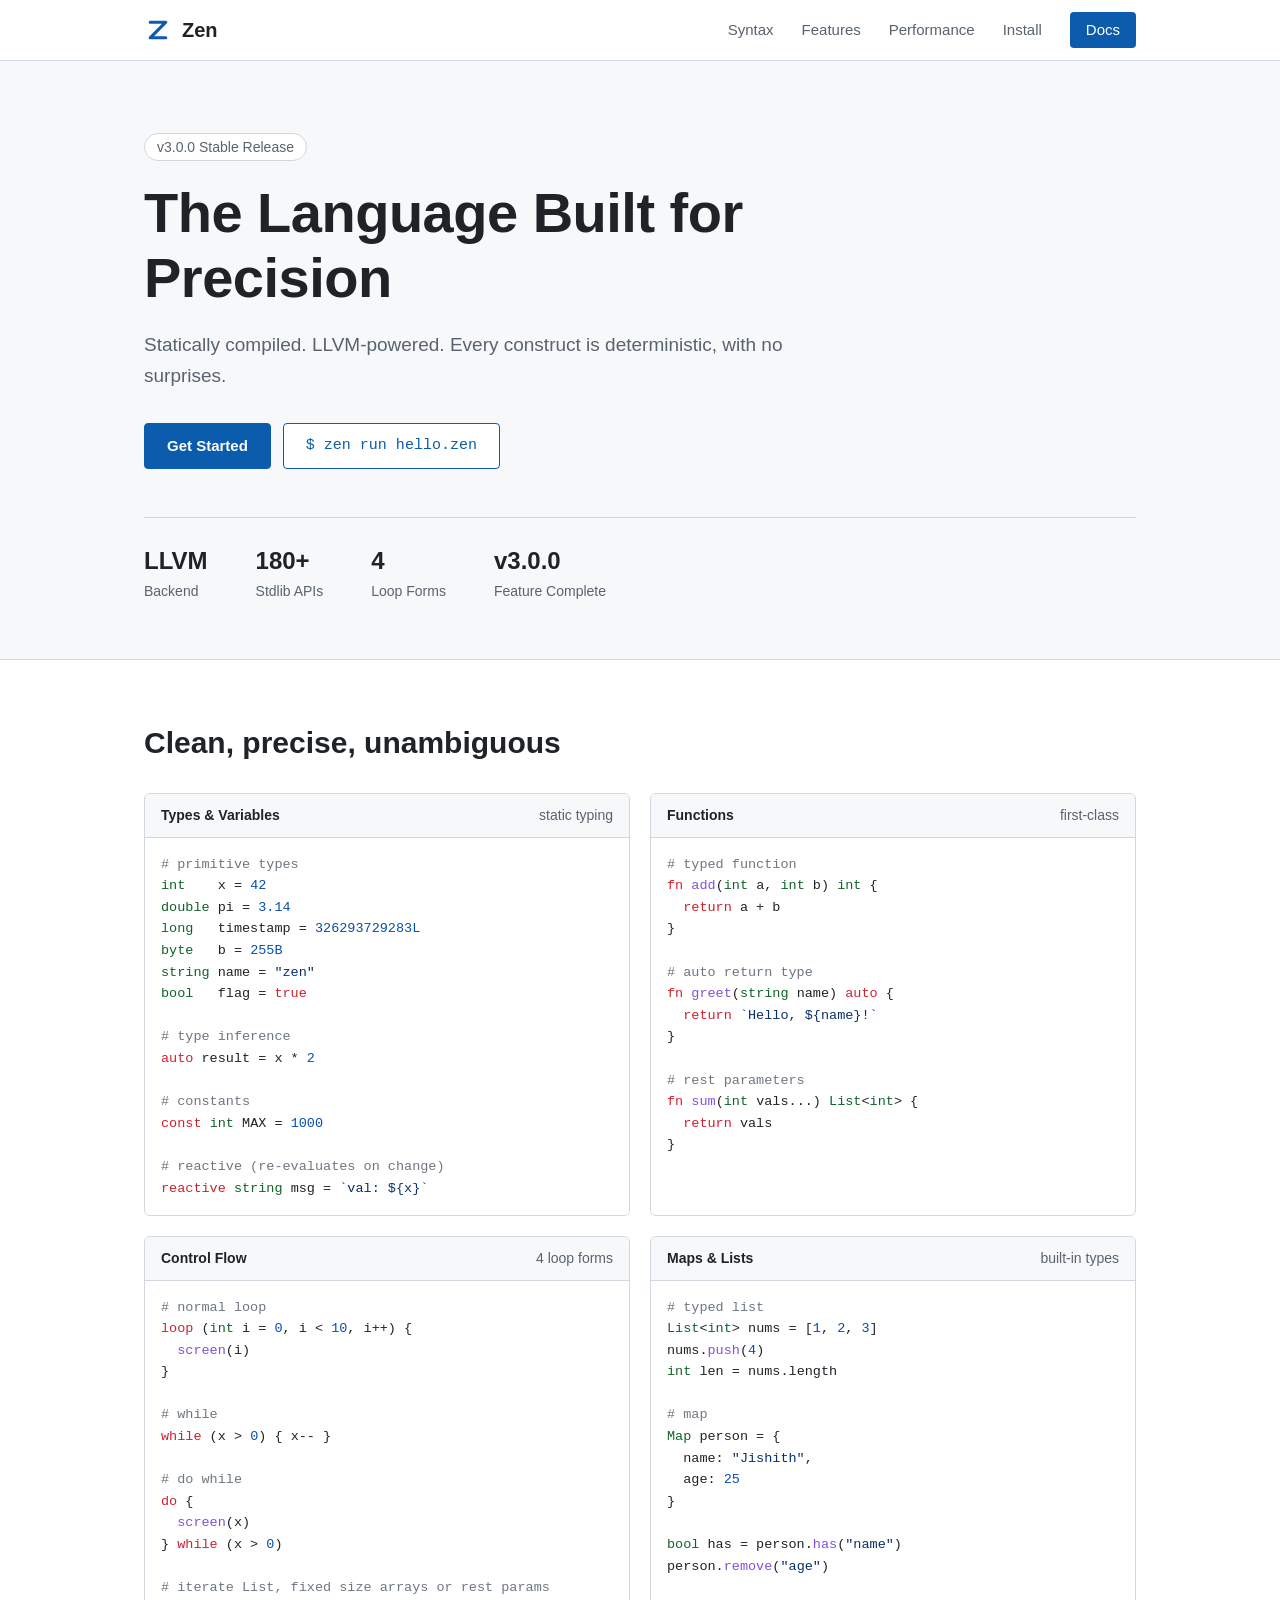
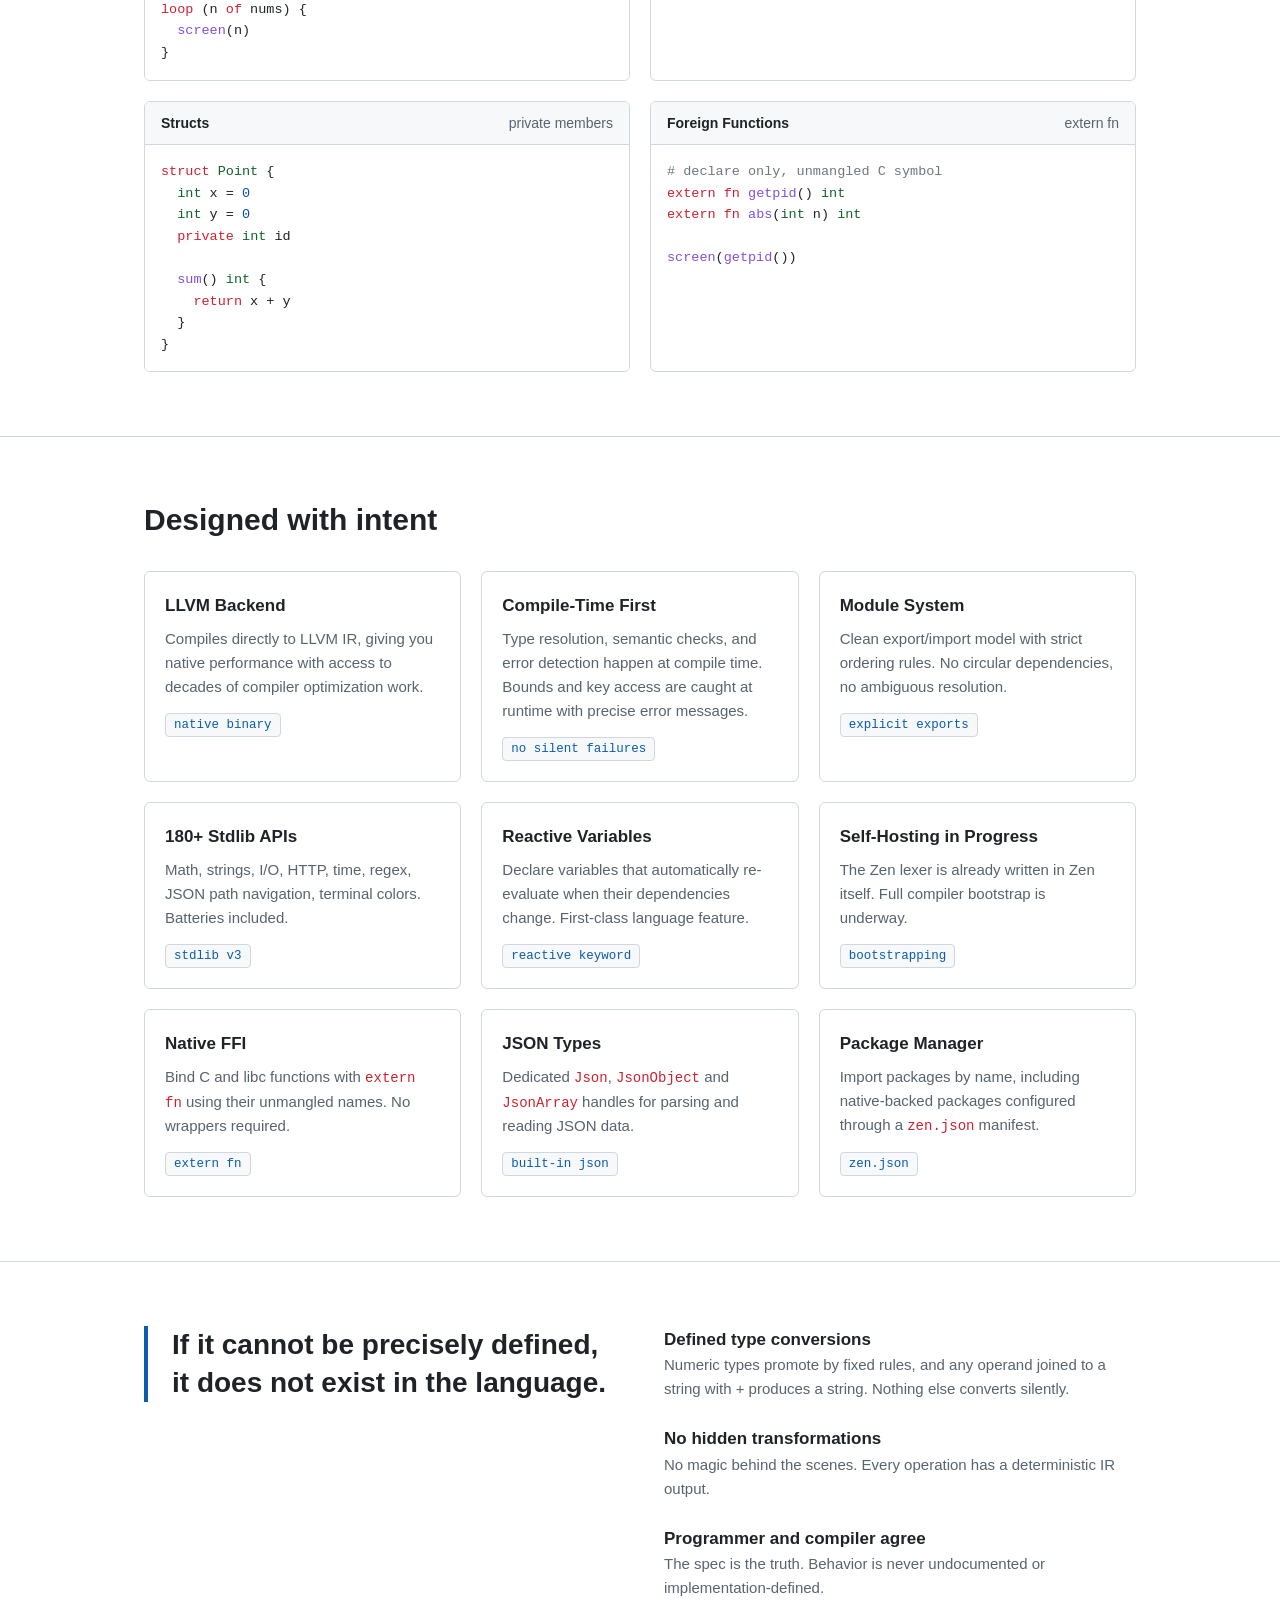
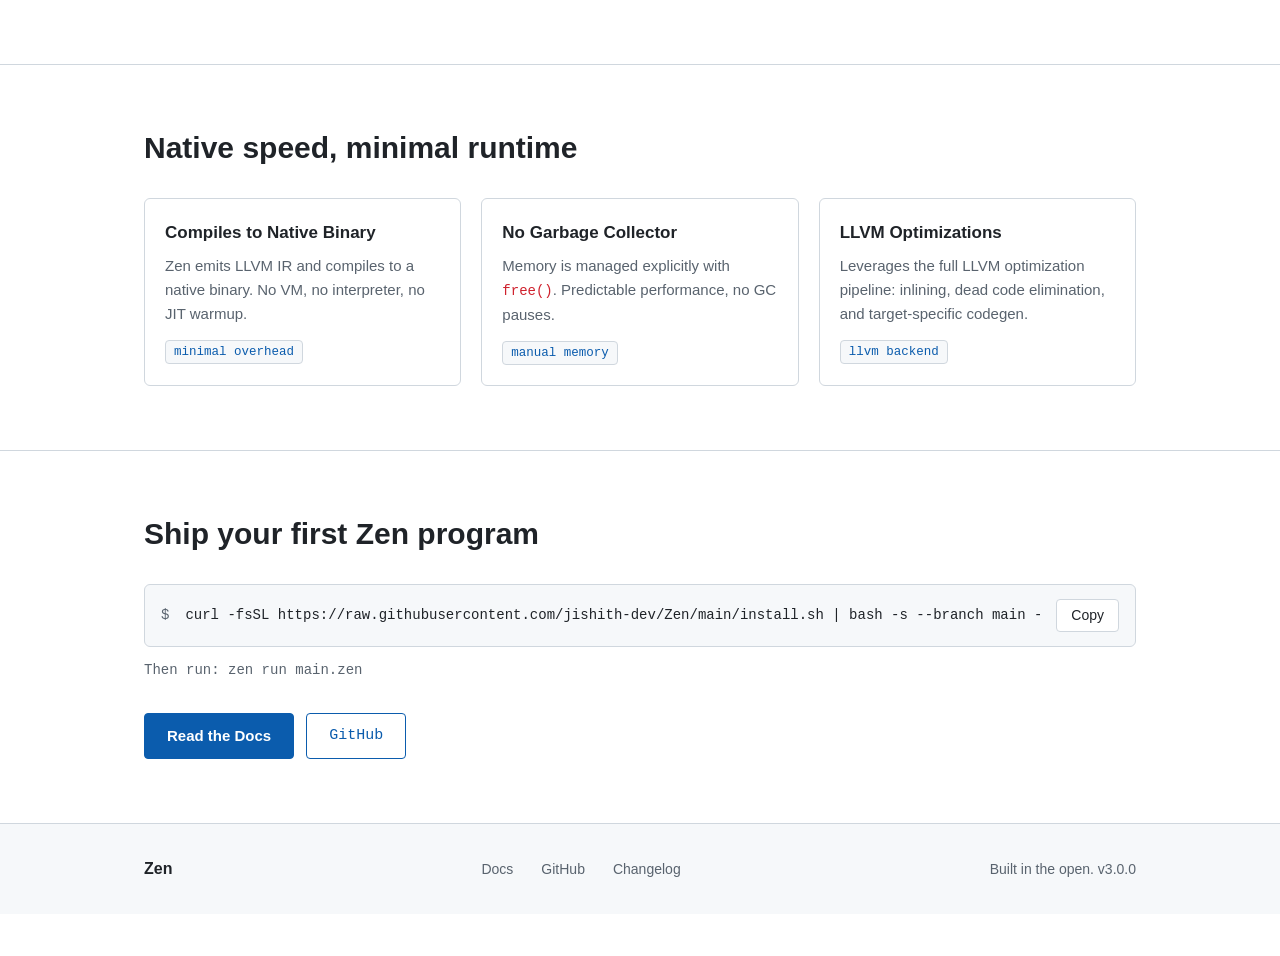
<file: index.html>
<!DOCTYPE html>
<html lang="en">
<head>
<meta charset="UTF-8">
<meta name="viewport" content="width=device-width, initial-scale=1">
<title>Zen Programming Language</title>
<meta name="description" content="Zen is a fast LLVM-based compiled programming language featuring modern syntax, native performance, modules, enums, structs, FFI, a built-in HTTP server, and an integrated package manager.">
<meta name="author" content="Jishith">
<meta name="theme-color" content="#0b4f8a">
<style>
*{margin:0;padding:0;box-sizing:border-box}
:root{
  --bg:#fff;
  --surface:#f6f8fa;
  --border:#d0d7de;
  --text:#1f2328;
  --muted:#59636e;
  --accent:#0b5cad;
  --accent-dark:#084680;
  --kw:#cf222e;
  --fn:#8250df;
  --str:#0a3069;
  --num:#0550ae;
  --ty:#116329;
  --cm:#6e7781;
  --sans:-apple-system,BlinkMacSystemFont,"Segoe UI",Roboto,"Helvetica Neue",Arial,sans-serif;
  --mono:ui-monospace,SFMono-Regular,Menlo,Consolas,"Liberation Mono",monospace;
}
html{scroll-behavior:smooth;scroll-padding-top:72px}
body{background:var(--bg);color:var(--text);font-family:var(--sans);font-size:16px;line-height:1.6}
a{color:var(--accent)}
.wrap{max-width:1040px;margin:0 auto;padding:0 24px}
header{position:sticky;top:0;z-index:10;background:var(--bg);border-bottom:1px solid var(--border)}
.bar{display:flex;align-items:center;justify-content:space-between;height:60px}
.logo{display:flex;align-items:center;gap:10px;font-size:20px;font-weight:700;color:var(--text);text-decoration:none}
.logo svg{display:block}
nav{display:flex;gap:28px;align-items:center}
nav a{color:var(--muted);text-decoration:none;font-size:15px}
nav a:hover{color:var(--accent)}
nav a.docs{color:#fff;background:var(--accent);padding:6px 16px;border-radius:4px}
nav a.docs:hover{background:var(--accent-dark);color:#fff}
.hero{background:var(--surface);border-bottom:1px solid var(--border);padding:72px 0 56px}
.version{display:inline-block;font-size:14px;color:var(--muted);border:1px solid var(--border);background:var(--bg);padding:2px 12px;border-radius:999px;margin-bottom:20px}
h1{font-size:clamp(36px,6vw,56px);line-height:1.15;font-weight:700;letter-spacing:-0.5px;max-width:14em}
.lead{font-size:19px;color:var(--muted);max-width:34em;margin-top:20px}
.actions{display:flex;gap:12px;flex-wrap:wrap;margin-top:32px}
.btn{display:inline-block;padding:10px 22px;border-radius:4px;font-size:15px;font-weight:600;text-decoration:none;border:1px solid var(--accent);background:var(--accent);color:#fff}
.btn:hover{background:var(--accent-dark);border-color:var(--accent-dark)}
.btn.alt{background:var(--bg);color:var(--accent);font-family:var(--mono);font-weight:500}
.btn.alt:hover{background:var(--surface)}
.stats{display:flex;flex-wrap:wrap;gap:16px 48px;margin-top:48px;padding-top:24px;border-top:1px solid var(--border)}
.stats dt{font-size:24px;font-weight:700}
.stats dd{font-size:14px;color:var(--muted)}
section{padding:64px 0;border-bottom:1px solid var(--border)}
section:last-of-type{border-bottom:0}
h2{font-size:30px;line-height:1.25;font-weight:700;margin-bottom:32px}
.grid2{display:grid;grid-template-columns:repeat(2,1fr);gap:20px}
.grid3{display:grid;grid-template-columns:repeat(3,1fr);gap:20px}
.code{border:1px solid var(--border);border-radius:6px;overflow:hidden;min-width:0}
.code-head{display:flex;justify-content:space-between;align-items:center;gap:12px;padding:10px 16px;background:var(--surface);border-bottom:1px solid var(--border);font-size:14px}
.code-head b{font-weight:600}
.code-head span{color:var(--muted)}
pre{padding:16px;overflow-x:auto;font-family:var(--mono);font-size:13.5px;line-height:1.6;background:var(--bg)}
.k{color:var(--kw)}.f{color:var(--fn)}.s{color:var(--str)}.n{color:var(--num)}.t{color:var(--ty)}.c{color:var(--cm)}
.card{border:1px solid var(--border);border-radius:6px;padding:20px}
.card h3{font-size:17px;font-weight:600;margin-bottom:8px}
.card p{font-size:15px;color:var(--muted)}
.card code{font-family:var(--mono);font-size:14px;color:var(--kw)}
.tag{display:inline-block;margin-top:14px;font-family:var(--mono);font-size:12.5px;color:var(--accent);background:var(--surface);border:1px solid var(--border);padding:1px 8px;border-radius:4px}
.philosophy{display:grid;grid-template-columns:1fr 1fr;gap:48px;align-items:start}
.quote{font-size:28px;line-height:1.35;font-weight:600;border-left:4px solid var(--accent);padding-left:24px}
.points div+div{margin-top:24px}
.points h3{font-size:17px;font-weight:600}
.points p{font-size:15px;color:var(--muted)}
.install{display:flex;align-items:center;gap:16px;background:var(--surface);border:1px solid var(--border);border-radius:6px;padding:14px 16px;font-family:var(--mono);font-size:14px}
.install .p{color:var(--muted)}
.install .cmd{flex:1;overflow-x:auto;white-space:nowrap}
.install button{font:inherit;font-family:var(--sans);font-size:14px;padding:4px 14px;border:1px solid var(--border);border-radius:4px;background:var(--bg);color:var(--text);cursor:pointer}
.install button:hover{border-color:var(--accent);color:var(--accent)}
.note{margin-top:12px;font-size:14px;color:var(--muted);font-family:var(--mono)}
footer{background:var(--surface);border-top:1px solid var(--border);padding:32px 0;font-size:14px;color:var(--muted)}
footer .wrap{display:flex;flex-wrap:wrap;justify-content:space-between;align-items:center;gap:16px}
footer b{color:var(--text);font-size:16px}
footer nav a{font-size:14px}
a:focus-visible,button:focus-visible{outline:2px solid var(--accent);outline-offset:2px}
@media(max-width:820px){
  .grid2,.grid3,.philosophy{grid-template-columns:1fr}
  .philosophy{gap:32px}
  nav{gap:16px}
  nav a.hide{display:none}
  .hero{padding:48px 0 40px}
}
</style>
</head>
<body>
<header>
  <div class="wrap bar">
    <a href="#" class="logo">
      <svg viewBox="0 0 36 36" width="28" height="28" xmlns="http://www.w3.org/2000/svg" aria-hidden="true"><polyline points="8,8 28,8 8,28 28,28" fill="none" stroke="#0b5cad" stroke-width="4" stroke-linecap="round" stroke-linejoin="round"/></svg>
      Zen
    </a>
    <nav>
      <a href="#code-section" class="hide">Syntax</a>
      <a href="#features" class="hide">Features</a>
      <a href="#benchmark" class="hide">Performance</a>
      <a href="#install" class="hide">Install</a>
      <a href="./site/index.html" class="docs">Docs</a>
    </nav>
  </div>
</header>

<main>
<div class="hero">
  <div class="wrap">
    <span class="version">v3.0.0 Stable Release</span>
    <h1>The Language Built for Precision</h1>
    <p class="lead">Statically compiled. LLVM-powered. Every construct is deterministic, with no surprises.</p>
    <div class="actions">
      <a href="#install" class="btn">Get Started</a>
      <a href="#code-section" class="btn alt">$ zen run hello.zen</a>
    </div>
    <dl class="stats">
      <div><dt>LLVM</dt><dd>Backend</dd></div>
      <div><dt>180+</dt><dd>Stdlib APIs</dd></div>
      <div><dt>4</dt><dd>Loop Forms</dd></div>
      <div><dt>v3.0.0</dt><dd>Feature Complete</dd></div>
    </dl>
  </div>
</div>

<section id="code-section">
  <div class="wrap">
    <h2>Clean, precise, unambiguous</h2>
    <div class="grid2">
      <div class="code">
        <div class="code-head"><b>Types &amp; Variables</b><span>static typing</span></div>
<pre><code><span class="c"># primitive types</span>
<span class="t">int</span>    x = <span class="n">42</span>
<span class="t">double</span> pi = <span class="n">3.14</span>
<span class="t">long</span>   timestamp = <span class="n">326293729283L</span>
<span class="t">byte</span>   b = <span class="n">255B</span>
<span class="t">string</span> name = <span class="s">"zen"</span>
<span class="t">bool</span>   flag = <span class="k">true</span>

<span class="c"># type inference</span>
<span class="k">auto</span> result = x * <span class="n">2</span>

<span class="c"># constants</span>
<span class="k">const</span> <span class="t">int</span> MAX = <span class="n">1000</span>

<span class="c"># reactive (re-evaluates on change)</span>
<span class="k">reactive</span> <span class="t">string</span> msg = <span class="s">`val: ${x}`</span></code></pre>
      </div>
      <div class="code">
        <div class="code-head"><b>Functions</b><span>first-class</span></div>
<pre><code><span class="c"># typed function</span>
<span class="k">fn</span> <span class="f">add</span>(<span class="t">int</span> a, <span class="t">int</span> b) <span class="t">int</span> {
  <span class="k">return</span> a + b
}

<span class="c"># auto return type</span>
<span class="k">fn</span> <span class="f">greet</span>(<span class="t">string</span> name) <span class="k">auto</span> {
  <span class="k">return</span> <span class="s">`Hello, ${name}!`</span>
}

<span class="c"># rest parameters</span>
<span class="k">fn</span> <span class="f">sum</span>(<span class="t">int</span> vals...) <span class="t">List</span>&lt;<span class="t">int</span>&gt; {
  <span class="k">return</span> vals
}</code></pre>
      </div>
      <div class="code">
        <div class="code-head"><b>Control Flow</b><span>4 loop forms</span></div>
<pre><code><span class="c"># normal loop</span>
<span class="k">loop</span> (<span class="t">int</span> i = <span class="n">0</span>, i &lt; <span class="n">10</span>, i++) {
  <span class="f">screen</span>(i)
}

<span class="c"># while</span>
<span class="k">while</span> (x &gt; <span class="n">0</span>) { x-- }

<span class="c"># do while</span>
<span class="k">do</span> {
  <span class="f">screen</span>(x)
} <span class="k">while</span> (x &gt; <span class="n">0</span>)

<span class="c"># iterate List, fixed size arrays or rest params</span>
<span class="k">loop</span> (n <span class="k">of</span> nums) {
  <span class="f">screen</span>(n)
}</code></pre>
      </div>
      <div class="code">
        <div class="code-head"><b>Maps &amp; Lists</b><span>built-in types</span></div>
<pre><code><span class="c"># typed list</span>
<span class="t">List</span>&lt;<span class="t">int</span>&gt; nums = [<span class="n">1</span>, <span class="n">2</span>, <span class="n">3</span>]
nums.<span class="f">push</span>(<span class="n">4</span>)
<span class="t">int</span> len = nums.length

<span class="c"># map</span>
<span class="t">Map</span> person = {
  name: <span class="s">"Jishith"</span>,
  age: <span class="n">25</span>
}

<span class="t">bool</span> has = person.<span class="f">has</span>(<span class="s">"name"</span>)
person.<span class="f">remove</span>(<span class="s">"age"</span>)</code></pre>
      </div>
      <div class="code">
        <div class="code-head"><b>Structs</b><span>private members</span></div>
<pre><code><span class="k">struct</span> <span class="t">Point</span> {
  <span class="t">int</span> x = <span class="n">0</span>
  <span class="t">int</span> y = <span class="n">0</span>
  <span class="k">private</span> <span class="t">int</span> id

  <span class="f">sum</span>() <span class="t">int</span> {
    <span class="k">return</span> x + y
  }
}</code></pre>
      </div>
      <div class="code">
        <div class="code-head"><b>Foreign Functions</b><span>extern fn</span></div>
<pre><code><span class="c"># declare only, unmangled C symbol</span>
<span class="k">extern</span> <span class="k">fn</span> <span class="f">getpid</span>() <span class="t">int</span>
<span class="k">extern</span> <span class="k">fn</span> <span class="f">abs</span>(<span class="t">int</span> n) <span class="t">int</span>

<span class="f">screen</span>(<span class="f">getpid</span>())</code></pre>
      </div>
    </div>
  </div>
</section>

<section id="features">
  <div class="wrap">
    <h2>Designed with intent</h2>
    <div class="grid3">
      <div class="card">
        <h3>LLVM Backend</h3>
        <p>Compiles directly to LLVM IR, giving you native performance with access to decades of compiler optimization work.</p>
        <span class="tag">native binary</span>
      </div>
      <div class="card">
        <h3>Compile-Time First</h3>
        <p>Type resolution, semantic checks, and error detection happen at compile time. Bounds and key access are caught at runtime with precise error messages.</p>
        <span class="tag">no silent failures</span>
      </div>
      <div class="card">
        <h3>Module System</h3>
        <p>Clean export/import model with strict ordering rules. No circular dependencies, no ambiguous resolution.</p>
        <span class="tag">explicit exports</span>
      </div>
      <div class="card">
        <h3>180+ Stdlib APIs</h3>
        <p>Math, strings, I/O, HTTP, time, regex, JSON path navigation, terminal colors. Batteries included.</p>
        <span class="tag">stdlib v3</span>
      </div>
      <div class="card">
        <h3>Reactive Variables</h3>
        <p>Declare variables that automatically re-evaluate when their dependencies change. First-class language feature.</p>
        <span class="tag">reactive keyword</span>
      </div>
      <div class="card">
        <h3>Self-Hosting in Progress</h3>
        <p>The Zen lexer is already written in Zen itself. Full compiler bootstrap is underway.</p>
        <span class="tag">bootstrapping</span>
      </div>
      <div class="card">
        <h3>Native FFI</h3>
        <p>Bind C and libc functions with <code>extern fn</code> using their unmangled names. No wrappers required.</p>
        <span class="tag">extern fn</span>
      </div>
      <div class="card">
        <h3>JSON Types</h3>
        <p>Dedicated <code>Json</code>, <code>JsonObject</code> and <code>JsonArray</code> handles for parsing and reading JSON data.</p>
        <span class="tag">built-in json</span>
      </div>
      <div class="card">
        <h3>Package Manager</h3>
        <p>Import packages by name, including native-backed packages configured through a <code>zen.json</code> manifest.</p>
        <span class="tag">zen.json</span>
      </div>
    </div>
  </div>
</section>

<section id="philosophy">
  <div class="wrap philosophy">
    <div class="quote">If it cannot be precisely defined, it does not exist in the language.</div>
    <div class="points">
      <div>
        <h3>Defined type conversions</h3>
        <p>Numeric types promote by fixed rules, and any operand joined to a string with + produces a string. Nothing else converts silently.</p>
      </div>
      <div>
        <h3>No hidden transformations</h3>
        <p>No magic behind the scenes. Every operation has a deterministic IR output.</p>
      </div>
      <div>
        <h3>Programmer and compiler agree</h3>
        <p>The spec is the truth. Behavior is never undocumented or implementation-defined.</p>
      </div>
    </div>
  </div>
</section>

<section id="benchmark">
  <div class="wrap">
    <h2>Native speed, minimal runtime</h2>
    <div class="grid3">
      <div class="card">
        <h3>Compiles to Native Binary</h3>
        <p>Zen emits LLVM IR and compiles to a native binary. No VM, no interpreter, no JIT warmup.</p>
        <span class="tag">minimal overhead</span>
      </div>
      <div class="card">
        <h3>No Garbage Collector</h3>
        <p>Memory is managed explicitly with <code>free()</code>. Predictable performance, no GC pauses.</p>
        <span class="tag">manual memory</span>
      </div>
      <div class="card">
        <h3>LLVM Optimizations</h3>
        <p>Leverages the full LLVM optimization pipeline: inlining, dead code elimination, and target-specific codegen.</p>
        <span class="tag">llvm backend</span>
      </div>
    </div>
  </div>
</section>

<section id="install">
  <div class="wrap">
    <h2>Ship your first Zen program</h2>
    <div class="install">
      <span class="p">$</span>
      <span class="cmd" id="install-cmd">curl -fsSL https://raw.githubusercontent.com/jishith-dev/Zen/main/install.sh | bash -s --branch main -y</span>
      <button type="button" id="copy-btn">Copy</button>
    </div>
    <p class="note">Then run: zen run main.zen</p>
    <div class="actions">
      <a href="./site/index.html" class="btn">Read the Docs</a>
      <a href="https://github.com/Jishith-dev/Zen" class="btn alt">GitHub</a>
    </div>
  </div>
</section>
</main>

<footer>
  <div class="wrap">
    <b>Zen</b>
    <nav>
      <a href="./site/index.html">Docs</a>
      <a href="https://github.com/Jishith-dev/Zen">GitHub</a>
      <a href="./site/changelog/index.html">Changelog</a>
    </nav>
    <span>Built in the open. v3.0.0</span>
  </div>
</footer>

<script>
document.getElementById('copy-btn').addEventListener('click',function(){
  var btn=this;
  var text=document.getElementById('install-cmd').textContent;
  navigator.clipboard.writeText(text).then(function(){
    btn.textContent='Copied';
    setTimeout(function(){btn.textContent='Copy'},2000);
  });
});
</script>
</body>
</html>
</file>
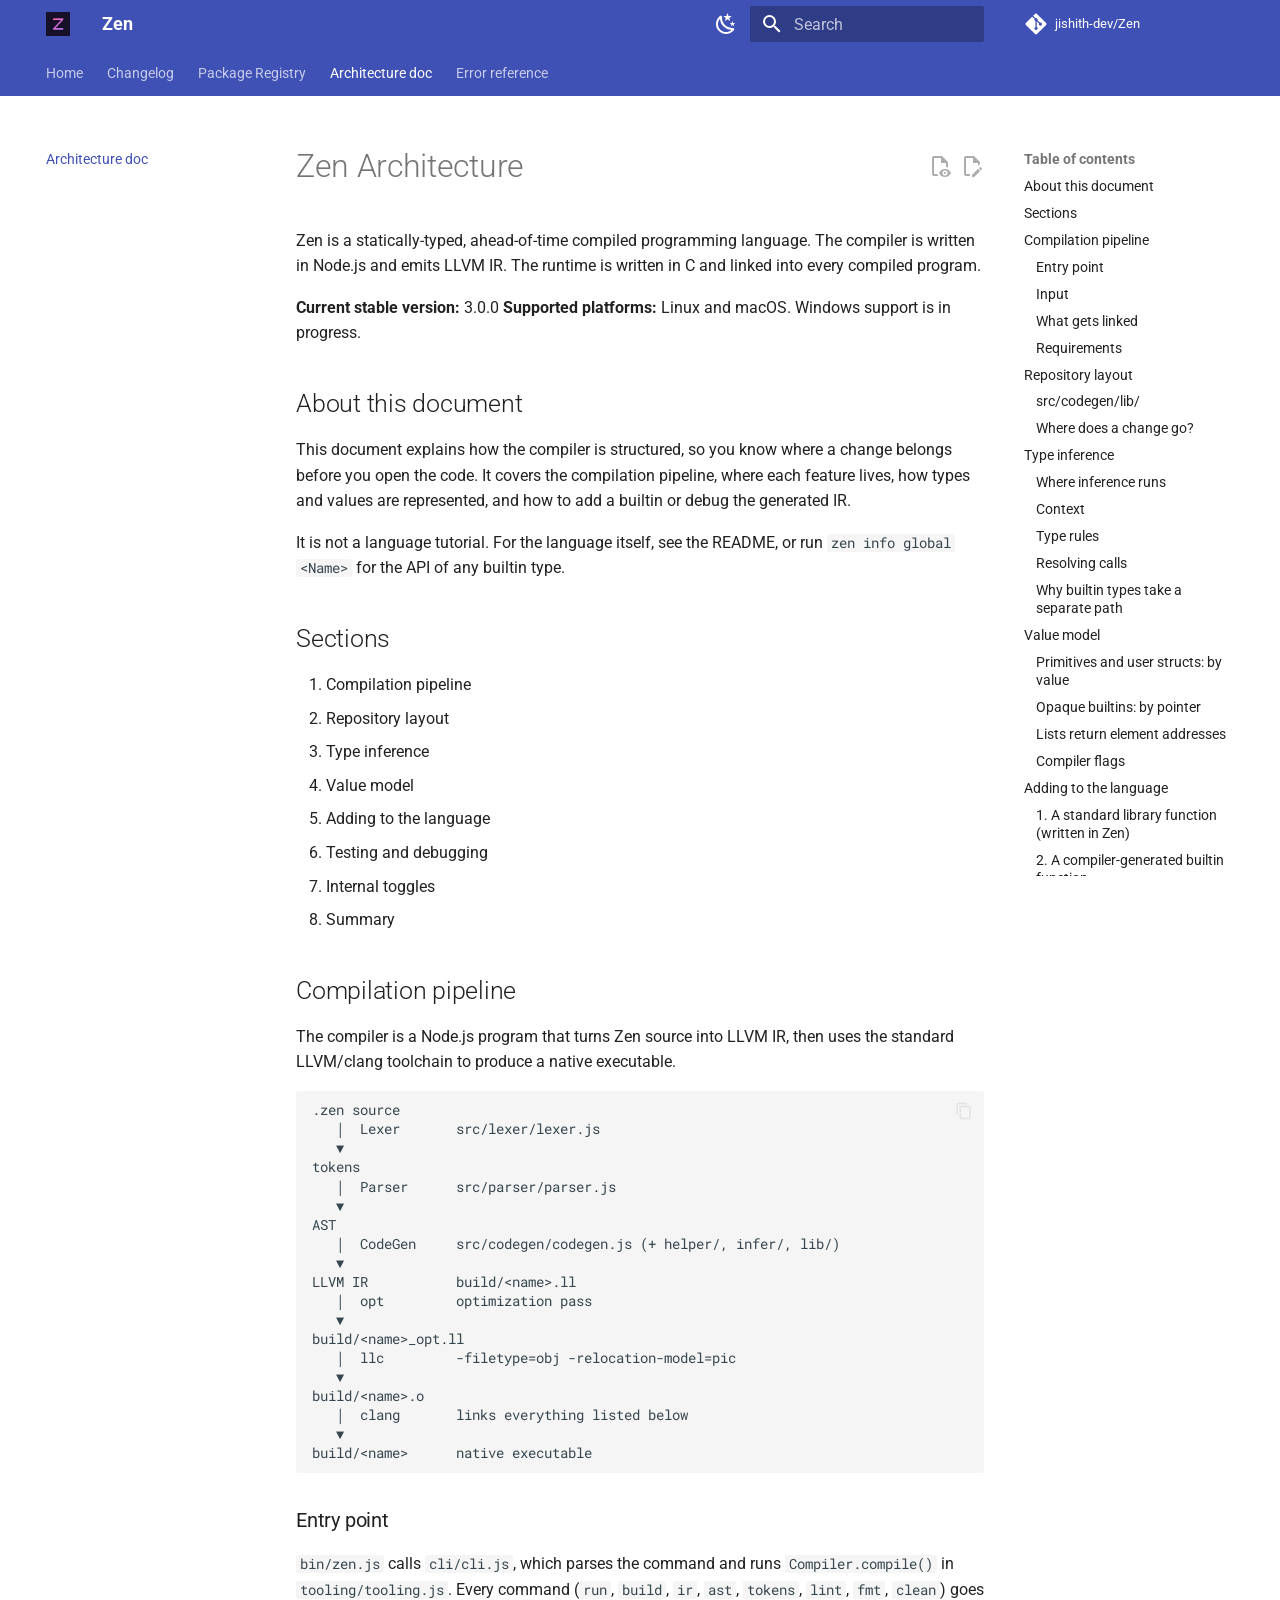
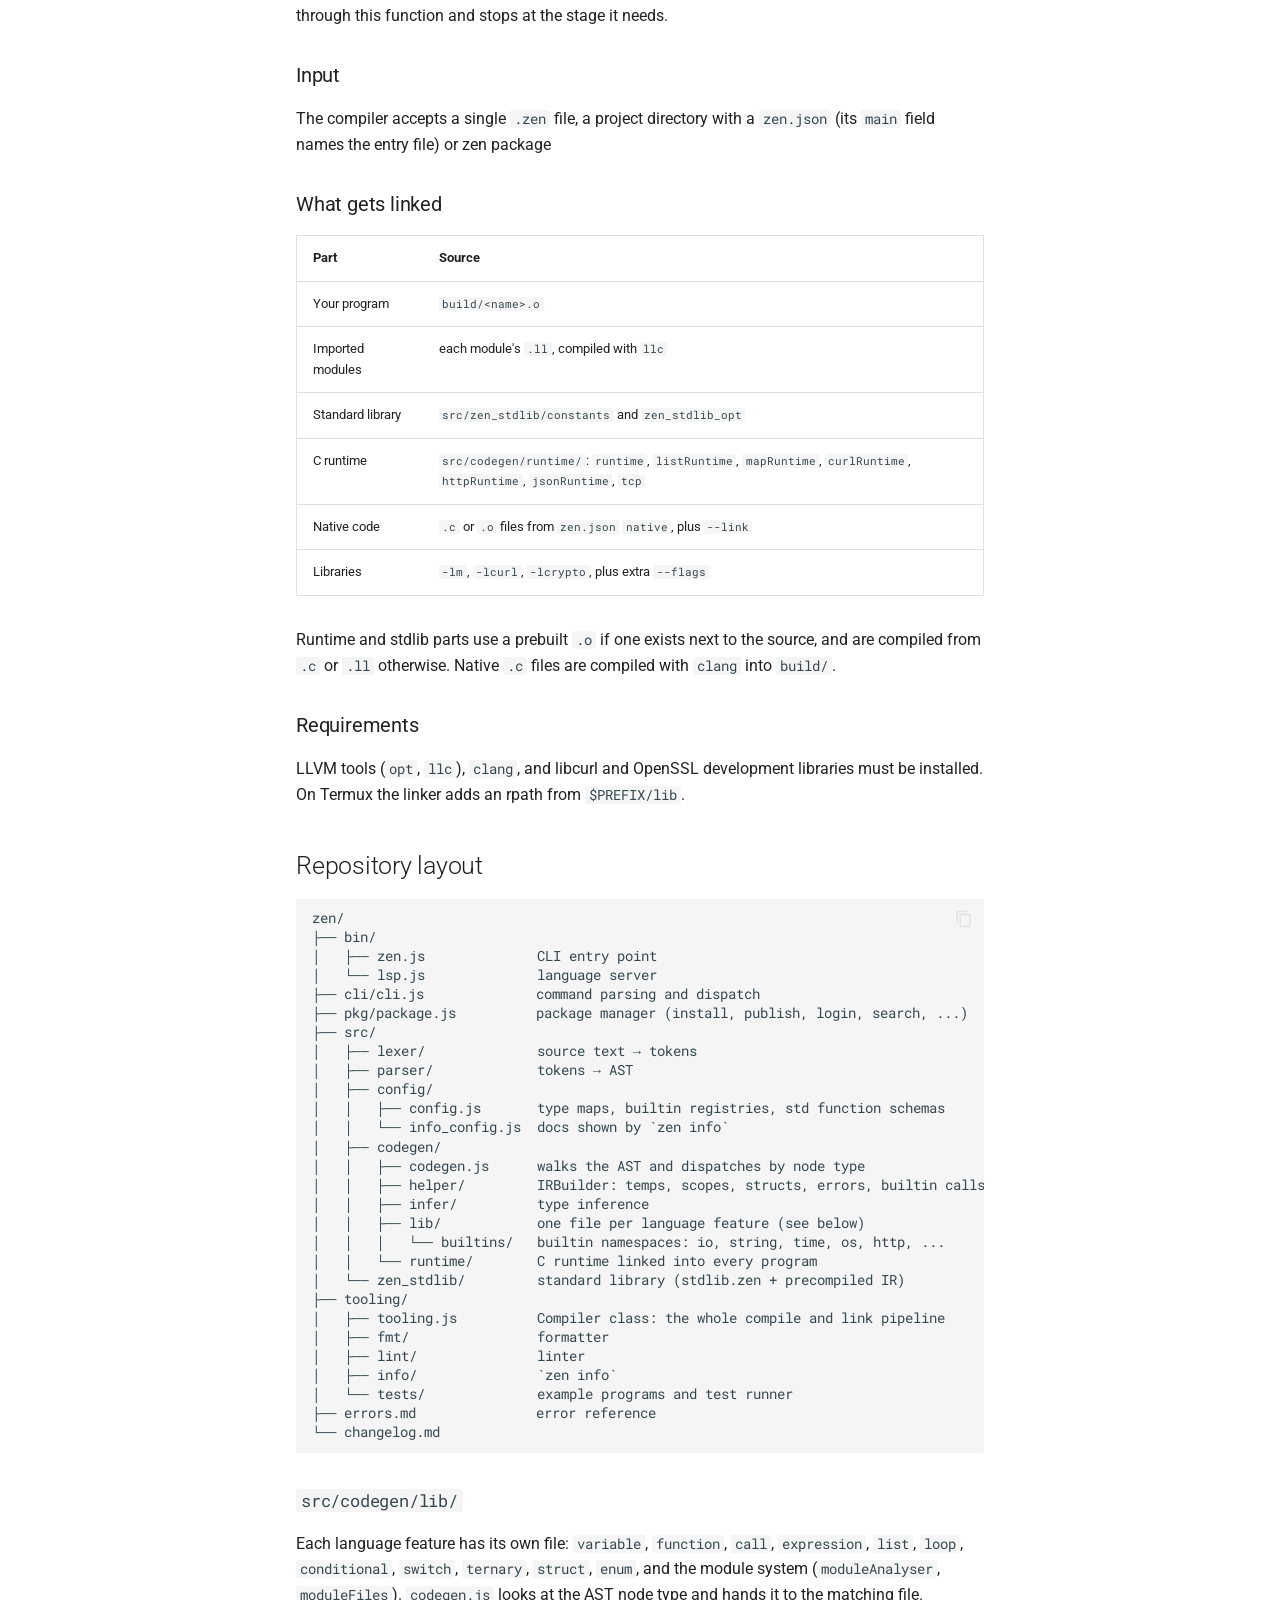
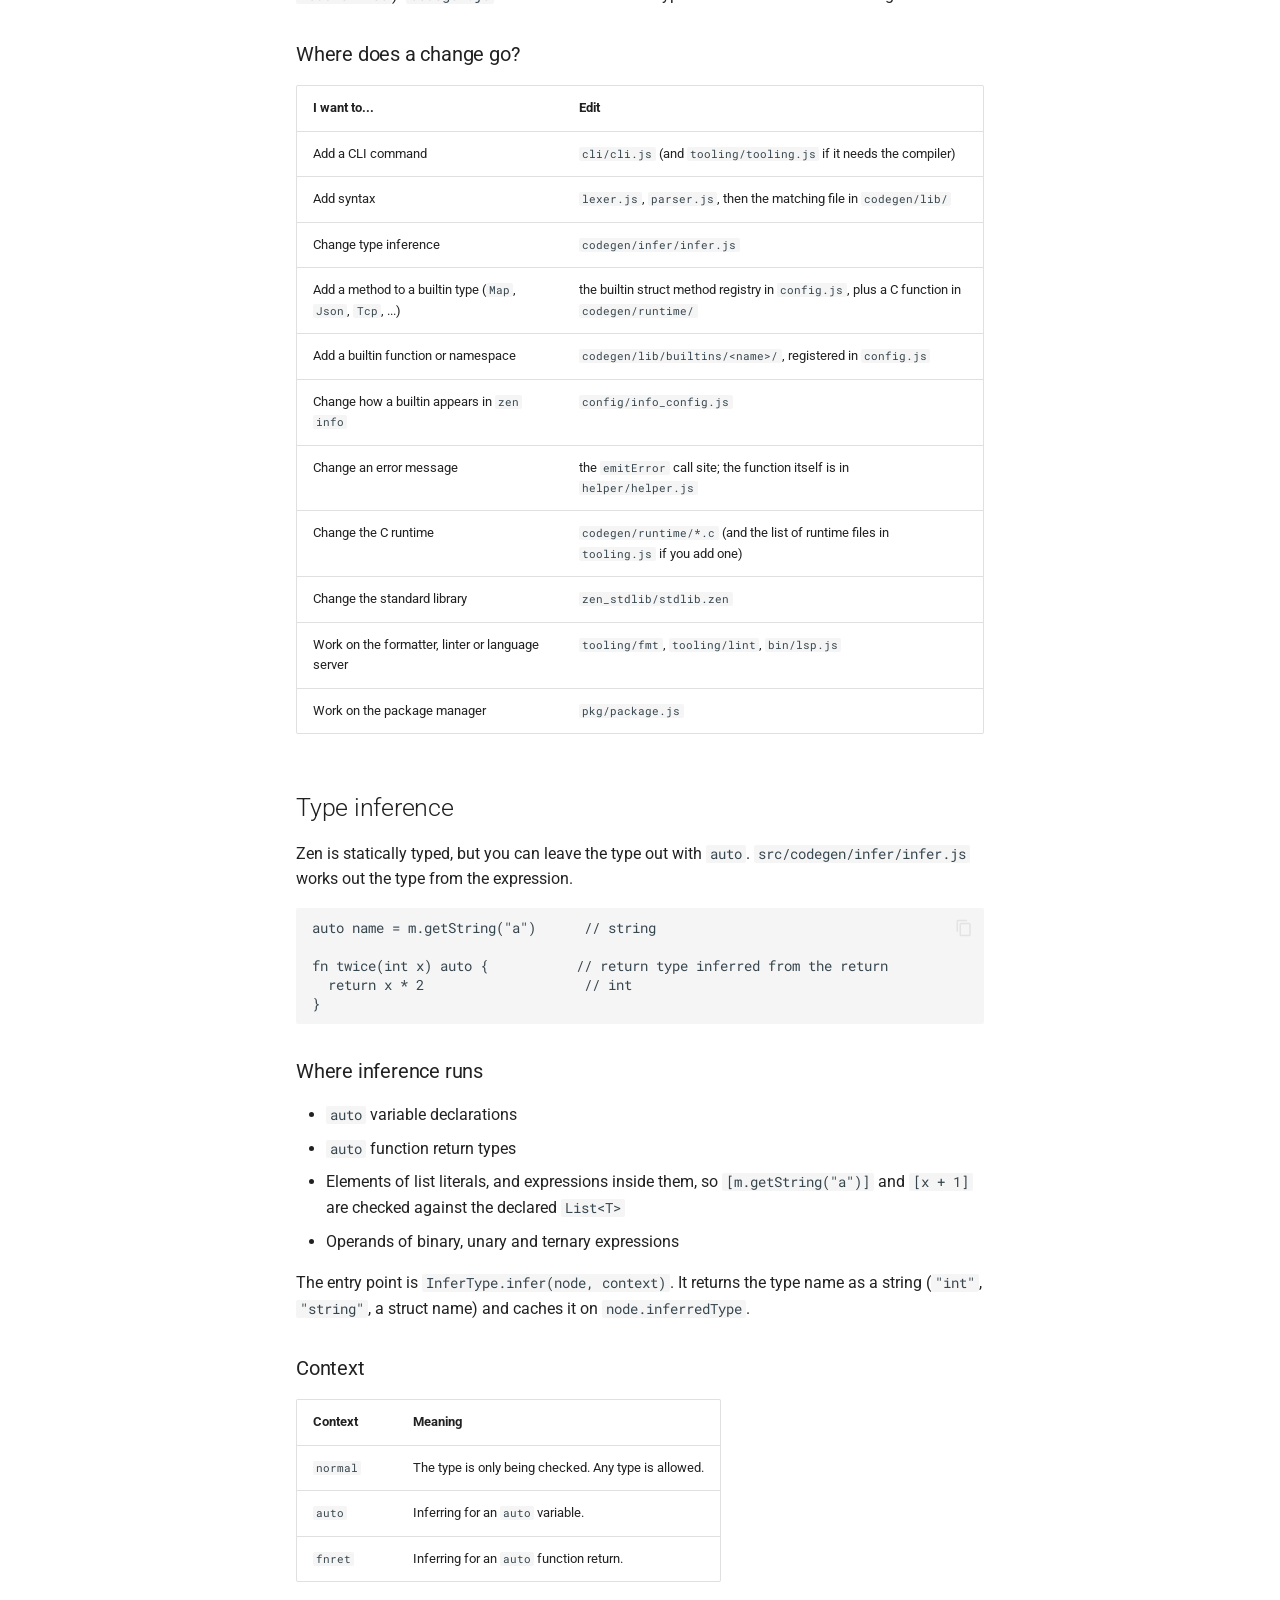
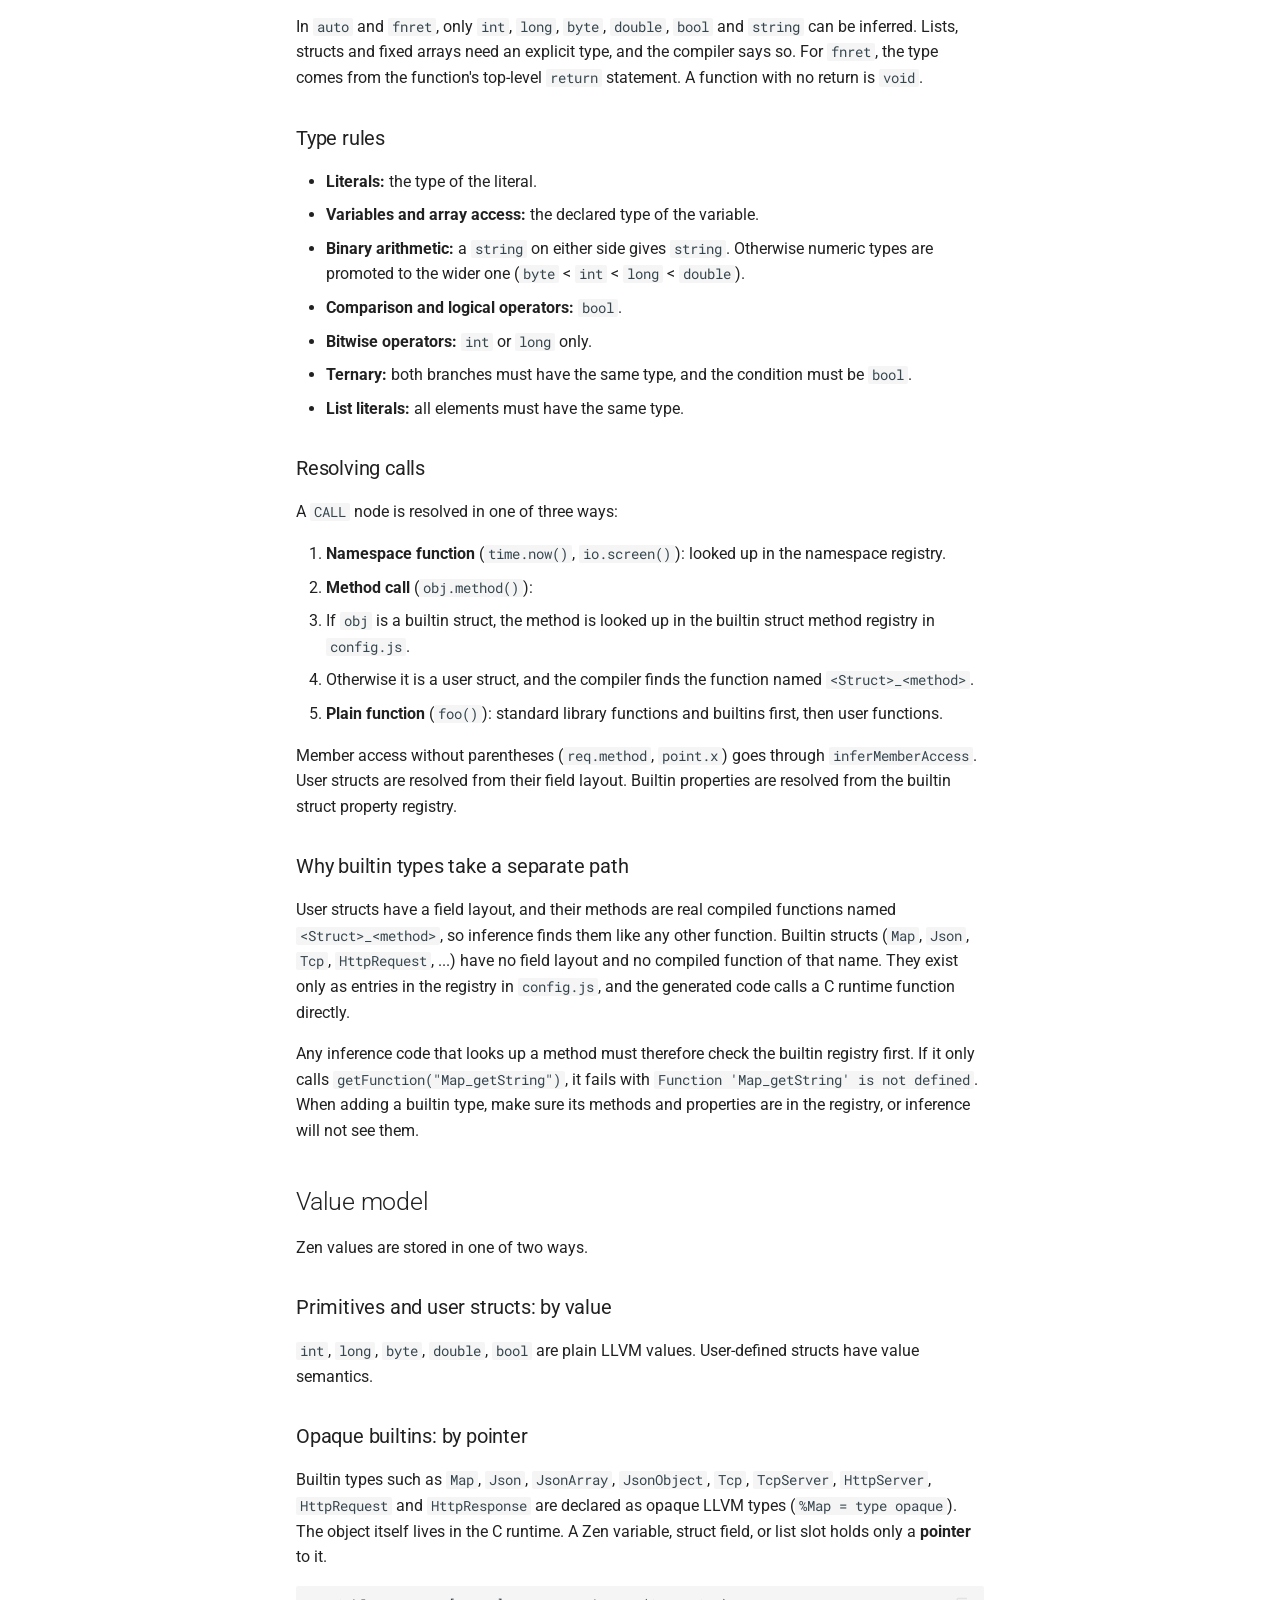
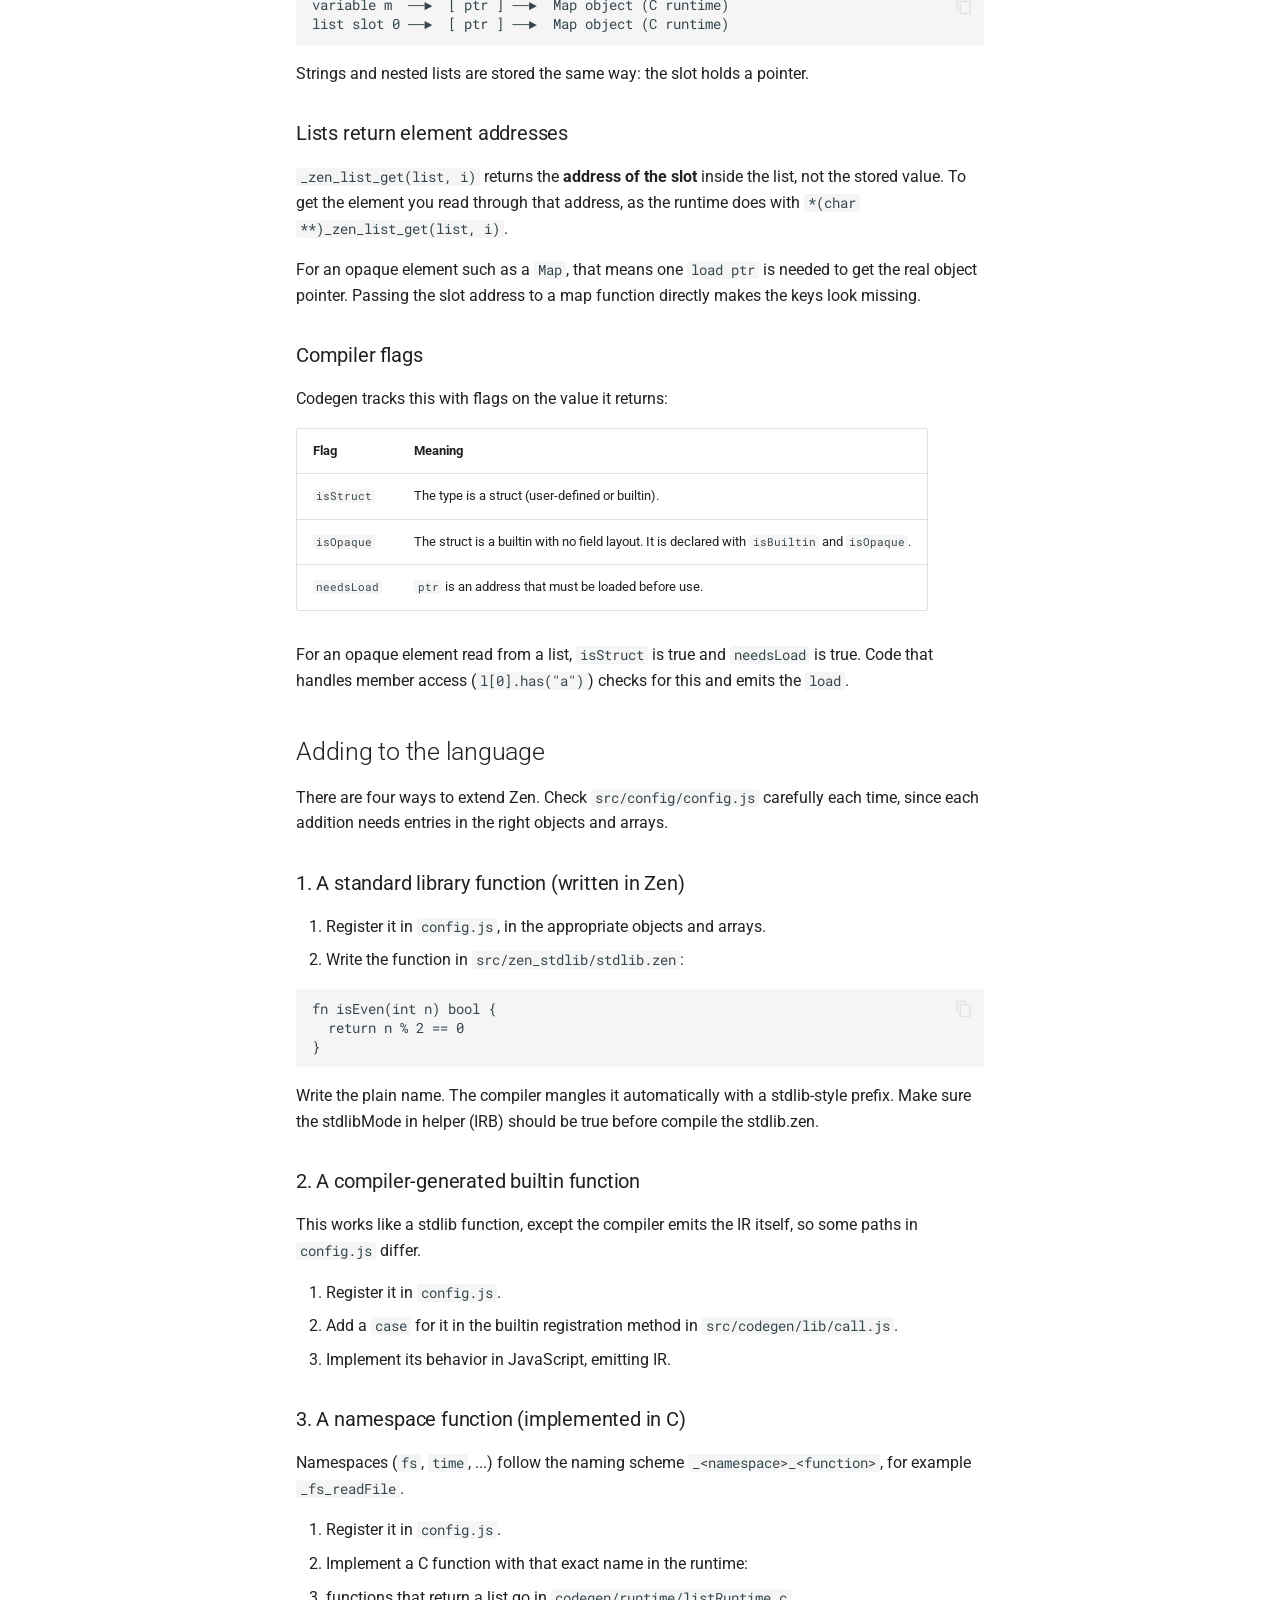
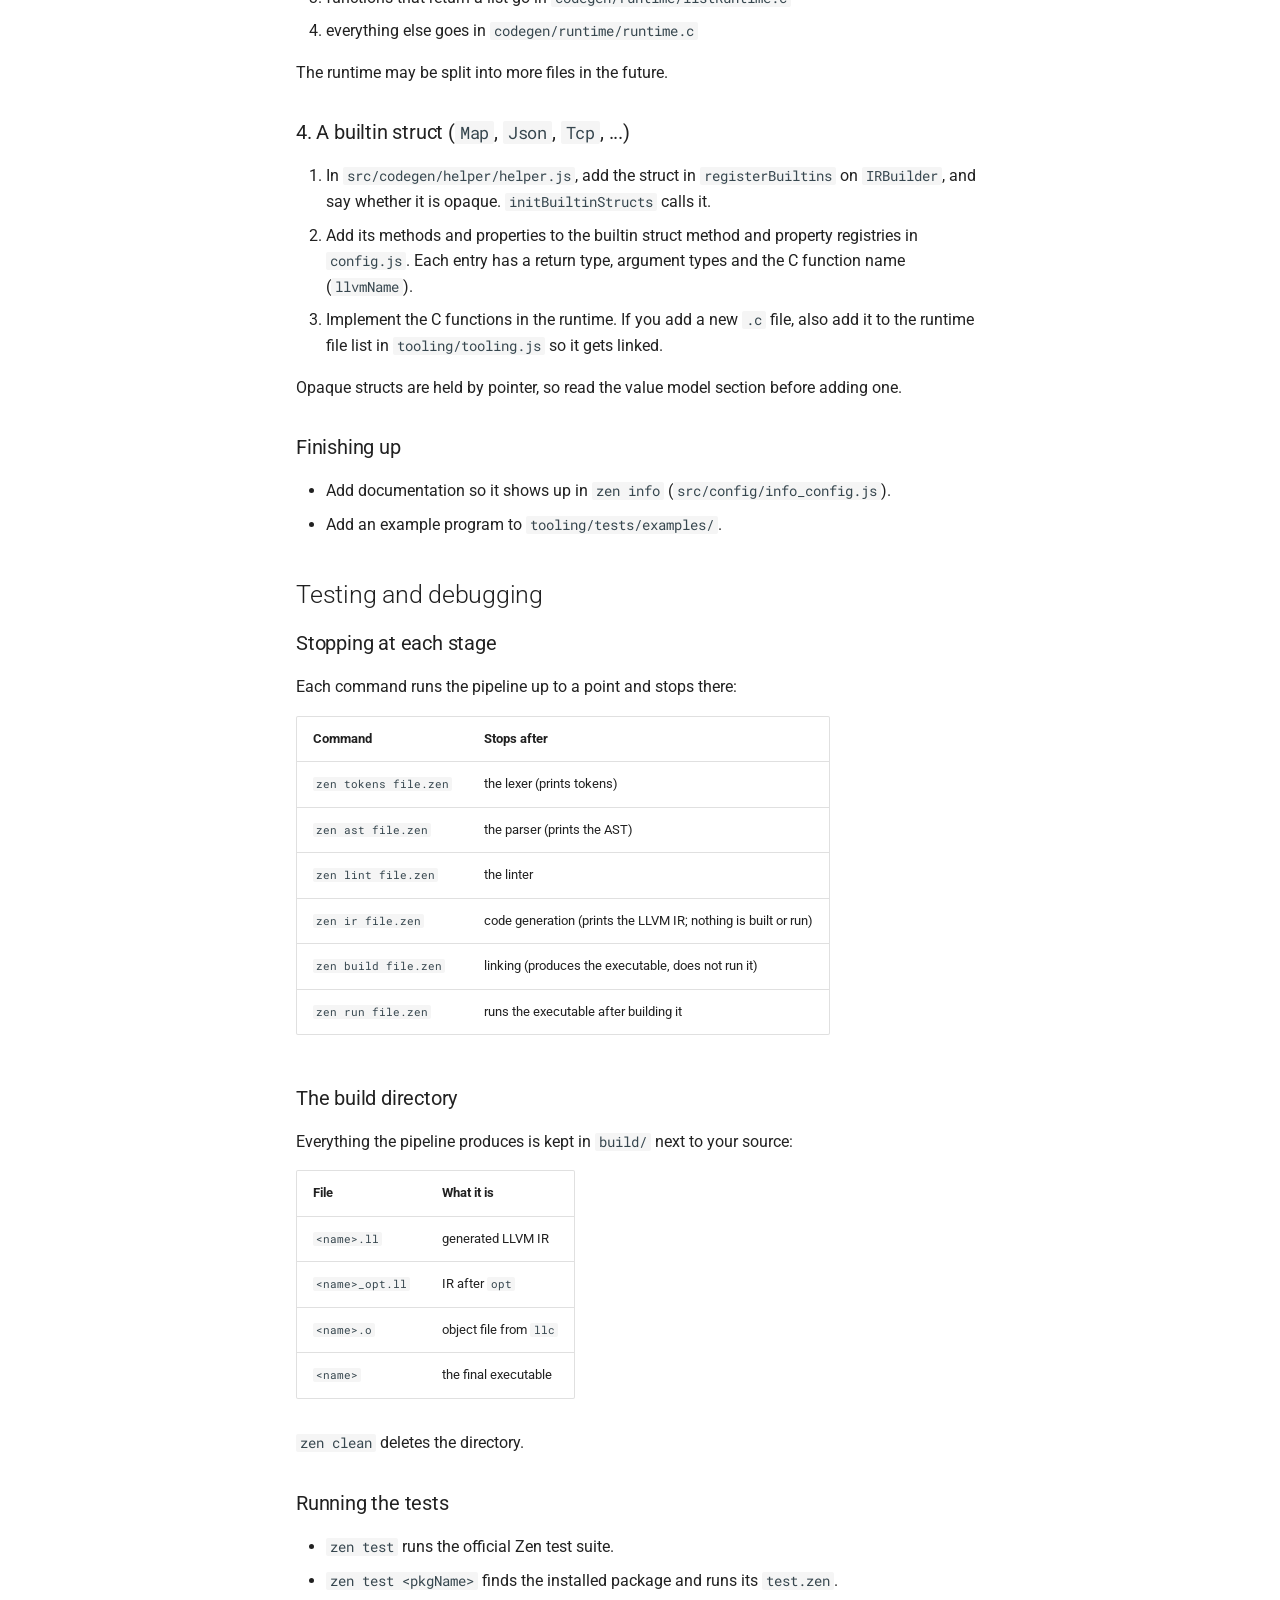
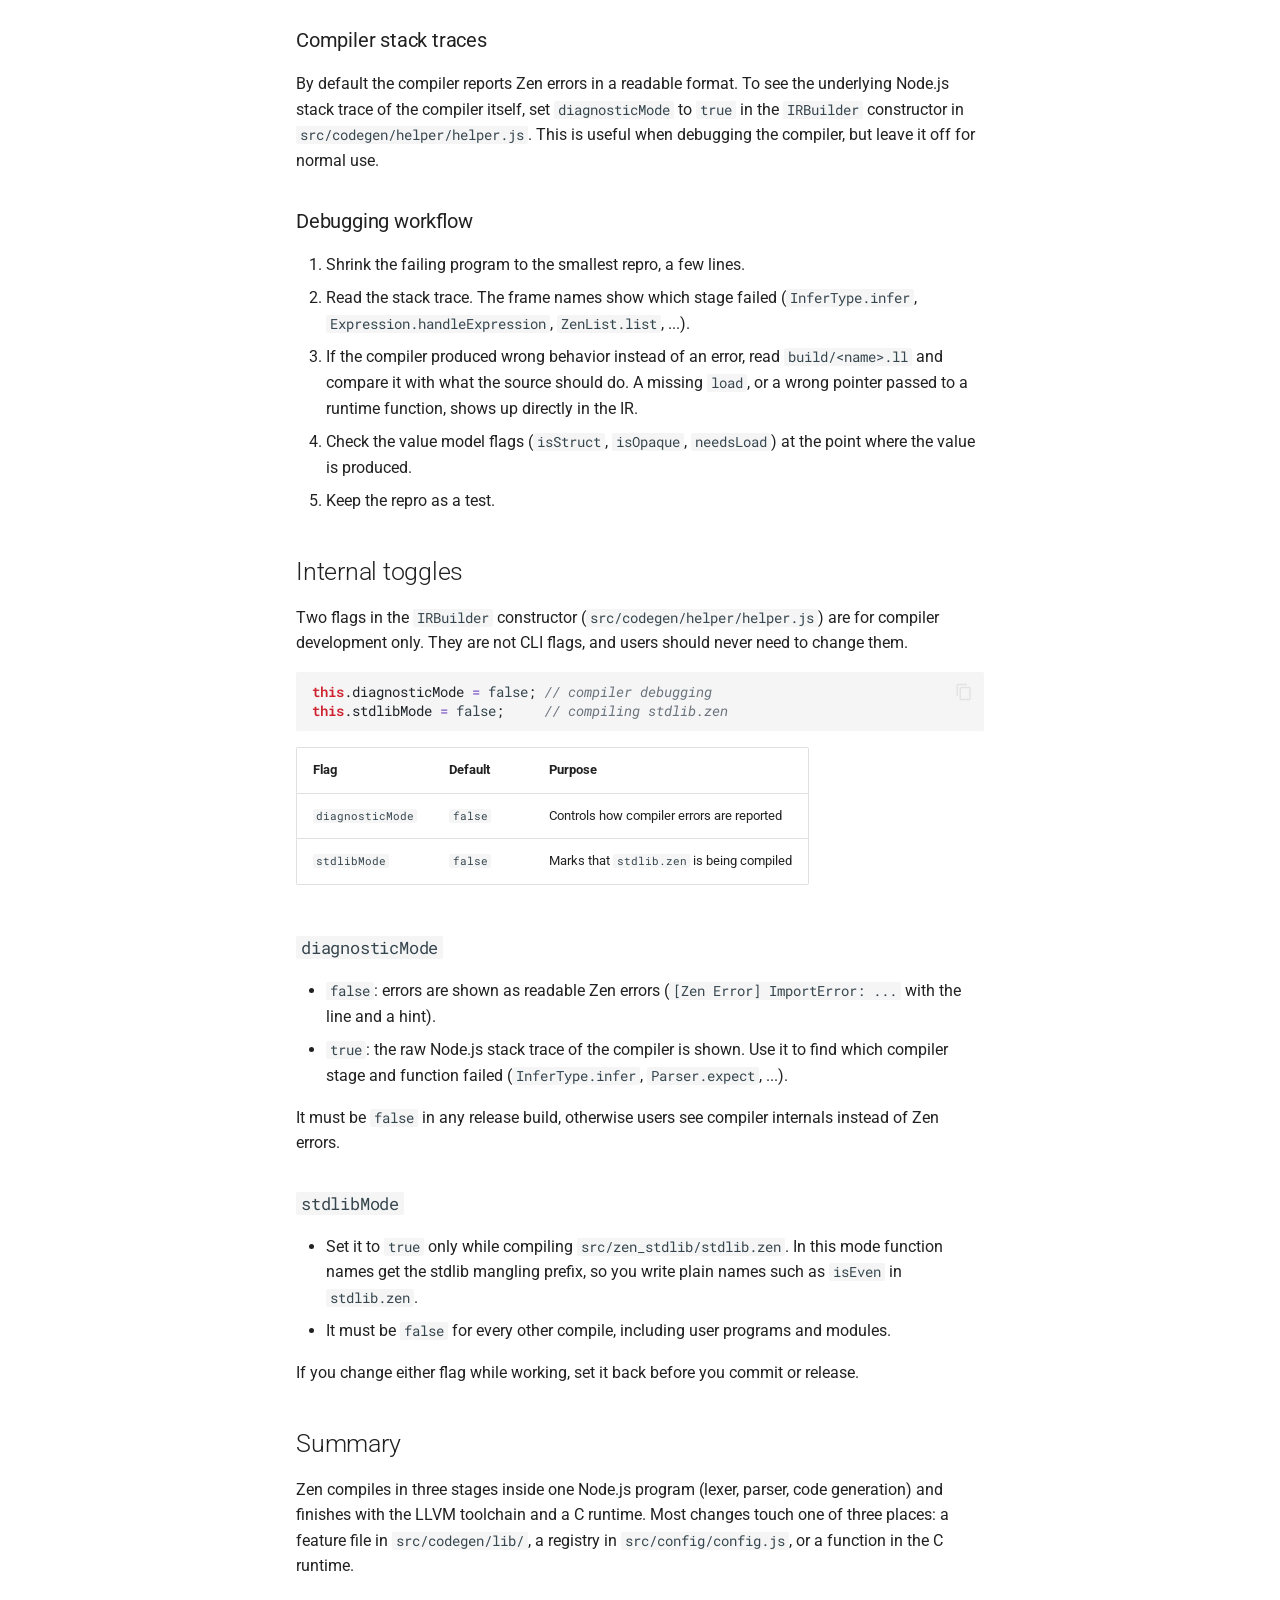
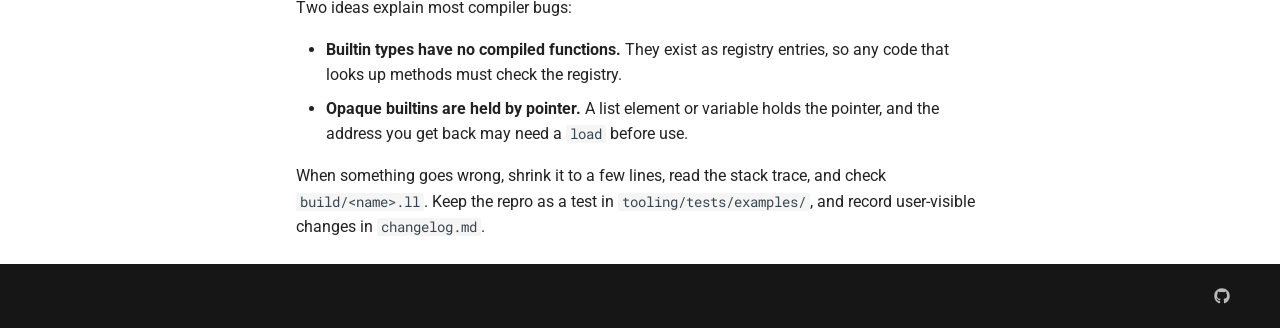
<file: site/architecture/index.html>
<!doctype html>
<html lang="en" class="no-js">
  <head>
    
      <meta charset="utf-8">
      <meta name="viewport" content="width=device-width,initial-scale=1">
      
        <meta name="description" content="ZEN programming language documentation">
      
      
        <meta name="author" content="Jishith">
      
      
        <link rel="canonical" href="https://jishith-dev.github.io/zen-doc/architecture/">
      
      
        <link rel="prev" href="../zen_package_manager/">
      
      
        <link rel="next" href="../errors/">
      
      
        
      
      
      <link rel="icon" href="../assets/zen-logo.png">
      <meta name="generator" content="mkdocs-1.6.1, mkdocs-material-9.7.7">
    
    
      
        <title>Architecture doc - Zen</title>
      
    
    
      <link rel="stylesheet" href="../assets/stylesheets/main.ec1eaa64.min.css">
      
        
        <link rel="stylesheet" href="../assets/stylesheets/palette.ab4e12ef.min.css">
      
      


    
    
      
    
    
      
        
        
        <link rel="preconnect" href="https://fonts.gstatic.com" crossorigin>
        <link rel="stylesheet" href="https://fonts.googleapis.com/css?family=Roboto:300,300i,400,400i,700,700i%7CRoboto+Mono:400,400i,700,700i&display=fallback">
        <style>:root{--md-text-font:"Roboto";--md-code-font:"Roboto Mono"}</style>
      
    
    
      <link rel="stylesheet" href="../styles/extra.css">
    
    <script>__md_scope=new URL("..",location),__md_hash=e=>[...e].reduce(((e,_)=>(e<<5)-e+_.charCodeAt(0)),0),__md_get=(e,_=localStorage,t=__md_scope)=>JSON.parse(_.getItem(t.pathname+"."+e)),__md_set=(e,_,t=localStorage,a=__md_scope)=>{try{t.setItem(a.pathname+"."+e,JSON.stringify(_))}catch(e){}}</script>
    
      

    
    
  </head>
  
  
    
    
      
    
    
    
    
    <body dir="ltr" data-md-color-scheme="default" data-md-color-primary="indigo" data-md-color-accent="indigo">
  
    
    <input class="md-toggle" data-md-toggle="drawer" type="checkbox" id="__drawer" autocomplete="off">
    <input class="md-toggle" data-md-toggle="search" type="checkbox" id="__search" autocomplete="off">
    <label class="md-overlay" for="__drawer"></label>
    <div data-md-component="skip">
      
        
        <a href="#zen-architecture" class="md-skip">
          Skip to content
        </a>
      
    </div>
    <div data-md-component="announce">
      
    </div>
    
    
      

<header class="md-header" data-md-component="header">
  <nav class="md-header__inner md-grid" aria-label="Header">
    <a href=".." title="Zen" class="md-header__button md-logo" aria-label="Zen" data-md-component="logo">
      
  <img src="../assets/zen-logo.png" alt="logo">

    </a>
    <label class="md-header__button md-icon" for="__drawer">
      
      <svg xmlns="http://www.w3.org/2000/svg" viewBox="0 0 24 24"><path d="M3 6h18v2H3zm0 5h18v2H3zm0 5h18v2H3z"/></svg>
    </label>
    <div class="md-header__title" data-md-component="header-title">
      <div class="md-header__ellipsis">
        <div class="md-header__topic">
          <span class="md-ellipsis">
            Zen
          </span>
        </div>
        <div class="md-header__topic" data-md-component="header-topic">
          <span class="md-ellipsis">
            
              Architecture doc
            
          </span>
        </div>
      </div>
    </div>
    
      
        <form class="md-header__option" data-md-component="palette">
  
    
    
    
    <input class="md-option" data-md-color-media="" data-md-color-scheme="default" data-md-color-primary="indigo" data-md-color-accent="indigo"  aria-label="Dark mode"  type="radio" name="__palette" id="__palette_0">
    
      <label class="md-header__button md-icon" title="Dark mode" for="__palette_1" hidden>
        <svg xmlns="http://www.w3.org/2000/svg" viewBox="0 0 24 24"><path d="m17.75 4.09-2.53 1.94.91 3.06-2.63-1.81-2.63 1.81.91-3.06-2.53-1.94L12.44 4l1.06-3 1.06 3zm3.5 6.91-1.64 1.25.59 1.98-1.7-1.17-1.7 1.17.59-1.98L15.75 11l2.06-.05L18.5 9l.69 1.95zm-2.28 4.95c.83-.08 1.72 1.1 1.19 1.85-.32.45-.66.87-1.08 1.27C15.17 23 8.84 23 4.94 19.07c-3.91-3.9-3.91-10.24 0-14.14.4-.4.82-.76 1.27-1.08.75-.53 1.93.36 1.85 1.19-.27 2.86.69 5.83 2.89 8.02a9.96 9.96 0 0 0 8.02 2.89m-1.64 2.02a12.08 12.08 0 0 1-7.8-3.47c-2.17-2.19-3.33-5-3.49-7.82-2.81 3.14-2.7 7.96.31 10.98 3.02 3.01 7.84 3.12 10.98.31"/></svg>
      </label>
    
  
    
    
    
    <input class="md-option" data-md-color-media="" data-md-color-scheme="slate" data-md-color-primary="indigo" data-md-color-accent="indigo"  aria-label="Light mode"  type="radio" name="__palette" id="__palette_1">
    
      <label class="md-header__button md-icon" title="Light mode" for="__palette_0" hidden>
        <svg xmlns="http://www.w3.org/2000/svg" viewBox="0 0 24 24"><path d="M12 7a5 5 0 0 1 5 5 5 5 0 0 1-5 5 5 5 0 0 1-5-5 5 5 0 0 1 5-5m0 2a3 3 0 0 0-3 3 3 3 0 0 0 3 3 3 3 0 0 0 3-3 3 3 0 0 0-3-3m0-7 2.39 3.42C13.65 5.15 12.84 5 12 5s-1.65.15-2.39.42zM3.34 7l4.16-.35A7.2 7.2 0 0 0 5.94 8.5c-.44.74-.69 1.5-.83 2.29zm.02 10 1.76-3.77a7.131 7.131 0 0 0 2.38 4.14zM20.65 7l-1.77 3.79a7.02 7.02 0 0 0-2.38-4.15zm-.01 10-4.14.36c.59-.51 1.12-1.14 1.54-1.86.42-.73.69-1.5.83-2.29zM12 22l-2.41-3.44c.74.27 1.55.44 2.41.44.82 0 1.63-.17 2.37-.44z"/></svg>
      </label>
    
  
</form>
      
    
    
      <script>var palette=__md_get("__palette");if(palette&&palette.color){if("(prefers-color-scheme)"===palette.color.media){var media=matchMedia("(prefers-color-scheme: light)"),input=document.querySelector(media.matches?"[data-md-color-media='(prefers-color-scheme: light)']":"[data-md-color-media='(prefers-color-scheme: dark)']");palette.color.media=input.getAttribute("data-md-color-media"),palette.color.scheme=input.getAttribute("data-md-color-scheme"),palette.color.primary=input.getAttribute("data-md-color-primary"),palette.color.accent=input.getAttribute("data-md-color-accent")}for(var[key,value]of Object.entries(palette.color))document.body.setAttribute("data-md-color-"+key,value)}</script>
    
    
    
      
      
        <label class="md-header__button md-icon" for="__search">
          
          <svg xmlns="http://www.w3.org/2000/svg" viewBox="0 0 24 24"><path d="M9.5 3A6.5 6.5 0 0 1 16 9.5c0 1.61-.59 3.09-1.56 4.23l.27.27h.79l5 5-1.5 1.5-5-5v-.79l-.27-.27A6.52 6.52 0 0 1 9.5 16 6.5 6.5 0 0 1 3 9.5 6.5 6.5 0 0 1 9.5 3m0 2C7 5 5 7 5 9.5S7 14 9.5 14 14 12 14 9.5 12 5 9.5 5"/></svg>
        </label>
        <div class="md-search" data-md-component="search" role="dialog">
  <label class="md-search__overlay" for="__search"></label>
  <div class="md-search__inner" role="search">
    <form class="md-search__form" name="search">
      <input type="text" class="md-search__input" name="query" aria-label="Search" placeholder="Search" autocapitalize="off" autocorrect="off" autocomplete="off" spellcheck="false" data-md-component="search-query" required>
      <label class="md-search__icon md-icon" for="__search">
        
        <svg xmlns="http://www.w3.org/2000/svg" viewBox="0 0 24 24"><path d="M9.5 3A6.5 6.5 0 0 1 16 9.5c0 1.61-.59 3.09-1.56 4.23l.27.27h.79l5 5-1.5 1.5-5-5v-.79l-.27-.27A6.52 6.52 0 0 1 9.5 16 6.5 6.5 0 0 1 3 9.5 6.5 6.5 0 0 1 9.5 3m0 2C7 5 5 7 5 9.5S7 14 9.5 14 14 12 14 9.5 12 5 9.5 5"/></svg>
        
        <svg xmlns="http://www.w3.org/2000/svg" viewBox="0 0 24 24"><path d="M20 11v2H8l5.5 5.5-1.42 1.42L4.16 12l7.92-7.92L13.5 5.5 8 11z"/></svg>
      </label>
      <nav class="md-search__options" aria-label="Search">
        
          <a href="javascript:void(0)" class="md-search__icon md-icon" title="Share" aria-label="Share" data-clipboard data-clipboard-text="" data-md-component="search-share" tabindex="-1">
            
            <svg xmlns="http://www.w3.org/2000/svg" viewBox="0 0 24 24"><path d="M18 16.08c-.76 0-1.44.3-1.96.77L8.91 12.7c.05-.23.09-.46.09-.7s-.04-.47-.09-.7l7.05-4.11c.54.5 1.25.81 2.04.81a3 3 0 0 0 3-3 3 3 0 0 0-3-3 3 3 0 0 0-3 3c0 .24.04.47.09.7L8.04 9.81C7.5 9.31 6.79 9 6 9a3 3 0 0 0-3 3 3 3 0 0 0 3 3c.79 0 1.5-.31 2.04-.81l7.12 4.15c-.05.21-.08.43-.08.66 0 1.61 1.31 2.91 2.92 2.91s2.92-1.3 2.92-2.91A2.92 2.92 0 0 0 18 16.08"/></svg>
          </a>
        
        <button type="reset" class="md-search__icon md-icon" title="Clear" aria-label="Clear" tabindex="-1">
          
          <svg xmlns="http://www.w3.org/2000/svg" viewBox="0 0 24 24"><path d="M19 6.41 17.59 5 12 10.59 6.41 5 5 6.41 10.59 12 5 17.59 6.41 19 12 13.41 17.59 19 19 17.59 13.41 12z"/></svg>
        </button>
      </nav>
      
        <div class="md-search__suggest" data-md-component="search-suggest"></div>
      
    </form>
    <div class="md-search__output">
      <div class="md-search__scrollwrap" tabindex="0" data-md-scrollfix>
        <div class="md-search-result" data-md-component="search-result">
          <div class="md-search-result__meta">
            Initializing search
          </div>
          <ol class="md-search-result__list" role="presentation"></ol>
        </div>
      </div>
    </div>
  </div>
</div>
      
    
    
      <div class="md-header__source">
        <a href="https://github.com/jishith-dev/Zen" title="Go to repository" class="md-source" data-md-component="source">
  <div class="md-source__icon md-icon">
    
    <svg xmlns="http://www.w3.org/2000/svg" viewBox="0 0 448 512"><!--! Font Awesome Free 7.1.0 by @fontawesome - https://fontawesome.com License - https://fontawesome.com/license/free (Icons: CC BY 4.0, Fonts: SIL OFL 1.1, Code: MIT License) Copyright 2025 Fonticons, Inc.--><path d="M439.6 236.1 244 40.5c-5.4-5.5-12.8-8.5-20.4-8.5s-15 3-20.4 8.4L162.5 81l51.5 51.5c27.1-9.1 52.7 16.8 43.4 43.7l49.7 49.7c34.2-11.8 61.2 31 35.5 56.7-26.5 26.5-70.2-2.9-56-37.3L240.3 199v121.9c25.3 12.5 22.3 41.8 9.1 55-6.4 6.4-15.2 10.1-24.3 10.1s-17.8-3.6-24.3-10.1c-17.6-17.6-11.1-46.9 11.2-56v-123c-20.8-8.5-24.6-30.7-18.6-45L142.6 101 8.5 235.1C3 240.6 0 247.9 0 255.5s3 15 8.5 20.4l195.6 195.7c5.4 5.4 12.7 8.4 20.4 8.4s15-3 20.4-8.4l194.7-194.7c5.4-5.4 8.4-12.8 8.4-20.4s-3-15-8.4-20.4"/></svg>
  </div>
  <div class="md-source__repository">
    jishith-dev/Zen
  </div>
</a>
      </div>
    
  </nav>
  
</header>
    
    <div class="md-container" data-md-component="container">
      
      
        
          
            
<nav class="md-tabs" aria-label="Tabs" data-md-component="tabs">
  <div class="md-grid">
    <ul class="md-tabs__list">
      
        
  
  
  
  
    <li class="md-tabs__item">
      <a href=".." class="md-tabs__link">
        
  
  
    
  
  Home

      </a>
    </li>
  

      
        
  
  
  
  
    <li class="md-tabs__item">
      <a href="../changelog/" class="md-tabs__link">
        
  
  
    
  
  Changelog

      </a>
    </li>
  

      
        
  
  
  
  
    <li class="md-tabs__item">
      <a href="../zen_package_manager/" class="md-tabs__link">
        
  
  
    
  
  Package Registry

      </a>
    </li>
  

      
        
  
  
  
    
  
  
    <li class="md-tabs__item md-tabs__item--active">
      <a href="./" class="md-tabs__link">
        
  
  
    
  
  Architecture doc

      </a>
    </li>
  

      
        
  
  
  
  
    <li class="md-tabs__item">
      <a href="../errors/" class="md-tabs__link">
        
  
  
    
  
  Error reference

      </a>
    </li>
  

      
    </ul>
  </div>
</nav>
          
        
      
      <main class="md-main" data-md-component="main">
        <div class="md-main__inner md-grid">
          
            
              
              <div class="md-sidebar md-sidebar--primary" data-md-component="sidebar" data-md-type="navigation" >
                <div class="md-sidebar__scrollwrap">
                  <div class="md-sidebar__inner">
                    


  


<nav class="md-nav md-nav--primary md-nav--lifted" aria-label="Navigation" data-md-level="0">
  <label class="md-nav__title" for="__drawer">
    <a href=".." title="Zen" class="md-nav__button md-logo" aria-label="Zen" data-md-component="logo">
      
  <img src="../assets/zen-logo.png" alt="logo">

    </a>
    Zen
  </label>
  
    <div class="md-nav__source">
      <a href="https://github.com/jishith-dev/Zen" title="Go to repository" class="md-source" data-md-component="source">
  <div class="md-source__icon md-icon">
    
    <svg xmlns="http://www.w3.org/2000/svg" viewBox="0 0 448 512"><!--! Font Awesome Free 7.1.0 by @fontawesome - https://fontawesome.com License - https://fontawesome.com/license/free (Icons: CC BY 4.0, Fonts: SIL OFL 1.1, Code: MIT License) Copyright 2025 Fonticons, Inc.--><path d="M439.6 236.1 244 40.5c-5.4-5.5-12.8-8.5-20.4-8.5s-15 3-20.4 8.4L162.5 81l51.5 51.5c27.1-9.1 52.7 16.8 43.4 43.7l49.7 49.7c34.2-11.8 61.2 31 35.5 56.7-26.5 26.5-70.2-2.9-56-37.3L240.3 199v121.9c25.3 12.5 22.3 41.8 9.1 55-6.4 6.4-15.2 10.1-24.3 10.1s-17.8-3.6-24.3-10.1c-17.6-17.6-11.1-46.9 11.2-56v-123c-20.8-8.5-24.6-30.7-18.6-45L142.6 101 8.5 235.1C3 240.6 0 247.9 0 255.5s3 15 8.5 20.4l195.6 195.7c5.4 5.4 12.7 8.4 20.4 8.4s15-3 20.4-8.4l194.7-194.7c5.4-5.4 8.4-12.8 8.4-20.4s-3-15-8.4-20.4"/></svg>
  </div>
  <div class="md-source__repository">
    jishith-dev/Zen
  </div>
</a>
    </div>
  
  <ul class="md-nav__list" data-md-scrollfix>
    
      
      
  
  
  
  
    <li class="md-nav__item">
      <a href=".." class="md-nav__link">
        
  
  
  <span class="md-ellipsis">
    
  
    Home
  

    
  </span>
  
  

      </a>
    </li>
  

    
      
      
  
  
  
  
    <li class="md-nav__item">
      <a href="../changelog/" class="md-nav__link">
        
  
  
  <span class="md-ellipsis">
    
  
    Changelog
  

    
  </span>
  
  

      </a>
    </li>
  

    
      
      
  
  
  
  
    <li class="md-nav__item">
      <a href="../zen_package_manager/" class="md-nav__link">
        
  
  
  <span class="md-ellipsis">
    
  
    Package Registry
  

    
  </span>
  
  

      </a>
    </li>
  

    
      
      
  
  
    
  
  
  
    <li class="md-nav__item md-nav__item--active">
      
      <input class="md-nav__toggle md-toggle" type="checkbox" id="__toc">
      
      
        
      
      
        <label class="md-nav__link md-nav__link--active" for="__toc">
          
  
  
  <span class="md-ellipsis">
    
  
    Architecture doc
  

    
  </span>
  
  

          <span class="md-nav__icon md-icon"></span>
        </label>
      
      <a href="./" class="md-nav__link md-nav__link--active">
        
  
  
  <span class="md-ellipsis">
    
  
    Architecture doc
  

    
  </span>
  
  

      </a>
      
        

<nav class="md-nav md-nav--secondary" aria-label="Table of contents">
  
  
  
    
  
  
    <label class="md-nav__title" for="__toc">
      <span class="md-nav__icon md-icon"></span>
      Table of contents
    </label>
    <ul class="md-nav__list" data-md-component="toc" data-md-scrollfix>
      
        <li class="md-nav__item">
  <a href="#about-this-document" class="md-nav__link">
    <span class="md-ellipsis">
      
        About this document
      
    </span>
  </a>
  
</li>
      
        <li class="md-nav__item">
  <a href="#sections" class="md-nav__link">
    <span class="md-ellipsis">
      
        Sections
      
    </span>
  </a>
  
</li>
      
        <li class="md-nav__item">
  <a href="#compilation-pipeline" class="md-nav__link">
    <span class="md-ellipsis">
      
        Compilation pipeline
      
    </span>
  </a>
  
    <nav class="md-nav" aria-label="Compilation pipeline">
      <ul class="md-nav__list">
        
          <li class="md-nav__item">
  <a href="#entry-point" class="md-nav__link">
    <span class="md-ellipsis">
      
        Entry point
      
    </span>
  </a>
  
</li>
        
          <li class="md-nav__item">
  <a href="#input" class="md-nav__link">
    <span class="md-ellipsis">
      
        Input
      
    </span>
  </a>
  
</li>
        
          <li class="md-nav__item">
  <a href="#what-gets-linked" class="md-nav__link">
    <span class="md-ellipsis">
      
        What gets linked
      
    </span>
  </a>
  
</li>
        
          <li class="md-nav__item">
  <a href="#requirements" class="md-nav__link">
    <span class="md-ellipsis">
      
        Requirements
      
    </span>
  </a>
  
</li>
        
      </ul>
    </nav>
  
</li>
      
        <li class="md-nav__item">
  <a href="#repository-layout" class="md-nav__link">
    <span class="md-ellipsis">
      
        Repository layout
      
    </span>
  </a>
  
    <nav class="md-nav" aria-label="Repository layout">
      <ul class="md-nav__list">
        
          <li class="md-nav__item">
  <a href="#srccodegenlib" class="md-nav__link">
    <span class="md-ellipsis">
      
        src/codegen/lib/
      
    </span>
  </a>
  
</li>
        
          <li class="md-nav__item">
  <a href="#where-does-a-change-go" class="md-nav__link">
    <span class="md-ellipsis">
      
        Where does a change go?
      
    </span>
  </a>
  
</li>
        
      </ul>
    </nav>
  
</li>
      
        <li class="md-nav__item">
  <a href="#type-inference" class="md-nav__link">
    <span class="md-ellipsis">
      
        Type inference
      
    </span>
  </a>
  
    <nav class="md-nav" aria-label="Type inference">
      <ul class="md-nav__list">
        
          <li class="md-nav__item">
  <a href="#where-inference-runs" class="md-nav__link">
    <span class="md-ellipsis">
      
        Where inference runs
      
    </span>
  </a>
  
</li>
        
          <li class="md-nav__item">
  <a href="#context" class="md-nav__link">
    <span class="md-ellipsis">
      
        Context
      
    </span>
  </a>
  
</li>
        
          <li class="md-nav__item">
  <a href="#type-rules" class="md-nav__link">
    <span class="md-ellipsis">
      
        Type rules
      
    </span>
  </a>
  
</li>
        
          <li class="md-nav__item">
  <a href="#resolving-calls" class="md-nav__link">
    <span class="md-ellipsis">
      
        Resolving calls
      
    </span>
  </a>
  
</li>
        
          <li class="md-nav__item">
  <a href="#why-builtin-types-take-a-separate-path" class="md-nav__link">
    <span class="md-ellipsis">
      
        Why builtin types take a separate path
      
    </span>
  </a>
  
</li>
        
      </ul>
    </nav>
  
</li>
      
        <li class="md-nav__item">
  <a href="#value-model" class="md-nav__link">
    <span class="md-ellipsis">
      
        Value model
      
    </span>
  </a>
  
    <nav class="md-nav" aria-label="Value model">
      <ul class="md-nav__list">
        
          <li class="md-nav__item">
  <a href="#primitives-and-user-structs-by-value" class="md-nav__link">
    <span class="md-ellipsis">
      
        Primitives and user structs: by value
      
    </span>
  </a>
  
</li>
        
          <li class="md-nav__item">
  <a href="#opaque-builtins-by-pointer" class="md-nav__link">
    <span class="md-ellipsis">
      
        Opaque builtins: by pointer
      
    </span>
  </a>
  
</li>
        
          <li class="md-nav__item">
  <a href="#lists-return-element-addresses" class="md-nav__link">
    <span class="md-ellipsis">
      
        Lists return element addresses
      
    </span>
  </a>
  
</li>
        
          <li class="md-nav__item">
  <a href="#compiler-flags" class="md-nav__link">
    <span class="md-ellipsis">
      
        Compiler flags
      
    </span>
  </a>
  
</li>
        
      </ul>
    </nav>
  
</li>
      
        <li class="md-nav__item">
  <a href="#adding-to-the-language" class="md-nav__link">
    <span class="md-ellipsis">
      
        Adding to the language
      
    </span>
  </a>
  
    <nav class="md-nav" aria-label="Adding to the language">
      <ul class="md-nav__list">
        
          <li class="md-nav__item">
  <a href="#1-a-standard-library-function-written-in-zen" class="md-nav__link">
    <span class="md-ellipsis">
      
        1. A standard library function (written in Zen)
      
    </span>
  </a>
  
</li>
        
          <li class="md-nav__item">
  <a href="#2-a-compiler-generated-builtin-function" class="md-nav__link">
    <span class="md-ellipsis">
      
        2. A compiler-generated builtin function
      
    </span>
  </a>
  
</li>
        
          <li class="md-nav__item">
  <a href="#3-a-namespace-function-implemented-in-c" class="md-nav__link">
    <span class="md-ellipsis">
      
        3. A namespace function (implemented in C)
      
    </span>
  </a>
  
</li>
        
          <li class="md-nav__item">
  <a href="#4-a-builtin-struct-map-json-tcp" class="md-nav__link">
    <span class="md-ellipsis">
      
        4. A builtin struct (Map, Json, Tcp, ...)
      
    </span>
  </a>
  
</li>
        
          <li class="md-nav__item">
  <a href="#finishing-up" class="md-nav__link">
    <span class="md-ellipsis">
      
        Finishing up
      
    </span>
  </a>
  
</li>
        
      </ul>
    </nav>
  
</li>
      
        <li class="md-nav__item">
  <a href="#testing-and-debugging" class="md-nav__link">
    <span class="md-ellipsis">
      
        Testing and debugging
      
    </span>
  </a>
  
    <nav class="md-nav" aria-label="Testing and debugging">
      <ul class="md-nav__list">
        
          <li class="md-nav__item">
  <a href="#stopping-at-each-stage" class="md-nav__link">
    <span class="md-ellipsis">
      
        Stopping at each stage
      
    </span>
  </a>
  
</li>
        
          <li class="md-nav__item">
  <a href="#the-build-directory" class="md-nav__link">
    <span class="md-ellipsis">
      
        The build directory
      
    </span>
  </a>
  
</li>
        
          <li class="md-nav__item">
  <a href="#running-the-tests" class="md-nav__link">
    <span class="md-ellipsis">
      
        Running the tests
      
    </span>
  </a>
  
</li>
        
          <li class="md-nav__item">
  <a href="#compiler-stack-traces" class="md-nav__link">
    <span class="md-ellipsis">
      
        Compiler stack traces
      
    </span>
  </a>
  
</li>
        
          <li class="md-nav__item">
  <a href="#debugging-workflow" class="md-nav__link">
    <span class="md-ellipsis">
      
        Debugging workflow
      
    </span>
  </a>
  
</li>
        
      </ul>
    </nav>
  
</li>
      
        <li class="md-nav__item">
  <a href="#internal-toggles" class="md-nav__link">
    <span class="md-ellipsis">
      
        Internal toggles
      
    </span>
  </a>
  
    <nav class="md-nav" aria-label="Internal toggles">
      <ul class="md-nav__list">
        
          <li class="md-nav__item">
  <a href="#diagnosticmode" class="md-nav__link">
    <span class="md-ellipsis">
      
        diagnosticMode
      
    </span>
  </a>
  
</li>
        
          <li class="md-nav__item">
  <a href="#stdlibmode" class="md-nav__link">
    <span class="md-ellipsis">
      
        stdlibMode
      
    </span>
  </a>
  
</li>
        
      </ul>
    </nav>
  
</li>
      
        <li class="md-nav__item">
  <a href="#summary" class="md-nav__link">
    <span class="md-ellipsis">
      
        Summary
      
    </span>
  </a>
  
</li>
      
    </ul>
  
</nav>
      
    </li>
  

    
      
      
  
  
  
  
    <li class="md-nav__item">
      <a href="../errors/" class="md-nav__link">
        
  
  
  <span class="md-ellipsis">
    
  
    Error reference
  

    
  </span>
  
  

      </a>
    </li>
  

    
  </ul>
</nav>
                  </div>
                </div>
              </div>
            
            
              
              <div class="md-sidebar md-sidebar--secondary" data-md-component="sidebar" data-md-type="toc" >
                <div class="md-sidebar__scrollwrap">
                  <div class="md-sidebar__inner">
                    

<nav class="md-nav md-nav--secondary" aria-label="Table of contents">
  
  
  
    
  
  
    <label class="md-nav__title" for="__toc">
      <span class="md-nav__icon md-icon"></span>
      Table of contents
    </label>
    <ul class="md-nav__list" data-md-component="toc" data-md-scrollfix>
      
        <li class="md-nav__item">
  <a href="#about-this-document" class="md-nav__link">
    <span class="md-ellipsis">
      
        About this document
      
    </span>
  </a>
  
</li>
      
        <li class="md-nav__item">
  <a href="#sections" class="md-nav__link">
    <span class="md-ellipsis">
      
        Sections
      
    </span>
  </a>
  
</li>
      
        <li class="md-nav__item">
  <a href="#compilation-pipeline" class="md-nav__link">
    <span class="md-ellipsis">
      
        Compilation pipeline
      
    </span>
  </a>
  
    <nav class="md-nav" aria-label="Compilation pipeline">
      <ul class="md-nav__list">
        
          <li class="md-nav__item">
  <a href="#entry-point" class="md-nav__link">
    <span class="md-ellipsis">
      
        Entry point
      
    </span>
  </a>
  
</li>
        
          <li class="md-nav__item">
  <a href="#input" class="md-nav__link">
    <span class="md-ellipsis">
      
        Input
      
    </span>
  </a>
  
</li>
        
          <li class="md-nav__item">
  <a href="#what-gets-linked" class="md-nav__link">
    <span class="md-ellipsis">
      
        What gets linked
      
    </span>
  </a>
  
</li>
        
          <li class="md-nav__item">
  <a href="#requirements" class="md-nav__link">
    <span class="md-ellipsis">
      
        Requirements
      
    </span>
  </a>
  
</li>
        
      </ul>
    </nav>
  
</li>
      
        <li class="md-nav__item">
  <a href="#repository-layout" class="md-nav__link">
    <span class="md-ellipsis">
      
        Repository layout
      
    </span>
  </a>
  
    <nav class="md-nav" aria-label="Repository layout">
      <ul class="md-nav__list">
        
          <li class="md-nav__item">
  <a href="#srccodegenlib" class="md-nav__link">
    <span class="md-ellipsis">
      
        src/codegen/lib/
      
    </span>
  </a>
  
</li>
        
          <li class="md-nav__item">
  <a href="#where-does-a-change-go" class="md-nav__link">
    <span class="md-ellipsis">
      
        Where does a change go?
      
    </span>
  </a>
  
</li>
        
      </ul>
    </nav>
  
</li>
      
        <li class="md-nav__item">
  <a href="#type-inference" class="md-nav__link">
    <span class="md-ellipsis">
      
        Type inference
      
    </span>
  </a>
  
    <nav class="md-nav" aria-label="Type inference">
      <ul class="md-nav__list">
        
          <li class="md-nav__item">
  <a href="#where-inference-runs" class="md-nav__link">
    <span class="md-ellipsis">
      
        Where inference runs
      
    </span>
  </a>
  
</li>
        
          <li class="md-nav__item">
  <a href="#context" class="md-nav__link">
    <span class="md-ellipsis">
      
        Context
      
    </span>
  </a>
  
</li>
        
          <li class="md-nav__item">
  <a href="#type-rules" class="md-nav__link">
    <span class="md-ellipsis">
      
        Type rules
      
    </span>
  </a>
  
</li>
        
          <li class="md-nav__item">
  <a href="#resolving-calls" class="md-nav__link">
    <span class="md-ellipsis">
      
        Resolving calls
      
    </span>
  </a>
  
</li>
        
          <li class="md-nav__item">
  <a href="#why-builtin-types-take-a-separate-path" class="md-nav__link">
    <span class="md-ellipsis">
      
        Why builtin types take a separate path
      
    </span>
  </a>
  
</li>
        
      </ul>
    </nav>
  
</li>
      
        <li class="md-nav__item">
  <a href="#value-model" class="md-nav__link">
    <span class="md-ellipsis">
      
        Value model
      
    </span>
  </a>
  
    <nav class="md-nav" aria-label="Value model">
      <ul class="md-nav__list">
        
          <li class="md-nav__item">
  <a href="#primitives-and-user-structs-by-value" class="md-nav__link">
    <span class="md-ellipsis">
      
        Primitives and user structs: by value
      
    </span>
  </a>
  
</li>
        
          <li class="md-nav__item">
  <a href="#opaque-builtins-by-pointer" class="md-nav__link">
    <span class="md-ellipsis">
      
        Opaque builtins: by pointer
      
    </span>
  </a>
  
</li>
        
          <li class="md-nav__item">
  <a href="#lists-return-element-addresses" class="md-nav__link">
    <span class="md-ellipsis">
      
        Lists return element addresses
      
    </span>
  </a>
  
</li>
        
          <li class="md-nav__item">
  <a href="#compiler-flags" class="md-nav__link">
    <span class="md-ellipsis">
      
        Compiler flags
      
    </span>
  </a>
  
</li>
        
      </ul>
    </nav>
  
</li>
      
        <li class="md-nav__item">
  <a href="#adding-to-the-language" class="md-nav__link">
    <span class="md-ellipsis">
      
        Adding to the language
      
    </span>
  </a>
  
    <nav class="md-nav" aria-label="Adding to the language">
      <ul class="md-nav__list">
        
          <li class="md-nav__item">
  <a href="#1-a-standard-library-function-written-in-zen" class="md-nav__link">
    <span class="md-ellipsis">
      
        1. A standard library function (written in Zen)
      
    </span>
  </a>
  
</li>
        
          <li class="md-nav__item">
  <a href="#2-a-compiler-generated-builtin-function" class="md-nav__link">
    <span class="md-ellipsis">
      
        2. A compiler-generated builtin function
      
    </span>
  </a>
  
</li>
        
          <li class="md-nav__item">
  <a href="#3-a-namespace-function-implemented-in-c" class="md-nav__link">
    <span class="md-ellipsis">
      
        3. A namespace function (implemented in C)
      
    </span>
  </a>
  
</li>
        
          <li class="md-nav__item">
  <a href="#4-a-builtin-struct-map-json-tcp" class="md-nav__link">
    <span class="md-ellipsis">
      
        4. A builtin struct (Map, Json, Tcp, ...)
      
    </span>
  </a>
  
</li>
        
          <li class="md-nav__item">
  <a href="#finishing-up" class="md-nav__link">
    <span class="md-ellipsis">
      
        Finishing up
      
    </span>
  </a>
  
</li>
        
      </ul>
    </nav>
  
</li>
      
        <li class="md-nav__item">
  <a href="#testing-and-debugging" class="md-nav__link">
    <span class="md-ellipsis">
      
        Testing and debugging
      
    </span>
  </a>
  
    <nav class="md-nav" aria-label="Testing and debugging">
      <ul class="md-nav__list">
        
          <li class="md-nav__item">
  <a href="#stopping-at-each-stage" class="md-nav__link">
    <span class="md-ellipsis">
      
        Stopping at each stage
      
    </span>
  </a>
  
</li>
        
          <li class="md-nav__item">
  <a href="#the-build-directory" class="md-nav__link">
    <span class="md-ellipsis">
      
        The build directory
      
    </span>
  </a>
  
</li>
        
          <li class="md-nav__item">
  <a href="#running-the-tests" class="md-nav__link">
    <span class="md-ellipsis">
      
        Running the tests
      
    </span>
  </a>
  
</li>
        
          <li class="md-nav__item">
  <a href="#compiler-stack-traces" class="md-nav__link">
    <span class="md-ellipsis">
      
        Compiler stack traces
      
    </span>
  </a>
  
</li>
        
          <li class="md-nav__item">
  <a href="#debugging-workflow" class="md-nav__link">
    <span class="md-ellipsis">
      
        Debugging workflow
      
    </span>
  </a>
  
</li>
        
      </ul>
    </nav>
  
</li>
      
        <li class="md-nav__item">
  <a href="#internal-toggles" class="md-nav__link">
    <span class="md-ellipsis">
      
        Internal toggles
      
    </span>
  </a>
  
    <nav class="md-nav" aria-label="Internal toggles">
      <ul class="md-nav__list">
        
          <li class="md-nav__item">
  <a href="#diagnosticmode" class="md-nav__link">
    <span class="md-ellipsis">
      
        diagnosticMode
      
    </span>
  </a>
  
</li>
        
          <li class="md-nav__item">
  <a href="#stdlibmode" class="md-nav__link">
    <span class="md-ellipsis">
      
        stdlibMode
      
    </span>
  </a>
  
</li>
        
      </ul>
    </nav>
  
</li>
      
        <li class="md-nav__item">
  <a href="#summary" class="md-nav__link">
    <span class="md-ellipsis">
      
        Summary
      
    </span>
  </a>
  
</li>
      
    </ul>
  
</nav>
                  </div>
                </div>
              </div>
            
          
          
            <div class="md-content" data-md-component="content">
              
              <article class="md-content__inner md-typeset">
                
                  


  
    <a href="https://github.com/jishith-dev/Zen/edit/master/docs/architecture.md" title="Edit this page" class="md-content__button md-icon" rel="edit">
      
      <svg xmlns="http://www.w3.org/2000/svg" viewBox="0 0 24 24"><path d="M10 20H6V4h7v5h5v3.1l2-2V8l-6-6H6c-1.1 0-2 .9-2 2v16c0 1.1.9 2 2 2h4zm10.2-7c.1 0 .3.1.4.2l1.3 1.3c.2.2.2.6 0 .8l-1 1-2.1-2.1 1-1c.1-.1.2-.2.4-.2m0 3.9L14.1 23H12v-2.1l6.1-6.1z"/></svg>
    </a>
  
  
    
      
    
    <a href="https://github.com/jishith-dev/Zen/raw/master/docs/architecture.md" title="View source of this page" class="md-content__button md-icon">
      
      <svg xmlns="http://www.w3.org/2000/svg" viewBox="0 0 24 24"><path d="M17 18c.56 0 1 .44 1 1s-.44 1-1 1-1-.44-1-1 .44-1 1-1m0-3c-2.73 0-5.06 1.66-6 4 .94 2.34 3.27 4 6 4s5.06-1.66 6-4c-.94-2.34-3.27-4-6-4m0 6.5a2.5 2.5 0 0 1-2.5-2.5 2.5 2.5 0 0 1 2.5-2.5 2.5 2.5 0 0 1 2.5 2.5 2.5 2.5 0 0 1-2.5 2.5M9.27 20H6V4h7v5h5v4.07c.7.08 1.36.25 2 .49V8l-6-6H6a2 2 0 0 0-2 2v16a2 2 0 0 0 2 2h4.5a8.2 8.2 0 0 1-1.23-2"/></svg>
    </a>
  


<h1 id="zen-architecture">Zen Architecture<a class="headerlink" href="#zen-architecture" title="Permanent link">&para;</a></h1>
<p>Zen is a statically-typed, ahead-of-time compiled programming language. The compiler is written in Node.js and emits LLVM IR. The runtime is written in C and linked into every compiled program.</p>
<p><strong>Current stable version:</strong> 3.0.0
<strong>Supported platforms:</strong> Linux and macOS. Windows support is in progress.</p>
<h2 id="about-this-document">About this document<a class="headerlink" href="#about-this-document" title="Permanent link">&para;</a></h2>
<p>This document explains how the compiler is structured, so you know where a change belongs before you open the code. It covers the compilation pipeline, where each feature lives, how types and values are represented, and how to add a builtin or debug the generated IR.</p>
<p>It is not a language tutorial. For the language itself, see the README, or run <code>zen info global &lt;Name&gt;</code> for the API of any builtin type.</p>
<h2 id="sections">Sections<a class="headerlink" href="#sections" title="Permanent link">&para;</a></h2>
<ol>
<li>Compilation pipeline</li>
<li>Repository layout</li>
<li>Type inference</li>
<li>Value model</li>
<li>Adding to the language</li>
<li>Testing and debugging</li>
<li>Internal toggles</li>
<li>Summary</li>
</ol>
<h2 id="compilation-pipeline">Compilation pipeline<a class="headerlink" href="#compilation-pipeline" title="Permanent link">&para;</a></h2>
<p>The compiler is a Node.js program that turns Zen source into LLVM IR, then uses the standard LLVM/clang toolchain to produce a native executable.</p>
<div class="language-text highlight"><pre><span></span><code>.zen source
   │  Lexer       src/lexer/lexer.js
   ▼
tokens
   │  Parser      src/parser/parser.js
   ▼
AST
   │  CodeGen     src/codegen/codegen.js (+ helper/, infer/, lib/)
   ▼
LLVM IR           build/&lt;name&gt;.ll
   │  opt         optimization pass
   ▼
build/&lt;name&gt;_opt.ll
   │  llc         -filetype=obj -relocation-model=pic
   ▼
build/&lt;name&gt;.o
   │  clang       links everything listed below
   ▼
build/&lt;name&gt;      native executable
</code></pre></div>
<h3 id="entry-point">Entry point<a class="headerlink" href="#entry-point" title="Permanent link">&para;</a></h3>
<p><code>bin/zen.js</code> calls <code>cli/cli.js</code>, which parses the command and runs <code>Compiler.compile()</code> in <code>tooling/tooling.js</code>. Every command (<code>run</code>, <code>build</code>, <code>ir</code>, <code>ast</code>, <code>tokens</code>, <code>lint</code>, <code>fmt</code>, <code>clean</code>) goes through this function and stops at the stage it needs.</p>
<h3 id="input">Input<a class="headerlink" href="#input" title="Permanent link">&para;</a></h3>
<p>The compiler accepts a single <code>.zen</code> file, a project directory with a <code>zen.json</code> (its <code>main</code> field names the entry file) or zen package</p>
<h3 id="what-gets-linked">What gets linked<a class="headerlink" href="#what-gets-linked" title="Permanent link">&para;</a></h3>
<table>
<thead>
<tr>
<th>Part</th>
<th>Source</th>
</tr>
</thead>
<tbody>
<tr>
<td>Your program</td>
<td><code>build/&lt;name&gt;.o</code></td>
</tr>
<tr>
<td>Imported modules</td>
<td>each module's <code>.ll</code>, compiled with <code>llc</code></td>
</tr>
<tr>
<td>Standard library</td>
<td><code>src/zen_stdlib/constants</code> and <code>zen_stdlib_opt</code></td>
</tr>
<tr>
<td>C runtime</td>
<td><code>src/codegen/runtime/</code>: <code>runtime</code>, <code>listRuntime</code>, <code>mapRuntime</code>, <code>curlRuntime</code>, <code>httpRuntime</code>, <code>jsonRuntime</code>, <code>tcp</code></td>
</tr>
<tr>
<td>Native code</td>
<td><code>.c</code> or <code>.o</code> files from <code>zen.json</code> <code>native</code>, plus <code>--link</code></td>
</tr>
<tr>
<td>Libraries</td>
<td><code>-lm</code>, <code>-lcurl</code>, <code>-lcrypto</code>, plus extra <code>--flags</code></td>
</tr>
</tbody>
</table>
<p>Runtime and stdlib parts use a prebuilt <code>.o</code> if one exists next to the source, and are compiled from <code>.c</code> or <code>.ll</code> otherwise. Native <code>.c</code> files are compiled with <code>clang</code> into <code>build/</code>.</p>
<h3 id="requirements">Requirements<a class="headerlink" href="#requirements" title="Permanent link">&para;</a></h3>
<p>LLVM tools (<code>opt</code>, <code>llc</code>), <code>clang</code>, and libcurl and OpenSSL development libraries must be installed. On Termux the linker adds an rpath from <code>$PREFIX/lib</code>.</p>
<h2 id="repository-layout">Repository layout<a class="headerlink" href="#repository-layout" title="Permanent link">&para;</a></h2>
<div class="language-text highlight"><pre><span></span><code>zen/
├── bin/
│   ├── zen.js              CLI entry point
│   └── lsp.js              language server
├── cli/cli.js              command parsing and dispatch
├── pkg/package.js          package manager (install, publish, login, search, ...)
├── src/
│   ├── lexer/              source text → tokens
│   ├── parser/             tokens → AST
│   ├── config/
│   │   ├── config.js       type maps, builtin registries, std function schemas
│   │   └── info_config.js  docs shown by `zen info`
│   ├── codegen/
│   │   ├── codegen.js      walks the AST and dispatches by node type
│   │   ├── helper/         IRBuilder: temps, scopes, structs, errors, builtin calls
│   │   ├── infer/          type inference
│   │   ├── lib/            one file per language feature (see below)
│   │   │   └── builtins/   builtin namespaces: io, string, time, os, http, ...
│   │   └── runtime/        C runtime linked into every program
│   └── zen_stdlib/         standard library (stdlib.zen + precompiled IR)
├── tooling/
│   ├── tooling.js          Compiler class: the whole compile and link pipeline
│   ├── fmt/                formatter
│   ├── lint/               linter
│   ├── info/               `zen info`
│   └── tests/              example programs and test runner
├── errors.md               error reference
└── changelog.md
</code></pre></div>
<h3 id="srccodegenlib"><code>src/codegen/lib/</code><a class="headerlink" href="#srccodegenlib" title="Permanent link">&para;</a></h3>
<p>Each language feature has its own file: <code>variable</code>, <code>function</code>, <code>call</code>, <code>expression</code>, <code>list</code>, <code>loop</code>, <code>conditional</code>, <code>switch</code>, <code>ternary</code>, <code>struct</code>, <code>enum</code>, and the module system (<code>moduleAnalyser</code>, <code>moduleFiles</code>). <code>codegen.js</code> looks at the AST node type and hands it to the matching file.</p>
<h3 id="where-does-a-change-go">Where does a change go?<a class="headerlink" href="#where-does-a-change-go" title="Permanent link">&para;</a></h3>
<table>
<thead>
<tr>
<th>I want to...</th>
<th>Edit</th>
</tr>
</thead>
<tbody>
<tr>
<td>Add a CLI command</td>
<td><code>cli/cli.js</code> (and <code>tooling/tooling.js</code> if it needs the compiler)</td>
</tr>
<tr>
<td>Add syntax</td>
<td><code>lexer.js</code>, <code>parser.js</code>, then the matching file in <code>codegen/lib/</code></td>
</tr>
<tr>
<td>Change type inference</td>
<td><code>codegen/infer/infer.js</code></td>
</tr>
<tr>
<td>Add a method to a builtin type (<code>Map</code>, <code>Json</code>, <code>Tcp</code>, ...)</td>
<td>the builtin struct method registry in <code>config.js</code>, plus a C function in <code>codegen/runtime/</code></td>
</tr>
<tr>
<td>Add a builtin function or namespace</td>
<td><code>codegen/lib/builtins/&lt;name&gt;/</code>, registered in <code>config.js</code></td>
</tr>
<tr>
<td>Change how a builtin appears in <code>zen info</code></td>
<td><code>config/info_config.js</code></td>
</tr>
<tr>
<td>Change an error message</td>
<td>the <code>emitError</code> call site; the function itself is in <code>helper/helper.js</code></td>
</tr>
<tr>
<td>Change the C runtime</td>
<td><code>codegen/runtime/*.c</code> (and the list of runtime files in <code>tooling.js</code> if you add one)</td>
</tr>
<tr>
<td>Change the standard library</td>
<td><code>zen_stdlib/stdlib.zen</code></td>
</tr>
<tr>
<td>Work on the formatter, linter or language server</td>
<td><code>tooling/fmt</code>, <code>tooling/lint</code>, <code>bin/lsp.js</code></td>
</tr>
<tr>
<td>Work on the package manager</td>
<td><code>pkg/package.js</code></td>
</tr>
</tbody>
</table>
<h2 id="type-inference">Type inference<a class="headerlink" href="#type-inference" title="Permanent link">&para;</a></h2>
<p>Zen is statically typed, but you can leave the type out with <code>auto</code>. <code>src/codegen/infer/infer.js</code> works out the type from the expression.</p>
<div class="language-text highlight"><pre><span></span><code>auto name = m.getString("a")      // string

fn twice(int x) auto {           // return type inferred from the return
  return x * 2                    // int
}
</code></pre></div>
<h3 id="where-inference-runs">Where inference runs<a class="headerlink" href="#where-inference-runs" title="Permanent link">&para;</a></h3>
<ul>
<li><code>auto</code> variable declarations</li>
<li><code>auto</code> function return types</li>
<li>Elements of list literals, and expressions inside them, so <code>[m.getString("a")]</code> and <code>[x + 1]</code> are checked against the declared <code>List&lt;T&gt;</code></li>
<li>Operands of binary, unary and ternary expressions</li>
</ul>
<p>The entry point is <code>InferType.infer(node, context)</code>. It returns the type name as a string (<code>"int"</code>, <code>"string"</code>, a struct name) and caches it on <code>node.inferredType</code>.</p>
<h3 id="context">Context<a class="headerlink" href="#context" title="Permanent link">&para;</a></h3>
<table>
<thead>
<tr>
<th>Context</th>
<th>Meaning</th>
</tr>
</thead>
<tbody>
<tr>
<td><code>normal</code></td>
<td>The type is only being checked. Any type is allowed.</td>
</tr>
<tr>
<td><code>auto</code></td>
<td>Inferring for an <code>auto</code> variable.</td>
</tr>
<tr>
<td><code>fnret</code></td>
<td>Inferring for an <code>auto</code> function return.</td>
</tr>
</tbody>
</table>
<p>In <code>auto</code> and <code>fnret</code>, only <code>int</code>, <code>long</code>, <code>byte</code>, <code>double</code>, <code>bool</code> and <code>string</code> can be inferred. Lists, structs and fixed arrays need an explicit type, and the compiler says so. For <code>fnret</code>, the type comes from the function's top-level <code>return</code> statement. A function with no return is <code>void</code>.</p>
<h3 id="type-rules">Type rules<a class="headerlink" href="#type-rules" title="Permanent link">&para;</a></h3>
<ul>
<li><strong>Literals:</strong> the type of the literal.</li>
<li><strong>Variables and array access:</strong> the declared type of the variable.</li>
<li><strong>Binary arithmetic:</strong> a <code>string</code> on either side gives <code>string</code>. Otherwise numeric types are promoted to the wider one (<code>byte</code> &lt; <code>int</code> &lt; <code>long</code> &lt; <code>double</code>).</li>
<li><strong>Comparison and logical operators:</strong> <code>bool</code>.</li>
<li><strong>Bitwise operators:</strong> <code>int</code> or <code>long</code> only.</li>
<li><strong>Ternary:</strong> both branches must have the same type, and the condition must be <code>bool</code>.</li>
<li><strong>List literals:</strong> all elements must have the same type.</li>
</ul>
<h3 id="resolving-calls">Resolving calls<a class="headerlink" href="#resolving-calls" title="Permanent link">&para;</a></h3>
<p>A <code>CALL</code> node is resolved in one of three ways:</p>
<ol>
<li><strong>Namespace function</strong> (<code>time.now()</code>, <code>io.screen()</code>): looked up in the namespace registry.</li>
<li><strong>Method call</strong> (<code>obj.method()</code>):</li>
<li>If <code>obj</code> is a builtin struct, the method is looked up in the builtin struct method registry in <code>config.js</code>.</li>
<li>Otherwise it is a user struct, and the compiler finds the function named <code>&lt;Struct&gt;_&lt;method&gt;</code>.</li>
<li><strong>Plain function</strong> (<code>foo()</code>): standard library functions and builtins first, then user functions.</li>
</ol>
<p>Member access without parentheses (<code>req.method</code>, <code>point.x</code>) goes through <code>inferMemberAccess</code>. User structs are resolved from their field layout. Builtin properties are resolved from the builtin struct property registry.</p>
<h3 id="why-builtin-types-take-a-separate-path">Why builtin types take a separate path<a class="headerlink" href="#why-builtin-types-take-a-separate-path" title="Permanent link">&para;</a></h3>
<p>User structs have a field layout, and their methods are real compiled functions named <code>&lt;Struct&gt;_&lt;method&gt;</code>, so inference finds them like any other function. Builtin structs (<code>Map</code>, <code>Json</code>, <code>Tcp</code>, <code>HttpRequest</code>, ...) have no field layout and no compiled function of that name. They exist only as entries in the registry in <code>config.js</code>, and the generated code calls a C runtime function directly.</p>
<p>Any inference code that looks up a method must therefore check the builtin registry first. If it only calls <code>getFunction("Map_getString")</code>, it fails with <code>Function 'Map_getString' is not defined</code>. When adding a builtin type, make sure its methods and properties are in the registry, or inference will not see them.</p>
<h2 id="value-model">Value model<a class="headerlink" href="#value-model" title="Permanent link">&para;</a></h2>
<p>Zen values are stored in one of two ways.</p>
<h3 id="primitives-and-user-structs-by-value">Primitives and user structs: by value<a class="headerlink" href="#primitives-and-user-structs-by-value" title="Permanent link">&para;</a></h3>
<p><code>int</code>, <code>long</code>, <code>byte</code>, <code>double</code>, <code>bool</code> are plain LLVM values. User-defined structs have value semantics.</p>
<h3 id="opaque-builtins-by-pointer">Opaque builtins: by pointer<a class="headerlink" href="#opaque-builtins-by-pointer" title="Permanent link">&para;</a></h3>
<p>Builtin types such as <code>Map</code>, <code>Json</code>, <code>JsonArray</code>, <code>JsonObject</code>, <code>Tcp</code>, <code>TcpServer</code>, <code>HttpServer</code>, <code>HttpRequest</code> and <code>HttpResponse</code> are declared as opaque LLVM types (<code>%Map = type opaque</code>). The object itself lives in the C runtime. A Zen variable, struct field, or list slot holds only a <strong>pointer</strong> to it.</p>
<div class="language-text highlight"><pre><span></span><code>variable m  ──►  [ ptr ] ──►  Map object (C runtime)
list slot 0 ──►  [ ptr ] ──►  Map object (C runtime)
</code></pre></div>
<p>Strings and nested lists are stored the same way: the slot holds a pointer.</p>
<h3 id="lists-return-element-addresses">Lists return element addresses<a class="headerlink" href="#lists-return-element-addresses" title="Permanent link">&para;</a></h3>
<p><code>_zen_list_get(list, i)</code> returns the <strong>address of the slot</strong> inside the list, not the stored value. To get the element you read through that address, as the runtime does with <code>*(char **)_zen_list_get(list, i)</code>.</p>
<p>For an opaque element such as a <code>Map</code>, that means one <code>load ptr</code> is needed to get the real object pointer. Passing the slot address to a map function directly makes the keys look missing.</p>
<h3 id="compiler-flags">Compiler flags<a class="headerlink" href="#compiler-flags" title="Permanent link">&para;</a></h3>
<p>Codegen tracks this with flags on the value it returns:</p>
<table>
<thead>
<tr>
<th>Flag</th>
<th>Meaning</th>
</tr>
</thead>
<tbody>
<tr>
<td><code>isStruct</code></td>
<td>The type is a struct (user-defined or builtin).</td>
</tr>
<tr>
<td><code>isOpaque</code></td>
<td>The struct is a builtin with no field layout. It is declared with <code>isBuiltin</code> and <code>isOpaque</code>.</td>
</tr>
<tr>
<td><code>needsLoad</code></td>
<td><code>ptr</code> is an address that must be loaded before use.</td>
</tr>
</tbody>
</table>
<p>For an opaque element read from a list, <code>isStruct</code> is true and <code>needsLoad</code> is true. Code that handles member access (<code>l[0].has("a")</code>) checks for this and emits the <code>load</code>.</p>
<h2 id="adding-to-the-language">Adding to the language<a class="headerlink" href="#adding-to-the-language" title="Permanent link">&para;</a></h2>
<p>There are four ways to extend Zen. Check <code>src/config/config.js</code> carefully each time, since each addition needs entries in the right objects and arrays.</p>
<h3 id="1-a-standard-library-function-written-in-zen">1. A standard library function (written in Zen)<a class="headerlink" href="#1-a-standard-library-function-written-in-zen" title="Permanent link">&para;</a></h3>
<ol>
<li>Register it in <code>config.js</code>, in the appropriate objects and arrays.</li>
<li>Write the function in <code>src/zen_stdlib/stdlib.zen</code>:</li>
</ol>
<div class="language-text highlight"><pre><span></span><code>fn isEven(int n) bool {
  return n % 2 == 0
}
</code></pre></div>
<p>Write the plain name. The compiler mangles it automatically with a stdlib-style prefix.
Make sure the stdlibMode in helper (IRB) should be true before compile the stdlib.zen.</p>
<h3 id="2-a-compiler-generated-builtin-function">2. A compiler-generated builtin function<a class="headerlink" href="#2-a-compiler-generated-builtin-function" title="Permanent link">&para;</a></h3>
<p>This works like a stdlib function, except the compiler emits the IR itself, so some paths in <code>config.js</code> differ.</p>
<ol>
<li>Register it in <code>config.js</code>.</li>
<li>Add a <code>case</code> for it in the builtin registration method in <code>src/codegen/lib/call.js</code>.</li>
<li>Implement its behavior in JavaScript, emitting IR.</li>
</ol>
<h3 id="3-a-namespace-function-implemented-in-c">3. A namespace function (implemented in C)<a class="headerlink" href="#3-a-namespace-function-implemented-in-c" title="Permanent link">&para;</a></h3>
<p>Namespaces (<code>fs</code>, <code>time</code>, ...) follow the naming scheme <code>_&lt;namespace&gt;_&lt;function&gt;</code>, for example <code>_fs_readFile</code>.</p>
<ol>
<li>Register it in <code>config.js</code>.</li>
<li>Implement a C function with that exact name in the runtime:</li>
<li>functions that return a list go in <code>codegen/runtime/listRuntime.c</code></li>
<li>everything else goes in <code>codegen/runtime/runtime.c</code></li>
</ol>
<p>The runtime may be split into more files in the future.</p>
<h3 id="4-a-builtin-struct-map-json-tcp">4. A builtin struct (<code>Map</code>, <code>Json</code>, <code>Tcp</code>, ...)<a class="headerlink" href="#4-a-builtin-struct-map-json-tcp" title="Permanent link">&para;</a></h3>
<ol>
<li>In <code>src/codegen/helper/helper.js</code>, add the struct in <code>registerBuiltins</code> on <code>IRBuilder</code>, and say whether it is opaque. <code>initBuiltinStructs</code> calls it.</li>
<li>Add its methods and properties to the builtin struct method and property registries in <code>config.js</code>. Each entry has a return type, argument types and the C function name (<code>llvmName</code>).</li>
<li>Implement the C functions in the runtime. If you add a new <code>.c</code> file, also add it to the runtime file list in <code>tooling/tooling.js</code> so it gets linked.</li>
</ol>
<p>Opaque structs are held by pointer, so read the value model section before adding one.</p>
<h3 id="finishing-up">Finishing up<a class="headerlink" href="#finishing-up" title="Permanent link">&para;</a></h3>
<ul>
<li>Add documentation so it shows up in <code>zen info</code> (<code>src/config/info_config.js</code>).</li>
<li>Add an example program to <code>tooling/tests/examples/</code>.</li>
</ul>
<h2 id="testing-and-debugging">Testing and debugging<a class="headerlink" href="#testing-and-debugging" title="Permanent link">&para;</a></h2>
<h3 id="stopping-at-each-stage">Stopping at each stage<a class="headerlink" href="#stopping-at-each-stage" title="Permanent link">&para;</a></h3>
<p>Each command runs the pipeline up to a point and stops there:</p>
<table>
<thead>
<tr>
<th>Command</th>
<th>Stops after</th>
</tr>
</thead>
<tbody>
<tr>
<td><code>zen tokens file.zen</code></td>
<td>the lexer (prints tokens)</td>
</tr>
<tr>
<td><code>zen ast file.zen</code></td>
<td>the parser (prints the AST)</td>
</tr>
<tr>
<td><code>zen lint file.zen</code></td>
<td>the linter</td>
</tr>
<tr>
<td><code>zen ir file.zen</code></td>
<td>code generation (prints the LLVM IR; nothing is built or run)</td>
</tr>
<tr>
<td><code>zen build file.zen</code></td>
<td>linking (produces the executable, does not run it)</td>
</tr>
<tr>
<td><code>zen run file.zen</code></td>
<td>runs the executable after building it</td>
</tr>
</tbody>
</table>
<h3 id="the-build-directory">The build directory<a class="headerlink" href="#the-build-directory" title="Permanent link">&para;</a></h3>
<p>Everything the pipeline produces is kept in <code>build/</code> next to your source:</p>
<table>
<thead>
<tr>
<th>File</th>
<th>What it is</th>
</tr>
</thead>
<tbody>
<tr>
<td><code>&lt;name&gt;.ll</code></td>
<td>generated LLVM IR</td>
</tr>
<tr>
<td><code>&lt;name&gt;_opt.ll</code></td>
<td>IR after <code>opt</code></td>
</tr>
<tr>
<td><code>&lt;name&gt;.o</code></td>
<td>object file from <code>llc</code></td>
</tr>
<tr>
<td><code>&lt;name&gt;</code></td>
<td>the final executable</td>
</tr>
</tbody>
</table>
<p><code>zen clean</code> deletes the directory.</p>
<h3 id="running-the-tests">Running the tests<a class="headerlink" href="#running-the-tests" title="Permanent link">&para;</a></h3>
<ul>
<li><code>zen test</code> runs the official Zen test suite.</li>
<li><code>zen test &lt;pkgName&gt;</code> finds the installed package and runs its <code>test.zen</code>.</li>
</ul>
<h3 id="compiler-stack-traces">Compiler stack traces<a class="headerlink" href="#compiler-stack-traces" title="Permanent link">&para;</a></h3>
<p>By default the compiler reports Zen errors in a readable format. To see the underlying Node.js stack trace of the compiler itself, set <code>diagnosticMode</code> to <code>true</code> in the <code>IRBuilder</code> constructor in <code>src/codegen/helper/helper.js</code>. This is useful when debugging the compiler, but leave it off for normal use.</p>
<h3 id="debugging-workflow">Debugging workflow<a class="headerlink" href="#debugging-workflow" title="Permanent link">&para;</a></h3>
<ol>
<li>Shrink the failing program to the smallest repro, a few lines.</li>
<li>Read the stack trace. The frame names show which stage failed (<code>InferType.infer</code>, <code>Expression.handleExpression</code>, <code>ZenList.list</code>, ...).</li>
<li>If the compiler produced wrong behavior instead of an error, read <code>build/&lt;name&gt;.ll</code> and compare it with what the source should do. A missing <code>load</code>, or a wrong pointer passed to a runtime function, shows up directly in the IR.</li>
<li>Check the value model flags (<code>isStruct</code>, <code>isOpaque</code>, <code>needsLoad</code>) at the point where the value is produced.</li>
<li>Keep the repro as a test.</li>
</ol>
<h2 id="internal-toggles">Internal toggles<a class="headerlink" href="#internal-toggles" title="Permanent link">&para;</a></h2>
<p>Two flags in the <code>IRBuilder</code> constructor (<code>src/codegen/helper/helper.js</code>) are for compiler development only. They are not CLI flags, and users should never need to change them.</p>
<div class="language-js highlight"><pre><span></span><code><span class="k">this</span><span class="p">.</span><span class="nx">diagnosticMode</span><span class="w"> </span><span class="o">=</span><span class="w"> </span><span class="kc">false</span><span class="p">;</span><span class="w"> </span><span class="c1">// compiler debugging</span>
<span class="k">this</span><span class="p">.</span><span class="nx">stdlibMode</span><span class="w"> </span><span class="o">=</span><span class="w"> </span><span class="kc">false</span><span class="p">;</span><span class="w">     </span><span class="c1">// compiling stdlib.zen</span>
</code></pre></div>
<table>
<thead>
<tr>
<th>Flag</th>
<th>Default</th>
<th>Purpose</th>
</tr>
</thead>
<tbody>
<tr>
<td><code>diagnosticMode</code></td>
<td><code>false</code></td>
<td>Controls how compiler errors are reported</td>
</tr>
<tr>
<td><code>stdlibMode</code></td>
<td><code>false</code></td>
<td>Marks that <code>stdlib.zen</code> is being compiled</td>
</tr>
</tbody>
</table>
<h3 id="diagnosticmode"><code>diagnosticMode</code><a class="headerlink" href="#diagnosticmode" title="Permanent link">&para;</a></h3>
<ul>
<li><code>false</code>: errors are shown as readable Zen errors (<code>[Zen Error] ImportError: ...</code> with the line and a hint).</li>
<li><code>true</code>: the raw Node.js stack trace of the compiler is shown. Use it to find which compiler stage and function failed (<code>InferType.infer</code>, <code>Parser.expect</code>, ...).</li>
</ul>
<p>It must be <code>false</code> in any release build, otherwise users see compiler internals instead of Zen errors.</p>
<h3 id="stdlibmode"><code>stdlibMode</code><a class="headerlink" href="#stdlibmode" title="Permanent link">&para;</a></h3>
<ul>
<li>Set it to <code>true</code> only while compiling <code>src/zen_stdlib/stdlib.zen</code>. In this mode function names get the stdlib mangling prefix, so you write plain names such as <code>isEven</code> in <code>stdlib.zen</code>.</li>
<li>It must be <code>false</code> for every other compile, including user programs and modules.</li>
</ul>
<p>If you change either flag while working, set it back before you commit or release.</p>
<h2 id="summary">Summary<a class="headerlink" href="#summary" title="Permanent link">&para;</a></h2>
<p>Zen compiles in three stages inside one Node.js program (lexer, parser, code generation) and finishes with the LLVM toolchain and a C runtime. Most changes touch one of three places: a feature file in <code>src/codegen/lib/</code>, a registry in <code>src/config/config.js</code>, or a function in the C runtime.</p>
<p>Two ideas explain most compiler bugs:</p>
<ul>
<li><strong>Builtin types have no compiled functions.</strong> They exist as registry entries, so any code that looks up methods must check the registry.</li>
<li><strong>Opaque builtins are held by pointer.</strong> A list element or variable holds the pointer, and the address you get back may need a <code>load</code> before use.</li>
</ul>
<p>When something goes wrong, shrink it to a few lines, read the stack trace, and check <code>build/&lt;name&gt;.ll</code>. Keep the repro as a test in <code>tooling/tests/examples/</code>, and record user-visible changes in <code>changelog.md</code>.</p>












                
              </article>
            </div>
          
          
<script>var target=document.getElementById(location.hash.slice(1));target&&target.name&&(target.checked=target.name.startsWith("__tabbed_"))</script>
        </div>
        
          <button type="button" class="md-top md-icon" data-md-component="top" hidden>
  
  <svg xmlns="http://www.w3.org/2000/svg" viewBox="0 0 24 24"><path d="M13 20h-2V8l-5.5 5.5-1.42-1.42L12 4.16l7.92 7.92-1.42 1.42L13 8z"/></svg>
  Back to top
</button>
        
      </main>
      
        <footer class="md-footer">
  
  <div class="md-footer-meta md-typeset">
    <div class="md-footer-meta__inner md-grid">
      <div class="md-copyright">
  
  
</div>
      
        
<div class="md-social">
  
    
    
    
    
      
      
    
    <a href="https://github.com/jishith-dev/Zen" target="_blank" rel="noopener" title="github.com" class="md-social__link">
      <svg xmlns="http://www.w3.org/2000/svg" viewBox="0 0 512 512"><!--! Font Awesome Free 7.1.0 by @fontawesome - https://fontawesome.com License - https://fontawesome.com/license/free (Icons: CC BY 4.0, Fonts: SIL OFL 1.1, Code: MIT License) Copyright 2025 Fonticons, Inc.--><path d="M173.9 397.4c0 2-2.3 3.6-5.2 3.6-3.3.3-5.6-1.3-5.6-3.6 0-2 2.3-3.6 5.2-3.6 3-.3 5.6 1.3 5.6 3.6m-31.1-4.5c-.7 2 1.3 4.3 4.3 4.9 2.6 1 5.6 0 6.2-2s-1.3-4.3-4.3-5.2c-2.6-.7-5.5.3-6.2 2.3m44.2-1.7c-2.9.7-4.9 2.6-4.6 4.9.3 2 2.9 3.3 5.9 2.6 2.9-.7 4.9-2.6 4.6-4.6-.3-1.9-3-3.2-5.9-2.9M252.8 8C114.1 8 8 113.3 8 252c0 110.9 69.8 205.8 169.5 239.2 12.8 2.3 17.3-5.6 17.3-12.1 0-6.2-.3-40.4-.3-61.4 0 0-70 15-84.7-29.8 0 0-11.4-29.1-27.8-36.6 0 0-22.9-15.7 1.6-15.4 0 0 24.9 2 38.6 25.8 21.9 38.6 58.6 27.5 72.9 20.9 2.3-16 8.8-27.1 16-33.7-55.9-6.2-112.3-14.3-112.3-110.5 0-27.5 7.6-41.3 23.6-58.9-2.6-6.5-11.1-33.3 2.6-67.9 20.9-6.5 69 27 69 27 20-5.6 41.5-8.5 62.8-8.5s42.8 2.9 62.8 8.5c0 0 48.1-33.6 69-27 13.7 34.7 5.2 61.4 2.6 67.9 16 17.7 25.8 31.5 25.8 58.9 0 96.5-58.9 104.2-114.8 110.5 9.2 7.9 17 22.9 17 46.4 0 33.7-.3 75.4-.3 83.6 0 6.5 4.6 14.4 17.3 12.1C436.2 457.8 504 362.9 504 252 504 113.3 391.5 8 252.8 8M105.2 352.9c-1.3 1-1 3.3.7 5.2 1.6 1.6 3.9 2.3 5.2 1 1.3-1 1-3.3-.7-5.2-1.6-1.6-3.9-2.3-5.2-1m-10.8-8.1c-.7 1.3.3 2.9 2.3 3.9 1.6 1 3.6.7 4.3-.7.7-1.3-.3-2.9-2.3-3.9-2-.6-3.6-.3-4.3.7m32.4 35.6c-1.6 1.3-1 4.3 1.3 6.2 2.3 2.3 5.2 2.6 6.5 1 1.3-1.3.7-4.3-1.3-6.2-2.2-2.3-5.2-2.6-6.5-1m-11.4-14.7c-1.6 1-1.6 3.6 0 5.9s4.3 3.3 5.6 2.3c1.6-1.3 1.6-3.9 0-6.2-1.4-2.3-4-3.3-5.6-2"/></svg>
    </a>
  
</div>
      
    </div>
  </div>
</footer>
      
    </div>
    <div class="md-dialog" data-md-component="dialog">
      <div class="md-dialog__inner md-typeset"></div>
    </div>
    
    
    
      
      
      <script id="__config" type="application/json">{"annotate": null, "base": "..", "features": ["content.code.copy", "content.code.annotate", "navigation.top", "navigation.tabs", "navigation.instant", "navigation.tracking", "search.suggest", "search.highlight", "search.share", "content.action.edit", "content.action.view"], "search": "../assets/javascripts/workers/search.2c215733.min.js", "tags": null, "translations": {"clipboard.copied": "Copied to clipboard", "clipboard.copy": "Copy to clipboard", "search.result.more.one": "1 more on this page", "search.result.more.other": "# more on this page", "search.result.none": "No matching documents", "search.result.one": "1 matching document", "search.result.other": "# matching documents", "search.result.placeholder": "Type to start searching", "search.result.term.missing": "Missing", "select.version": "Select version"}, "version": null}</script>
    
    
      <script src="../assets/javascripts/bundle.d7400e89.min.js"></script>
      
    
  </body>
</html>
</file>
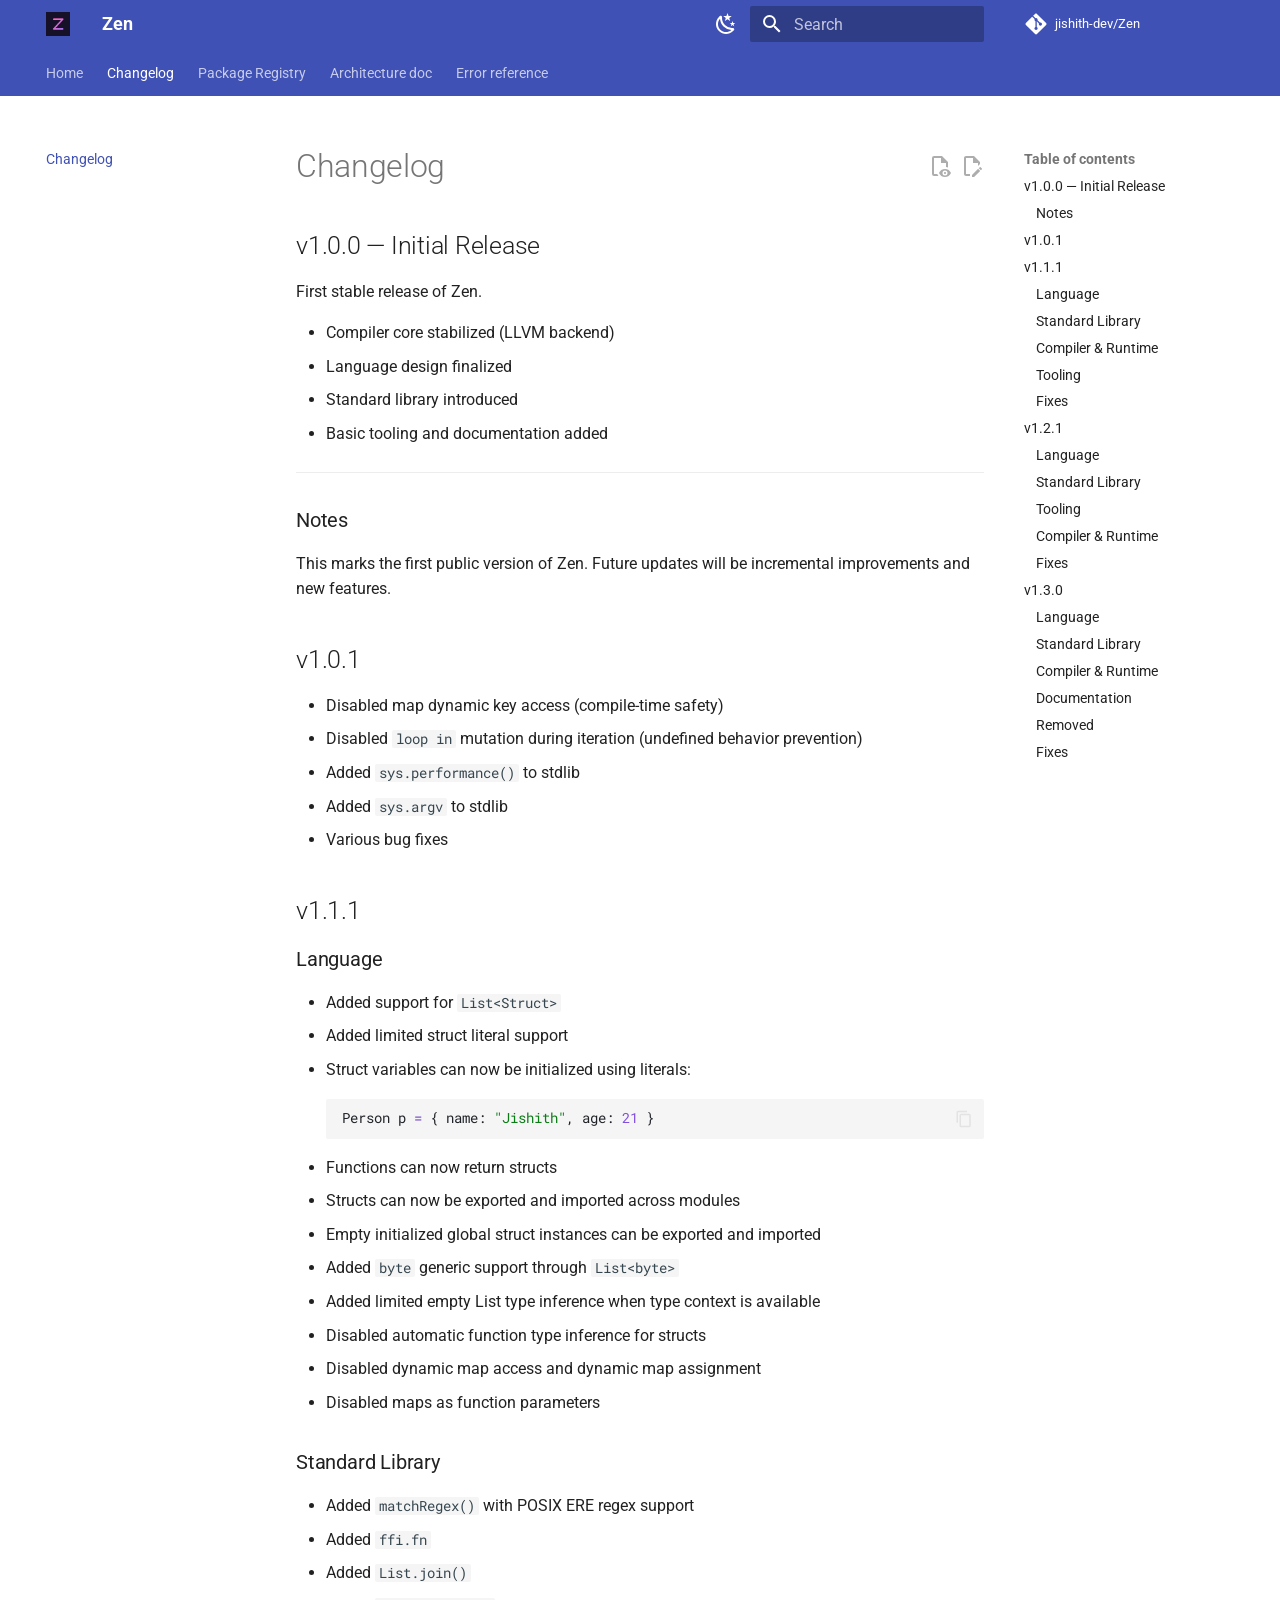
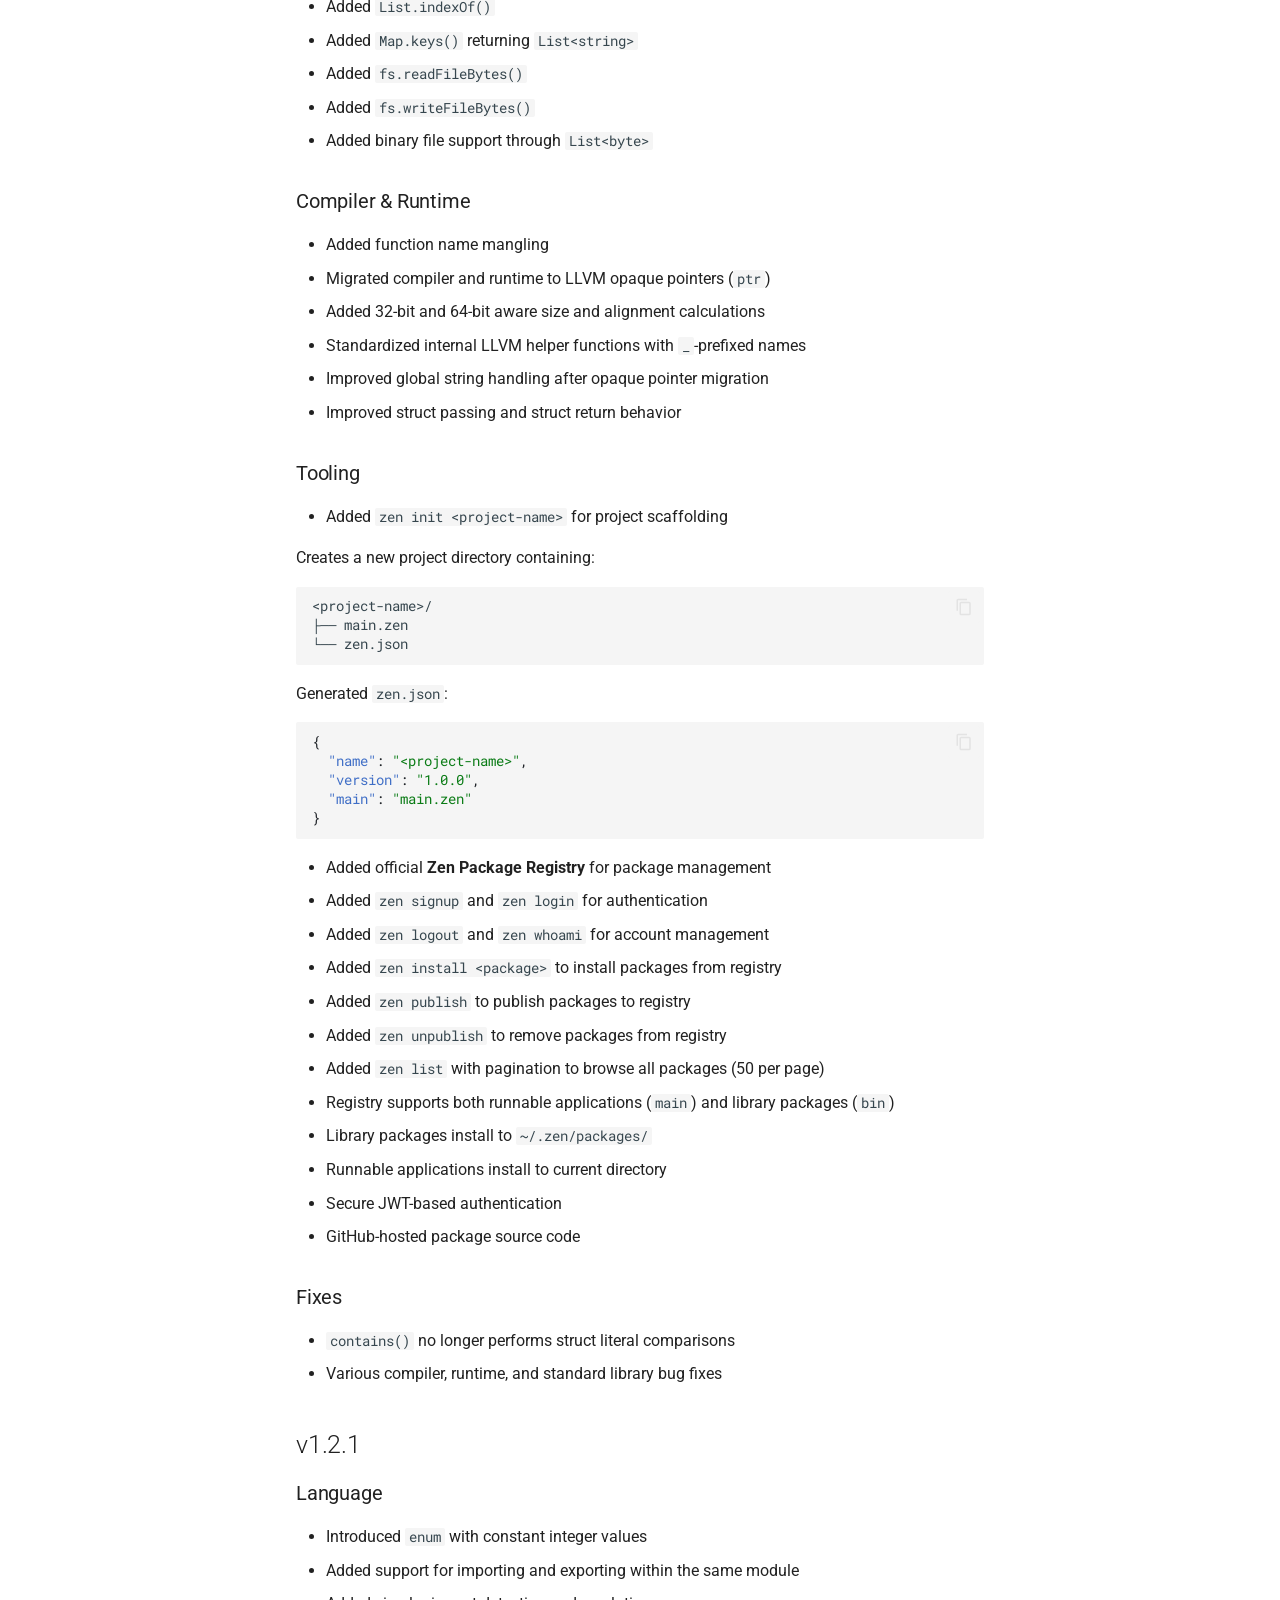
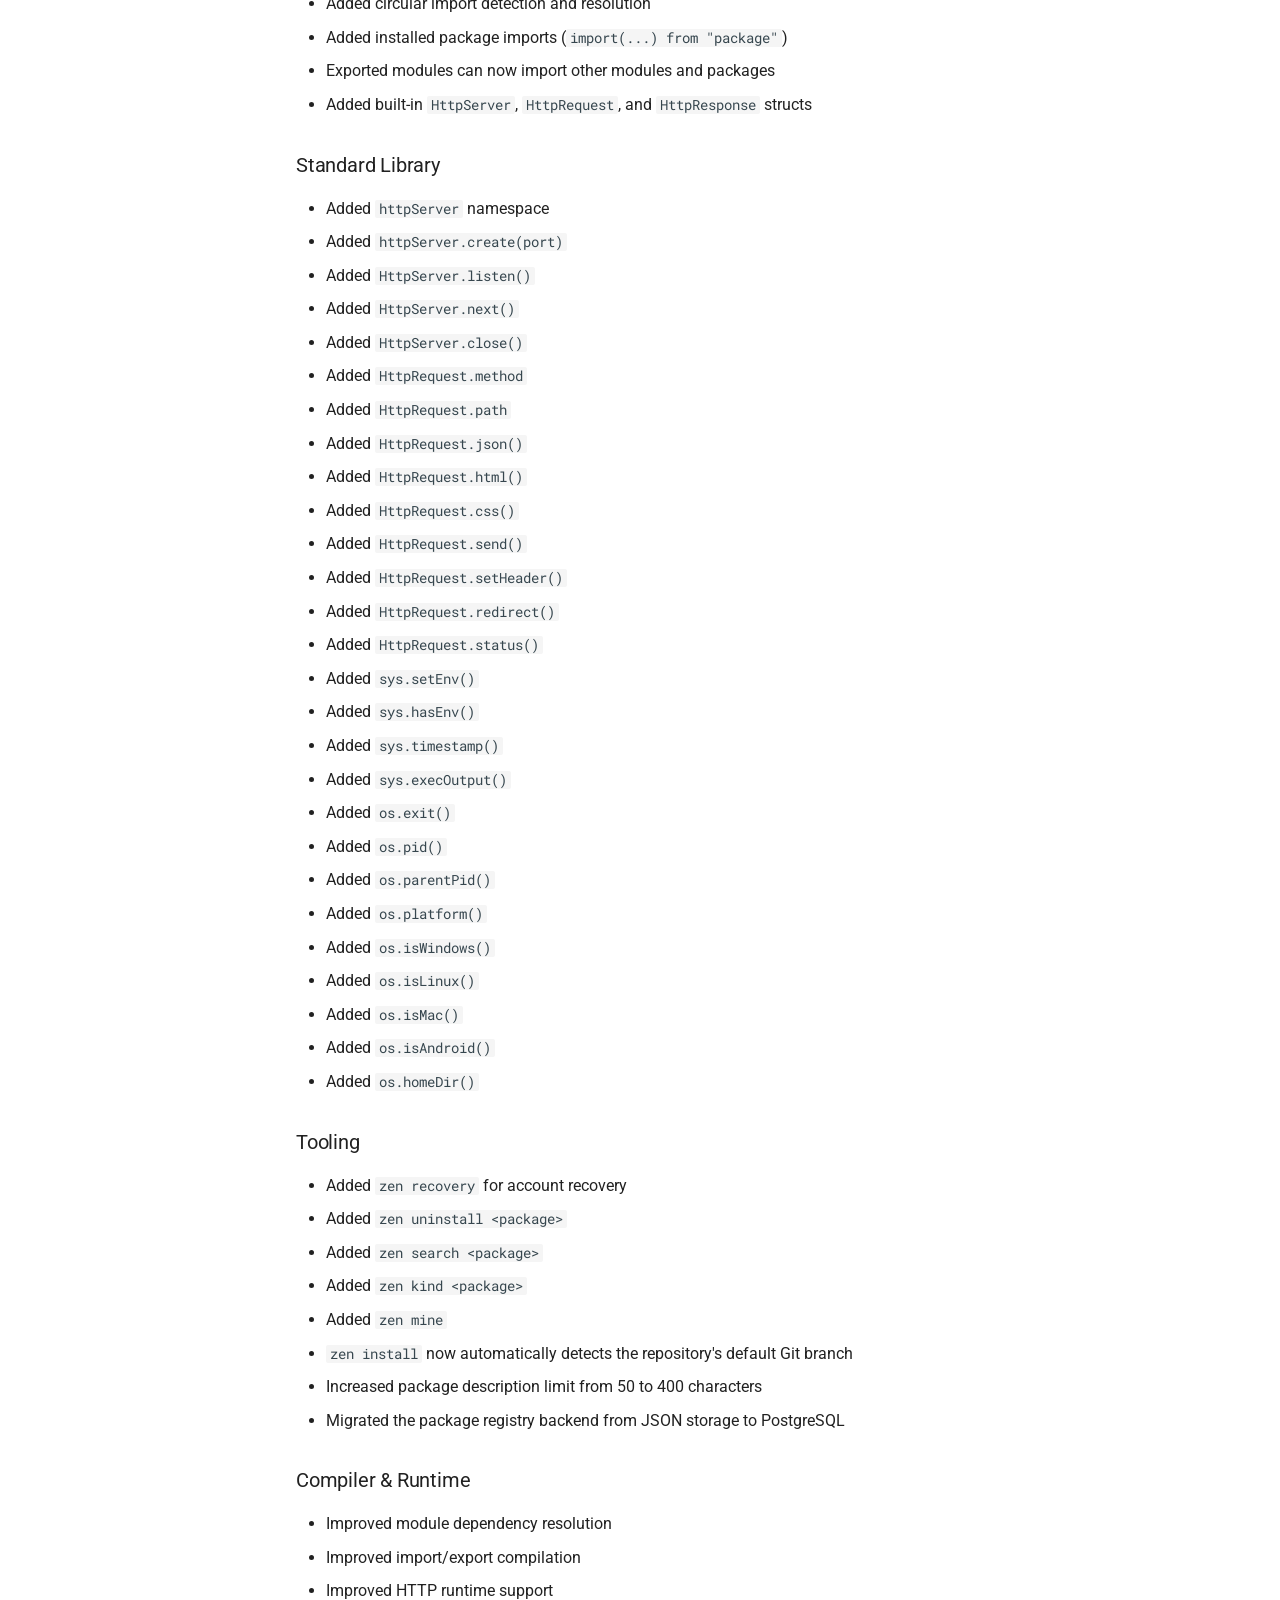
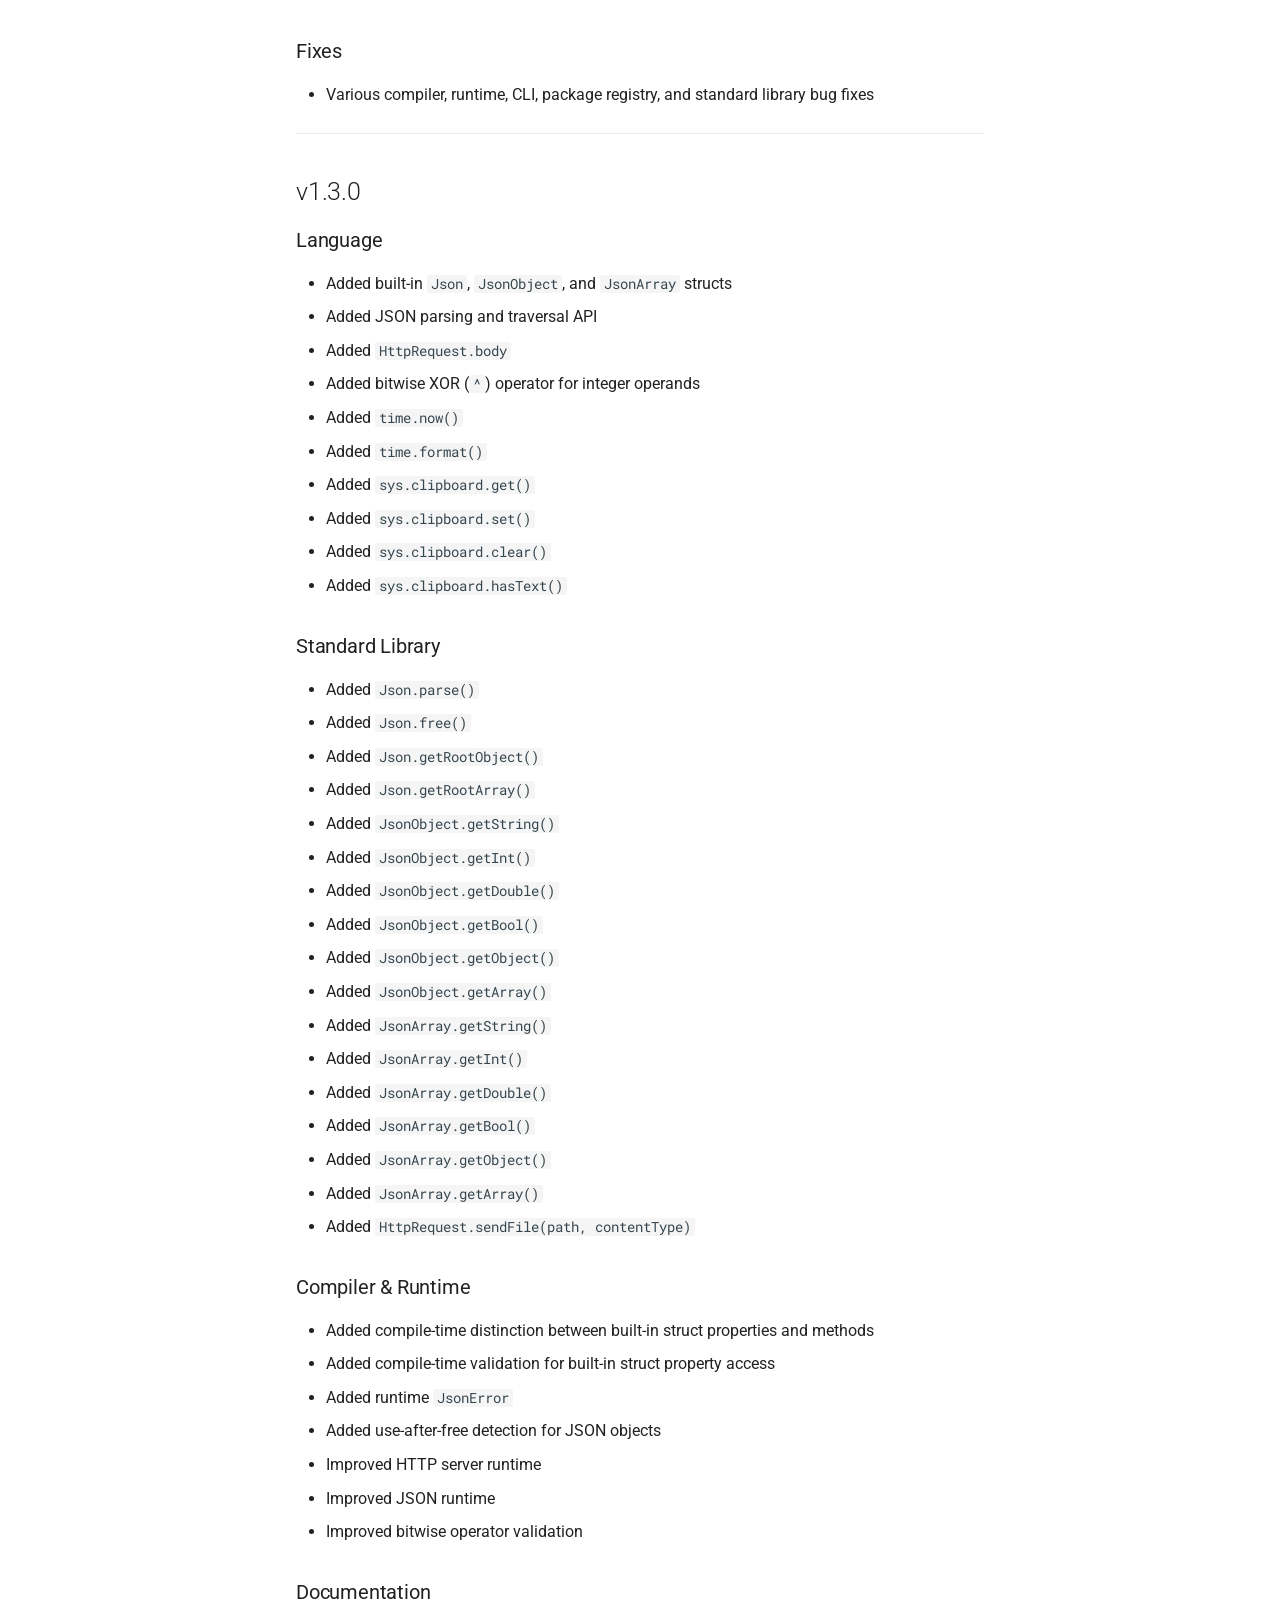
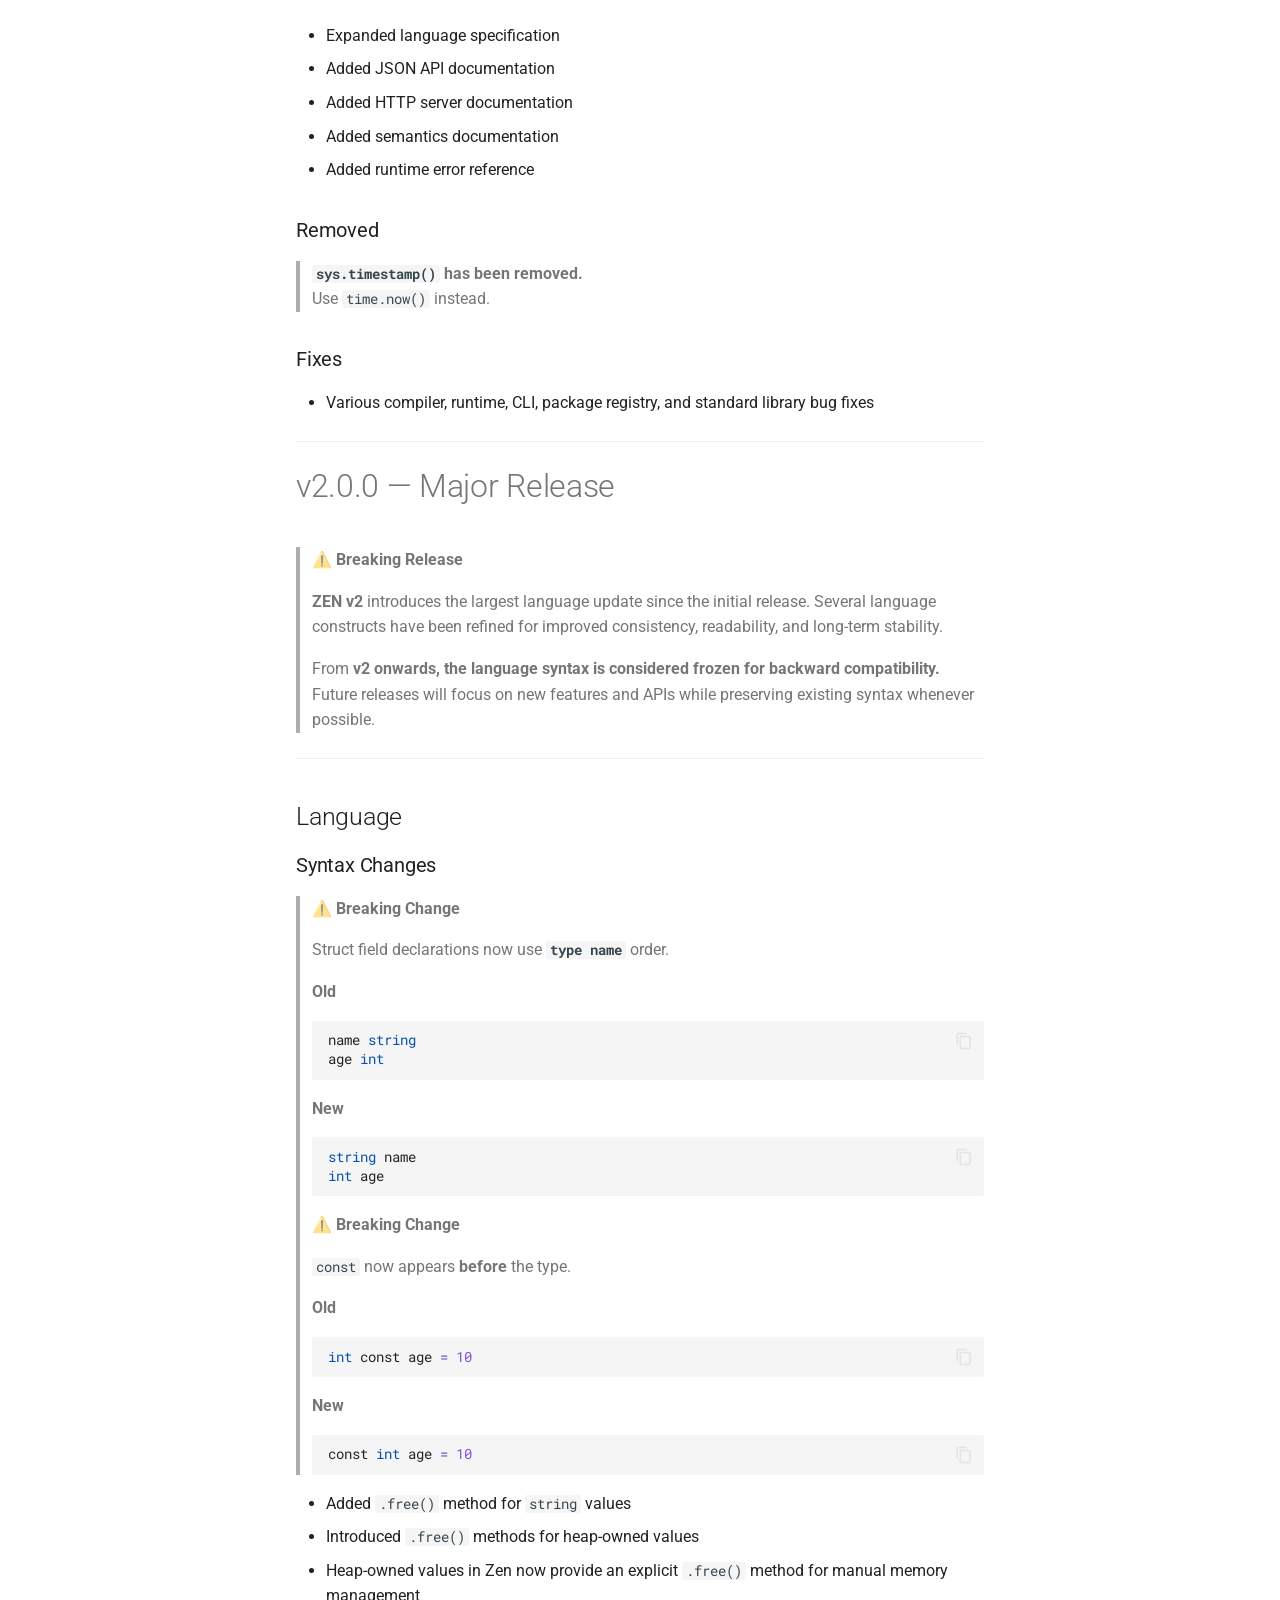
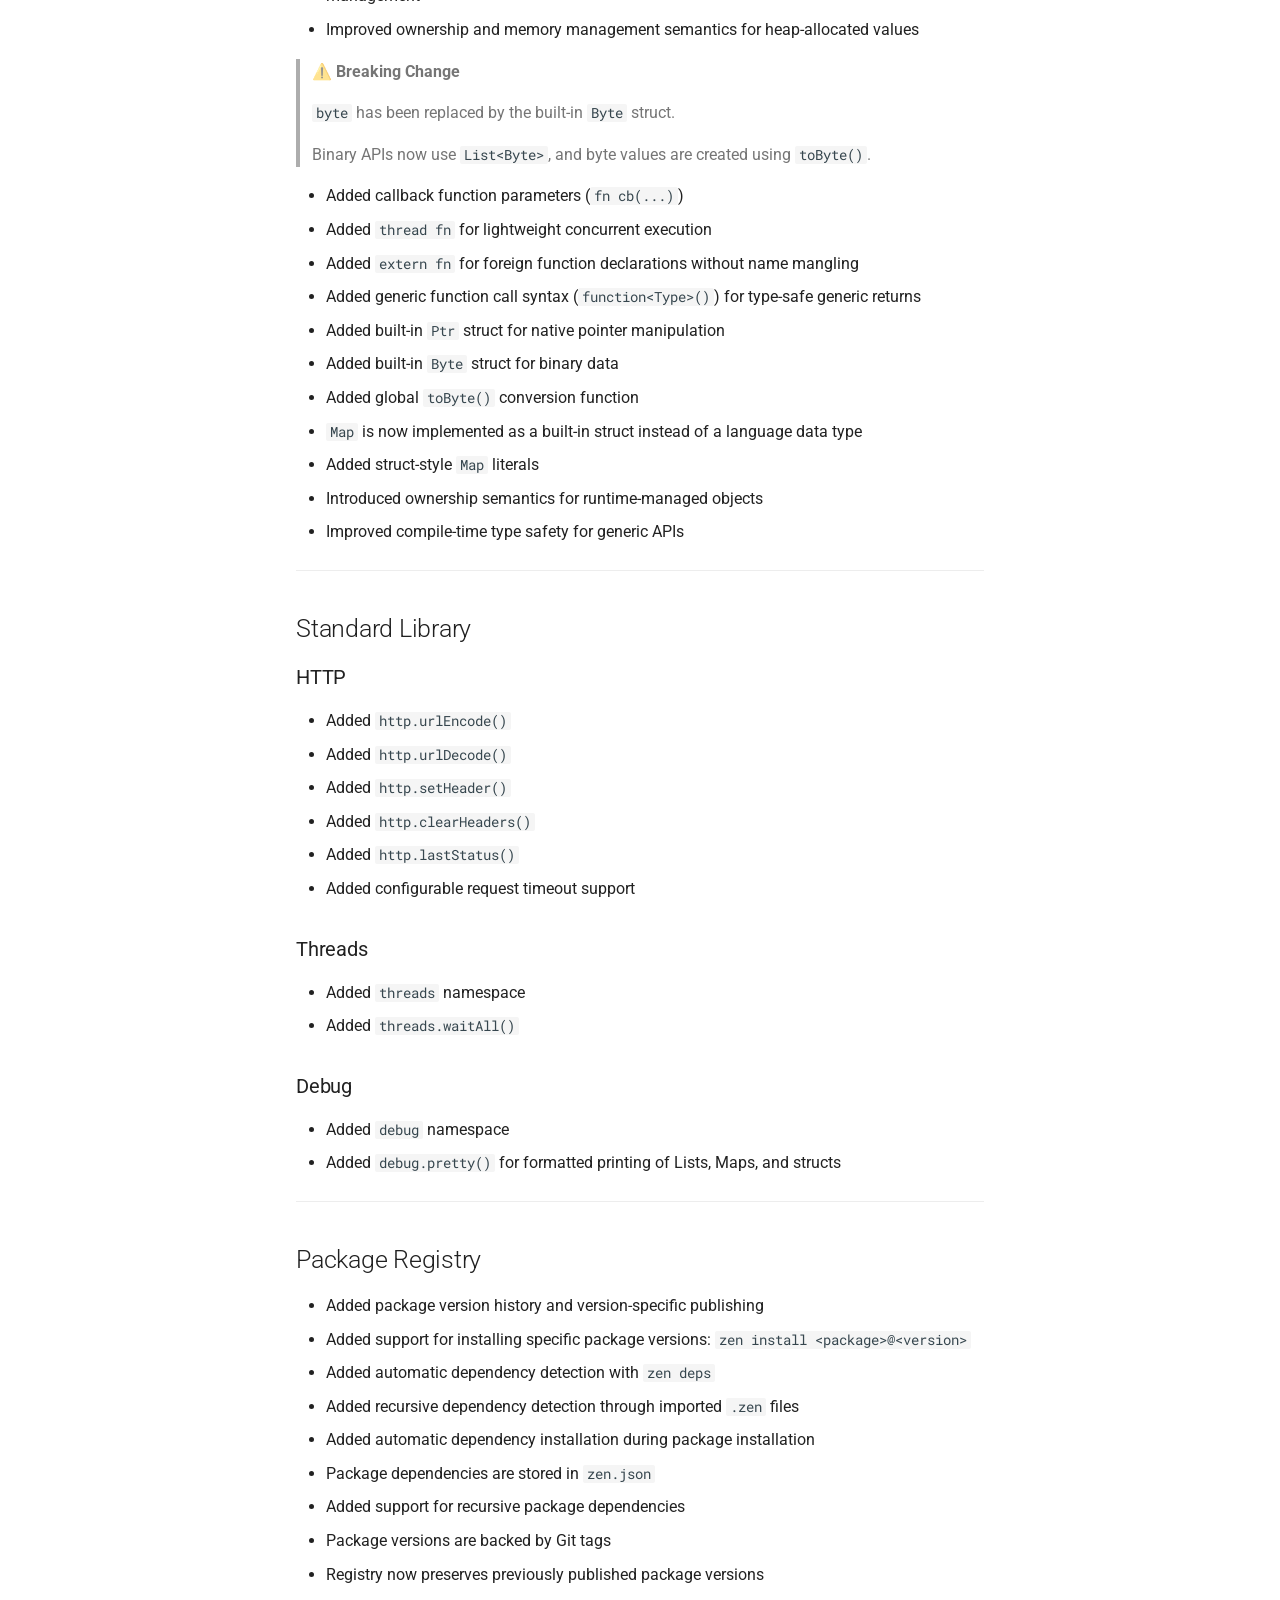
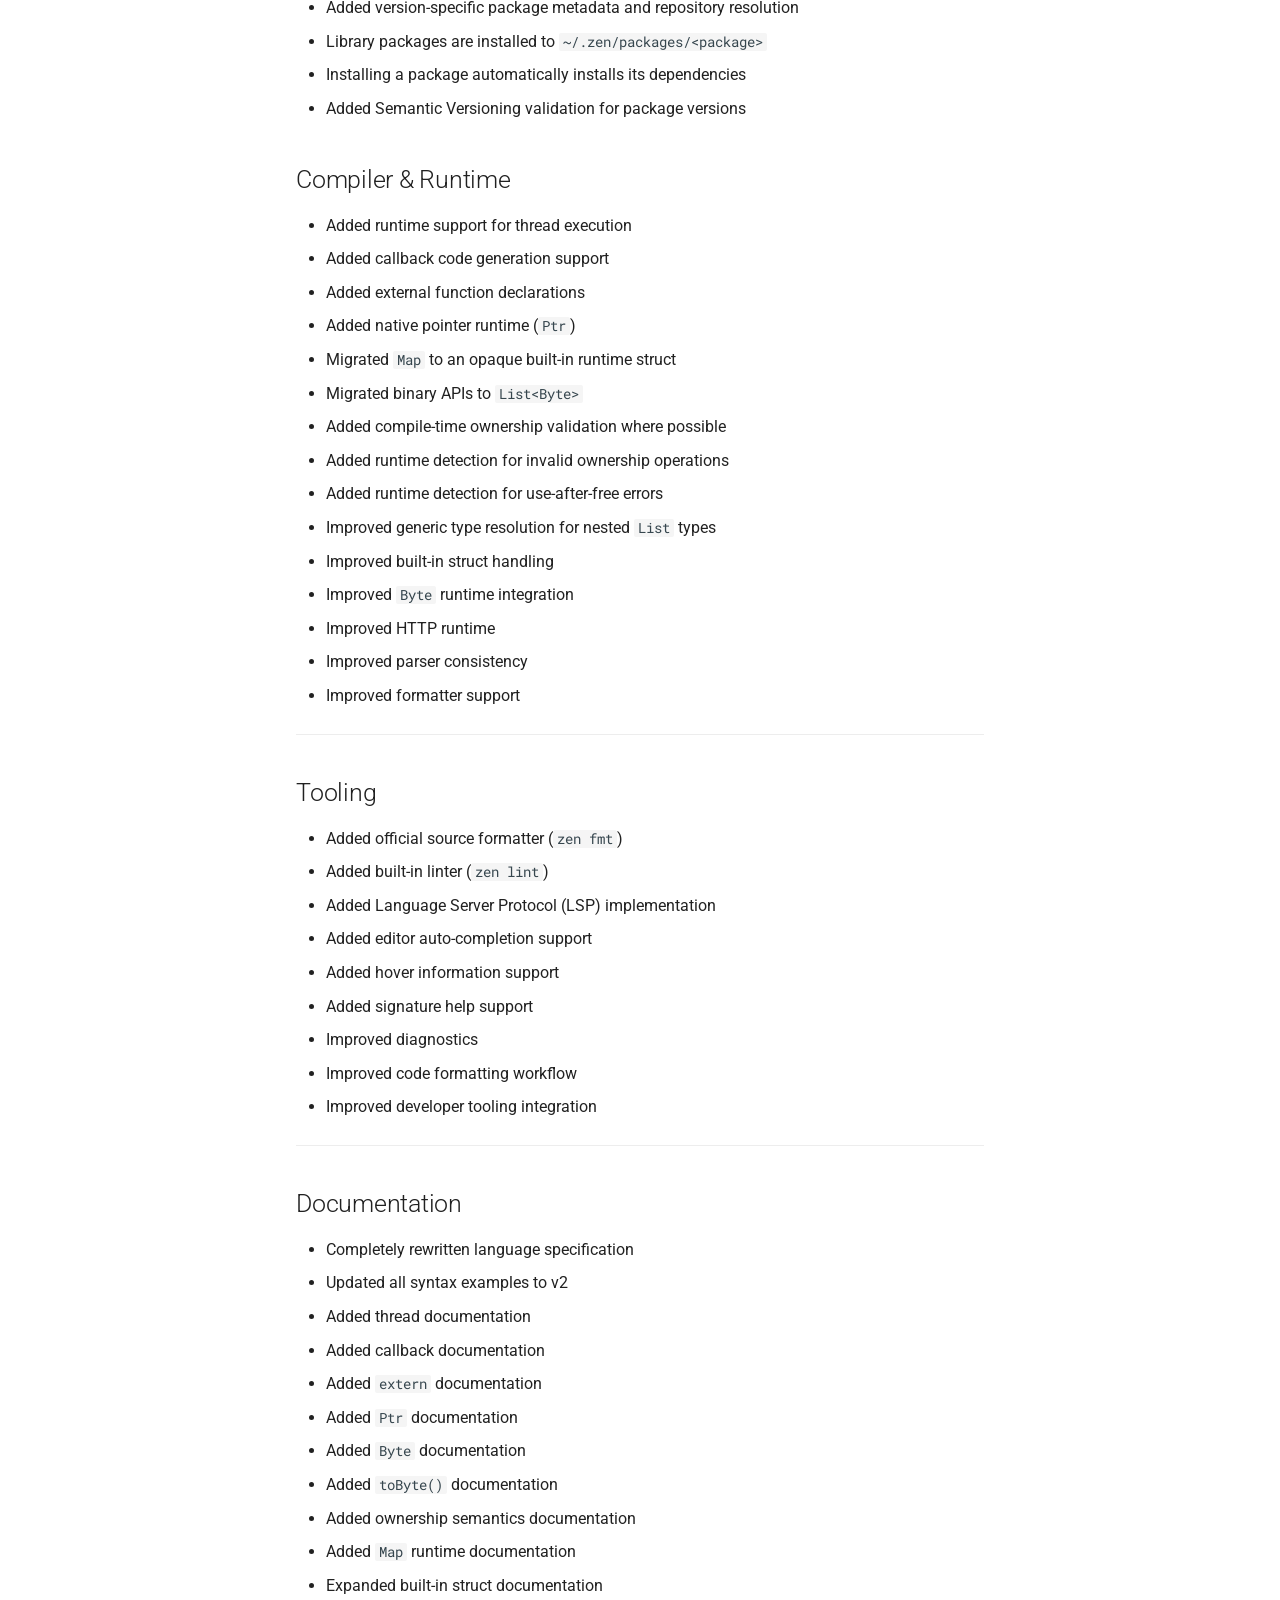
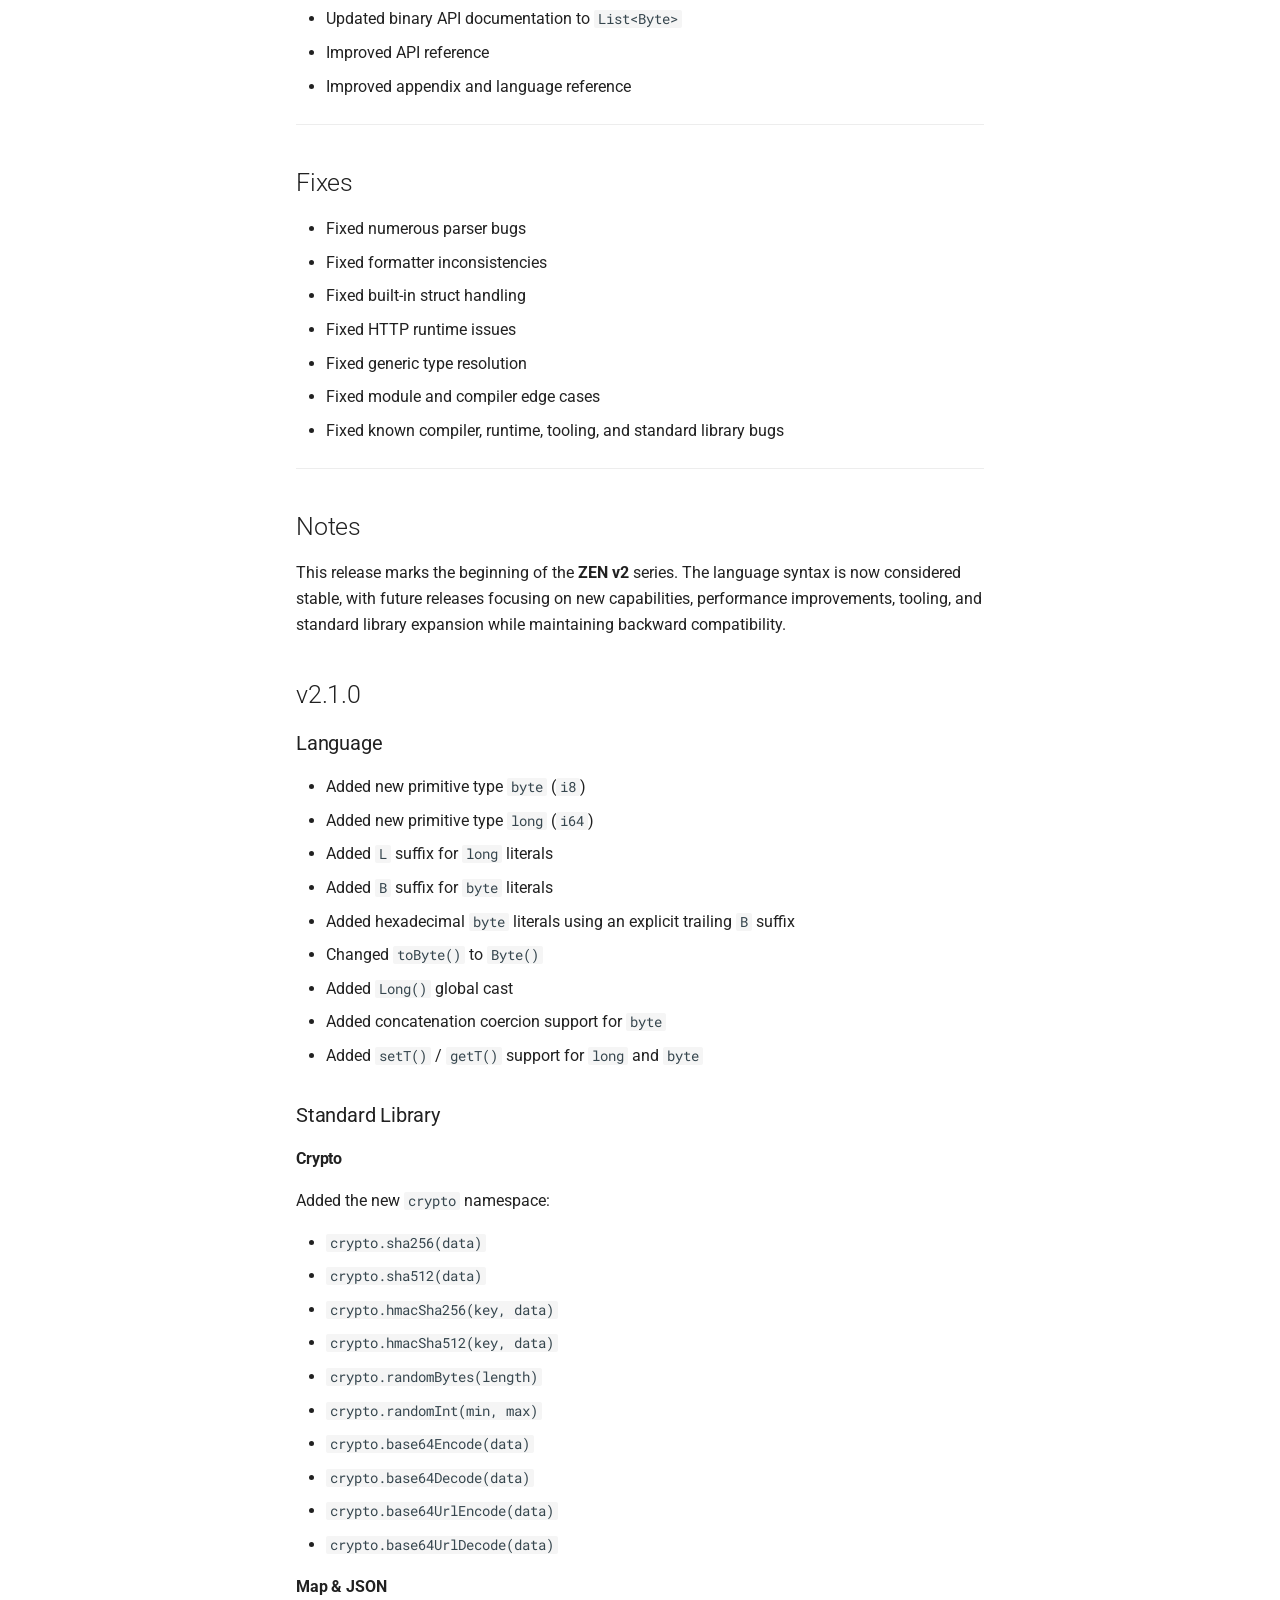
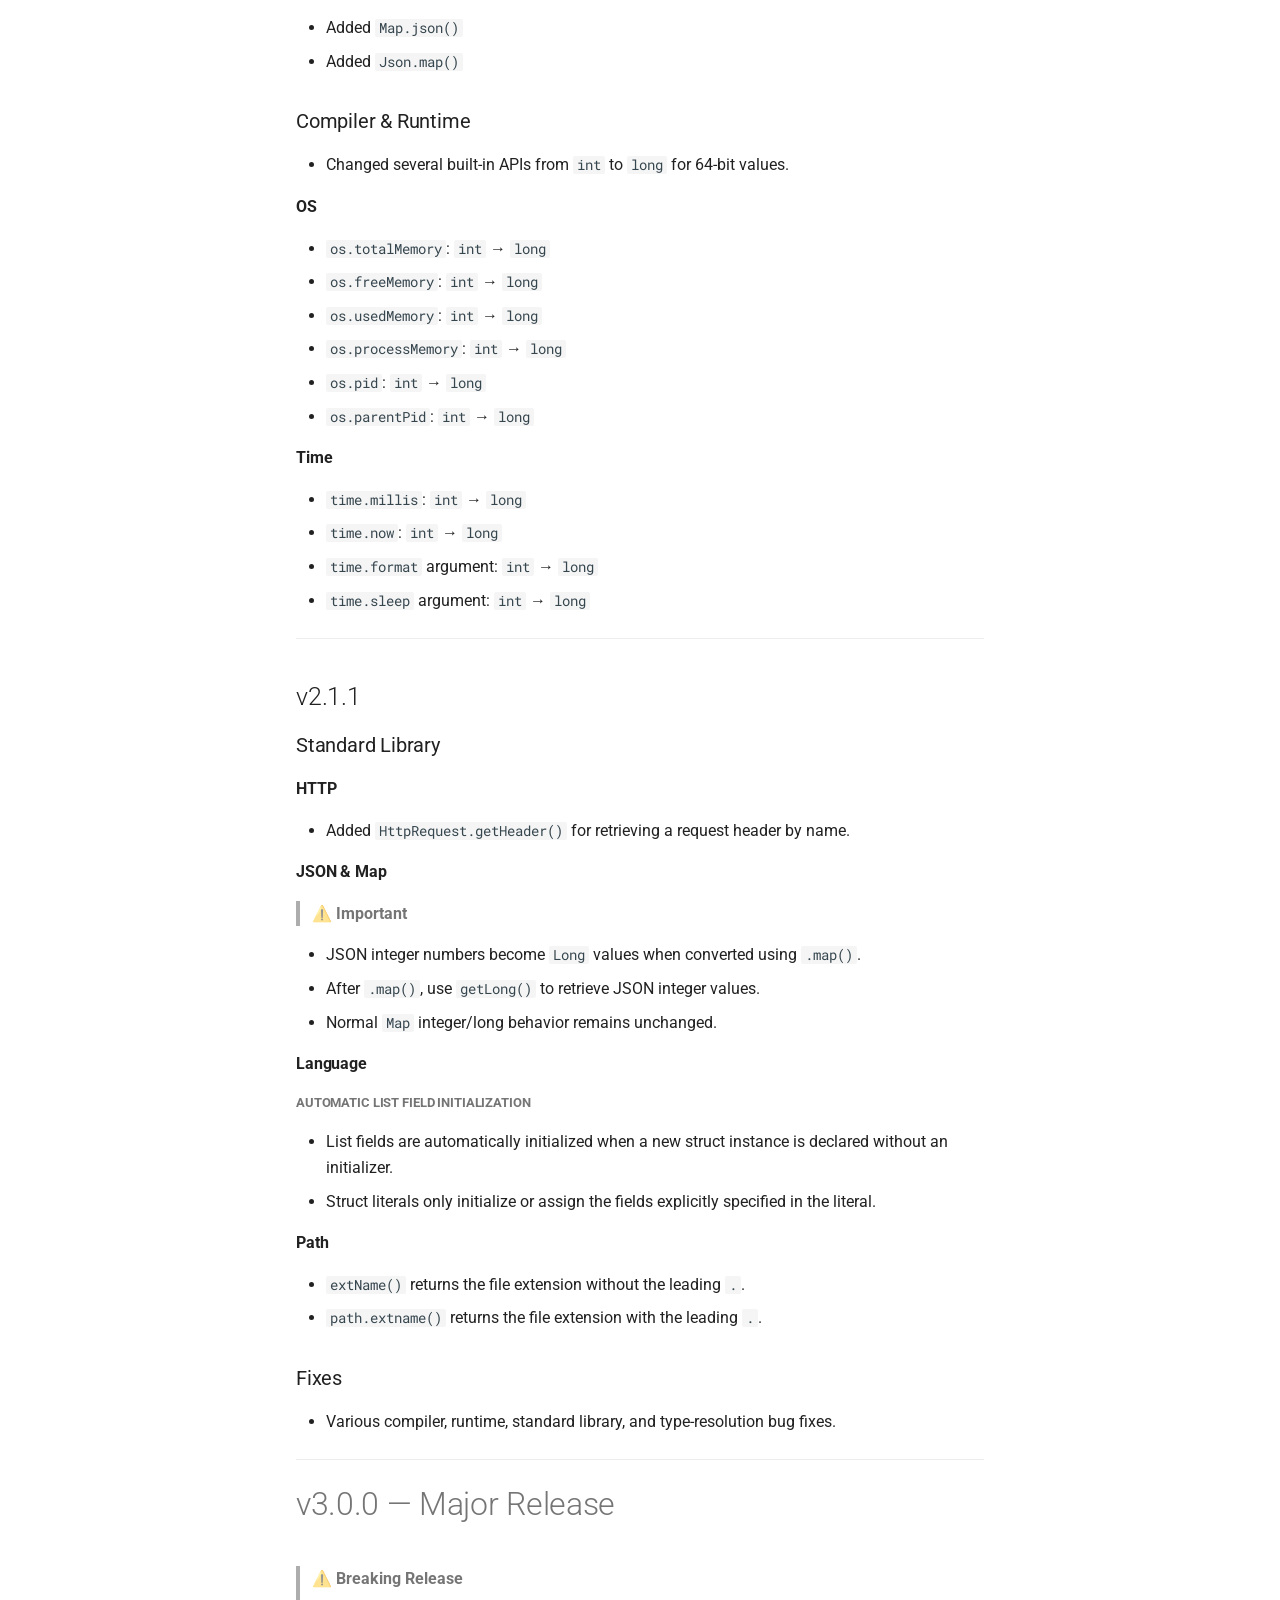
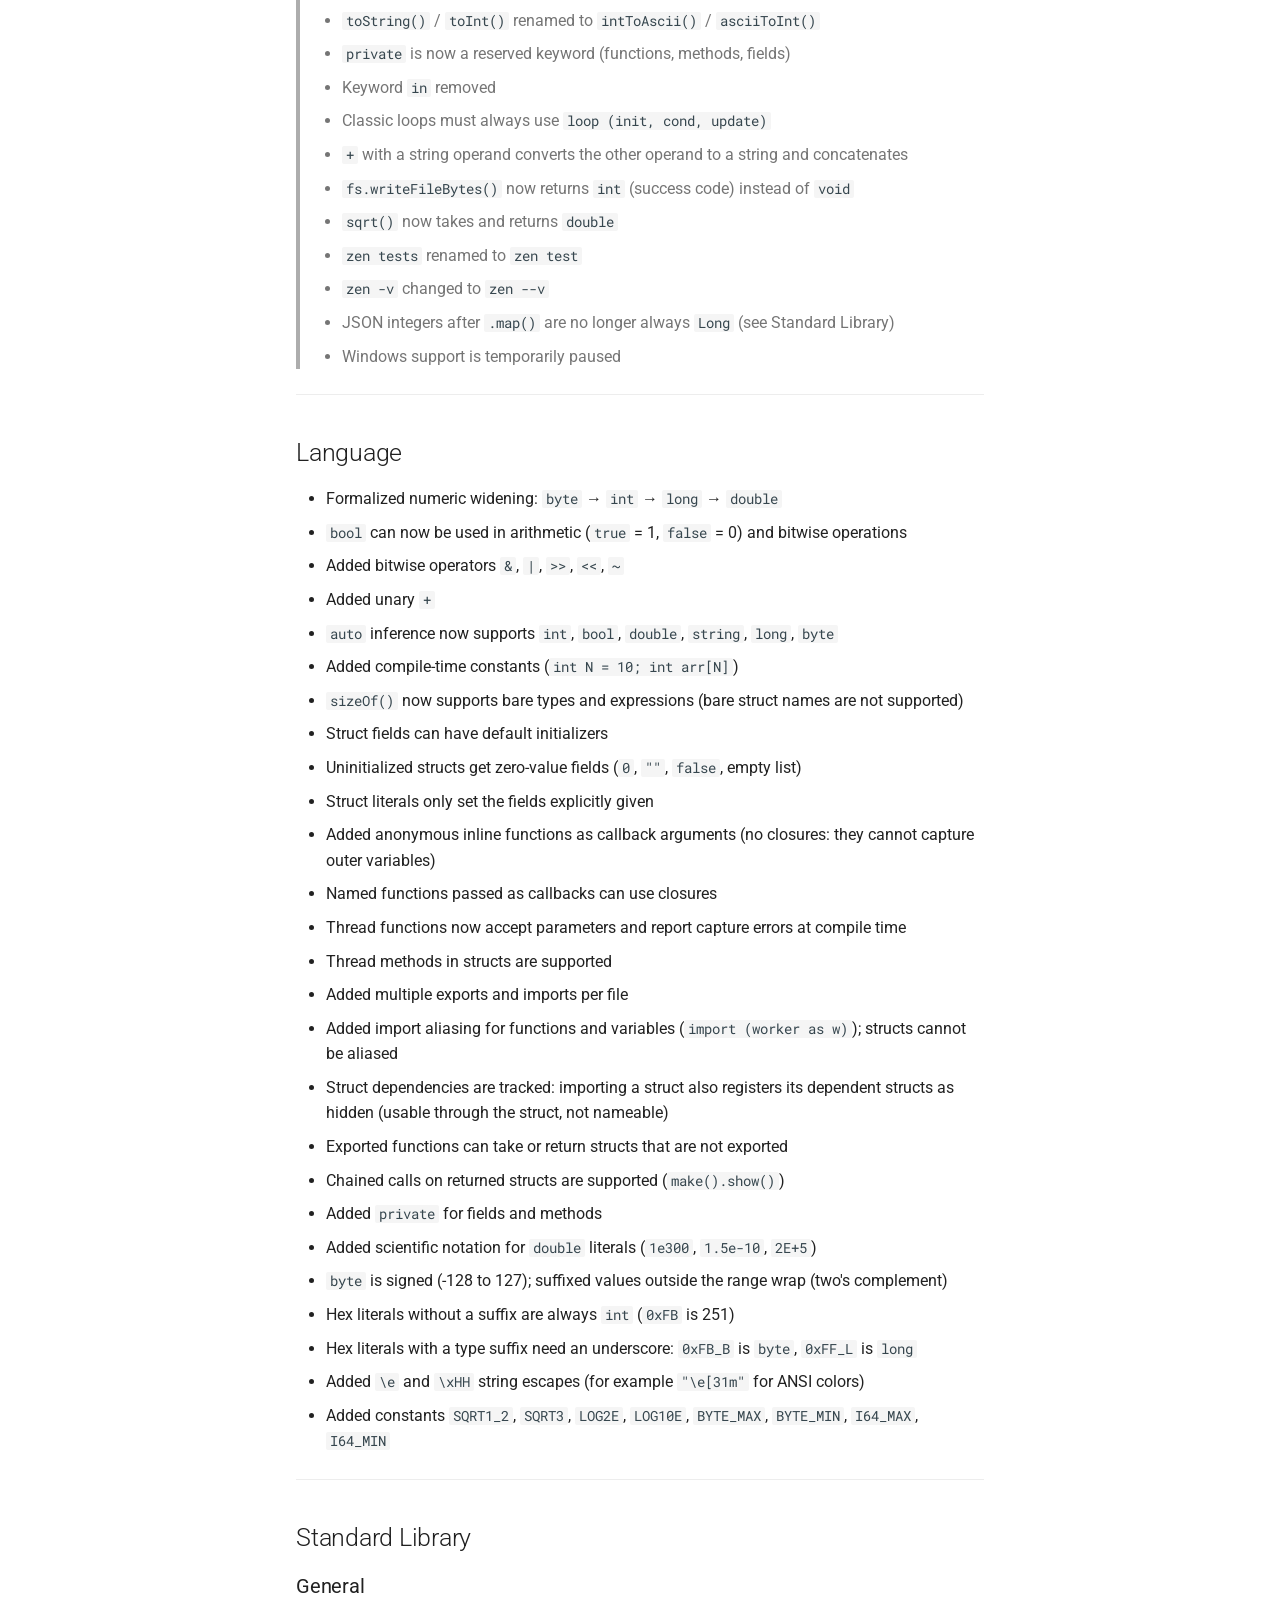
<file: site/changelog/index.html>
<!doctype html>
<html lang="en" class="no-js">
  <head>
    
      <meta charset="utf-8">
      <meta name="viewport" content="width=device-width,initial-scale=1">
      
        <meta name="description" content="ZEN programming language documentation">
      
      
        <meta name="author" content="Jishith">
      
      
        <link rel="canonical" href="https://jishith-dev.github.io/zen-doc/changelog/">
      
      
        <link rel="prev" href="..">
      
      
        <link rel="next" href="../zen_package_manager/">
      
      
        
      
      
      <link rel="icon" href="../assets/zen-logo.png">
      <meta name="generator" content="mkdocs-1.6.1, mkdocs-material-9.7.7">
    
    
      
        <title>Changelog - Zen</title>
      
    
    
      <link rel="stylesheet" href="../assets/stylesheets/main.ec1eaa64.min.css">
      
        
        <link rel="stylesheet" href="../assets/stylesheets/palette.ab4e12ef.min.css">
      
      


    
    
      
    
    
      
        
        
        <link rel="preconnect" href="https://fonts.gstatic.com" crossorigin>
        <link rel="stylesheet" href="https://fonts.googleapis.com/css?family=Roboto:300,300i,400,400i,700,700i%7CRoboto+Mono:400,400i,700,700i&display=fallback">
        <style>:root{--md-text-font:"Roboto";--md-code-font:"Roboto Mono"}</style>
      
    
    
      <link rel="stylesheet" href="../styles/extra.css">
    
    <script>__md_scope=new URL("..",location),__md_hash=e=>[...e].reduce(((e,_)=>(e<<5)-e+_.charCodeAt(0)),0),__md_get=(e,_=localStorage,t=__md_scope)=>JSON.parse(_.getItem(t.pathname+"."+e)),__md_set=(e,_,t=localStorage,a=__md_scope)=>{try{t.setItem(a.pathname+"."+e,JSON.stringify(_))}catch(e){}}</script>
    
      

    
    
  </head>
  
  
    
    
      
    
    
    
    
    <body dir="ltr" data-md-color-scheme="default" data-md-color-primary="indigo" data-md-color-accent="indigo">
  
    
    <input class="md-toggle" data-md-toggle="drawer" type="checkbox" id="__drawer" autocomplete="off">
    <input class="md-toggle" data-md-toggle="search" type="checkbox" id="__search" autocomplete="off">
    <label class="md-overlay" for="__drawer"></label>
    <div data-md-component="skip">
      
        
        <a href="#changelog" class="md-skip">
          Skip to content
        </a>
      
    </div>
    <div data-md-component="announce">
      
    </div>
    
    
      

<header class="md-header" data-md-component="header">
  <nav class="md-header__inner md-grid" aria-label="Header">
    <a href=".." title="Zen" class="md-header__button md-logo" aria-label="Zen" data-md-component="logo">
      
  <img src="../assets/zen-logo.png" alt="logo">

    </a>
    <label class="md-header__button md-icon" for="__drawer">
      
      <svg xmlns="http://www.w3.org/2000/svg" viewBox="0 0 24 24"><path d="M3 6h18v2H3zm0 5h18v2H3zm0 5h18v2H3z"/></svg>
    </label>
    <div class="md-header__title" data-md-component="header-title">
      <div class="md-header__ellipsis">
        <div class="md-header__topic">
          <span class="md-ellipsis">
            Zen
          </span>
        </div>
        <div class="md-header__topic" data-md-component="header-topic">
          <span class="md-ellipsis">
            
              Changelog
            
          </span>
        </div>
      </div>
    </div>
    
      
        <form class="md-header__option" data-md-component="palette">
  
    
    
    
    <input class="md-option" data-md-color-media="" data-md-color-scheme="default" data-md-color-primary="indigo" data-md-color-accent="indigo"  aria-label="Dark mode"  type="radio" name="__palette" id="__palette_0">
    
      <label class="md-header__button md-icon" title="Dark mode" for="__palette_1" hidden>
        <svg xmlns="http://www.w3.org/2000/svg" viewBox="0 0 24 24"><path d="m17.75 4.09-2.53 1.94.91 3.06-2.63-1.81-2.63 1.81.91-3.06-2.53-1.94L12.44 4l1.06-3 1.06 3zm3.5 6.91-1.64 1.25.59 1.98-1.7-1.17-1.7 1.17.59-1.98L15.75 11l2.06-.05L18.5 9l.69 1.95zm-2.28 4.95c.83-.08 1.72 1.1 1.19 1.85-.32.45-.66.87-1.08 1.27C15.17 23 8.84 23 4.94 19.07c-3.91-3.9-3.91-10.24 0-14.14.4-.4.82-.76 1.27-1.08.75-.53 1.93.36 1.85 1.19-.27 2.86.69 5.83 2.89 8.02a9.96 9.96 0 0 0 8.02 2.89m-1.64 2.02a12.08 12.08 0 0 1-7.8-3.47c-2.17-2.19-3.33-5-3.49-7.82-2.81 3.14-2.7 7.96.31 10.98 3.02 3.01 7.84 3.12 10.98.31"/></svg>
      </label>
    
  
    
    
    
    <input class="md-option" data-md-color-media="" data-md-color-scheme="slate" data-md-color-primary="indigo" data-md-color-accent="indigo"  aria-label="Light mode"  type="radio" name="__palette" id="__palette_1">
    
      <label class="md-header__button md-icon" title="Light mode" for="__palette_0" hidden>
        <svg xmlns="http://www.w3.org/2000/svg" viewBox="0 0 24 24"><path d="M12 7a5 5 0 0 1 5 5 5 5 0 0 1-5 5 5 5 0 0 1-5-5 5 5 0 0 1 5-5m0 2a3 3 0 0 0-3 3 3 3 0 0 0 3 3 3 3 0 0 0 3-3 3 3 0 0 0-3-3m0-7 2.39 3.42C13.65 5.15 12.84 5 12 5s-1.65.15-2.39.42zM3.34 7l4.16-.35A7.2 7.2 0 0 0 5.94 8.5c-.44.74-.69 1.5-.83 2.29zm.02 10 1.76-3.77a7.131 7.131 0 0 0 2.38 4.14zM20.65 7l-1.77 3.79a7.02 7.02 0 0 0-2.38-4.15zm-.01 10-4.14.36c.59-.51 1.12-1.14 1.54-1.86.42-.73.69-1.5.83-2.29zM12 22l-2.41-3.44c.74.27 1.55.44 2.41.44.82 0 1.63-.17 2.37-.44z"/></svg>
      </label>
    
  
</form>
      
    
    
      <script>var palette=__md_get("__palette");if(palette&&palette.color){if("(prefers-color-scheme)"===palette.color.media){var media=matchMedia("(prefers-color-scheme: light)"),input=document.querySelector(media.matches?"[data-md-color-media='(prefers-color-scheme: light)']":"[data-md-color-media='(prefers-color-scheme: dark)']");palette.color.media=input.getAttribute("data-md-color-media"),palette.color.scheme=input.getAttribute("data-md-color-scheme"),palette.color.primary=input.getAttribute("data-md-color-primary"),palette.color.accent=input.getAttribute("data-md-color-accent")}for(var[key,value]of Object.entries(palette.color))document.body.setAttribute("data-md-color-"+key,value)}</script>
    
    
    
      
      
        <label class="md-header__button md-icon" for="__search">
          
          <svg xmlns="http://www.w3.org/2000/svg" viewBox="0 0 24 24"><path d="M9.5 3A6.5 6.5 0 0 1 16 9.5c0 1.61-.59 3.09-1.56 4.23l.27.27h.79l5 5-1.5 1.5-5-5v-.79l-.27-.27A6.52 6.52 0 0 1 9.5 16 6.5 6.5 0 0 1 3 9.5 6.5 6.5 0 0 1 9.5 3m0 2C7 5 5 7 5 9.5S7 14 9.5 14 14 12 14 9.5 12 5 9.5 5"/></svg>
        </label>
        <div class="md-search" data-md-component="search" role="dialog">
  <label class="md-search__overlay" for="__search"></label>
  <div class="md-search__inner" role="search">
    <form class="md-search__form" name="search">
      <input type="text" class="md-search__input" name="query" aria-label="Search" placeholder="Search" autocapitalize="off" autocorrect="off" autocomplete="off" spellcheck="false" data-md-component="search-query" required>
      <label class="md-search__icon md-icon" for="__search">
        
        <svg xmlns="http://www.w3.org/2000/svg" viewBox="0 0 24 24"><path d="M9.5 3A6.5 6.5 0 0 1 16 9.5c0 1.61-.59 3.09-1.56 4.23l.27.27h.79l5 5-1.5 1.5-5-5v-.79l-.27-.27A6.52 6.52 0 0 1 9.5 16 6.5 6.5 0 0 1 3 9.5 6.5 6.5 0 0 1 9.5 3m0 2C7 5 5 7 5 9.5S7 14 9.5 14 14 12 14 9.5 12 5 9.5 5"/></svg>
        
        <svg xmlns="http://www.w3.org/2000/svg" viewBox="0 0 24 24"><path d="M20 11v2H8l5.5 5.5-1.42 1.42L4.16 12l7.92-7.92L13.5 5.5 8 11z"/></svg>
      </label>
      <nav class="md-search__options" aria-label="Search">
        
          <a href="javascript:void(0)" class="md-search__icon md-icon" title="Share" aria-label="Share" data-clipboard data-clipboard-text="" data-md-component="search-share" tabindex="-1">
            
            <svg xmlns="http://www.w3.org/2000/svg" viewBox="0 0 24 24"><path d="M18 16.08c-.76 0-1.44.3-1.96.77L8.91 12.7c.05-.23.09-.46.09-.7s-.04-.47-.09-.7l7.05-4.11c.54.5 1.25.81 2.04.81a3 3 0 0 0 3-3 3 3 0 0 0-3-3 3 3 0 0 0-3 3c0 .24.04.47.09.7L8.04 9.81C7.5 9.31 6.79 9 6 9a3 3 0 0 0-3 3 3 3 0 0 0 3 3c.79 0 1.5-.31 2.04-.81l7.12 4.15c-.05.21-.08.43-.08.66 0 1.61 1.31 2.91 2.92 2.91s2.92-1.3 2.92-2.91A2.92 2.92 0 0 0 18 16.08"/></svg>
          </a>
        
        <button type="reset" class="md-search__icon md-icon" title="Clear" aria-label="Clear" tabindex="-1">
          
          <svg xmlns="http://www.w3.org/2000/svg" viewBox="0 0 24 24"><path d="M19 6.41 17.59 5 12 10.59 6.41 5 5 6.41 10.59 12 5 17.59 6.41 19 12 13.41 17.59 19 19 17.59 13.41 12z"/></svg>
        </button>
      </nav>
      
        <div class="md-search__suggest" data-md-component="search-suggest"></div>
      
    </form>
    <div class="md-search__output">
      <div class="md-search__scrollwrap" tabindex="0" data-md-scrollfix>
        <div class="md-search-result" data-md-component="search-result">
          <div class="md-search-result__meta">
            Initializing search
          </div>
          <ol class="md-search-result__list" role="presentation"></ol>
        </div>
      </div>
    </div>
  </div>
</div>
      
    
    
      <div class="md-header__source">
        <a href="https://github.com/jishith-dev/Zen" title="Go to repository" class="md-source" data-md-component="source">
  <div class="md-source__icon md-icon">
    
    <svg xmlns="http://www.w3.org/2000/svg" viewBox="0 0 448 512"><!--! Font Awesome Free 7.1.0 by @fontawesome - https://fontawesome.com License - https://fontawesome.com/license/free (Icons: CC BY 4.0, Fonts: SIL OFL 1.1, Code: MIT License) Copyright 2025 Fonticons, Inc.--><path d="M439.6 236.1 244 40.5c-5.4-5.5-12.8-8.5-20.4-8.5s-15 3-20.4 8.4L162.5 81l51.5 51.5c27.1-9.1 52.7 16.8 43.4 43.7l49.7 49.7c34.2-11.8 61.2 31 35.5 56.7-26.5 26.5-70.2-2.9-56-37.3L240.3 199v121.9c25.3 12.5 22.3 41.8 9.1 55-6.4 6.4-15.2 10.1-24.3 10.1s-17.8-3.6-24.3-10.1c-17.6-17.6-11.1-46.9 11.2-56v-123c-20.8-8.5-24.6-30.7-18.6-45L142.6 101 8.5 235.1C3 240.6 0 247.9 0 255.5s3 15 8.5 20.4l195.6 195.7c5.4 5.4 12.7 8.4 20.4 8.4s15-3 20.4-8.4l194.7-194.7c5.4-5.4 8.4-12.8 8.4-20.4s-3-15-8.4-20.4"/></svg>
  </div>
  <div class="md-source__repository">
    jishith-dev/Zen
  </div>
</a>
      </div>
    
  </nav>
  
</header>
    
    <div class="md-container" data-md-component="container">
      
      
        
          
            
<nav class="md-tabs" aria-label="Tabs" data-md-component="tabs">
  <div class="md-grid">
    <ul class="md-tabs__list">
      
        
  
  
  
  
    <li class="md-tabs__item">
      <a href=".." class="md-tabs__link">
        
  
  
    
  
  Home

      </a>
    </li>
  

      
        
  
  
  
    
  
  
    <li class="md-tabs__item md-tabs__item--active">
      <a href="./" class="md-tabs__link">
        
  
  
    
  
  Changelog

      </a>
    </li>
  

      
        
  
  
  
  
    <li class="md-tabs__item">
      <a href="../zen_package_manager/" class="md-tabs__link">
        
  
  
    
  
  Package Registry

      </a>
    </li>
  

      
        
  
  
  
  
    <li class="md-tabs__item">
      <a href="../architecture/" class="md-tabs__link">
        
  
  
    
  
  Architecture doc

      </a>
    </li>
  

      
        
  
  
  
  
    <li class="md-tabs__item">
      <a href="../errors/" class="md-tabs__link">
        
  
  
    
  
  Error reference

      </a>
    </li>
  

      
    </ul>
  </div>
</nav>
          
        
      
      <main class="md-main" data-md-component="main">
        <div class="md-main__inner md-grid">
          
            
              
              <div class="md-sidebar md-sidebar--primary" data-md-component="sidebar" data-md-type="navigation" >
                <div class="md-sidebar__scrollwrap">
                  <div class="md-sidebar__inner">
                    


  


<nav class="md-nav md-nav--primary md-nav--lifted" aria-label="Navigation" data-md-level="0">
  <label class="md-nav__title" for="__drawer">
    <a href=".." title="Zen" class="md-nav__button md-logo" aria-label="Zen" data-md-component="logo">
      
  <img src="../assets/zen-logo.png" alt="logo">

    </a>
    Zen
  </label>
  
    <div class="md-nav__source">
      <a href="https://github.com/jishith-dev/Zen" title="Go to repository" class="md-source" data-md-component="source">
  <div class="md-source__icon md-icon">
    
    <svg xmlns="http://www.w3.org/2000/svg" viewBox="0 0 448 512"><!--! Font Awesome Free 7.1.0 by @fontawesome - https://fontawesome.com License - https://fontawesome.com/license/free (Icons: CC BY 4.0, Fonts: SIL OFL 1.1, Code: MIT License) Copyright 2025 Fonticons, Inc.--><path d="M439.6 236.1 244 40.5c-5.4-5.5-12.8-8.5-20.4-8.5s-15 3-20.4 8.4L162.5 81l51.5 51.5c27.1-9.1 52.7 16.8 43.4 43.7l49.7 49.7c34.2-11.8 61.2 31 35.5 56.7-26.5 26.5-70.2-2.9-56-37.3L240.3 199v121.9c25.3 12.5 22.3 41.8 9.1 55-6.4 6.4-15.2 10.1-24.3 10.1s-17.8-3.6-24.3-10.1c-17.6-17.6-11.1-46.9 11.2-56v-123c-20.8-8.5-24.6-30.7-18.6-45L142.6 101 8.5 235.1C3 240.6 0 247.9 0 255.5s3 15 8.5 20.4l195.6 195.7c5.4 5.4 12.7 8.4 20.4 8.4s15-3 20.4-8.4l194.7-194.7c5.4-5.4 8.4-12.8 8.4-20.4s-3-15-8.4-20.4"/></svg>
  </div>
  <div class="md-source__repository">
    jishith-dev/Zen
  </div>
</a>
    </div>
  
  <ul class="md-nav__list" data-md-scrollfix>
    
      
      
  
  
  
  
    <li class="md-nav__item">
      <a href=".." class="md-nav__link">
        
  
  
  <span class="md-ellipsis">
    
  
    Home
  

    
  </span>
  
  

      </a>
    </li>
  

    
      
      
  
  
    
  
  
  
    <li class="md-nav__item md-nav__item--active">
      
      <input class="md-nav__toggle md-toggle" type="checkbox" id="__toc">
      
      
        
      
      
        <label class="md-nav__link md-nav__link--active" for="__toc">
          
  
  
  <span class="md-ellipsis">
    
  
    Changelog
  

    
  </span>
  
  

          <span class="md-nav__icon md-icon"></span>
        </label>
      
      <a href="./" class="md-nav__link md-nav__link--active">
        
  
  
  <span class="md-ellipsis">
    
  
    Changelog
  

    
  </span>
  
  

      </a>
      
        

<nav class="md-nav md-nav--secondary" aria-label="Table of contents">
  
  
  
    
  
  
    <label class="md-nav__title" for="__toc">
      <span class="md-nav__icon md-icon"></span>
      Table of contents
    </label>
    <ul class="md-nav__list" data-md-component="toc" data-md-scrollfix>
      
        <li class="md-nav__item">
  <a href="#v100-initial-release" class="md-nav__link">
    <span class="md-ellipsis">
      
        v1.0.0 — Initial Release
      
    </span>
  </a>
  
    <nav class="md-nav" aria-label="v1.0.0 — Initial Release">
      <ul class="md-nav__list">
        
          <li class="md-nav__item">
  <a href="#notes" class="md-nav__link">
    <span class="md-ellipsis">
      
        Notes
      
    </span>
  </a>
  
</li>
        
      </ul>
    </nav>
  
</li>
      
        <li class="md-nav__item">
  <a href="#v101" class="md-nav__link">
    <span class="md-ellipsis">
      
        v1.0.1
      
    </span>
  </a>
  
</li>
      
        <li class="md-nav__item">
  <a href="#v111" class="md-nav__link">
    <span class="md-ellipsis">
      
        v1.1.1
      
    </span>
  </a>
  
    <nav class="md-nav" aria-label="v1.1.1">
      <ul class="md-nav__list">
        
          <li class="md-nav__item">
  <a href="#language" class="md-nav__link">
    <span class="md-ellipsis">
      
        Language
      
    </span>
  </a>
  
</li>
        
          <li class="md-nav__item">
  <a href="#standard-library" class="md-nav__link">
    <span class="md-ellipsis">
      
        Standard Library
      
    </span>
  </a>
  
</li>
        
          <li class="md-nav__item">
  <a href="#compiler-runtime" class="md-nav__link">
    <span class="md-ellipsis">
      
        Compiler &amp; Runtime
      
    </span>
  </a>
  
</li>
        
          <li class="md-nav__item">
  <a href="#tooling" class="md-nav__link">
    <span class="md-ellipsis">
      
        Tooling
      
    </span>
  </a>
  
</li>
        
          <li class="md-nav__item">
  <a href="#fixes" class="md-nav__link">
    <span class="md-ellipsis">
      
        Fixes
      
    </span>
  </a>
  
</li>
        
      </ul>
    </nav>
  
</li>
      
        <li class="md-nav__item">
  <a href="#v121" class="md-nav__link">
    <span class="md-ellipsis">
      
        v1.2.1
      
    </span>
  </a>
  
    <nav class="md-nav" aria-label="v1.2.1">
      <ul class="md-nav__list">
        
          <li class="md-nav__item">
  <a href="#language_1" class="md-nav__link">
    <span class="md-ellipsis">
      
        Language
      
    </span>
  </a>
  
</li>
        
          <li class="md-nav__item">
  <a href="#standard-library_1" class="md-nav__link">
    <span class="md-ellipsis">
      
        Standard Library
      
    </span>
  </a>
  
</li>
        
          <li class="md-nav__item">
  <a href="#tooling_1" class="md-nav__link">
    <span class="md-ellipsis">
      
        Tooling
      
    </span>
  </a>
  
</li>
        
          <li class="md-nav__item">
  <a href="#compiler-runtime_1" class="md-nav__link">
    <span class="md-ellipsis">
      
        Compiler &amp; Runtime
      
    </span>
  </a>
  
</li>
        
          <li class="md-nav__item">
  <a href="#fixes_1" class="md-nav__link">
    <span class="md-ellipsis">
      
        Fixes
      
    </span>
  </a>
  
</li>
        
      </ul>
    </nav>
  
</li>
      
        <li class="md-nav__item">
  <a href="#v130" class="md-nav__link">
    <span class="md-ellipsis">
      
        v1.3.0
      
    </span>
  </a>
  
    <nav class="md-nav" aria-label="v1.3.0">
      <ul class="md-nav__list">
        
          <li class="md-nav__item">
  <a href="#language_2" class="md-nav__link">
    <span class="md-ellipsis">
      
        Language
      
    </span>
  </a>
  
</li>
        
          <li class="md-nav__item">
  <a href="#standard-library_2" class="md-nav__link">
    <span class="md-ellipsis">
      
        Standard Library
      
    </span>
  </a>
  
</li>
        
          <li class="md-nav__item">
  <a href="#compiler-runtime_2" class="md-nav__link">
    <span class="md-ellipsis">
      
        Compiler &amp; Runtime
      
    </span>
  </a>
  
</li>
        
          <li class="md-nav__item">
  <a href="#documentation" class="md-nav__link">
    <span class="md-ellipsis">
      
        Documentation
      
    </span>
  </a>
  
</li>
        
          <li class="md-nav__item">
  <a href="#removed" class="md-nav__link">
    <span class="md-ellipsis">
      
        Removed
      
    </span>
  </a>
  
</li>
        
          <li class="md-nav__item">
  <a href="#fixes_2" class="md-nav__link">
    <span class="md-ellipsis">
      
        Fixes
      
    </span>
  </a>
  
</li>
        
      </ul>
    </nav>
  
</li>
      
    </ul>
  
</nav>
      
    </li>
  

    
      
      
  
  
  
  
    <li class="md-nav__item">
      <a href="../zen_package_manager/" class="md-nav__link">
        
  
  
  <span class="md-ellipsis">
    
  
    Package Registry
  

    
  </span>
  
  

      </a>
    </li>
  

    
      
      
  
  
  
  
    <li class="md-nav__item">
      <a href="../architecture/" class="md-nav__link">
        
  
  
  <span class="md-ellipsis">
    
  
    Architecture doc
  

    
  </span>
  
  

      </a>
    </li>
  

    
      
      
  
  
  
  
    <li class="md-nav__item">
      <a href="../errors/" class="md-nav__link">
        
  
  
  <span class="md-ellipsis">
    
  
    Error reference
  

    
  </span>
  
  

      </a>
    </li>
  

    
  </ul>
</nav>
                  </div>
                </div>
              </div>
            
            
              
              <div class="md-sidebar md-sidebar--secondary" data-md-component="sidebar" data-md-type="toc" >
                <div class="md-sidebar__scrollwrap">
                  <div class="md-sidebar__inner">
                    

<nav class="md-nav md-nav--secondary" aria-label="Table of contents">
  
  
  
    
  
  
    <label class="md-nav__title" for="__toc">
      <span class="md-nav__icon md-icon"></span>
      Table of contents
    </label>
    <ul class="md-nav__list" data-md-component="toc" data-md-scrollfix>
      
        <li class="md-nav__item">
  <a href="#v100-initial-release" class="md-nav__link">
    <span class="md-ellipsis">
      
        v1.0.0 — Initial Release
      
    </span>
  </a>
  
    <nav class="md-nav" aria-label="v1.0.0 — Initial Release">
      <ul class="md-nav__list">
        
          <li class="md-nav__item">
  <a href="#notes" class="md-nav__link">
    <span class="md-ellipsis">
      
        Notes
      
    </span>
  </a>
  
</li>
        
      </ul>
    </nav>
  
</li>
      
        <li class="md-nav__item">
  <a href="#v101" class="md-nav__link">
    <span class="md-ellipsis">
      
        v1.0.1
      
    </span>
  </a>
  
</li>
      
        <li class="md-nav__item">
  <a href="#v111" class="md-nav__link">
    <span class="md-ellipsis">
      
        v1.1.1
      
    </span>
  </a>
  
    <nav class="md-nav" aria-label="v1.1.1">
      <ul class="md-nav__list">
        
          <li class="md-nav__item">
  <a href="#language" class="md-nav__link">
    <span class="md-ellipsis">
      
        Language
      
    </span>
  </a>
  
</li>
        
          <li class="md-nav__item">
  <a href="#standard-library" class="md-nav__link">
    <span class="md-ellipsis">
      
        Standard Library
      
    </span>
  </a>
  
</li>
        
          <li class="md-nav__item">
  <a href="#compiler-runtime" class="md-nav__link">
    <span class="md-ellipsis">
      
        Compiler &amp; Runtime
      
    </span>
  </a>
  
</li>
        
          <li class="md-nav__item">
  <a href="#tooling" class="md-nav__link">
    <span class="md-ellipsis">
      
        Tooling
      
    </span>
  </a>
  
</li>
        
          <li class="md-nav__item">
  <a href="#fixes" class="md-nav__link">
    <span class="md-ellipsis">
      
        Fixes
      
    </span>
  </a>
  
</li>
        
      </ul>
    </nav>
  
</li>
      
        <li class="md-nav__item">
  <a href="#v121" class="md-nav__link">
    <span class="md-ellipsis">
      
        v1.2.1
      
    </span>
  </a>
  
    <nav class="md-nav" aria-label="v1.2.1">
      <ul class="md-nav__list">
        
          <li class="md-nav__item">
  <a href="#language_1" class="md-nav__link">
    <span class="md-ellipsis">
      
        Language
      
    </span>
  </a>
  
</li>
        
          <li class="md-nav__item">
  <a href="#standard-library_1" class="md-nav__link">
    <span class="md-ellipsis">
      
        Standard Library
      
    </span>
  </a>
  
</li>
        
          <li class="md-nav__item">
  <a href="#tooling_1" class="md-nav__link">
    <span class="md-ellipsis">
      
        Tooling
      
    </span>
  </a>
  
</li>
        
          <li class="md-nav__item">
  <a href="#compiler-runtime_1" class="md-nav__link">
    <span class="md-ellipsis">
      
        Compiler &amp; Runtime
      
    </span>
  </a>
  
</li>
        
          <li class="md-nav__item">
  <a href="#fixes_1" class="md-nav__link">
    <span class="md-ellipsis">
      
        Fixes
      
    </span>
  </a>
  
</li>
        
      </ul>
    </nav>
  
</li>
      
        <li class="md-nav__item">
  <a href="#v130" class="md-nav__link">
    <span class="md-ellipsis">
      
        v1.3.0
      
    </span>
  </a>
  
    <nav class="md-nav" aria-label="v1.3.0">
      <ul class="md-nav__list">
        
          <li class="md-nav__item">
  <a href="#language_2" class="md-nav__link">
    <span class="md-ellipsis">
      
        Language
      
    </span>
  </a>
  
</li>
        
          <li class="md-nav__item">
  <a href="#standard-library_2" class="md-nav__link">
    <span class="md-ellipsis">
      
        Standard Library
      
    </span>
  </a>
  
</li>
        
          <li class="md-nav__item">
  <a href="#compiler-runtime_2" class="md-nav__link">
    <span class="md-ellipsis">
      
        Compiler &amp; Runtime
      
    </span>
  </a>
  
</li>
        
          <li class="md-nav__item">
  <a href="#documentation" class="md-nav__link">
    <span class="md-ellipsis">
      
        Documentation
      
    </span>
  </a>
  
</li>
        
          <li class="md-nav__item">
  <a href="#removed" class="md-nav__link">
    <span class="md-ellipsis">
      
        Removed
      
    </span>
  </a>
  
</li>
        
          <li class="md-nav__item">
  <a href="#fixes_2" class="md-nav__link">
    <span class="md-ellipsis">
      
        Fixes
      
    </span>
  </a>
  
</li>
        
      </ul>
    </nav>
  
</li>
      
    </ul>
  
</nav>
                  </div>
                </div>
              </div>
            
          
          
            <div class="md-content" data-md-component="content">
              
              <article class="md-content__inner md-typeset">
                
                  


  
    <a href="https://github.com/jishith-dev/Zen/edit/master/docs/changelog.md" title="Edit this page" class="md-content__button md-icon" rel="edit">
      
      <svg xmlns="http://www.w3.org/2000/svg" viewBox="0 0 24 24"><path d="M10 20H6V4h7v5h5v3.1l2-2V8l-6-6H6c-1.1 0-2 .9-2 2v16c0 1.1.9 2 2 2h4zm10.2-7c.1 0 .3.1.4.2l1.3 1.3c.2.2.2.6 0 .8l-1 1-2.1-2.1 1-1c.1-.1.2-.2.4-.2m0 3.9L14.1 23H12v-2.1l6.1-6.1z"/></svg>
    </a>
  
  
    
      
    
    <a href="https://github.com/jishith-dev/Zen/raw/master/docs/changelog.md" title="View source of this page" class="md-content__button md-icon">
      
      <svg xmlns="http://www.w3.org/2000/svg" viewBox="0 0 24 24"><path d="M17 18c.56 0 1 .44 1 1s-.44 1-1 1-1-.44-1-1 .44-1 1-1m0-3c-2.73 0-5.06 1.66-6 4 .94 2.34 3.27 4 6 4s5.06-1.66 6-4c-.94-2.34-3.27-4-6-4m0 6.5a2.5 2.5 0 0 1-2.5-2.5 2.5 2.5 0 0 1 2.5-2.5 2.5 2.5 0 0 1 2.5 2.5 2.5 2.5 0 0 1-2.5 2.5M9.27 20H6V4h7v5h5v4.07c.7.08 1.36.25 2 .49V8l-6-6H6a2 2 0 0 0-2 2v16a2 2 0 0 0 2 2h4.5a8.2 8.2 0 0 1-1.23-2"/></svg>
    </a>
  


<h1 id="changelog">Changelog<a class="headerlink" href="#changelog" title="Permanent link">&para;</a></h1>
<h2 id="v100-initial-release">v1.0.0 — Initial Release<a class="headerlink" href="#v100-initial-release" title="Permanent link">&para;</a></h2>
<p>First stable release of Zen.</p>
<ul>
<li>Compiler core stabilized (LLVM backend)</li>
<li>Language design finalized</li>
<li>Standard library introduced</li>
<li>Basic tooling and documentation added</li>
</ul>
<hr />
<h3 id="notes">Notes<a class="headerlink" href="#notes" title="Permanent link">&para;</a></h3>
<p>This marks the first public version of Zen. Future updates will be incremental improvements and new features.</p>
<h2 id="v101">v1.0.1<a class="headerlink" href="#v101" title="Permanent link">&para;</a></h2>
<ul>
<li>Disabled map dynamic key access (compile-time safety)</li>
<li>Disabled <code>loop in</code> mutation during iteration (undefined behavior prevention)</li>
<li>Added <code>sys.performance()</code> to stdlib</li>
<li>Added <code>sys.argv</code> to stdlib</li>
<li>Various bug fixes</li>
</ul>
<h2 id="v111">v1.1.1<a class="headerlink" href="#v111" title="Permanent link">&para;</a></h2>
<h3 id="language">Language<a class="headerlink" href="#language" title="Permanent link">&para;</a></h3>
<ul>
<li>Added support for <code>List&lt;Struct&gt;</code></li>
<li>Added limited struct literal support</li>
<li>Struct variables can now be initialized using literals:
  <div class="language-zen highlight"><pre><span></span><code><span class="n">Person</span><span class="err"> </span><span class="n">p</span><span class="err"> </span><span class="o">=</span><span class="err"> </span><span class="p">{</span><span class="err"> </span><span class="n">name</span><span class="err">: </span><span class="s">"Jishith"</span><span class="err">, </span><span class="n">age</span><span class="err">: </span><span class="m">21</span><span class="err"> </span><span class="p">}</span>
</code></pre></div></li>
<li>Functions can now return structs</li>
<li>Structs can now be exported and imported across modules</li>
<li>Empty initialized global struct instances can be exported and imported</li>
<li>Added <code>byte</code> generic support through <code>List&lt;byte&gt;</code></li>
<li>Added limited empty List type inference when type context is available</li>
<li>Disabled automatic function type inference for structs</li>
<li>Disabled dynamic map access and dynamic map assignment</li>
<li>Disabled maps as function parameters</li>
</ul>
<h3 id="standard-library">Standard Library<a class="headerlink" href="#standard-library" title="Permanent link">&para;</a></h3>
<ul>
<li>Added <code>matchRegex()</code> with POSIX ERE regex support</li>
<li>Added <code>ffi.fn</code></li>
<li>Added <code>List.join()</code></li>
<li>Added <code>List.indexOf()</code></li>
<li>Added <code>Map.keys()</code> returning <code>List&lt;string&gt;</code></li>
<li>Added <code>fs.readFileBytes()</code></li>
<li>Added <code>fs.writeFileBytes()</code></li>
<li>Added binary file support through <code>List&lt;byte&gt;</code></li>
</ul>
<h3 id="compiler-runtime">Compiler &amp; Runtime<a class="headerlink" href="#compiler-runtime" title="Permanent link">&para;</a></h3>
<ul>
<li>Added function name mangling</li>
<li>Migrated compiler and runtime to LLVM opaque pointers (<code>ptr</code>)</li>
<li>Added 32-bit and 64-bit aware size and alignment calculations</li>
<li>Standardized internal LLVM helper functions with <code>_</code>-prefixed names</li>
<li>Improved global string handling after opaque pointer migration</li>
<li>Improved struct passing and struct return behavior</li>
</ul>
<h3 id="tooling">Tooling<a class="headerlink" href="#tooling" title="Permanent link">&para;</a></h3>
<ul>
<li>Added <code>zen init &lt;project-name&gt;</code> for project scaffolding</li>
</ul>
<p>Creates a new project directory containing:</p>
<div class="language-text highlight"><pre><span></span><code>&lt;project-name&gt;/
├── main.zen
└── zen.json
</code></pre></div>
<p>Generated <code>zen.json</code>:</p>
<div class="language-json highlight"><pre><span></span><code><span class="p">{</span>
<span class="w">  </span><span class="nt">"name"</span><span class="p">:</span><span class="w"> </span><span class="s2">"&lt;project-name&gt;"</span><span class="p">,</span>
<span class="w">  </span><span class="nt">"version"</span><span class="p">:</span><span class="w"> </span><span class="s2">"1.0.0"</span><span class="p">,</span>
<span class="w">  </span><span class="nt">"main"</span><span class="p">:</span><span class="w"> </span><span class="s2">"main.zen"</span>
<span class="p">}</span>
</code></pre></div>
<ul>
<li>Added official <strong>Zen Package Registry</strong> for package management</li>
<li>Added <code>zen signup</code> and <code>zen login</code> for authentication</li>
<li>Added <code>zen logout</code> and <code>zen whoami</code> for account management</li>
<li>Added <code>zen install &lt;package&gt;</code> to install packages from registry</li>
<li>Added <code>zen publish</code> to publish packages to registry</li>
<li>Added <code>zen unpublish</code> to remove packages from registry</li>
<li>Added <code>zen list</code> with pagination to browse all packages (50 per page)</li>
<li>Registry supports both runnable applications (<code>main</code>) and library packages (<code>bin</code>)</li>
<li>Library packages install to <code>~/.zen/packages/</code></li>
<li>Runnable applications install to current directory</li>
<li>Secure JWT-based authentication</li>
<li>GitHub-hosted package source code</li>
</ul>
<h3 id="fixes">Fixes<a class="headerlink" href="#fixes" title="Permanent link">&para;</a></h3>
<ul>
<li><code>contains()</code> no longer performs struct literal comparisons</li>
<li>Various compiler, runtime, and standard library bug fixes</li>
</ul>
<h2 id="v121">v1.2.1<a class="headerlink" href="#v121" title="Permanent link">&para;</a></h2>
<h3 id="language_1">Language<a class="headerlink" href="#language_1" title="Permanent link">&para;</a></h3>
<ul>
<li>Introduced <code>enum</code> with constant integer values</li>
<li>Added support for importing and exporting within the same module</li>
<li>Added circular import detection and resolution</li>
<li>Added installed package imports (<code>import(...) from "package"</code>)</li>
<li>Exported modules can now import other modules and packages</li>
<li>Added built-in <code>HttpServer</code>, <code>HttpRequest</code>, and <code>HttpResponse</code> structs</li>
</ul>
<h3 id="standard-library_1">Standard Library<a class="headerlink" href="#standard-library_1" title="Permanent link">&para;</a></h3>
<ul>
<li>Added <code>httpServer</code> namespace</li>
<li>Added <code>httpServer.create(port)</code></li>
<li>Added <code>HttpServer.listen()</code></li>
<li>Added <code>HttpServer.next()</code></li>
<li>Added <code>HttpServer.close()</code></li>
<li>Added <code>HttpRequest.method</code></li>
<li>Added <code>HttpRequest.path</code></li>
<li>Added <code>HttpRequest.json()</code></li>
<li>Added <code>HttpRequest.html()</code></li>
<li>Added <code>HttpRequest.css()</code></li>
<li>Added <code>HttpRequest.send()</code></li>
<li>Added <code>HttpRequest.setHeader()</code></li>
<li>Added <code>HttpRequest.redirect()</code></li>
<li>Added <code>HttpRequest.status()</code></li>
<li>Added <code>sys.setEnv()</code></li>
<li>Added <code>sys.hasEnv()</code></li>
<li>Added <code>sys.timestamp()</code></li>
<li>Added <code>sys.execOutput()</code></li>
<li>Added <code>os.exit()</code></li>
<li>Added <code>os.pid()</code></li>
<li>Added <code>os.parentPid()</code></li>
<li>Added <code>os.platform()</code></li>
<li>Added <code>os.isWindows()</code></li>
<li>Added <code>os.isLinux()</code></li>
<li>Added <code>os.isMac()</code></li>
<li>Added <code>os.isAndroid()</code></li>
<li>Added <code>os.homeDir()</code></li>
</ul>
<h3 id="tooling_1">Tooling<a class="headerlink" href="#tooling_1" title="Permanent link">&para;</a></h3>
<ul>
<li>Added <code>zen recovery</code> for account recovery</li>
<li>Added <code>zen uninstall &lt;package&gt;</code></li>
<li>Added <code>zen search &lt;package&gt;</code></li>
<li>Added <code>zen kind &lt;package&gt;</code></li>
<li>Added <code>zen mine</code></li>
<li><code>zen install</code> now automatically detects the repository's default Git branch</li>
<li>Increased package description limit from 50 to 400 characters</li>
<li>Migrated the package registry backend from JSON storage to PostgreSQL</li>
</ul>
<h3 id="compiler-runtime_1">Compiler &amp; Runtime<a class="headerlink" href="#compiler-runtime_1" title="Permanent link">&para;</a></h3>
<ul>
<li>Improved module dependency resolution</li>
<li>Improved import/export compilation</li>
<li>Improved HTTP runtime support</li>
</ul>
<h3 id="fixes_1">Fixes<a class="headerlink" href="#fixes_1" title="Permanent link">&para;</a></h3>
<ul>
<li>Various compiler, runtime, CLI, package registry, and standard library bug fixes</li>
</ul>
<hr />
<h2 id="v130">v1.3.0<a class="headerlink" href="#v130" title="Permanent link">&para;</a></h2>
<h3 id="language_2">Language<a class="headerlink" href="#language_2" title="Permanent link">&para;</a></h3>
<ul>
<li>Added built-in <code>Json</code>, <code>JsonObject</code>, and <code>JsonArray</code> structs</li>
<li>Added JSON parsing and traversal API</li>
<li>Added <code>HttpRequest.body</code></li>
<li>Added bitwise XOR (<code>^</code>) operator for integer operands</li>
<li>Added <code>time.now()</code></li>
<li>Added <code>time.format()</code></li>
<li>Added <code>sys.clipboard.get()</code></li>
<li>Added <code>sys.clipboard.set()</code></li>
<li>Added <code>sys.clipboard.clear()</code></li>
<li>Added <code>sys.clipboard.hasText()</code></li>
</ul>
<h3 id="standard-library_2">Standard Library<a class="headerlink" href="#standard-library_2" title="Permanent link">&para;</a></h3>
<ul>
<li>Added <code>Json.parse()</code></li>
<li>Added <code>Json.free()</code></li>
<li>Added <code>Json.getRootObject()</code></li>
<li>Added <code>Json.getRootArray()</code></li>
<li>Added <code>JsonObject.getString()</code></li>
<li>Added <code>JsonObject.getInt()</code></li>
<li>Added <code>JsonObject.getDouble()</code></li>
<li>Added <code>JsonObject.getBool()</code></li>
<li>Added <code>JsonObject.getObject()</code></li>
<li>Added <code>JsonObject.getArray()</code></li>
<li>Added <code>JsonArray.getString()</code></li>
<li>Added <code>JsonArray.getInt()</code></li>
<li>Added <code>JsonArray.getDouble()</code></li>
<li>Added <code>JsonArray.getBool()</code></li>
<li>Added <code>JsonArray.getObject()</code></li>
<li>Added <code>JsonArray.getArray()</code></li>
<li>Added <code>HttpRequest.sendFile(path, contentType)</code></li>
</ul>
<h3 id="compiler-runtime_2">Compiler &amp; Runtime<a class="headerlink" href="#compiler-runtime_2" title="Permanent link">&para;</a></h3>
<ul>
<li>Added compile-time distinction between built-in struct properties and methods</li>
<li>Added compile-time validation for built-in struct property access</li>
<li>Added runtime <code>JsonError</code></li>
<li>Added use-after-free detection for JSON objects</li>
<li>Improved HTTP server runtime</li>
<li>Improved JSON runtime</li>
<li>Improved bitwise operator validation</li>
</ul>
<h3 id="documentation">Documentation<a class="headerlink" href="#documentation" title="Permanent link">&para;</a></h3>
<ul>
<li>Expanded language specification</li>
<li>Added JSON API documentation</li>
<li>Added HTTP server documentation</li>
<li>Added semantics documentation</li>
<li>Added runtime error reference</li>
</ul>
<h3 id="removed">Removed<a class="headerlink" href="#removed" title="Permanent link">&para;</a></h3>
<blockquote>
<p><strong><code>sys.timestamp()</code> has been removed.</strong><br />
Use <code>time.now()</code> instead.</p>
</blockquote>
<h3 id="fixes_2">Fixes<a class="headerlink" href="#fixes_2" title="Permanent link">&para;</a></h3>
<ul>
<li>Various compiler, runtime, CLI, package registry, and standard library bug fixes</li>
</ul>
<hr />
<h1 id="v200-major-release">v2.0.0 — Major Release<a class="headerlink" href="#v200-major-release" title="Permanent link">&para;</a></h1>
<blockquote>
<p>⚠️ <strong>Breaking Release</strong></p>
<p><strong>ZEN v2</strong> introduces the largest language update since the initial release. Several language constructs have been refined for improved consistency, readability, and long-term stability.</p>
<p>From <strong>v2 onwards, the language syntax is considered frozen for backward compatibility.</strong> Future releases will focus on new features and APIs while preserving existing syntax whenever possible.</p>
</blockquote>
<hr />
<h2 id="language_3">Language<a class="headerlink" href="#language_3" title="Permanent link">&para;</a></h2>
<h3 id="syntax-changes">Syntax Changes<a class="headerlink" href="#syntax-changes" title="Permanent link">&para;</a></h3>
<blockquote>
<p>⚠️ <strong>Breaking Change</strong></p>
<p>Struct field declarations now use <strong><code>type name</code></strong> order.</p>
<p><strong>Old</strong>
<div class="language-zen highlight"><pre><span></span><code><span class="n">name</span><span class="err"> </span><span class="nb">string</span>
<span class="n">age</span><span class="err"> </span><span class="nb">int</span>
</code></pre></div></p>
<p><strong>New</strong>
<div class="language-zen highlight"><pre><span></span><code><span class="nb">string</span><span class="err"> </span><span class="n">name</span>
<span class="nb">int</span><span class="err"> </span><span class="n">age</span>
</code></pre></div></p>
<p>⚠️ <strong>Breaking Change</strong></p>
<p><code>const</code> now appears <strong>before</strong> the type.</p>
<p><strong>Old</strong>
<div class="language-zen highlight"><pre><span></span><code><span class="nb">int</span><span class="err"> </span><span class="n">const</span><span class="err"> </span><span class="n">age</span><span class="err"> </span><span class="o">=</span><span class="err"> </span><span class="m">10</span>
</code></pre></div></p>
<p><strong>New</strong>
<div class="language-zen highlight"><pre><span></span><code><span class="n">const</span><span class="err"> </span><span class="nb">int</span><span class="err"> </span><span class="n">age</span><span class="err"> </span><span class="o">=</span><span class="err"> </span><span class="m">10</span>
</code></pre></div></p>
</blockquote>
<ul>
<li>Added <code>.free()</code> method for <code>string</code> values</li>
<li>Introduced <code>.free()</code> methods for heap-owned values</li>
<li>Heap-owned values in Zen now provide an explicit <code>.free()</code> method for manual memory management</li>
<li>Improved ownership and memory management semantics for heap-allocated values</li>
</ul>
<blockquote>
<p>⚠️ <strong>Breaking Change</strong></p>
<p><code>byte</code> has been replaced by the built-in <code>Byte</code> struct.</p>
<p>Binary APIs now use <code>List&lt;Byte&gt;</code>, and byte values are created using <code>toByte()</code>.</p>
</blockquote>
<ul>
<li>Added callback function parameters (<code>fn cb(...)</code>)</li>
<li>Added <code>thread fn</code> for lightweight concurrent execution</li>
<li>Added <code>extern fn</code> for foreign function declarations without name mangling</li>
<li>Added generic function call syntax (<code>function&lt;Type&gt;()</code>) for type-safe generic returns</li>
<li>Added built-in <code>Ptr</code> struct for native pointer manipulation</li>
<li>Added built-in <code>Byte</code> struct for binary data</li>
<li>Added global <code>toByte()</code> conversion function</li>
<li><code>Map</code> is now implemented as a built-in struct instead of a language data type</li>
<li>Added struct-style <code>Map</code> literals</li>
<li>Introduced ownership semantics for runtime-managed objects</li>
<li>Improved compile-time type safety for generic APIs</li>
</ul>
<hr />
<h2 id="standard-library_3">Standard Library<a class="headerlink" href="#standard-library_3" title="Permanent link">&para;</a></h2>
<h3 id="http">HTTP<a class="headerlink" href="#http" title="Permanent link">&para;</a></h3>
<ul>
<li>Added <code>http.urlEncode()</code></li>
<li>Added <code>http.urlDecode()</code></li>
<li>Added <code>http.setHeader()</code></li>
<li>Added <code>http.clearHeaders()</code></li>
<li>Added <code>http.lastStatus()</code></li>
<li>Added configurable request timeout support</li>
</ul>
<h3 id="threads">Threads<a class="headerlink" href="#threads" title="Permanent link">&para;</a></h3>
<ul>
<li>Added <code>threads</code> namespace</li>
<li>Added <code>threads.waitAll()</code></li>
</ul>
<h3 id="debug">Debug<a class="headerlink" href="#debug" title="Permanent link">&para;</a></h3>
<ul>
<li>Added <code>debug</code> namespace</li>
<li>Added <code>debug.pretty()</code> for formatted printing of Lists, Maps, and structs</li>
</ul>
<hr />
<h2 id="package-registry">Package Registry<a class="headerlink" href="#package-registry" title="Permanent link">&para;</a></h2>
<ul>
<li>Added package version history and version-specific publishing</li>
<li>Added support for installing specific package versions:
  <code>zen install &lt;package&gt;@&lt;version&gt;</code></li>
<li>Added automatic dependency detection with <code>zen deps</code></li>
<li>Added recursive dependency detection through imported <code>.zen</code> files</li>
<li>Added automatic dependency installation during package installation</li>
<li>Package dependencies are stored in <code>zen.json</code></li>
<li>Added support for recursive package dependencies</li>
<li>Package versions are backed by Git tags</li>
<li>Registry now preserves previously published package versions</li>
<li>Added version-specific package metadata and repository resolution</li>
<li>Library packages are installed to <code>~/.zen/packages/&lt;package&gt;</code></li>
<li>Installing a package automatically installs its dependencies</li>
<li>Added Semantic Versioning validation for package versions</li>
</ul>
<h2 id="compiler-runtime_3">Compiler &amp; Runtime<a class="headerlink" href="#compiler-runtime_3" title="Permanent link">&para;</a></h2>
<ul>
<li>Added runtime support for thread execution</li>
<li>Added callback code generation support</li>
<li>Added external function declarations</li>
<li>Added native pointer runtime (<code>Ptr</code>)</li>
<li>Migrated <code>Map</code> to an opaque built-in runtime struct</li>
<li>Migrated binary APIs to <code>List&lt;Byte&gt;</code></li>
<li>Added compile-time ownership validation where possible</li>
<li>Added runtime detection for invalid ownership operations</li>
<li>Added runtime detection for use-after-free errors</li>
<li>Improved generic type resolution for nested <code>List</code> types</li>
<li>Improved built-in struct handling</li>
<li>Improved <code>Byte</code> runtime integration</li>
<li>Improved HTTP runtime</li>
<li>Improved parser consistency</li>
<li>Improved formatter support</li>
</ul>
<hr />
<h2 id="tooling_2">Tooling<a class="headerlink" href="#tooling_2" title="Permanent link">&para;</a></h2>
<ul>
<li>Added official source formatter (<code>zen fmt</code>)</li>
<li>Added built-in linter (<code>zen lint</code>)</li>
<li>Added Language Server Protocol (LSP) implementation</li>
<li>Added editor auto-completion support</li>
<li>Added hover information support</li>
<li>Added signature help support</li>
<li>Improved diagnostics</li>
<li>Improved code formatting workflow</li>
<li>Improved developer tooling integration</li>
</ul>
<hr />
<h2 id="documentation_1">Documentation<a class="headerlink" href="#documentation_1" title="Permanent link">&para;</a></h2>
<ul>
<li>Completely rewritten language specification</li>
<li>Updated all syntax examples to v2</li>
<li>Added thread documentation</li>
<li>Added callback documentation</li>
<li>Added <code>extern</code> documentation</li>
<li>Added <code>Ptr</code> documentation</li>
<li>Added <code>Byte</code> documentation</li>
<li>Added <code>toByte()</code> documentation</li>
<li>Added ownership semantics documentation</li>
<li>Added <code>Map</code> runtime documentation</li>
<li>Expanded built-in struct documentation</li>
<li>Updated binary API documentation to <code>List&lt;Byte&gt;</code></li>
<li>Improved API reference</li>
<li>Improved appendix and language reference</li>
</ul>
<hr />
<h2 id="fixes_3">Fixes<a class="headerlink" href="#fixes_3" title="Permanent link">&para;</a></h2>
<ul>
<li>Fixed numerous parser bugs</li>
<li>Fixed formatter inconsistencies</li>
<li>Fixed built-in struct handling</li>
<li>Fixed HTTP runtime issues</li>
<li>Fixed generic type resolution</li>
<li>Fixed module and compiler edge cases</li>
<li>Fixed known compiler, runtime, tooling, and standard library bugs</li>
</ul>
<hr />
<h2 id="notes_1">Notes<a class="headerlink" href="#notes_1" title="Permanent link">&para;</a></h2>
<p>This release marks the beginning of the <strong>ZEN v2</strong> series. The language syntax is now considered stable, with future releases focusing on new capabilities, performance improvements, tooling, and standard library expansion while maintaining backward compatibility.</p>
<h2 id="v210">v2.1.0<a class="headerlink" href="#v210" title="Permanent link">&para;</a></h2>
<h3 id="language_4">Language<a class="headerlink" href="#language_4" title="Permanent link">&para;</a></h3>
<ul>
<li>Added new primitive type <code>byte</code> (<code>i8</code>)</li>
<li>Added new primitive type <code>long</code> (<code>i64</code>)</li>
<li>Added <code>L</code> suffix for <code>long</code> literals</li>
<li>Added <code>B</code> suffix for <code>byte</code> literals</li>
<li>Added hexadecimal <code>byte</code> literals using an explicit trailing <code>B</code> suffix</li>
<li>Changed <code>toByte()</code> to <code>Byte()</code></li>
<li>Added <code>Long()</code> global cast</li>
<li>Added concatenation coercion support for <code>byte</code></li>
<li>Added <code>setT()</code> / <code>getT()</code> support for <code>long</code> and <code>byte</code></li>
</ul>
<h3 id="standard-library_4">Standard Library<a class="headerlink" href="#standard-library_4" title="Permanent link">&para;</a></h3>
<h4 id="crypto">Crypto<a class="headerlink" href="#crypto" title="Permanent link">&para;</a></h4>
<p>Added the new <code>crypto</code> namespace:</p>
<ul>
<li><code>crypto.sha256(data)</code></li>
<li><code>crypto.sha512(data)</code></li>
<li><code>crypto.hmacSha256(key, data)</code></li>
<li><code>crypto.hmacSha512(key, data)</code></li>
<li><code>crypto.randomBytes(length)</code></li>
<li><code>crypto.randomInt(min, max)</code></li>
<li><code>crypto.base64Encode(data)</code></li>
<li><code>crypto.base64Decode(data)</code></li>
<li><code>crypto.base64UrlEncode(data)</code></li>
<li><code>crypto.base64UrlDecode(data)</code></li>
</ul>
<h4 id="map-json">Map &amp; JSON<a class="headerlink" href="#map-json" title="Permanent link">&para;</a></h4>
<ul>
<li>Added <code>Map.json()</code></li>
<li>Added <code>Json.map()</code></li>
</ul>
<h3 id="compiler-runtime_4">Compiler &amp; Runtime<a class="headerlink" href="#compiler-runtime_4" title="Permanent link">&para;</a></h3>
<ul>
<li>Changed several built-in APIs from <code>int</code> to <code>long</code> for 64-bit values.</li>
</ul>
<h4 id="os">OS<a class="headerlink" href="#os" title="Permanent link">&para;</a></h4>
<ul>
<li><code>os.totalMemory</code>: <code>int</code> → <code>long</code></li>
<li><code>os.freeMemory</code>: <code>int</code> → <code>long</code></li>
<li><code>os.usedMemory</code>: <code>int</code> → <code>long</code></li>
<li><code>os.processMemory</code>: <code>int</code> → <code>long</code></li>
<li><code>os.pid</code>: <code>int</code> → <code>long</code></li>
<li><code>os.parentPid</code>: <code>int</code> → <code>long</code></li>
</ul>
<h4 id="time">Time<a class="headerlink" href="#time" title="Permanent link">&para;</a></h4>
<ul>
<li><code>time.millis</code>: <code>int</code> → <code>long</code></li>
<li><code>time.now</code>: <code>int</code> → <code>long</code></li>
<li><code>time.format</code> argument: <code>int</code> → <code>long</code></li>
<li><code>time.sleep</code> argument: <code>int</code> → <code>long</code></li>
</ul>
<hr />
<h2 id="v211">v2.1.1<a class="headerlink" href="#v211" title="Permanent link">&para;</a></h2>
<h3 id="standard-library_5">Standard Library<a class="headerlink" href="#standard-library_5" title="Permanent link">&para;</a></h3>
<h4 id="http_1">HTTP<a class="headerlink" href="#http_1" title="Permanent link">&para;</a></h4>
<ul>
<li>Added <code>HttpRequest.getHeader()</code> for retrieving a request header by name.</li>
</ul>
<h4 id="json-map">JSON &amp; Map<a class="headerlink" href="#json-map" title="Permanent link">&para;</a></h4>
<blockquote>
<p>⚠️ <strong>Important</strong></p>
</blockquote>
<ul>
<li>JSON integer numbers become <code>Long</code> values when converted using <code>.map()</code>.</li>
<li>After <code>.map()</code>, use <code>getLong()</code> to retrieve JSON integer values.</li>
<li>Normal <code>Map</code> integer/long behavior remains unchanged.</li>
</ul>
<h4 id="language_5">Language<a class="headerlink" href="#language_5" title="Permanent link">&para;</a></h4>
<h5 id="automatic-list-field-initialization">Automatic List Field Initialization<a class="headerlink" href="#automatic-list-field-initialization" title="Permanent link">&para;</a></h5>
<ul>
<li>List fields are automatically initialized when a new struct instance is declared without an initializer.</li>
<li>Struct literals only initialize or assign the fields explicitly specified in the literal.</li>
</ul>
<h4 id="path">Path<a class="headerlink" href="#path" title="Permanent link">&para;</a></h4>
<ul>
<li><code>extName()</code> returns the file extension without the leading <code>.</code>.</li>
<li><code>path.extname()</code> returns the file extension with the leading <code>.</code>.</li>
</ul>
<h3 id="fixes_4">Fixes<a class="headerlink" href="#fixes_4" title="Permanent link">&para;</a></h3>
<ul>
<li>Various compiler, runtime, standard library, and type-resolution bug fixes.</li>
</ul>
<hr />
<h1 id="v300-major-release">v3.0.0 — Major Release<a class="headerlink" href="#v300-major-release" title="Permanent link">&para;</a></h1>
<blockquote>
<p>⚠️ <strong>Breaking Release</strong></p>
<ul>
<li><code>toString()</code> / <code>toInt()</code> renamed to <code>intToAscii()</code> / <code>asciiToInt()</code></li>
<li><code>private</code> is now a reserved keyword (functions, methods, fields)</li>
<li>Keyword <code>in</code> removed</li>
<li>Classic loops must always use <code>loop (init, cond, update)</code></li>
<li><code>+</code> with a string operand converts the other operand to a string and concatenates</li>
<li><code>fs.writeFileBytes()</code> now returns <code>int</code> (success code) instead of <code>void</code></li>
<li><code>sqrt()</code> now takes and returns <code>double</code></li>
<li><code>zen tests</code> renamed to <code>zen test</code></li>
<li><code>zen -v</code> changed to <code>zen --v</code></li>
<li>JSON integers after <code>.map()</code> are no longer always <code>Long</code> (see Standard Library)</li>
<li>Windows support is temporarily paused</li>
</ul>
</blockquote>
<hr />
<h2 id="language_6">Language<a class="headerlink" href="#language_6" title="Permanent link">&para;</a></h2>
<ul>
<li>Formalized numeric widening: <code>byte</code> → <code>int</code> → <code>long</code> → <code>double</code></li>
<li><code>bool</code> can now be used in arithmetic (<code>true</code> = 1, <code>false</code> = 0) and bitwise operations</li>
<li>Added bitwise operators <code>&amp;</code>, <code>|</code>, <code>&gt;&gt;</code>, <code>&lt;&lt;</code>, <code>~</code></li>
<li>Added unary <code>+</code></li>
<li><code>auto</code> inference now supports <code>int</code>, <code>bool</code>, <code>double</code>, <code>string</code>, <code>long</code>, <code>byte</code></li>
<li>Added compile-time constants (<code>int N = 10; int arr[N]</code>)</li>
<li><code>sizeOf()</code> now supports bare types and expressions (bare struct names are not supported)</li>
<li>Struct fields can have default initializers</li>
<li>Uninitialized structs get zero-value fields (<code>0</code>, <code>""</code>, <code>false</code>, empty list)</li>
<li>Struct literals only set the fields explicitly given</li>
<li>Added anonymous inline functions as callback arguments (no closures: they cannot capture outer variables)</li>
<li>Named functions passed as callbacks can use closures</li>
<li>Thread functions now accept parameters and report capture errors at compile time</li>
<li>Thread methods in structs are supported</li>
<li>Added multiple exports and imports per file</li>
<li>Added import aliasing for functions and variables (<code>import (worker as w)</code>); structs cannot be aliased</li>
<li>Struct dependencies are tracked: importing a struct also registers its dependent structs as hidden (usable through the struct, not nameable)</li>
<li>Exported functions can take or return structs that are not exported</li>
<li>Chained calls on returned structs are supported (<code>make().show()</code>)</li>
<li>Added <code>private</code> for fields and methods</li>
<li>Added scientific notation for <code>double</code> literals (<code>1e300</code>, <code>1.5e-10</code>, <code>2E+5</code>)</li>
<li><code>byte</code> is signed (-128 to 127); suffixed values outside the range wrap (two's complement)</li>
<li>Hex literals without a suffix are always <code>int</code> (<code>0xFB</code> is 251)</li>
<li>Hex literals with a type suffix need an underscore: <code>0xFB_B</code> is <code>byte</code>, <code>0xFF_L</code> is <code>long</code></li>
<li>Added <code>\e</code> and <code>\xHH</code> string escapes (for example <code>"\e[31m"</code> for ANSI colors)</li>
<li>Added constants <code>SQRT1_2</code>, <code>SQRT3</code>, <code>LOG2E</code>, <code>LOG10E</code>, <code>BYTE_MAX</code>, <code>BYTE_MIN</code>, <code>I64_MAX</code>, <code>I64_MIN</code></li>
</ul>
<hr />
<h2 id="standard-library_6">Standard Library<a class="headerlink" href="#standard-library_6" title="Permanent link">&para;</a></h2>
<h3 id="general">General<a class="headerlink" href="#general" title="Permanent link">&para;</a></h3>
<ul>
<li>Added <code>lastIndexOf()</code></li>
<li>Added <code>stringToBytes()</code> and <code>bytesToString()</code></li>
<li><code>length()</code> now accepts a List directly, alongside <code>list.length</code></li>
</ul>
<h3 id="list-and-map">List and Map<a class="headerlink" href="#list-and-map" title="Permanent link">&para;</a></h3>
<ul>
<li>Added <code>List.remove()</code>, <code>List.reverse()</code>, <code>List.sort()</code>, <code>List.sum()</code>, <code>List.avg()</code></li>
<li>Added <code>List.flat()</code> (flattens any depth to depth 1)</li>
<li>Added <code>Map.keys()</code> and <code>Map.entries()</code></li>
</ul>
<h3 id="json">JSON<a class="headerlink" href="#json" title="Permanent link">&para;</a></h3>
<blockquote>
<p>⚠️ <strong>Important</strong></p>
<p>JSON numbers converted with <code>.map()</code> can be read with <code>getInt()</code>, <code>getByte()</code> or <code>getLong()</code>. Overflow is checked at runtime for the getter used. This replaces the v2.1.1 behavior where integers were always <code>Long</code>.</p>
</blockquote>
<h3 id="file-system-and-system">File System and System<a class="headerlink" href="#file-system-and-system" title="Permanent link">&para;</a></h3>
<ul>
<li>Added <code>fs.listDir()</code>, <code>fs.isFile()</code>, <code>fs.isDir()</code></li>
<li>Added <code>sys.spawn()</code>, <code>sys.kill()</code>, <code>sys.isRunning()</code>, <code>sys.wait()</code></li>
<li>Added <code>threads.count()</code> and <code>threads.currentId()</code></li>
</ul>
<h3 id="networking">Networking<a class="headerlink" href="#networking" title="Permanent link">&para;</a></h3>
<ul>
<li>Added TCP support: <code>Tcp</code> and <code>TcpServer</code> structs</li>
<li>Added <code>net.online()</code>, <code>net.connect(host, port)</code>, <code>net.listen(port)</code></li>
<li>Added <code>Tcp.send()</code>, <code>Tcp.receive()</code>, <code>Tcp.close()</code>, <code>Tcp.isOpen()</code></li>
<li>Added <code>TcpServer.accept()</code>, <code>TcpServer.close()</code>, <code>TcpServer.isOpen()</code></li>
</ul>
<h3 id="http_2">HTTP<a class="headerlink" href="#http_2" title="Permanent link">&para;</a></h3>
<ul>
<li>Added <code>http.getProgress(url, callback)</code> for downloads with progress reporting. The callback receives <code>downloaded</code> and <code>total</code> bytes (<code>long</code>), and the call returns the data as <code>List&lt;byte&gt;</code></li>
<li>Connect timeout is 10 seconds for every request</li>
<li>Requests without a progress callback have a 30 second total limit</li>
<li>Requests with a progress callback have no total limit; they abort only if speed stays below 1 KB/s for 30 seconds</li>
<li>Network failures and timeouts print a <code>NetworkError</code> and exit</li>
</ul>
<hr />
<h2 id="tooling_3">Tooling<a class="headerlink" href="#tooling_3" title="Permanent link">&para;</a></h2>
<ul>
<li><code>zen install</code> and <code>zen uninstall</code> accept multiple package names</li>
<li>renamed zen -h to zen --h</li>
<li>Added <code>zen installed</code></li>
<li>Added <code>zen upgrade &lt;package&gt;</code></li>
<li>Added <code>zen install &lt;package&gt;@&lt;semver&gt;</code></li>
<li>Added <code>zen read &lt;package&gt; [--raw]</code> to render a package README in the terminal</li>
<li>Added <code>zen update --dev</code> to install the development version</li>
<li>Added <code>zen test &lt;package&gt;</code> to run a package's <code>test.zen</code></li>
<li>Added <code>zen --v &lt;package&gt;</code>, <code>zen --version &lt;package&gt;</code> and <code>zen version &lt;package&gt;</code> for installed package versions</li>
<li>Added <code>zen info</code> for namespaces and globals (with <code>--methodName</code>)</li>
<li><code>zen deps</code> now detects and records <code>native/*.o</code>; native objects link automatically</li>
<li><code>.c</code> files are supported as native dependencies</li>
<li><code>zen.json</code> supports <code>flags: []</code> at module and standalone level (for example <code>-lmariadb</code>)</li>
<li>Added <code>--link a.o b.o</code></li>
<li>Added interactive REPL (<code>zen</code> with no arguments); prints "Bye!" on <code>exit()</code></li>
<li>Enhanced LSP server (<code>zen lsp</code>)</li>
<li>Enhanced formatter and fixed bugs</li>
<li>Fixed linter bugs</li>
<li>Better compile-time diagnostics with hints and source text</li>
</ul>
<h2 id="zen-fmt">zen fmt<a class="headerlink" href="#zen-fmt" title="Permanent link">&para;</a></h2>
<p>Formats <code>.zen</code> files. Output goes next to the source as <code>name.formatted.zen</code>
(the original is never touched).</p>
<h3 id="usage">Usage<a class="headerlink" href="#usage" title="Permanent link">&para;</a></h3>
<div class="language-text highlight"><pre><span></span><code>zen fmt &lt;path...&gt; [-r | --recursive] [--no-comments]
</code></pre></div>
<table>
<thead>
<tr>
<th>Command</th>
<th>What it formats</th>
</tr>
</thead>
<tbody>
<tr>
<td><code>zen fmt a.zen</code></td>
<td>one file</td>
</tr>
<tr>
<td><code>zen fmt a.zen b.zen</code></td>
<td>several files</td>
</tr>
<tr>
<td><code>zen fmt src</code></td>
<td><code>.zen</code> files directly inside <code>src</code></td>
</tr>
<tr>
<td><code>zen fmt src -r</code></td>
<td>everything under <code>src</code>, all subfolders</td>
</tr>
<tr>
<td><code>zen fmt . -r</code></td>
<td>the whole project</td>
</tr>
<tr>
<td><code>zen fmt *.zen</code></td>
<td>shell glob, works as normal multiple paths</td>
</tr>
</tbody>
</table>
<h3 id="flags">Flags<a class="headerlink" href="#flags" title="Permanent link">&para;</a></h3>
<ul>
<li><code>-r</code>, <code>--recursive</code>  descend into subdirectories (flag position doesn't matter)</li>
<li><code>--no-comments</code>      drop comments from the output</li>
</ul>
<h3 id="rules">Rules<a class="headerlink" href="#rules" title="Permanent link">&para;</a></h3>
<ul>
<li>Skipped always: <code>*.formatted.*</code> files (so re-running never formats its own output)</li>
<li>Skipped when recursing: <code>node_modules</code>, <code>build</code>, <code>.git</code>, <code>.zen</code></li>
<li>Duplicate paths are formatted once</li>
<li>Errors: <code>Path not found: &lt;path&gt;</code> if an input doesn't exist,
  <code>No .zen files found</code> if nothing matched</li>
</ul>
<h3 id="breaking-change">Breaking change<a class="headerlink" href="#breaking-change" title="Permanent link">&para;</a></h3>
<p>The old <code>dir/*</code> and <code>dir/**</code> syntax is removed. The shell expanded them
before zen saw them. Use <code>dir</code> and <code>dir -r</code> instead.</p>
<hr />
<h2 id="installer">Installer<a class="headerlink" href="#installer" title="Permanent link">&para;</a></h2>
<ul>
<li>Added <code>--tag</code> and <code>--branch</code> install modes</li>
<li>Branch installs skip the <code>VERSION</code> check and version from the short commit hash</li>
<li>Verified on Termux (Android) and reviewed for apt, pacman, dnf and zypper</li>
<li>Windows is not supported for now (documented, not auto-installed)</li>
</ul>
<hr />
<h2 id="compiler-runtime_5">Compiler &amp; Runtime<a class="headerlink" href="#compiler-runtime_5" title="Permanent link">&para;</a></h2>
<ul>
<li>Thread methods spawn through the same path as thread functions</li>
<li>Thread context is freed inside the thread; string arguments are duplicated and freed per thread</li>
<li>Struct dependency tracking with clear errors for naming or clashing with hidden structs</li>
<li>Redefinition errors now show line information</li>
<li>Unified unknown-struct error in member chains</li>
<li>Parser supports chained access after a statement-level call</li>
</ul>
<hr />
<h2 id="documentation_2">Documentation<a class="headerlink" href="#documentation_2" title="Permanent link">&para;</a></h2>
<ul>
<li>Added architecture documentation</li>
<li>Updated error reference</li>
</ul>
<hr />
<h2 id="known-limitations">Known Limitations<a class="headerlink" href="#known-limitations" title="Permanent link">&para;</a></h2>
<ul>
<li>Structs cannot be imported with an alias</li>
<li><code>debug.pretty()</code> does not support struct fields of type <code>List&lt;Map&gt;</code></li>
<li>HTTP timeouts are not configurable; no retry or resume</li>
<li>Windows support is paused</li>
</ul>
<hr />
<h2 id="fixes_5">Fixes<a class="headerlink" href="#fixes_5" title="Permanent link">&para;</a></h2>
<ul>
<li>Fixed linter, formatter and LSP bugs</li>
<li>Various compiler, runtime, CLI, and standard library bug fixes</li>
</ul>












                
              </article>
            </div>
          
          
<script>var target=document.getElementById(location.hash.slice(1));target&&target.name&&(target.checked=target.name.startsWith("__tabbed_"))</script>
        </div>
        
          <button type="button" class="md-top md-icon" data-md-component="top" hidden>
  
  <svg xmlns="http://www.w3.org/2000/svg" viewBox="0 0 24 24"><path d="M13 20h-2V8l-5.5 5.5-1.42-1.42L12 4.16l7.92 7.92-1.42 1.42L13 8z"/></svg>
  Back to top
</button>
        
      </main>
      
        <footer class="md-footer">
  
  <div class="md-footer-meta md-typeset">
    <div class="md-footer-meta__inner md-grid">
      <div class="md-copyright">
  
  
</div>
      
        
<div class="md-social">
  
    
    
    
    
      
      
    
    <a href="https://github.com/jishith-dev/Zen" target="_blank" rel="noopener" title="github.com" class="md-social__link">
      <svg xmlns="http://www.w3.org/2000/svg" viewBox="0 0 512 512"><!--! Font Awesome Free 7.1.0 by @fontawesome - https://fontawesome.com License - https://fontawesome.com/license/free (Icons: CC BY 4.0, Fonts: SIL OFL 1.1, Code: MIT License) Copyright 2025 Fonticons, Inc.--><path d="M173.9 397.4c0 2-2.3 3.6-5.2 3.6-3.3.3-5.6-1.3-5.6-3.6 0-2 2.3-3.6 5.2-3.6 3-.3 5.6 1.3 5.6 3.6m-31.1-4.5c-.7 2 1.3 4.3 4.3 4.9 2.6 1 5.6 0 6.2-2s-1.3-4.3-4.3-5.2c-2.6-.7-5.5.3-6.2 2.3m44.2-1.7c-2.9.7-4.9 2.6-4.6 4.9.3 2 2.9 3.3 5.9 2.6 2.9-.7 4.9-2.6 4.6-4.6-.3-1.9-3-3.2-5.9-2.9M252.8 8C114.1 8 8 113.3 8 252c0 110.9 69.8 205.8 169.5 239.2 12.8 2.3 17.3-5.6 17.3-12.1 0-6.2-.3-40.4-.3-61.4 0 0-70 15-84.7-29.8 0 0-11.4-29.1-27.8-36.6 0 0-22.9-15.7 1.6-15.4 0 0 24.9 2 38.6 25.8 21.9 38.6 58.6 27.5 72.9 20.9 2.3-16 8.8-27.1 16-33.7-55.9-6.2-112.3-14.3-112.3-110.5 0-27.5 7.6-41.3 23.6-58.9-2.6-6.5-11.1-33.3 2.6-67.9 20.9-6.5 69 27 69 27 20-5.6 41.5-8.5 62.8-8.5s42.8 2.9 62.8 8.5c0 0 48.1-33.6 69-27 13.7 34.7 5.2 61.4 2.6 67.9 16 17.7 25.8 31.5 25.8 58.9 0 96.5-58.9 104.2-114.8 110.5 9.2 7.9 17 22.9 17 46.4 0 33.7-.3 75.4-.3 83.6 0 6.5 4.6 14.4 17.3 12.1C436.2 457.8 504 362.9 504 252 504 113.3 391.5 8 252.8 8M105.2 352.9c-1.3 1-1 3.3.7 5.2 1.6 1.6 3.9 2.3 5.2 1 1.3-1 1-3.3-.7-5.2-1.6-1.6-3.9-2.3-5.2-1m-10.8-8.1c-.7 1.3.3 2.9 2.3 3.9 1.6 1 3.6.7 4.3-.7.7-1.3-.3-2.9-2.3-3.9-2-.6-3.6-.3-4.3.7m32.4 35.6c-1.6 1.3-1 4.3 1.3 6.2 2.3 2.3 5.2 2.6 6.5 1 1.3-1.3.7-4.3-1.3-6.2-2.2-2.3-5.2-2.6-6.5-1m-11.4-14.7c-1.6 1-1.6 3.6 0 5.9s4.3 3.3 5.6 2.3c1.6-1.3 1.6-3.9 0-6.2-1.4-2.3-4-3.3-5.6-2"/></svg>
    </a>
  
</div>
      
    </div>
  </div>
</footer>
      
    </div>
    <div class="md-dialog" data-md-component="dialog">
      <div class="md-dialog__inner md-typeset"></div>
    </div>
    
    
    
      
      
      <script id="__config" type="application/json">{"annotate": null, "base": "..", "features": ["content.code.copy", "content.code.annotate", "navigation.top", "navigation.tabs", "navigation.instant", "navigation.tracking", "search.suggest", "search.highlight", "search.share", "content.action.edit", "content.action.view"], "search": "../assets/javascripts/workers/search.2c215733.min.js", "tags": null, "translations": {"clipboard.copied": "Copied to clipboard", "clipboard.copy": "Copy to clipboard", "search.result.more.one": "1 more on this page", "search.result.more.other": "# more on this page", "search.result.none": "No matching documents", "search.result.one": "1 matching document", "search.result.other": "# matching documents", "search.result.placeholder": "Type to start searching", "search.result.term.missing": "Missing", "select.version": "Select version"}, "version": null}</script>
    
    
      <script src="../assets/javascripts/bundle.d7400e89.min.js"></script>
      
    
  </body>
</html>
</file>
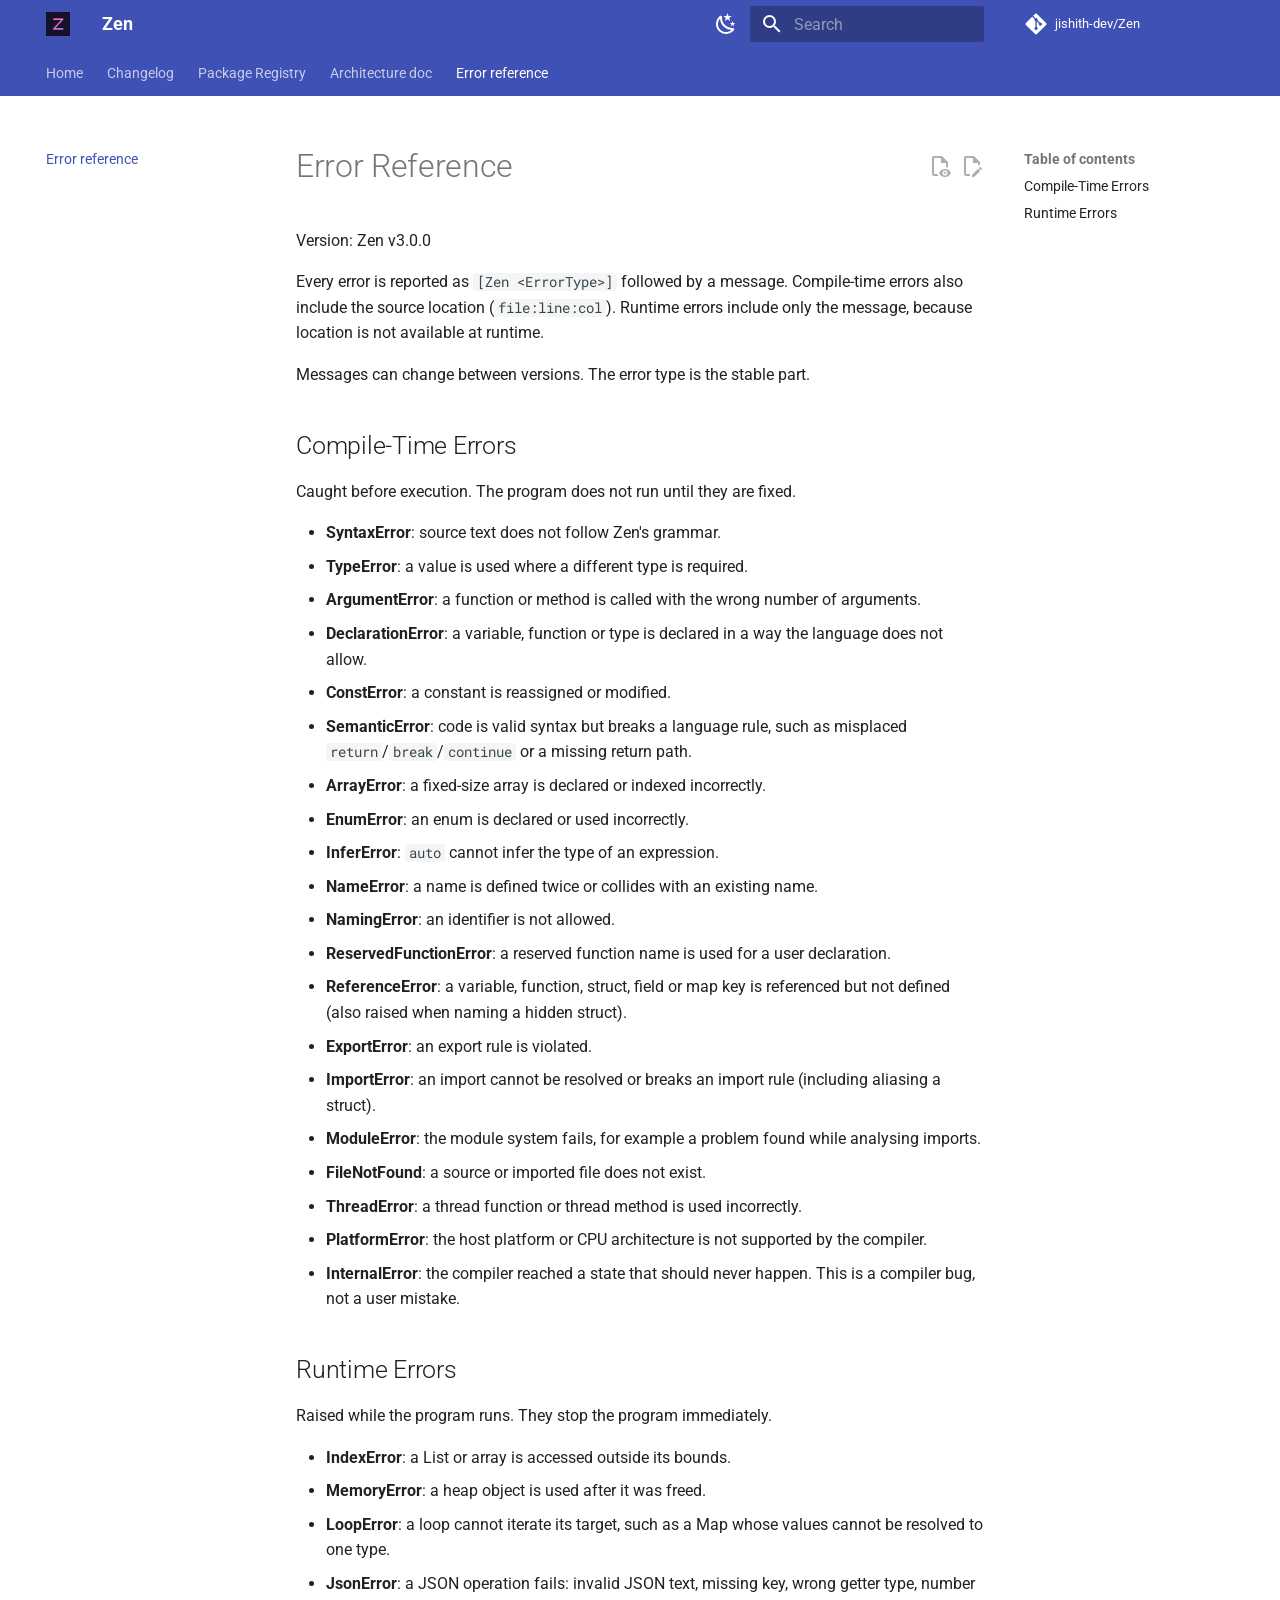
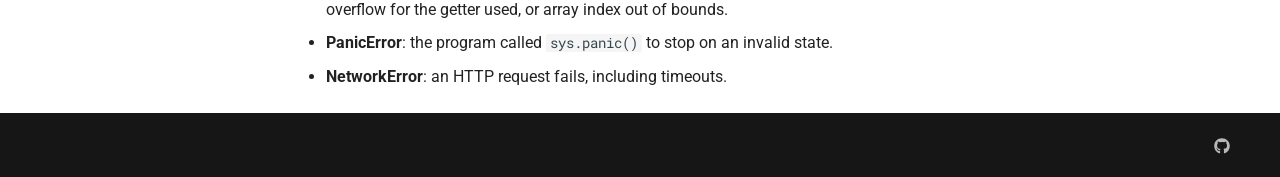
<file: site/errors/index.html>
<!doctype html>
<html lang="en" class="no-js">
  <head>
    
      <meta charset="utf-8">
      <meta name="viewport" content="width=device-width,initial-scale=1">
      
        <meta name="description" content="ZEN programming language documentation">
      
      
        <meta name="author" content="Jishith">
      
      
        <link rel="canonical" href="https://jishith-dev.github.io/zen-doc/errors/">
      
      
        <link rel="prev" href="../architecture/">
      
      
      
        
      
      
      <link rel="icon" href="../assets/zen-logo.png">
      <meta name="generator" content="mkdocs-1.6.1, mkdocs-material-9.7.7">
    
    
      
        <title>Error reference - Zen</title>
      
    
    
      <link rel="stylesheet" href="../assets/stylesheets/main.ec1eaa64.min.css">
      
        
        <link rel="stylesheet" href="../assets/stylesheets/palette.ab4e12ef.min.css">
      
      


    
    
      
    
    
      
        
        
        <link rel="preconnect" href="https://fonts.gstatic.com" crossorigin>
        <link rel="stylesheet" href="https://fonts.googleapis.com/css?family=Roboto:300,300i,400,400i,700,700i%7CRoboto+Mono:400,400i,700,700i&display=fallback">
        <style>:root{--md-text-font:"Roboto";--md-code-font:"Roboto Mono"}</style>
      
    
    
      <link rel="stylesheet" href="../styles/extra.css">
    
    <script>__md_scope=new URL("..",location),__md_hash=e=>[...e].reduce(((e,_)=>(e<<5)-e+_.charCodeAt(0)),0),__md_get=(e,_=localStorage,t=__md_scope)=>JSON.parse(_.getItem(t.pathname+"."+e)),__md_set=(e,_,t=localStorage,a=__md_scope)=>{try{t.setItem(a.pathname+"."+e,JSON.stringify(_))}catch(e){}}</script>
    
      

    
    
  </head>
  
  
    
    
      
    
    
    
    
    <body dir="ltr" data-md-color-scheme="default" data-md-color-primary="indigo" data-md-color-accent="indigo">
  
    
    <input class="md-toggle" data-md-toggle="drawer" type="checkbox" id="__drawer" autocomplete="off">
    <input class="md-toggle" data-md-toggle="search" type="checkbox" id="__search" autocomplete="off">
    <label class="md-overlay" for="__drawer"></label>
    <div data-md-component="skip">
      
        
        <a href="#error-reference" class="md-skip">
          Skip to content
        </a>
      
    </div>
    <div data-md-component="announce">
      
    </div>
    
    
      

<header class="md-header" data-md-component="header">
  <nav class="md-header__inner md-grid" aria-label="Header">
    <a href=".." title="Zen" class="md-header__button md-logo" aria-label="Zen" data-md-component="logo">
      
  <img src="../assets/zen-logo.png" alt="logo">

    </a>
    <label class="md-header__button md-icon" for="__drawer">
      
      <svg xmlns="http://www.w3.org/2000/svg" viewBox="0 0 24 24"><path d="M3 6h18v2H3zm0 5h18v2H3zm0 5h18v2H3z"/></svg>
    </label>
    <div class="md-header__title" data-md-component="header-title">
      <div class="md-header__ellipsis">
        <div class="md-header__topic">
          <span class="md-ellipsis">
            Zen
          </span>
        </div>
        <div class="md-header__topic" data-md-component="header-topic">
          <span class="md-ellipsis">
            
              Error reference
            
          </span>
        </div>
      </div>
    </div>
    
      
        <form class="md-header__option" data-md-component="palette">
  
    
    
    
    <input class="md-option" data-md-color-media="" data-md-color-scheme="default" data-md-color-primary="indigo" data-md-color-accent="indigo"  aria-label="Dark mode"  type="radio" name="__palette" id="__palette_0">
    
      <label class="md-header__button md-icon" title="Dark mode" for="__palette_1" hidden>
        <svg xmlns="http://www.w3.org/2000/svg" viewBox="0 0 24 24"><path d="m17.75 4.09-2.53 1.94.91 3.06-2.63-1.81-2.63 1.81.91-3.06-2.53-1.94L12.44 4l1.06-3 1.06 3zm3.5 6.91-1.64 1.25.59 1.98-1.7-1.17-1.7 1.17.59-1.98L15.75 11l2.06-.05L18.5 9l.69 1.95zm-2.28 4.95c.83-.08 1.72 1.1 1.19 1.85-.32.45-.66.87-1.08 1.27C15.17 23 8.84 23 4.94 19.07c-3.91-3.9-3.91-10.24 0-14.14.4-.4.82-.76 1.27-1.08.75-.53 1.93.36 1.85 1.19-.27 2.86.69 5.83 2.89 8.02a9.96 9.96 0 0 0 8.02 2.89m-1.64 2.02a12.08 12.08 0 0 1-7.8-3.47c-2.17-2.19-3.33-5-3.49-7.82-2.81 3.14-2.7 7.96.31 10.98 3.02 3.01 7.84 3.12 10.98.31"/></svg>
      </label>
    
  
    
    
    
    <input class="md-option" data-md-color-media="" data-md-color-scheme="slate" data-md-color-primary="indigo" data-md-color-accent="indigo"  aria-label="Light mode"  type="radio" name="__palette" id="__palette_1">
    
      <label class="md-header__button md-icon" title="Light mode" for="__palette_0" hidden>
        <svg xmlns="http://www.w3.org/2000/svg" viewBox="0 0 24 24"><path d="M12 7a5 5 0 0 1 5 5 5 5 0 0 1-5 5 5 5 0 0 1-5-5 5 5 0 0 1 5-5m0 2a3 3 0 0 0-3 3 3 3 0 0 0 3 3 3 3 0 0 0 3-3 3 3 0 0 0-3-3m0-7 2.39 3.42C13.65 5.15 12.84 5 12 5s-1.65.15-2.39.42zM3.34 7l4.16-.35A7.2 7.2 0 0 0 5.94 8.5c-.44.74-.69 1.5-.83 2.29zm.02 10 1.76-3.77a7.131 7.131 0 0 0 2.38 4.14zM20.65 7l-1.77 3.79a7.02 7.02 0 0 0-2.38-4.15zm-.01 10-4.14.36c.59-.51 1.12-1.14 1.54-1.86.42-.73.69-1.5.83-2.29zM12 22l-2.41-3.44c.74.27 1.55.44 2.41.44.82 0 1.63-.17 2.37-.44z"/></svg>
      </label>
    
  
</form>
      
    
    
      <script>var palette=__md_get("__palette");if(palette&&palette.color){if("(prefers-color-scheme)"===palette.color.media){var media=matchMedia("(prefers-color-scheme: light)"),input=document.querySelector(media.matches?"[data-md-color-media='(prefers-color-scheme: light)']":"[data-md-color-media='(prefers-color-scheme: dark)']");palette.color.media=input.getAttribute("data-md-color-media"),palette.color.scheme=input.getAttribute("data-md-color-scheme"),palette.color.primary=input.getAttribute("data-md-color-primary"),palette.color.accent=input.getAttribute("data-md-color-accent")}for(var[key,value]of Object.entries(palette.color))document.body.setAttribute("data-md-color-"+key,value)}</script>
    
    
    
      
      
        <label class="md-header__button md-icon" for="__search">
          
          <svg xmlns="http://www.w3.org/2000/svg" viewBox="0 0 24 24"><path d="M9.5 3A6.5 6.5 0 0 1 16 9.5c0 1.61-.59 3.09-1.56 4.23l.27.27h.79l5 5-1.5 1.5-5-5v-.79l-.27-.27A6.52 6.52 0 0 1 9.5 16 6.5 6.5 0 0 1 3 9.5 6.5 6.5 0 0 1 9.5 3m0 2C7 5 5 7 5 9.5S7 14 9.5 14 14 12 14 9.5 12 5 9.5 5"/></svg>
        </label>
        <div class="md-search" data-md-component="search" role="dialog">
  <label class="md-search__overlay" for="__search"></label>
  <div class="md-search__inner" role="search">
    <form class="md-search__form" name="search">
      <input type="text" class="md-search__input" name="query" aria-label="Search" placeholder="Search" autocapitalize="off" autocorrect="off" autocomplete="off" spellcheck="false" data-md-component="search-query" required>
      <label class="md-search__icon md-icon" for="__search">
        
        <svg xmlns="http://www.w3.org/2000/svg" viewBox="0 0 24 24"><path d="M9.5 3A6.5 6.5 0 0 1 16 9.5c0 1.61-.59 3.09-1.56 4.23l.27.27h.79l5 5-1.5 1.5-5-5v-.79l-.27-.27A6.52 6.52 0 0 1 9.5 16 6.5 6.5 0 0 1 3 9.5 6.5 6.5 0 0 1 9.5 3m0 2C7 5 5 7 5 9.5S7 14 9.5 14 14 12 14 9.5 12 5 9.5 5"/></svg>
        
        <svg xmlns="http://www.w3.org/2000/svg" viewBox="0 0 24 24"><path d="M20 11v2H8l5.5 5.5-1.42 1.42L4.16 12l7.92-7.92L13.5 5.5 8 11z"/></svg>
      </label>
      <nav class="md-search__options" aria-label="Search">
        
          <a href="javascript:void(0)" class="md-search__icon md-icon" title="Share" aria-label="Share" data-clipboard data-clipboard-text="" data-md-component="search-share" tabindex="-1">
            
            <svg xmlns="http://www.w3.org/2000/svg" viewBox="0 0 24 24"><path d="M18 16.08c-.76 0-1.44.3-1.96.77L8.91 12.7c.05-.23.09-.46.09-.7s-.04-.47-.09-.7l7.05-4.11c.54.5 1.25.81 2.04.81a3 3 0 0 0 3-3 3 3 0 0 0-3-3 3 3 0 0 0-3 3c0 .24.04.47.09.7L8.04 9.81C7.5 9.31 6.79 9 6 9a3 3 0 0 0-3 3 3 3 0 0 0 3 3c.79 0 1.5-.31 2.04-.81l7.12 4.15c-.05.21-.08.43-.08.66 0 1.61 1.31 2.91 2.92 2.91s2.92-1.3 2.92-2.91A2.92 2.92 0 0 0 18 16.08"/></svg>
          </a>
        
        <button type="reset" class="md-search__icon md-icon" title="Clear" aria-label="Clear" tabindex="-1">
          
          <svg xmlns="http://www.w3.org/2000/svg" viewBox="0 0 24 24"><path d="M19 6.41 17.59 5 12 10.59 6.41 5 5 6.41 10.59 12 5 17.59 6.41 19 12 13.41 17.59 19 19 17.59 13.41 12z"/></svg>
        </button>
      </nav>
      
        <div class="md-search__suggest" data-md-component="search-suggest"></div>
      
    </form>
    <div class="md-search__output">
      <div class="md-search__scrollwrap" tabindex="0" data-md-scrollfix>
        <div class="md-search-result" data-md-component="search-result">
          <div class="md-search-result__meta">
            Initializing search
          </div>
          <ol class="md-search-result__list" role="presentation"></ol>
        </div>
      </div>
    </div>
  </div>
</div>
      
    
    
      <div class="md-header__source">
        <a href="https://github.com/jishith-dev/Zen" title="Go to repository" class="md-source" data-md-component="source">
  <div class="md-source__icon md-icon">
    
    <svg xmlns="http://www.w3.org/2000/svg" viewBox="0 0 448 512"><!--! Font Awesome Free 7.1.0 by @fontawesome - https://fontawesome.com License - https://fontawesome.com/license/free (Icons: CC BY 4.0, Fonts: SIL OFL 1.1, Code: MIT License) Copyright 2025 Fonticons, Inc.--><path d="M439.6 236.1 244 40.5c-5.4-5.5-12.8-8.5-20.4-8.5s-15 3-20.4 8.4L162.5 81l51.5 51.5c27.1-9.1 52.7 16.8 43.4 43.7l49.7 49.7c34.2-11.8 61.2 31 35.5 56.7-26.5 26.5-70.2-2.9-56-37.3L240.3 199v121.9c25.3 12.5 22.3 41.8 9.1 55-6.4 6.4-15.2 10.1-24.3 10.1s-17.8-3.6-24.3-10.1c-17.6-17.6-11.1-46.9 11.2-56v-123c-20.8-8.5-24.6-30.7-18.6-45L142.6 101 8.5 235.1C3 240.6 0 247.9 0 255.5s3 15 8.5 20.4l195.6 195.7c5.4 5.4 12.7 8.4 20.4 8.4s15-3 20.4-8.4l194.7-194.7c5.4-5.4 8.4-12.8 8.4-20.4s-3-15-8.4-20.4"/></svg>
  </div>
  <div class="md-source__repository">
    jishith-dev/Zen
  </div>
</a>
      </div>
    
  </nav>
  
</header>
    
    <div class="md-container" data-md-component="container">
      
      
        
          
            
<nav class="md-tabs" aria-label="Tabs" data-md-component="tabs">
  <div class="md-grid">
    <ul class="md-tabs__list">
      
        
  
  
  
  
    <li class="md-tabs__item">
      <a href=".." class="md-tabs__link">
        
  
  
    
  
  Home

      </a>
    </li>
  

      
        
  
  
  
  
    <li class="md-tabs__item">
      <a href="../changelog/" class="md-tabs__link">
        
  
  
    
  
  Changelog

      </a>
    </li>
  

      
        
  
  
  
  
    <li class="md-tabs__item">
      <a href="../zen_package_manager/" class="md-tabs__link">
        
  
  
    
  
  Package Registry

      </a>
    </li>
  

      
        
  
  
  
  
    <li class="md-tabs__item">
      <a href="../architecture/" class="md-tabs__link">
        
  
  
    
  
  Architecture doc

      </a>
    </li>
  

      
        
  
  
  
    
  
  
    <li class="md-tabs__item md-tabs__item--active">
      <a href="./" class="md-tabs__link">
        
  
  
    
  
  Error reference

      </a>
    </li>
  

      
    </ul>
  </div>
</nav>
          
        
      
      <main class="md-main" data-md-component="main">
        <div class="md-main__inner md-grid">
          
            
              
              <div class="md-sidebar md-sidebar--primary" data-md-component="sidebar" data-md-type="navigation" >
                <div class="md-sidebar__scrollwrap">
                  <div class="md-sidebar__inner">
                    


  


<nav class="md-nav md-nav--primary md-nav--lifted" aria-label="Navigation" data-md-level="0">
  <label class="md-nav__title" for="__drawer">
    <a href=".." title="Zen" class="md-nav__button md-logo" aria-label="Zen" data-md-component="logo">
      
  <img src="../assets/zen-logo.png" alt="logo">

    </a>
    Zen
  </label>
  
    <div class="md-nav__source">
      <a href="https://github.com/jishith-dev/Zen" title="Go to repository" class="md-source" data-md-component="source">
  <div class="md-source__icon md-icon">
    
    <svg xmlns="http://www.w3.org/2000/svg" viewBox="0 0 448 512"><!--! Font Awesome Free 7.1.0 by @fontawesome - https://fontawesome.com License - https://fontawesome.com/license/free (Icons: CC BY 4.0, Fonts: SIL OFL 1.1, Code: MIT License) Copyright 2025 Fonticons, Inc.--><path d="M439.6 236.1 244 40.5c-5.4-5.5-12.8-8.5-20.4-8.5s-15 3-20.4 8.4L162.5 81l51.5 51.5c27.1-9.1 52.7 16.8 43.4 43.7l49.7 49.7c34.2-11.8 61.2 31 35.5 56.7-26.5 26.5-70.2-2.9-56-37.3L240.3 199v121.9c25.3 12.5 22.3 41.8 9.1 55-6.4 6.4-15.2 10.1-24.3 10.1s-17.8-3.6-24.3-10.1c-17.6-17.6-11.1-46.9 11.2-56v-123c-20.8-8.5-24.6-30.7-18.6-45L142.6 101 8.5 235.1C3 240.6 0 247.9 0 255.5s3 15 8.5 20.4l195.6 195.7c5.4 5.4 12.7 8.4 20.4 8.4s15-3 20.4-8.4l194.7-194.7c5.4-5.4 8.4-12.8 8.4-20.4s-3-15-8.4-20.4"/></svg>
  </div>
  <div class="md-source__repository">
    jishith-dev/Zen
  </div>
</a>
    </div>
  
  <ul class="md-nav__list" data-md-scrollfix>
    
      
      
  
  
  
  
    <li class="md-nav__item">
      <a href=".." class="md-nav__link">
        
  
  
  <span class="md-ellipsis">
    
  
    Home
  

    
  </span>
  
  

      </a>
    </li>
  

    
      
      
  
  
  
  
    <li class="md-nav__item">
      <a href="../changelog/" class="md-nav__link">
        
  
  
  <span class="md-ellipsis">
    
  
    Changelog
  

    
  </span>
  
  

      </a>
    </li>
  

    
      
      
  
  
  
  
    <li class="md-nav__item">
      <a href="../zen_package_manager/" class="md-nav__link">
        
  
  
  <span class="md-ellipsis">
    
  
    Package Registry
  

    
  </span>
  
  

      </a>
    </li>
  

    
      
      
  
  
  
  
    <li class="md-nav__item">
      <a href="../architecture/" class="md-nav__link">
        
  
  
  <span class="md-ellipsis">
    
  
    Architecture doc
  

    
  </span>
  
  

      </a>
    </li>
  

    
      
      
  
  
    
  
  
  
    <li class="md-nav__item md-nav__item--active">
      
      <input class="md-nav__toggle md-toggle" type="checkbox" id="__toc">
      
      
        
      
      
        <label class="md-nav__link md-nav__link--active" for="__toc">
          
  
  
  <span class="md-ellipsis">
    
  
    Error reference
  

    
  </span>
  
  

          <span class="md-nav__icon md-icon"></span>
        </label>
      
      <a href="./" class="md-nav__link md-nav__link--active">
        
  
  
  <span class="md-ellipsis">
    
  
    Error reference
  

    
  </span>
  
  

      </a>
      
        

<nav class="md-nav md-nav--secondary" aria-label="Table of contents">
  
  
  
    
  
  
    <label class="md-nav__title" for="__toc">
      <span class="md-nav__icon md-icon"></span>
      Table of contents
    </label>
    <ul class="md-nav__list" data-md-component="toc" data-md-scrollfix>
      
        <li class="md-nav__item">
  <a href="#compile-time-errors" class="md-nav__link">
    <span class="md-ellipsis">
      
        Compile-Time Errors
      
    </span>
  </a>
  
</li>
      
        <li class="md-nav__item">
  <a href="#runtime-errors" class="md-nav__link">
    <span class="md-ellipsis">
      
        Runtime Errors
      
    </span>
  </a>
  
</li>
      
    </ul>
  
</nav>
      
    </li>
  

    
  </ul>
</nav>
                  </div>
                </div>
              </div>
            
            
              
              <div class="md-sidebar md-sidebar--secondary" data-md-component="sidebar" data-md-type="toc" >
                <div class="md-sidebar__scrollwrap">
                  <div class="md-sidebar__inner">
                    

<nav class="md-nav md-nav--secondary" aria-label="Table of contents">
  
  
  
    
  
  
    <label class="md-nav__title" for="__toc">
      <span class="md-nav__icon md-icon"></span>
      Table of contents
    </label>
    <ul class="md-nav__list" data-md-component="toc" data-md-scrollfix>
      
        <li class="md-nav__item">
  <a href="#compile-time-errors" class="md-nav__link">
    <span class="md-ellipsis">
      
        Compile-Time Errors
      
    </span>
  </a>
  
</li>
      
        <li class="md-nav__item">
  <a href="#runtime-errors" class="md-nav__link">
    <span class="md-ellipsis">
      
        Runtime Errors
      
    </span>
  </a>
  
</li>
      
    </ul>
  
</nav>
                  </div>
                </div>
              </div>
            
          
          
            <div class="md-content" data-md-component="content">
              
              <article class="md-content__inner md-typeset">
                
                  


  
    <a href="https://github.com/jishith-dev/Zen/edit/master/docs/errors.md" title="Edit this page" class="md-content__button md-icon" rel="edit">
      
      <svg xmlns="http://www.w3.org/2000/svg" viewBox="0 0 24 24"><path d="M10 20H6V4h7v5h5v3.1l2-2V8l-6-6H6c-1.1 0-2 .9-2 2v16c0 1.1.9 2 2 2h4zm10.2-7c.1 0 .3.1.4.2l1.3 1.3c.2.2.2.6 0 .8l-1 1-2.1-2.1 1-1c.1-.1.2-.2.4-.2m0 3.9L14.1 23H12v-2.1l6.1-6.1z"/></svg>
    </a>
  
  
    
      
    
    <a href="https://github.com/jishith-dev/Zen/raw/master/docs/errors.md" title="View source of this page" class="md-content__button md-icon">
      
      <svg xmlns="http://www.w3.org/2000/svg" viewBox="0 0 24 24"><path d="M17 18c.56 0 1 .44 1 1s-.44 1-1 1-1-.44-1-1 .44-1 1-1m0-3c-2.73 0-5.06 1.66-6 4 .94 2.34 3.27 4 6 4s5.06-1.66 6-4c-.94-2.34-3.27-4-6-4m0 6.5a2.5 2.5 0 0 1-2.5-2.5 2.5 2.5 0 0 1 2.5-2.5 2.5 2.5 0 0 1 2.5 2.5 2.5 2.5 0 0 1-2.5 2.5M9.27 20H6V4h7v5h5v4.07c.7.08 1.36.25 2 .49V8l-6-6H6a2 2 0 0 0-2 2v16a2 2 0 0 0 2 2h4.5a8.2 8.2 0 0 1-1.23-2"/></svg>
    </a>
  


<h1 id="error-reference">Error Reference<a class="headerlink" href="#error-reference" title="Permanent link">&para;</a></h1>
<p>Version: Zen v3.0.0</p>
<p>Every error is reported as <code>[Zen  &lt;ErrorType&gt;]</code> followed by a message. Compile-time errors also include the source location (<code>file:line:col</code>). Runtime errors include only the message, because location is not available at runtime.</p>
<p>Messages can change between versions. The error type is the stable part.</p>
<h2 id="compile-time-errors">Compile-Time Errors<a class="headerlink" href="#compile-time-errors" title="Permanent link">&para;</a></h2>
<p>Caught before execution. The program does not run until they are fixed.</p>
<ul>
<li><strong>SyntaxError</strong>: source text does not follow Zen's grammar.</li>
<li><strong>TypeError</strong>: a value is used where a different type is required.</li>
<li><strong>ArgumentError</strong>: a function or method is called with the wrong number of arguments.</li>
<li><strong>DeclarationError</strong>: a variable, function or type is declared in a way the language does not allow.</li>
<li><strong>ConstError</strong>: a constant is reassigned or modified.</li>
<li><strong>SemanticError</strong>: code is valid syntax but breaks a language rule, such as misplaced <code>return</code>/<code>break</code>/<code>continue</code> or a missing return path.</li>
<li><strong>ArrayError</strong>: a fixed-size array is declared or indexed incorrectly.</li>
<li><strong>EnumError</strong>: an enum is declared or used incorrectly.</li>
<li><strong>InferError</strong>: <code>auto</code> cannot infer the type of an expression.</li>
<li><strong>NameError</strong>: a name is defined twice or collides with an existing name.</li>
<li><strong>NamingError</strong>: an identifier is not allowed.</li>
<li><strong>ReservedFunctionError</strong>: a reserved function name is used for a user declaration.</li>
<li><strong>ReferenceError</strong>: a variable, function, struct, field or map key is referenced but not defined (also raised when naming a hidden struct).</li>
<li><strong>ExportError</strong>: an export rule is violated.</li>
<li><strong>ImportError</strong>: an import cannot be resolved or breaks an import rule (including aliasing a struct).</li>
<li><strong>ModuleError</strong>: the module system fails, for example a problem found while analysing imports.</li>
<li><strong>FileNotFound</strong>: a source or imported file does not exist.</li>
<li><strong>ThreadError</strong>: a thread function or thread method is used incorrectly.</li>
<li><strong>PlatformError</strong>: the host platform or CPU architecture is not supported by the compiler.</li>
<li><strong>InternalError</strong>: the compiler reached a state that should never happen. This is a compiler bug, not a user mistake.</li>
</ul>
<h2 id="runtime-errors">Runtime Errors<a class="headerlink" href="#runtime-errors" title="Permanent link">&para;</a></h2>
<p>Raised while the program runs. They stop the program immediately.</p>
<ul>
<li><strong>IndexError</strong>: a List or array is accessed outside its bounds.</li>
<li><strong>MemoryError</strong>: a heap object is used after it was freed.</li>
<li><strong>LoopError</strong>: a loop cannot iterate its target, such as a Map whose values cannot be resolved to one type.</li>
<li><strong>JsonError</strong>: a JSON operation fails: invalid JSON text, missing key, wrong getter type, number overflow for the getter used, or array index out of bounds.</li>
<li><strong>PanicError</strong>: the program called <code>sys.panic()</code> to stop on an invalid state.</li>
<li><strong>NetworkError</strong>: an HTTP request fails, including timeouts.</li>
</ul>












                
              </article>
            </div>
          
          
<script>var target=document.getElementById(location.hash.slice(1));target&&target.name&&(target.checked=target.name.startsWith("__tabbed_"))</script>
        </div>
        
          <button type="button" class="md-top md-icon" data-md-component="top" hidden>
  
  <svg xmlns="http://www.w3.org/2000/svg" viewBox="0 0 24 24"><path d="M13 20h-2V8l-5.5 5.5-1.42-1.42L12 4.16l7.92 7.92-1.42 1.42L13 8z"/></svg>
  Back to top
</button>
        
      </main>
      
        <footer class="md-footer">
  
  <div class="md-footer-meta md-typeset">
    <div class="md-footer-meta__inner md-grid">
      <div class="md-copyright">
  
  
</div>
      
        
<div class="md-social">
  
    
    
    
    
      
      
    
    <a href="https://github.com/jishith-dev/Zen" target="_blank" rel="noopener" title="github.com" class="md-social__link">
      <svg xmlns="http://www.w3.org/2000/svg" viewBox="0 0 512 512"><!--! Font Awesome Free 7.1.0 by @fontawesome - https://fontawesome.com License - https://fontawesome.com/license/free (Icons: CC BY 4.0, Fonts: SIL OFL 1.1, Code: MIT License) Copyright 2025 Fonticons, Inc.--><path d="M173.9 397.4c0 2-2.3 3.6-5.2 3.6-3.3.3-5.6-1.3-5.6-3.6 0-2 2.3-3.6 5.2-3.6 3-.3 5.6 1.3 5.6 3.6m-31.1-4.5c-.7 2 1.3 4.3 4.3 4.9 2.6 1 5.6 0 6.2-2s-1.3-4.3-4.3-5.2c-2.6-.7-5.5.3-6.2 2.3m44.2-1.7c-2.9.7-4.9 2.6-4.6 4.9.3 2 2.9 3.3 5.9 2.6 2.9-.7 4.9-2.6 4.6-4.6-.3-1.9-3-3.2-5.9-2.9M252.8 8C114.1 8 8 113.3 8 252c0 110.9 69.8 205.8 169.5 239.2 12.8 2.3 17.3-5.6 17.3-12.1 0-6.2-.3-40.4-.3-61.4 0 0-70 15-84.7-29.8 0 0-11.4-29.1-27.8-36.6 0 0-22.9-15.7 1.6-15.4 0 0 24.9 2 38.6 25.8 21.9 38.6 58.6 27.5 72.9 20.9 2.3-16 8.8-27.1 16-33.7-55.9-6.2-112.3-14.3-112.3-110.5 0-27.5 7.6-41.3 23.6-58.9-2.6-6.5-11.1-33.3 2.6-67.9 20.9-6.5 69 27 69 27 20-5.6 41.5-8.5 62.8-8.5s42.8 2.9 62.8 8.5c0 0 48.1-33.6 69-27 13.7 34.7 5.2 61.4 2.6 67.9 16 17.7 25.8 31.5 25.8 58.9 0 96.5-58.9 104.2-114.8 110.5 9.2 7.9 17 22.9 17 46.4 0 33.7-.3 75.4-.3 83.6 0 6.5 4.6 14.4 17.3 12.1C436.2 457.8 504 362.9 504 252 504 113.3 391.5 8 252.8 8M105.2 352.9c-1.3 1-1 3.3.7 5.2 1.6 1.6 3.9 2.3 5.2 1 1.3-1 1-3.3-.7-5.2-1.6-1.6-3.9-2.3-5.2-1m-10.8-8.1c-.7 1.3.3 2.9 2.3 3.9 1.6 1 3.6.7 4.3-.7.7-1.3-.3-2.9-2.3-3.9-2-.6-3.6-.3-4.3.7m32.4 35.6c-1.6 1.3-1 4.3 1.3 6.2 2.3 2.3 5.2 2.6 6.5 1 1.3-1.3.7-4.3-1.3-6.2-2.2-2.3-5.2-2.6-6.5-1m-11.4-14.7c-1.6 1-1.6 3.6 0 5.9s4.3 3.3 5.6 2.3c1.6-1.3 1.6-3.9 0-6.2-1.4-2.3-4-3.3-5.6-2"/></svg>
    </a>
  
</div>
      
    </div>
  </div>
</footer>
      
    </div>
    <div class="md-dialog" data-md-component="dialog">
      <div class="md-dialog__inner md-typeset"></div>
    </div>
    
    
    
      
      
      <script id="__config" type="application/json">{"annotate": null, "base": "..", "features": ["content.code.copy", "content.code.annotate", "navigation.top", "navigation.tabs", "navigation.instant", "navigation.tracking", "search.suggest", "search.highlight", "search.share", "content.action.edit", "content.action.view"], "search": "../assets/javascripts/workers/search.2c215733.min.js", "tags": null, "translations": {"clipboard.copied": "Copied to clipboard", "clipboard.copy": "Copy to clipboard", "search.result.more.one": "1 more on this page", "search.result.more.other": "# more on this page", "search.result.none": "No matching documents", "search.result.one": "1 matching document", "search.result.other": "# matching documents", "search.result.placeholder": "Type to start searching", "search.result.term.missing": "Missing", "select.version": "Select version"}, "version": null}</script>
    
    
      <script src="../assets/javascripts/bundle.d7400e89.min.js"></script>
      
    
  </body>
</html>
</file>
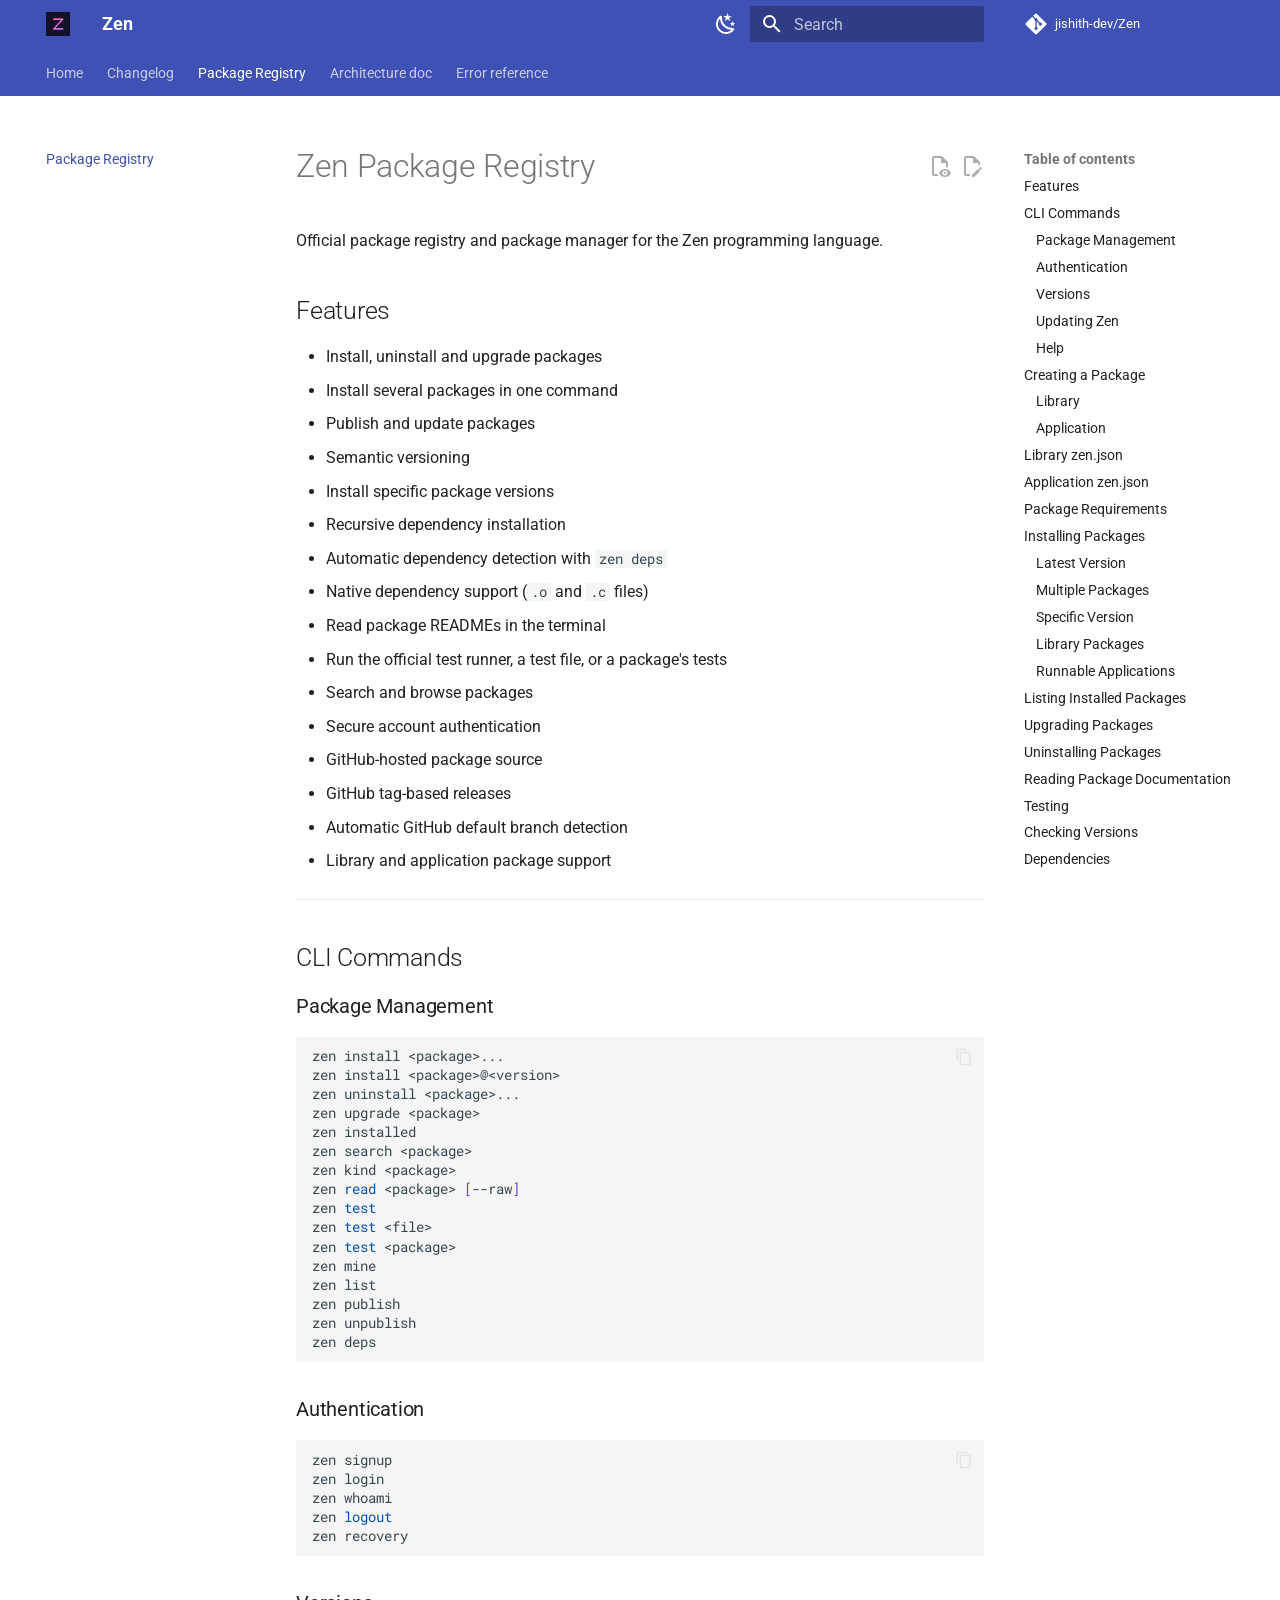
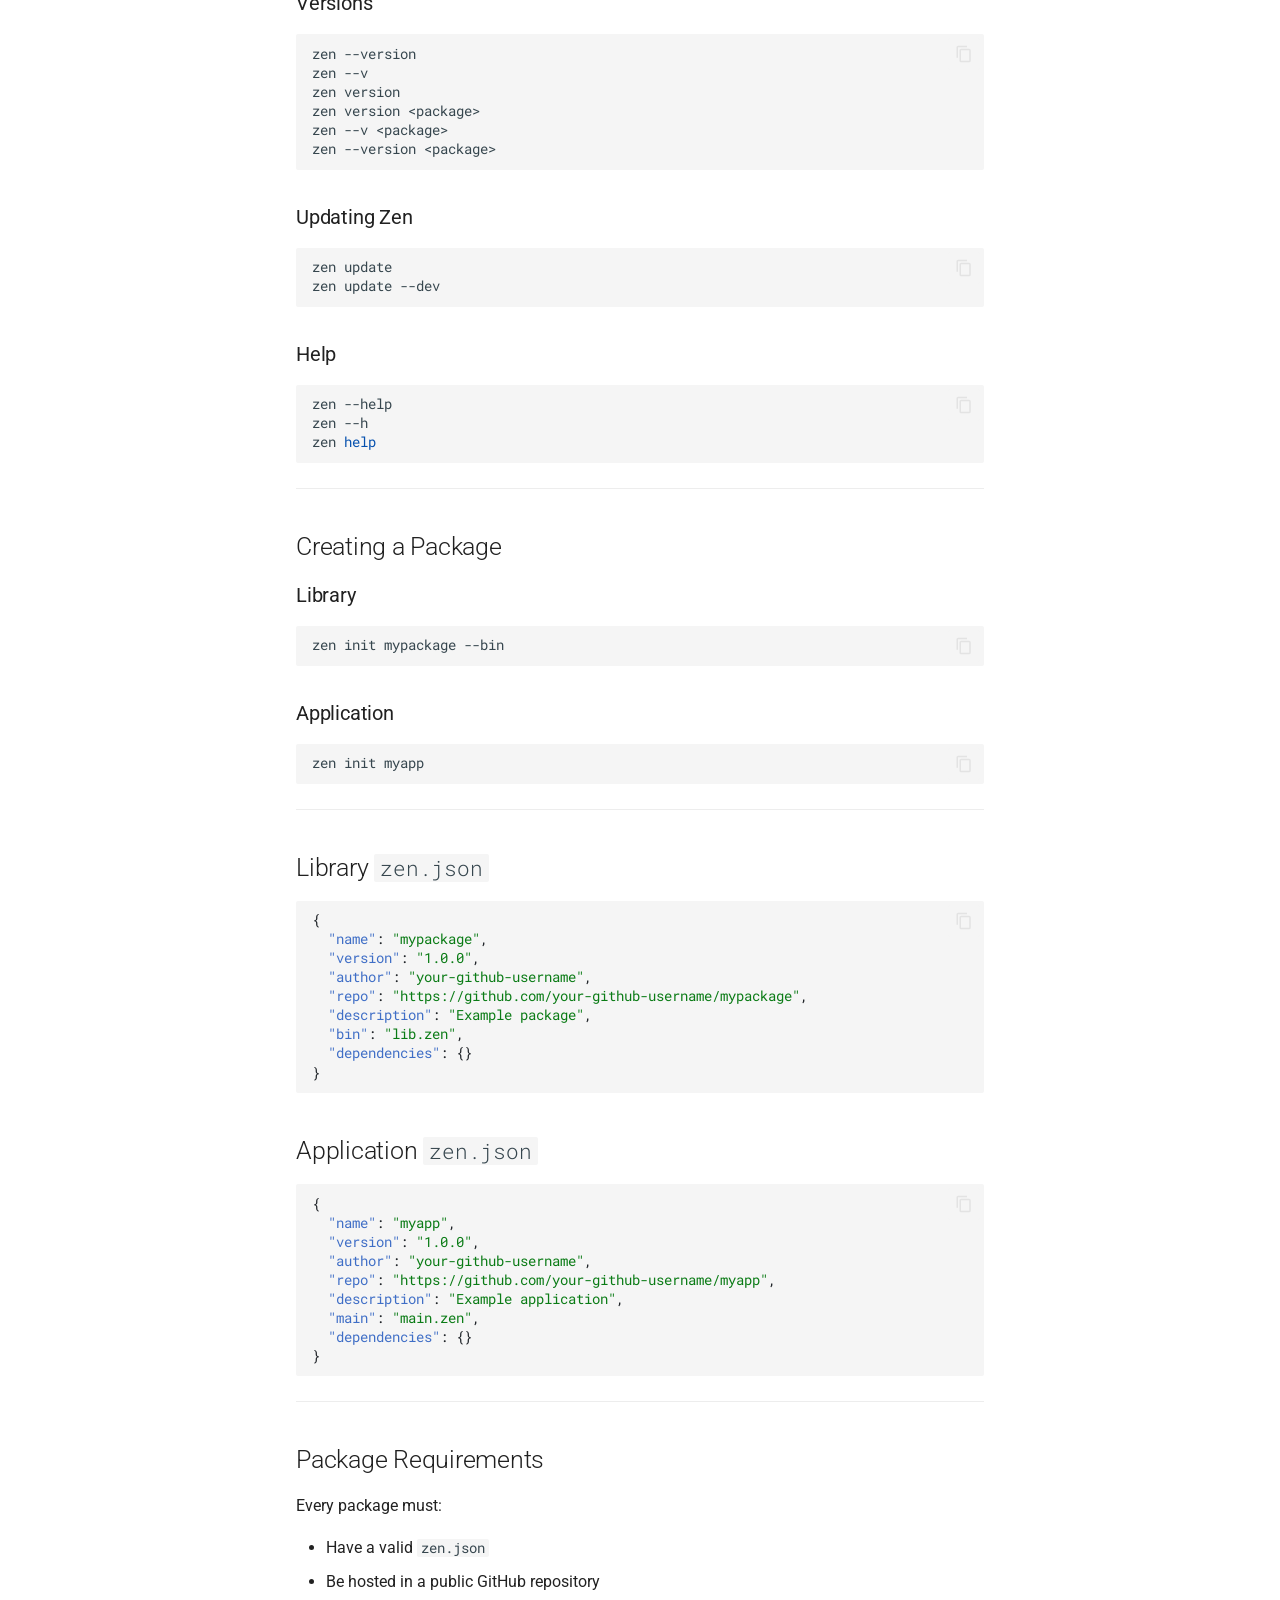
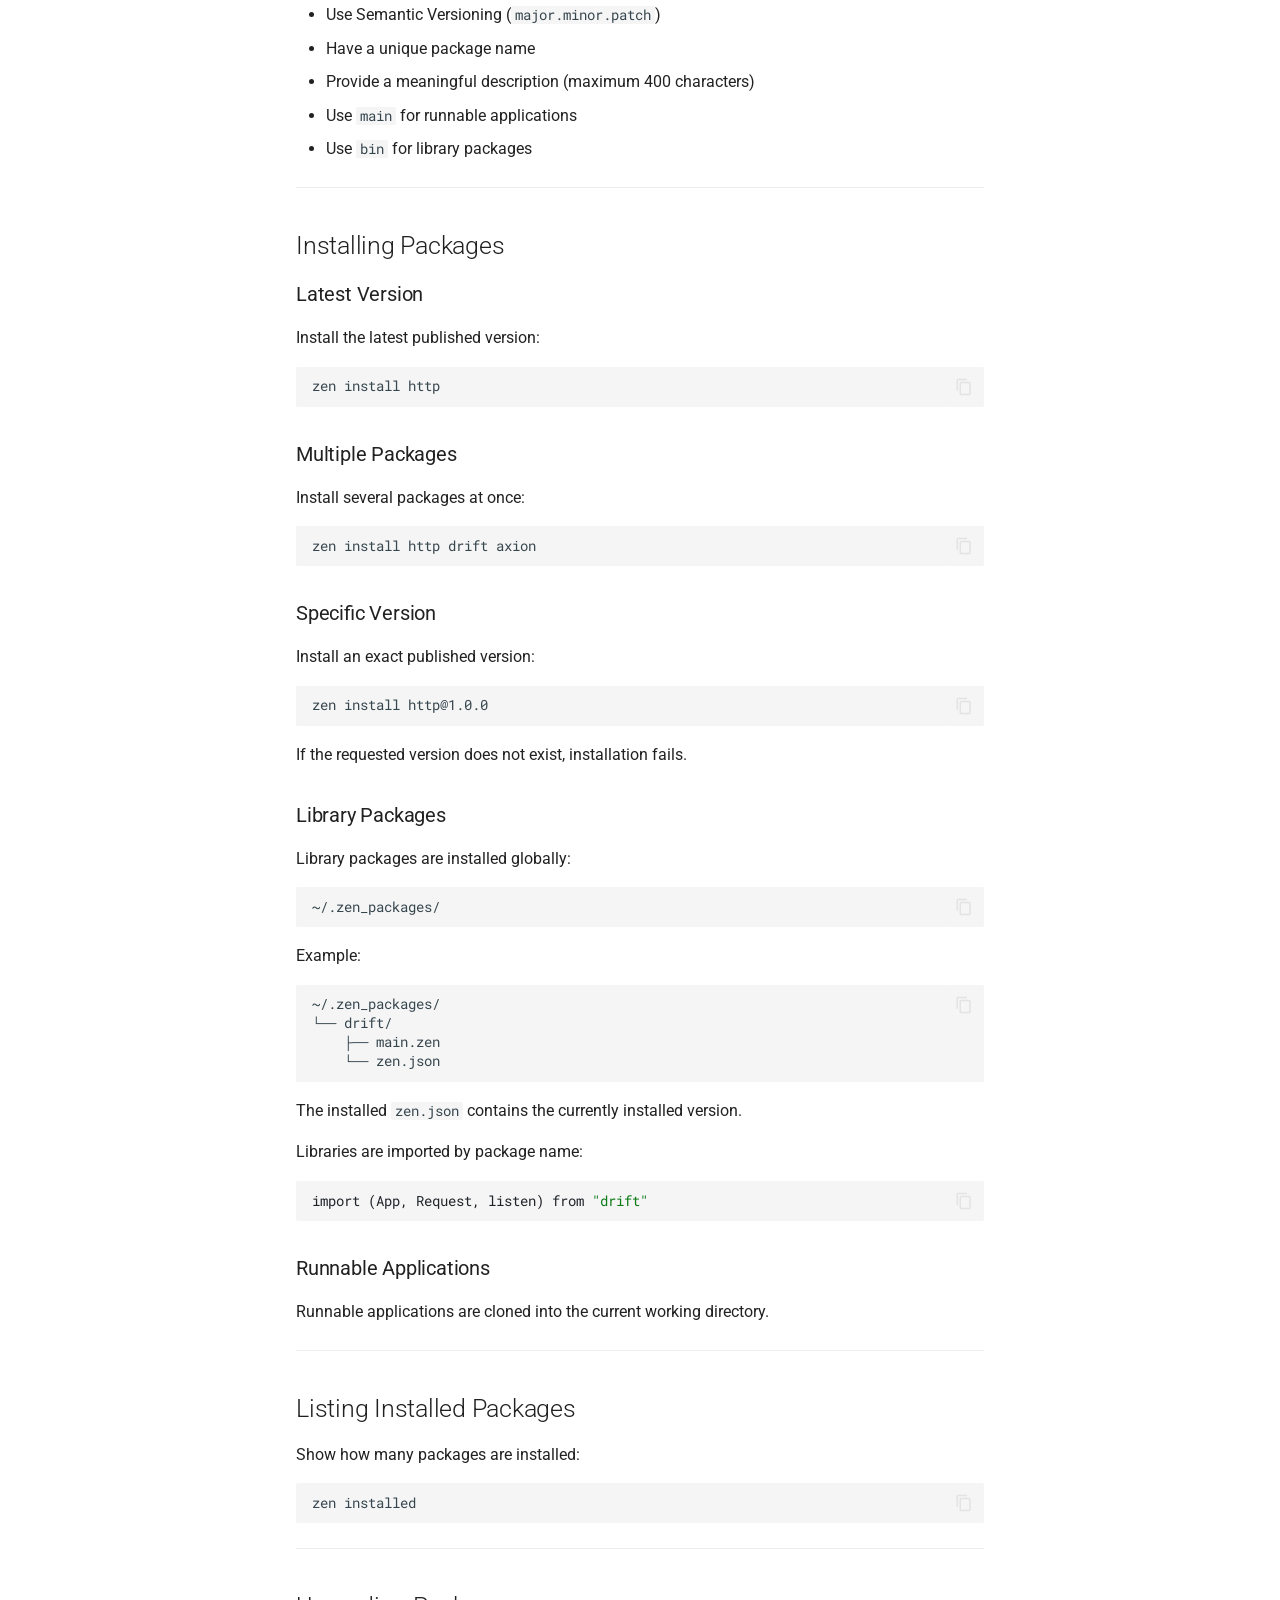
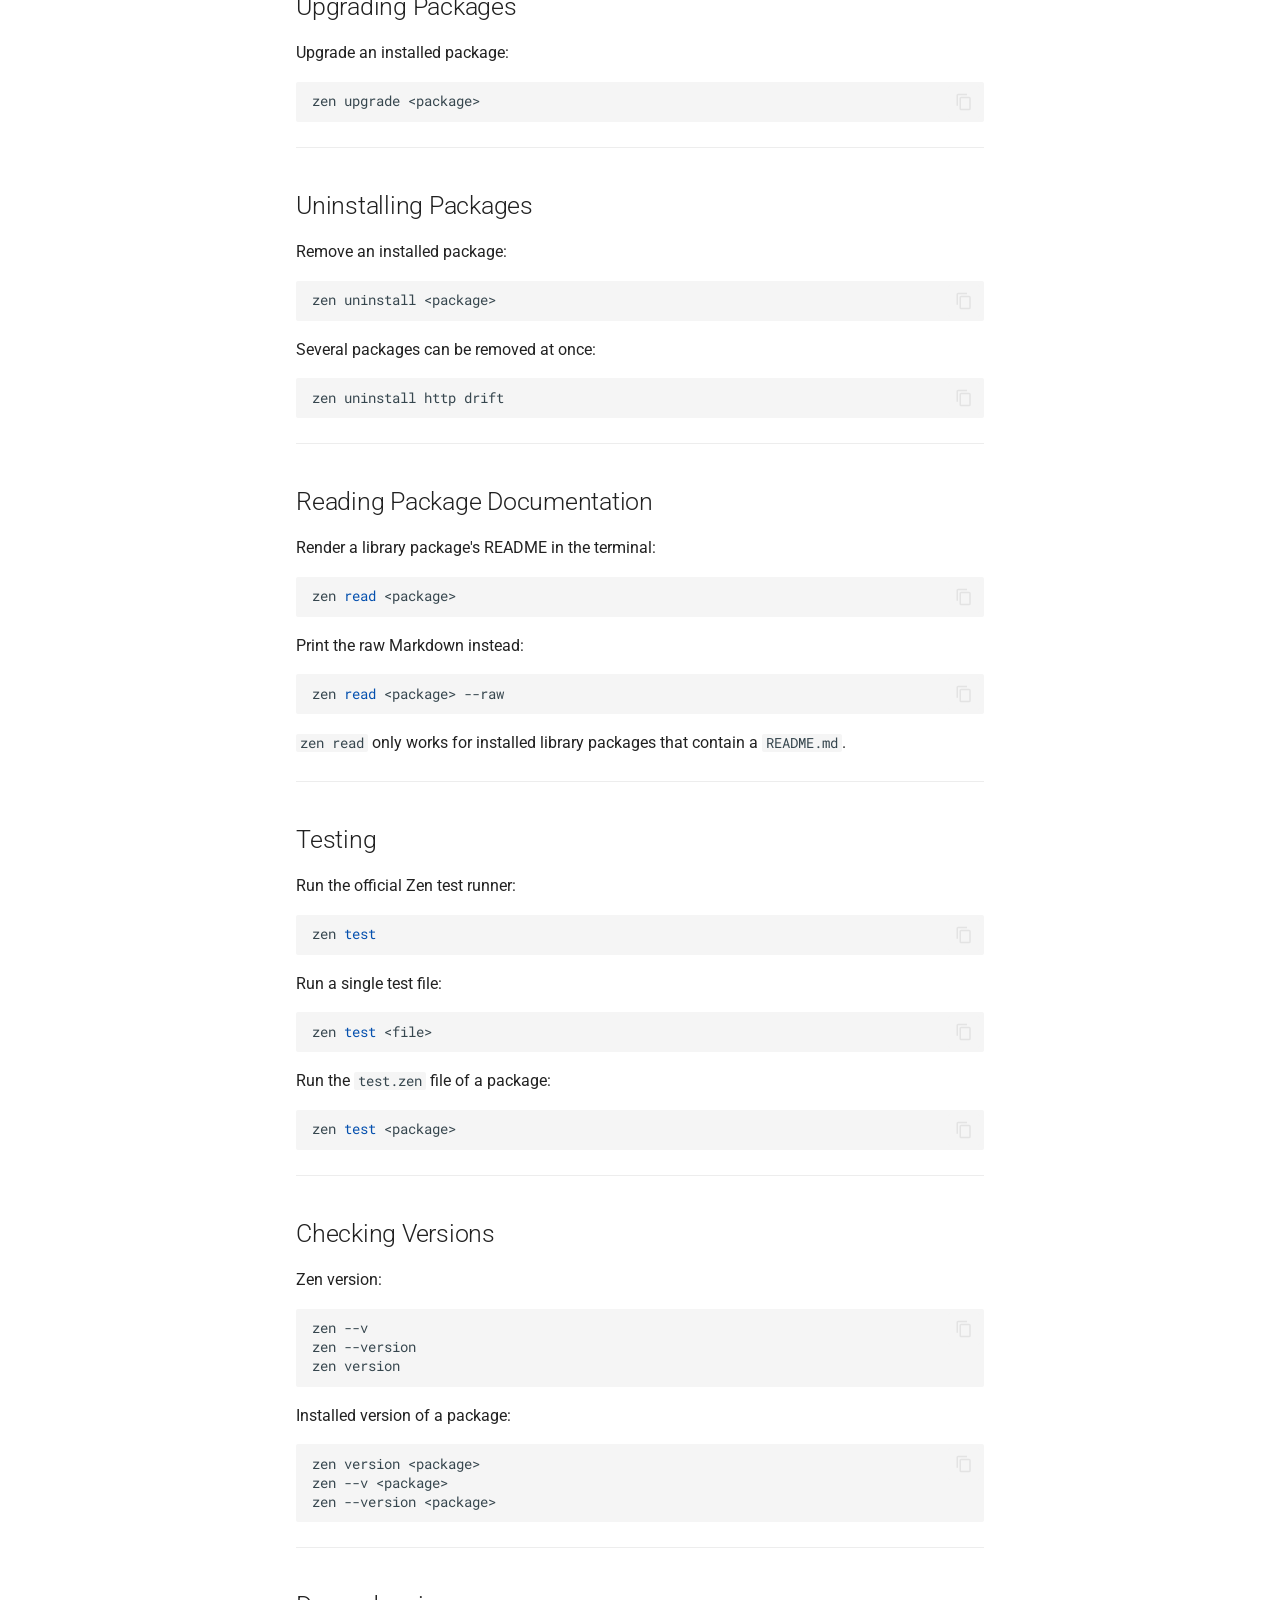
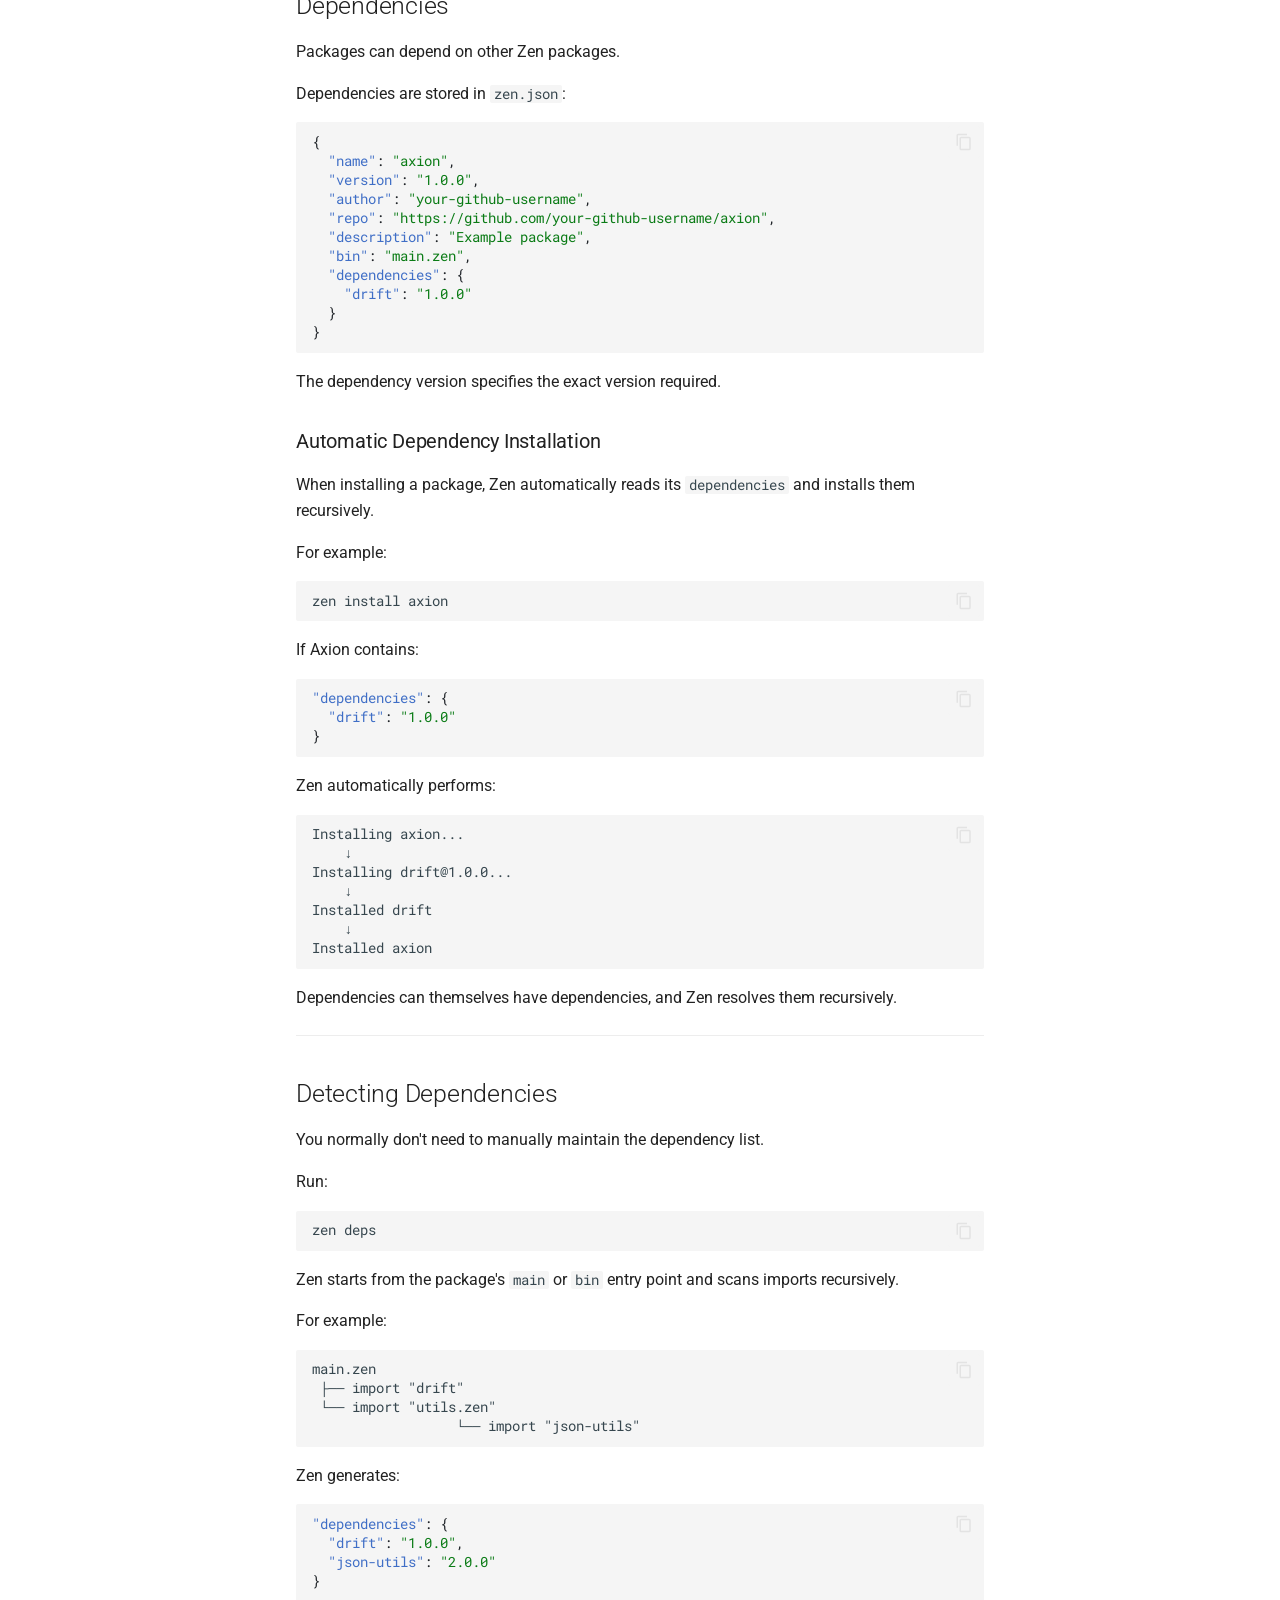
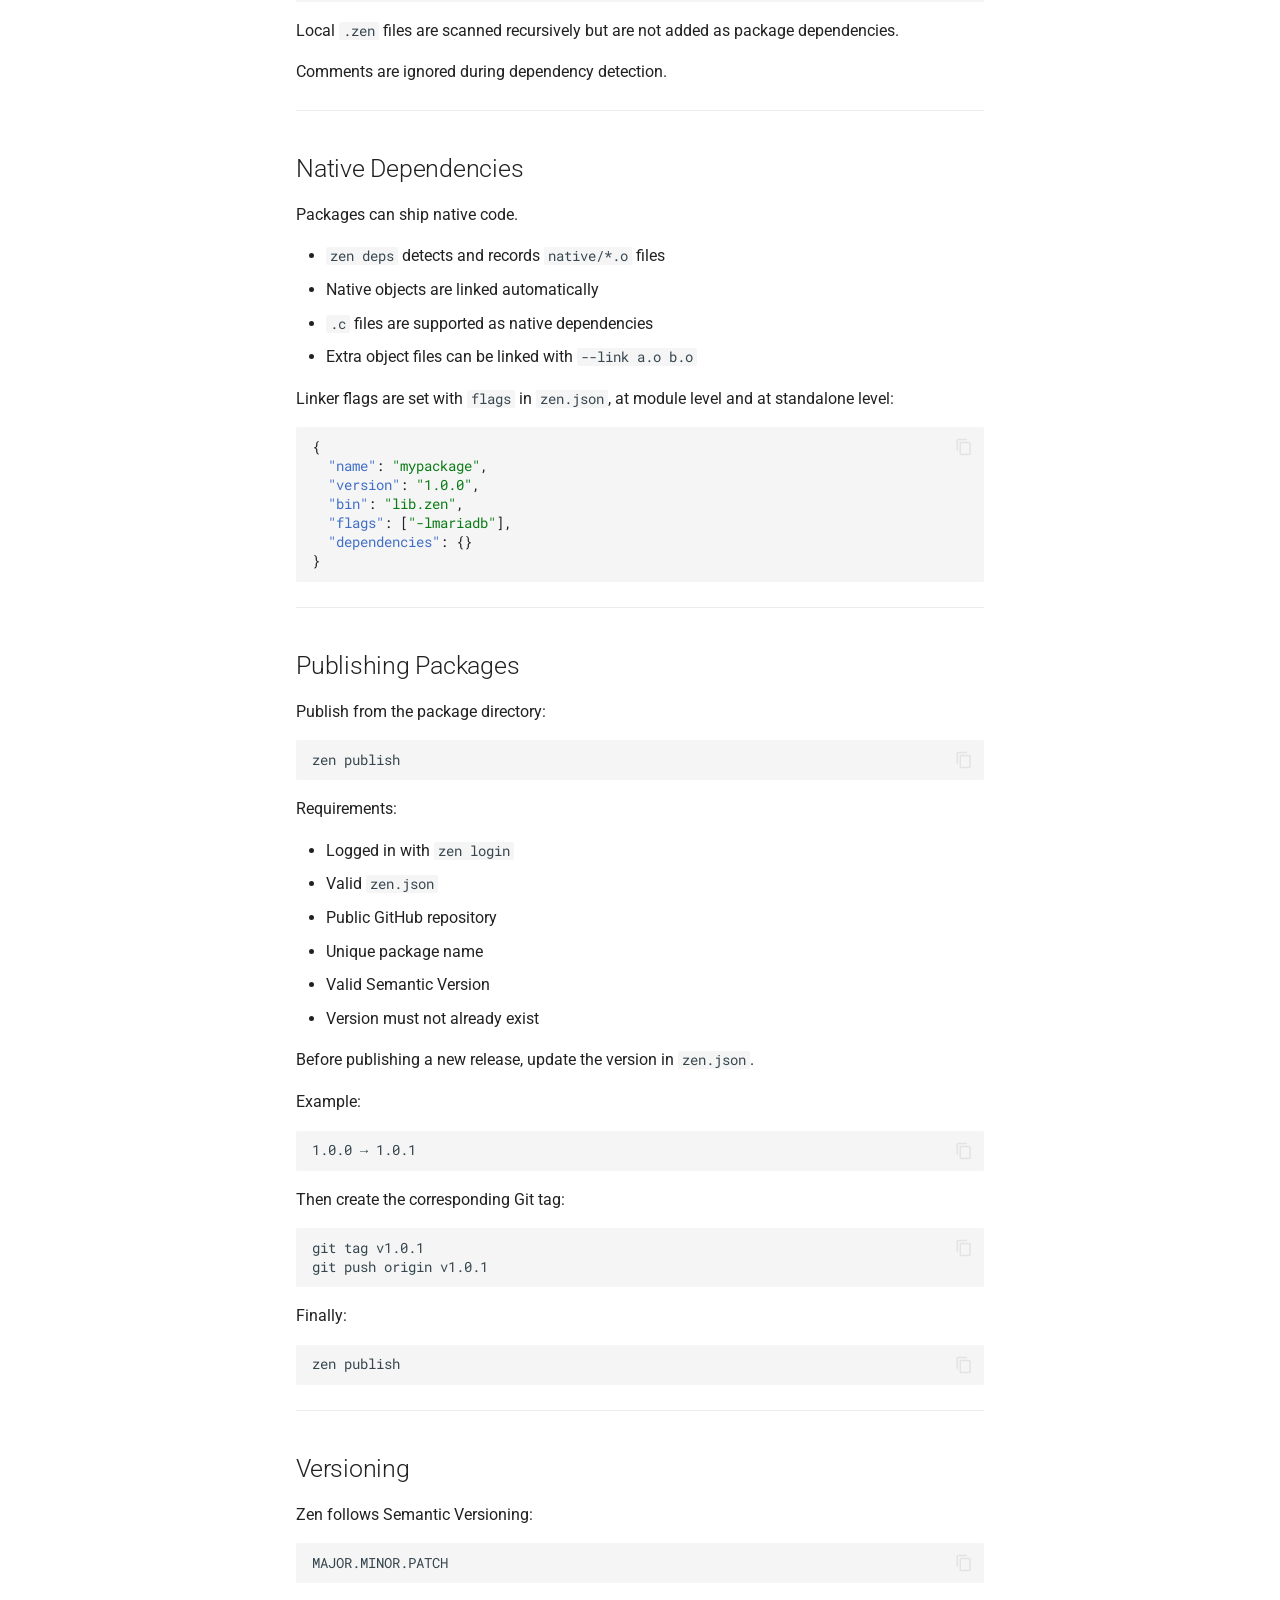
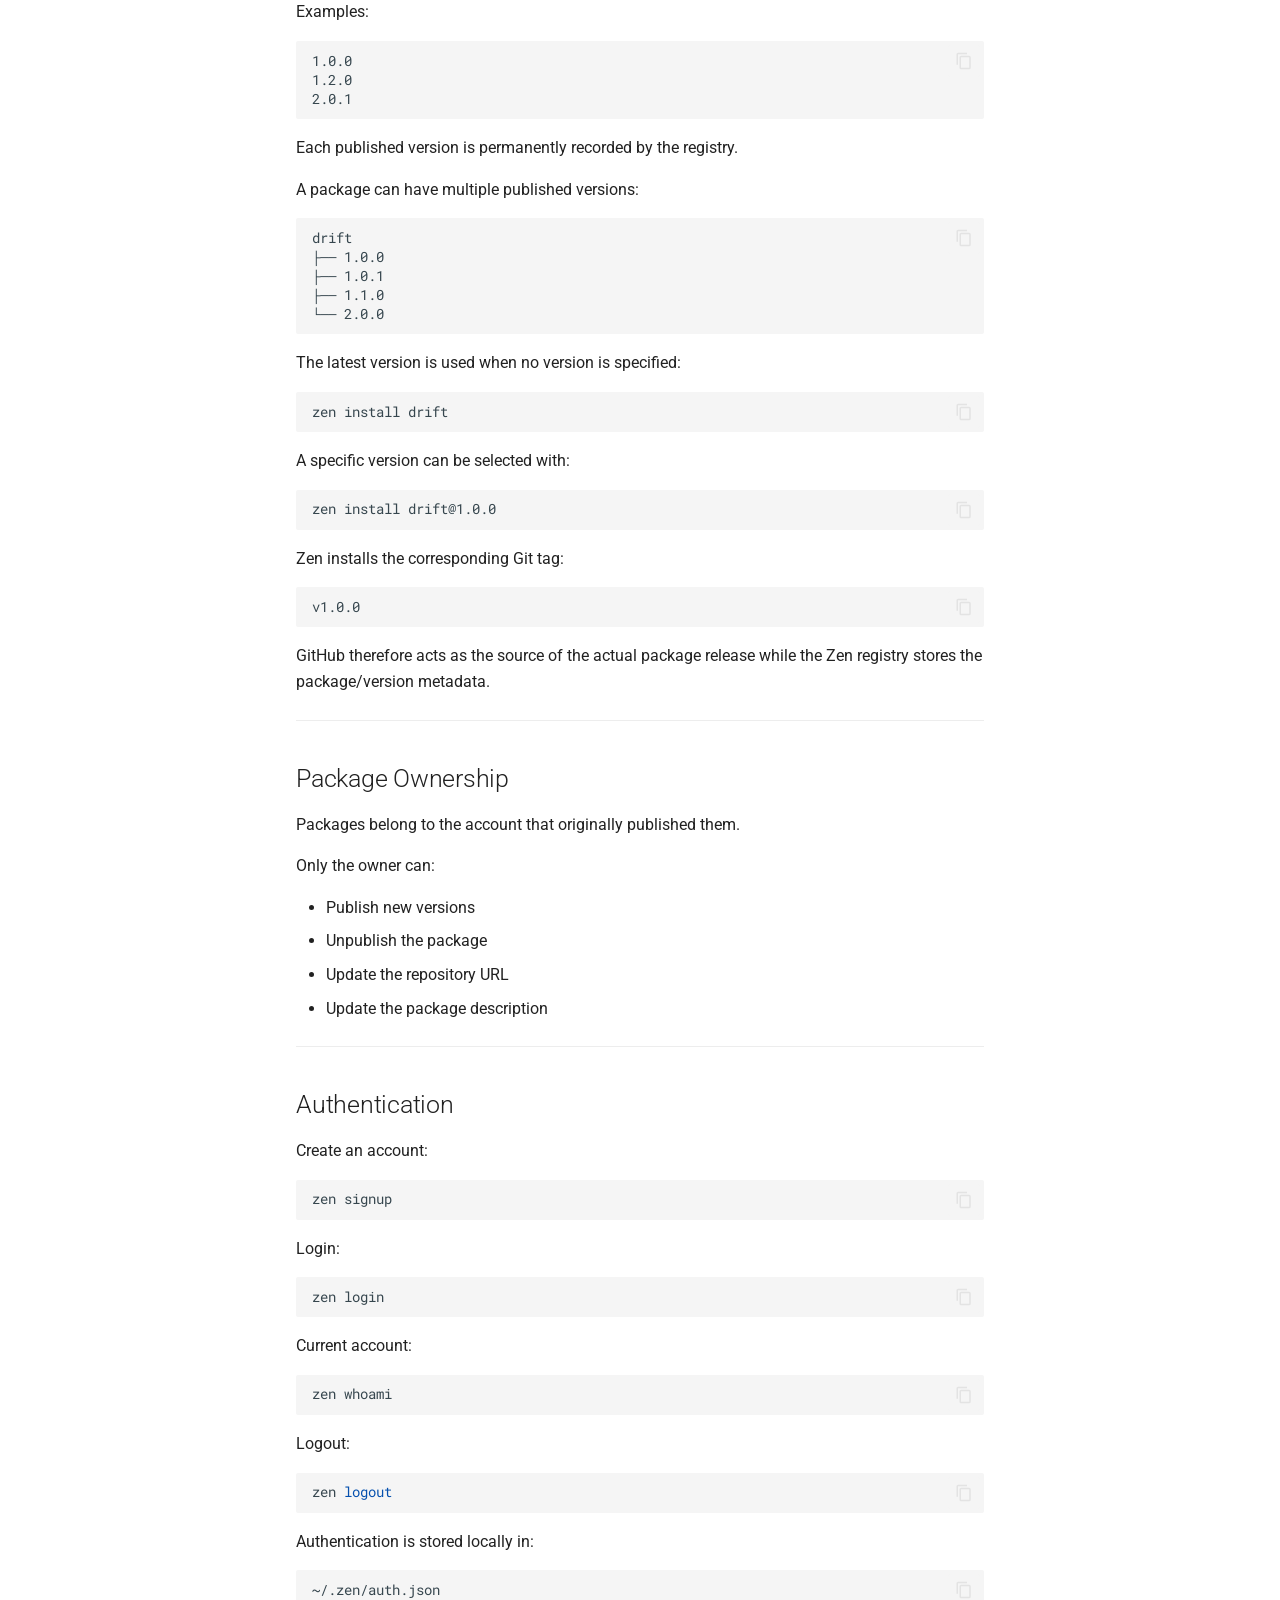
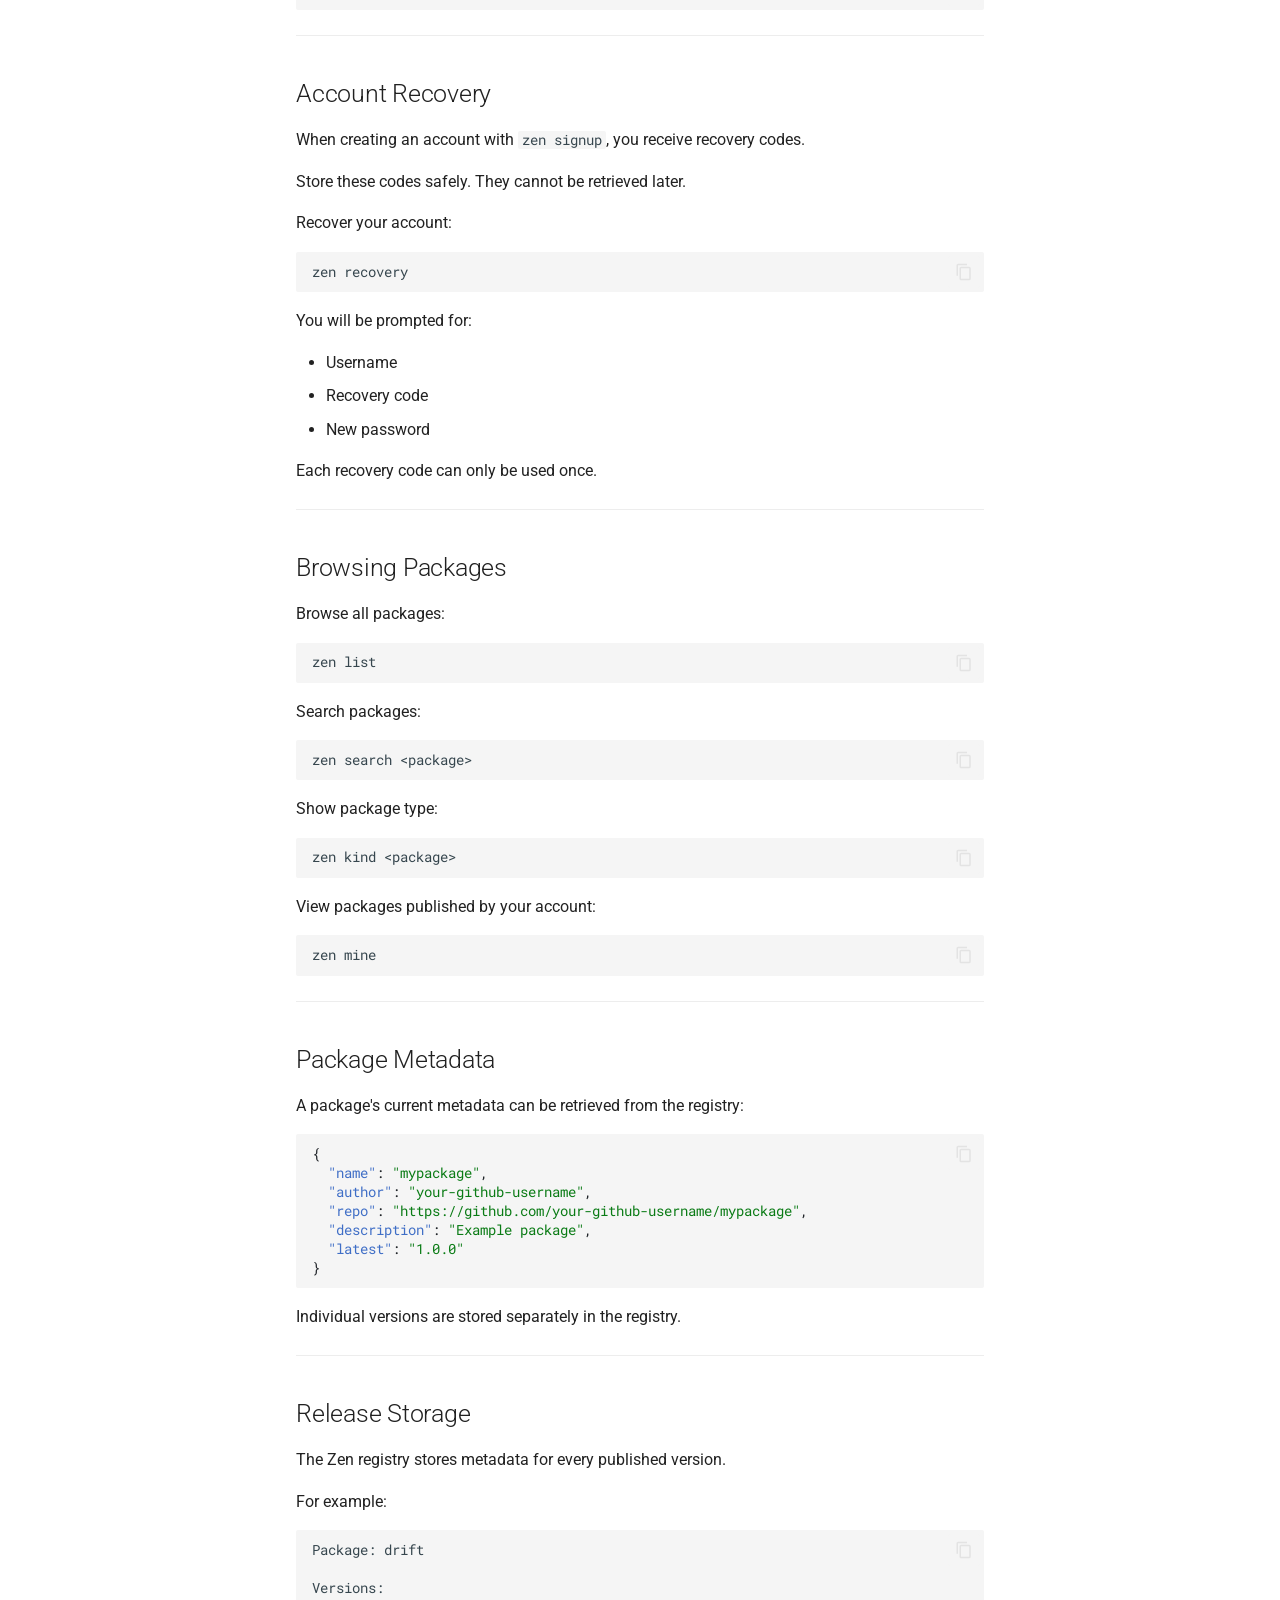
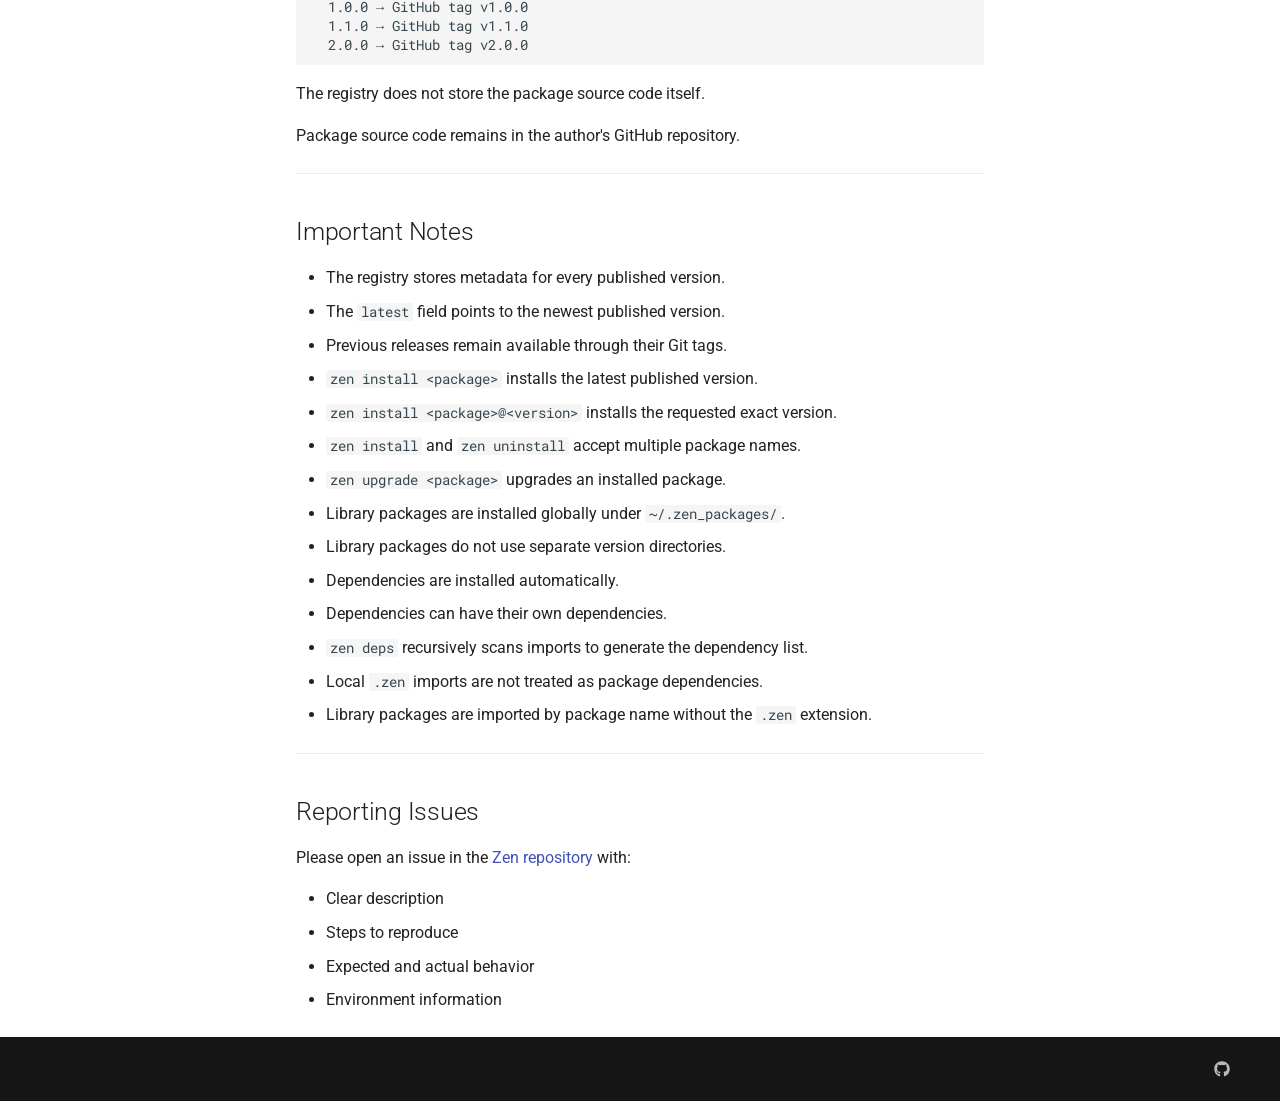
<file: site/zen_package_manager/index.html>
<!doctype html>
<html lang="en" class="no-js">
  <head>
    
      <meta charset="utf-8">
      <meta name="viewport" content="width=device-width,initial-scale=1">
      
        <meta name="description" content="ZEN programming language documentation">
      
      
        <meta name="author" content="Jishith">
      
      
        <link rel="canonical" href="https://jishith-dev.github.io/zen-doc/zen_package_manager/">
      
      
        <link rel="prev" href="../changelog/">
      
      
        <link rel="next" href="../architecture/">
      
      
        
      
      
      <link rel="icon" href="../assets/zen-logo.png">
      <meta name="generator" content="mkdocs-1.6.1, mkdocs-material-9.7.7">
    
    
      
        <title>Package Registry - Zen</title>
      
    
    
      <link rel="stylesheet" href="../assets/stylesheets/main.ec1eaa64.min.css">
      
        
        <link rel="stylesheet" href="../assets/stylesheets/palette.ab4e12ef.min.css">
      
      


    
    
      
    
    
      
        
        
        <link rel="preconnect" href="https://fonts.gstatic.com" crossorigin>
        <link rel="stylesheet" href="https://fonts.googleapis.com/css?family=Roboto:300,300i,400,400i,700,700i%7CRoboto+Mono:400,400i,700,700i&display=fallback">
        <style>:root{--md-text-font:"Roboto";--md-code-font:"Roboto Mono"}</style>
      
    
    
      <link rel="stylesheet" href="../styles/extra.css">
    
    <script>__md_scope=new URL("..",location),__md_hash=e=>[...e].reduce(((e,_)=>(e<<5)-e+_.charCodeAt(0)),0),__md_get=(e,_=localStorage,t=__md_scope)=>JSON.parse(_.getItem(t.pathname+"."+e)),__md_set=(e,_,t=localStorage,a=__md_scope)=>{try{t.setItem(a.pathname+"."+e,JSON.stringify(_))}catch(e){}}</script>
    
      

    
    
  </head>
  
  
    
    
      
    
    
    
    
    <body dir="ltr" data-md-color-scheme="default" data-md-color-primary="indigo" data-md-color-accent="indigo">
  
    
    <input class="md-toggle" data-md-toggle="drawer" type="checkbox" id="__drawer" autocomplete="off">
    <input class="md-toggle" data-md-toggle="search" type="checkbox" id="__search" autocomplete="off">
    <label class="md-overlay" for="__drawer"></label>
    <div data-md-component="skip">
      
        
        <a href="#zen-package-registry" class="md-skip">
          Skip to content
        </a>
      
    </div>
    <div data-md-component="announce">
      
    </div>
    
    
      

<header class="md-header" data-md-component="header">
  <nav class="md-header__inner md-grid" aria-label="Header">
    <a href=".." title="Zen" class="md-header__button md-logo" aria-label="Zen" data-md-component="logo">
      
  <img src="../assets/zen-logo.png" alt="logo">

    </a>
    <label class="md-header__button md-icon" for="__drawer">
      
      <svg xmlns="http://www.w3.org/2000/svg" viewBox="0 0 24 24"><path d="M3 6h18v2H3zm0 5h18v2H3zm0 5h18v2H3z"/></svg>
    </label>
    <div class="md-header__title" data-md-component="header-title">
      <div class="md-header__ellipsis">
        <div class="md-header__topic">
          <span class="md-ellipsis">
            Zen
          </span>
        </div>
        <div class="md-header__topic" data-md-component="header-topic">
          <span class="md-ellipsis">
            
              Package Registry
            
          </span>
        </div>
      </div>
    </div>
    
      
        <form class="md-header__option" data-md-component="palette">
  
    
    
    
    <input class="md-option" data-md-color-media="" data-md-color-scheme="default" data-md-color-primary="indigo" data-md-color-accent="indigo"  aria-label="Dark mode"  type="radio" name="__palette" id="__palette_0">
    
      <label class="md-header__button md-icon" title="Dark mode" for="__palette_1" hidden>
        <svg xmlns="http://www.w3.org/2000/svg" viewBox="0 0 24 24"><path d="m17.75 4.09-2.53 1.94.91 3.06-2.63-1.81-2.63 1.81.91-3.06-2.53-1.94L12.44 4l1.06-3 1.06 3zm3.5 6.91-1.64 1.25.59 1.98-1.7-1.17-1.7 1.17.59-1.98L15.75 11l2.06-.05L18.5 9l.69 1.95zm-2.28 4.95c.83-.08 1.72 1.1 1.19 1.85-.32.45-.66.87-1.08 1.27C15.17 23 8.84 23 4.94 19.07c-3.91-3.9-3.91-10.24 0-14.14.4-.4.82-.76 1.27-1.08.75-.53 1.93.36 1.85 1.19-.27 2.86.69 5.83 2.89 8.02a9.96 9.96 0 0 0 8.02 2.89m-1.64 2.02a12.08 12.08 0 0 1-7.8-3.47c-2.17-2.19-3.33-5-3.49-7.82-2.81 3.14-2.7 7.96.31 10.98 3.02 3.01 7.84 3.12 10.98.31"/></svg>
      </label>
    
  
    
    
    
    <input class="md-option" data-md-color-media="" data-md-color-scheme="slate" data-md-color-primary="indigo" data-md-color-accent="indigo"  aria-label="Light mode"  type="radio" name="__palette" id="__palette_1">
    
      <label class="md-header__button md-icon" title="Light mode" for="__palette_0" hidden>
        <svg xmlns="http://www.w3.org/2000/svg" viewBox="0 0 24 24"><path d="M12 7a5 5 0 0 1 5 5 5 5 0 0 1-5 5 5 5 0 0 1-5-5 5 5 0 0 1 5-5m0 2a3 3 0 0 0-3 3 3 3 0 0 0 3 3 3 3 0 0 0 3-3 3 3 0 0 0-3-3m0-7 2.39 3.42C13.65 5.15 12.84 5 12 5s-1.65.15-2.39.42zM3.34 7l4.16-.35A7.2 7.2 0 0 0 5.94 8.5c-.44.74-.69 1.5-.83 2.29zm.02 10 1.76-3.77a7.131 7.131 0 0 0 2.38 4.14zM20.65 7l-1.77 3.79a7.02 7.02 0 0 0-2.38-4.15zm-.01 10-4.14.36c.59-.51 1.12-1.14 1.54-1.86.42-.73.69-1.5.83-2.29zM12 22l-2.41-3.44c.74.27 1.55.44 2.41.44.82 0 1.63-.17 2.37-.44z"/></svg>
      </label>
    
  
</form>
      
    
    
      <script>var palette=__md_get("__palette");if(palette&&palette.color){if("(prefers-color-scheme)"===palette.color.media){var media=matchMedia("(prefers-color-scheme: light)"),input=document.querySelector(media.matches?"[data-md-color-media='(prefers-color-scheme: light)']":"[data-md-color-media='(prefers-color-scheme: dark)']");palette.color.media=input.getAttribute("data-md-color-media"),palette.color.scheme=input.getAttribute("data-md-color-scheme"),palette.color.primary=input.getAttribute("data-md-color-primary"),palette.color.accent=input.getAttribute("data-md-color-accent")}for(var[key,value]of Object.entries(palette.color))document.body.setAttribute("data-md-color-"+key,value)}</script>
    
    
    
      
      
        <label class="md-header__button md-icon" for="__search">
          
          <svg xmlns="http://www.w3.org/2000/svg" viewBox="0 0 24 24"><path d="M9.5 3A6.5 6.5 0 0 1 16 9.5c0 1.61-.59 3.09-1.56 4.23l.27.27h.79l5 5-1.5 1.5-5-5v-.79l-.27-.27A6.52 6.52 0 0 1 9.5 16 6.5 6.5 0 0 1 3 9.5 6.5 6.5 0 0 1 9.5 3m0 2C7 5 5 7 5 9.5S7 14 9.5 14 14 12 14 9.5 12 5 9.5 5"/></svg>
        </label>
        <div class="md-search" data-md-component="search" role="dialog">
  <label class="md-search__overlay" for="__search"></label>
  <div class="md-search__inner" role="search">
    <form class="md-search__form" name="search">
      <input type="text" class="md-search__input" name="query" aria-label="Search" placeholder="Search" autocapitalize="off" autocorrect="off" autocomplete="off" spellcheck="false" data-md-component="search-query" required>
      <label class="md-search__icon md-icon" for="__search">
        
        <svg xmlns="http://www.w3.org/2000/svg" viewBox="0 0 24 24"><path d="M9.5 3A6.5 6.5 0 0 1 16 9.5c0 1.61-.59 3.09-1.56 4.23l.27.27h.79l5 5-1.5 1.5-5-5v-.79l-.27-.27A6.52 6.52 0 0 1 9.5 16 6.5 6.5 0 0 1 3 9.5 6.5 6.5 0 0 1 9.5 3m0 2C7 5 5 7 5 9.5S7 14 9.5 14 14 12 14 9.5 12 5 9.5 5"/></svg>
        
        <svg xmlns="http://www.w3.org/2000/svg" viewBox="0 0 24 24"><path d="M20 11v2H8l5.5 5.5-1.42 1.42L4.16 12l7.92-7.92L13.5 5.5 8 11z"/></svg>
      </label>
      <nav class="md-search__options" aria-label="Search">
        
          <a href="javascript:void(0)" class="md-search__icon md-icon" title="Share" aria-label="Share" data-clipboard data-clipboard-text="" data-md-component="search-share" tabindex="-1">
            
            <svg xmlns="http://www.w3.org/2000/svg" viewBox="0 0 24 24"><path d="M18 16.08c-.76 0-1.44.3-1.96.77L8.91 12.7c.05-.23.09-.46.09-.7s-.04-.47-.09-.7l7.05-4.11c.54.5 1.25.81 2.04.81a3 3 0 0 0 3-3 3 3 0 0 0-3-3 3 3 0 0 0-3 3c0 .24.04.47.09.7L8.04 9.81C7.5 9.31 6.79 9 6 9a3 3 0 0 0-3 3 3 3 0 0 0 3 3c.79 0 1.5-.31 2.04-.81l7.12 4.15c-.05.21-.08.43-.08.66 0 1.61 1.31 2.91 2.92 2.91s2.92-1.3 2.92-2.91A2.92 2.92 0 0 0 18 16.08"/></svg>
          </a>
        
        <button type="reset" class="md-search__icon md-icon" title="Clear" aria-label="Clear" tabindex="-1">
          
          <svg xmlns="http://www.w3.org/2000/svg" viewBox="0 0 24 24"><path d="M19 6.41 17.59 5 12 10.59 6.41 5 5 6.41 10.59 12 5 17.59 6.41 19 12 13.41 17.59 19 19 17.59 13.41 12z"/></svg>
        </button>
      </nav>
      
        <div class="md-search__suggest" data-md-component="search-suggest"></div>
      
    </form>
    <div class="md-search__output">
      <div class="md-search__scrollwrap" tabindex="0" data-md-scrollfix>
        <div class="md-search-result" data-md-component="search-result">
          <div class="md-search-result__meta">
            Initializing search
          </div>
          <ol class="md-search-result__list" role="presentation"></ol>
        </div>
      </div>
    </div>
  </div>
</div>
      
    
    
      <div class="md-header__source">
        <a href="https://github.com/jishith-dev/Zen" title="Go to repository" class="md-source" data-md-component="source">
  <div class="md-source__icon md-icon">
    
    <svg xmlns="http://www.w3.org/2000/svg" viewBox="0 0 448 512"><!--! Font Awesome Free 7.1.0 by @fontawesome - https://fontawesome.com License - https://fontawesome.com/license/free (Icons: CC BY 4.0, Fonts: SIL OFL 1.1, Code: MIT License) Copyright 2025 Fonticons, Inc.--><path d="M439.6 236.1 244 40.5c-5.4-5.5-12.8-8.5-20.4-8.5s-15 3-20.4 8.4L162.5 81l51.5 51.5c27.1-9.1 52.7 16.8 43.4 43.7l49.7 49.7c34.2-11.8 61.2 31 35.5 56.7-26.5 26.5-70.2-2.9-56-37.3L240.3 199v121.9c25.3 12.5 22.3 41.8 9.1 55-6.4 6.4-15.2 10.1-24.3 10.1s-17.8-3.6-24.3-10.1c-17.6-17.6-11.1-46.9 11.2-56v-123c-20.8-8.5-24.6-30.7-18.6-45L142.6 101 8.5 235.1C3 240.6 0 247.9 0 255.5s3 15 8.5 20.4l195.6 195.7c5.4 5.4 12.7 8.4 20.4 8.4s15-3 20.4-8.4l194.7-194.7c5.4-5.4 8.4-12.8 8.4-20.4s-3-15-8.4-20.4"/></svg>
  </div>
  <div class="md-source__repository">
    jishith-dev/Zen
  </div>
</a>
      </div>
    
  </nav>
  
</header>
    
    <div class="md-container" data-md-component="container">
      
      
        
          
            
<nav class="md-tabs" aria-label="Tabs" data-md-component="tabs">
  <div class="md-grid">
    <ul class="md-tabs__list">
      
        
  
  
  
  
    <li class="md-tabs__item">
      <a href=".." class="md-tabs__link">
        
  
  
    
  
  Home

      </a>
    </li>
  

      
        
  
  
  
  
    <li class="md-tabs__item">
      <a href="../changelog/" class="md-tabs__link">
        
  
  
    
  
  Changelog

      </a>
    </li>
  

      
        
  
  
  
    
  
  
    <li class="md-tabs__item md-tabs__item--active">
      <a href="./" class="md-tabs__link">
        
  
  
    
  
  Package Registry

      </a>
    </li>
  

      
        
  
  
  
  
    <li class="md-tabs__item">
      <a href="../architecture/" class="md-tabs__link">
        
  
  
    
  
  Architecture doc

      </a>
    </li>
  

      
        
  
  
  
  
    <li class="md-tabs__item">
      <a href="../errors/" class="md-tabs__link">
        
  
  
    
  
  Error reference

      </a>
    </li>
  

      
    </ul>
  </div>
</nav>
          
        
      
      <main class="md-main" data-md-component="main">
        <div class="md-main__inner md-grid">
          
            
              
              <div class="md-sidebar md-sidebar--primary" data-md-component="sidebar" data-md-type="navigation" >
                <div class="md-sidebar__scrollwrap">
                  <div class="md-sidebar__inner">
                    


  


<nav class="md-nav md-nav--primary md-nav--lifted" aria-label="Navigation" data-md-level="0">
  <label class="md-nav__title" for="__drawer">
    <a href=".." title="Zen" class="md-nav__button md-logo" aria-label="Zen" data-md-component="logo">
      
  <img src="../assets/zen-logo.png" alt="logo">

    </a>
    Zen
  </label>
  
    <div class="md-nav__source">
      <a href="https://github.com/jishith-dev/Zen" title="Go to repository" class="md-source" data-md-component="source">
  <div class="md-source__icon md-icon">
    
    <svg xmlns="http://www.w3.org/2000/svg" viewBox="0 0 448 512"><!--! Font Awesome Free 7.1.0 by @fontawesome - https://fontawesome.com License - https://fontawesome.com/license/free (Icons: CC BY 4.0, Fonts: SIL OFL 1.1, Code: MIT License) Copyright 2025 Fonticons, Inc.--><path d="M439.6 236.1 244 40.5c-5.4-5.5-12.8-8.5-20.4-8.5s-15 3-20.4 8.4L162.5 81l51.5 51.5c27.1-9.1 52.7 16.8 43.4 43.7l49.7 49.7c34.2-11.8 61.2 31 35.5 56.7-26.5 26.5-70.2-2.9-56-37.3L240.3 199v121.9c25.3 12.5 22.3 41.8 9.1 55-6.4 6.4-15.2 10.1-24.3 10.1s-17.8-3.6-24.3-10.1c-17.6-17.6-11.1-46.9 11.2-56v-123c-20.8-8.5-24.6-30.7-18.6-45L142.6 101 8.5 235.1C3 240.6 0 247.9 0 255.5s3 15 8.5 20.4l195.6 195.7c5.4 5.4 12.7 8.4 20.4 8.4s15-3 20.4-8.4l194.7-194.7c5.4-5.4 8.4-12.8 8.4-20.4s-3-15-8.4-20.4"/></svg>
  </div>
  <div class="md-source__repository">
    jishith-dev/Zen
  </div>
</a>
    </div>
  
  <ul class="md-nav__list" data-md-scrollfix>
    
      
      
  
  
  
  
    <li class="md-nav__item">
      <a href=".." class="md-nav__link">
        
  
  
  <span class="md-ellipsis">
    
  
    Home
  

    
  </span>
  
  

      </a>
    </li>
  

    
      
      
  
  
  
  
    <li class="md-nav__item">
      <a href="../changelog/" class="md-nav__link">
        
  
  
  <span class="md-ellipsis">
    
  
    Changelog
  

    
  </span>
  
  

      </a>
    </li>
  

    
      
      
  
  
    
  
  
  
    <li class="md-nav__item md-nav__item--active">
      
      <input class="md-nav__toggle md-toggle" type="checkbox" id="__toc">
      
      
        
      
      
        <label class="md-nav__link md-nav__link--active" for="__toc">
          
  
  
  <span class="md-ellipsis">
    
  
    Package Registry
  

    
  </span>
  
  

          <span class="md-nav__icon md-icon"></span>
        </label>
      
      <a href="./" class="md-nav__link md-nav__link--active">
        
  
  
  <span class="md-ellipsis">
    
  
    Package Registry
  

    
  </span>
  
  

      </a>
      
        

<nav class="md-nav md-nav--secondary" aria-label="Table of contents">
  
  
  
    
  
  
    <label class="md-nav__title" for="__toc">
      <span class="md-nav__icon md-icon"></span>
      Table of contents
    </label>
    <ul class="md-nav__list" data-md-component="toc" data-md-scrollfix>
      
        <li class="md-nav__item">
  <a href="#features" class="md-nav__link">
    <span class="md-ellipsis">
      
        Features
      
    </span>
  </a>
  
</li>
      
        <li class="md-nav__item">
  <a href="#cli-commands" class="md-nav__link">
    <span class="md-ellipsis">
      
        CLI Commands
      
    </span>
  </a>
  
    <nav class="md-nav" aria-label="CLI Commands">
      <ul class="md-nav__list">
        
          <li class="md-nav__item">
  <a href="#package-management" class="md-nav__link">
    <span class="md-ellipsis">
      
        Package Management
      
    </span>
  </a>
  
</li>
        
          <li class="md-nav__item">
  <a href="#authentication" class="md-nav__link">
    <span class="md-ellipsis">
      
        Authentication
      
    </span>
  </a>
  
</li>
        
          <li class="md-nav__item">
  <a href="#versions" class="md-nav__link">
    <span class="md-ellipsis">
      
        Versions
      
    </span>
  </a>
  
</li>
        
          <li class="md-nav__item">
  <a href="#updating-zen" class="md-nav__link">
    <span class="md-ellipsis">
      
        Updating Zen
      
    </span>
  </a>
  
</li>
        
          <li class="md-nav__item">
  <a href="#help" class="md-nav__link">
    <span class="md-ellipsis">
      
        Help
      
    </span>
  </a>
  
</li>
        
      </ul>
    </nav>
  
</li>
      
        <li class="md-nav__item">
  <a href="#creating-a-package" class="md-nav__link">
    <span class="md-ellipsis">
      
        Creating a Package
      
    </span>
  </a>
  
    <nav class="md-nav" aria-label="Creating a Package">
      <ul class="md-nav__list">
        
          <li class="md-nav__item">
  <a href="#library" class="md-nav__link">
    <span class="md-ellipsis">
      
        Library
      
    </span>
  </a>
  
</li>
        
          <li class="md-nav__item">
  <a href="#application" class="md-nav__link">
    <span class="md-ellipsis">
      
        Application
      
    </span>
  </a>
  
</li>
        
      </ul>
    </nav>
  
</li>
      
        <li class="md-nav__item">
  <a href="#library-zenjson" class="md-nav__link">
    <span class="md-ellipsis">
      
        Library zen.json
      
    </span>
  </a>
  
</li>
      
        <li class="md-nav__item">
  <a href="#application-zenjson" class="md-nav__link">
    <span class="md-ellipsis">
      
        Application zen.json
      
    </span>
  </a>
  
</li>
      
        <li class="md-nav__item">
  <a href="#package-requirements" class="md-nav__link">
    <span class="md-ellipsis">
      
        Package Requirements
      
    </span>
  </a>
  
</li>
      
        <li class="md-nav__item">
  <a href="#installing-packages" class="md-nav__link">
    <span class="md-ellipsis">
      
        Installing Packages
      
    </span>
  </a>
  
    <nav class="md-nav" aria-label="Installing Packages">
      <ul class="md-nav__list">
        
          <li class="md-nav__item">
  <a href="#latest-version" class="md-nav__link">
    <span class="md-ellipsis">
      
        Latest Version
      
    </span>
  </a>
  
</li>
        
          <li class="md-nav__item">
  <a href="#multiple-packages" class="md-nav__link">
    <span class="md-ellipsis">
      
        Multiple Packages
      
    </span>
  </a>
  
</li>
        
          <li class="md-nav__item">
  <a href="#specific-version" class="md-nav__link">
    <span class="md-ellipsis">
      
        Specific Version
      
    </span>
  </a>
  
</li>
        
          <li class="md-nav__item">
  <a href="#library-packages" class="md-nav__link">
    <span class="md-ellipsis">
      
        Library Packages
      
    </span>
  </a>
  
</li>
        
          <li class="md-nav__item">
  <a href="#runnable-applications" class="md-nav__link">
    <span class="md-ellipsis">
      
        Runnable Applications
      
    </span>
  </a>
  
</li>
        
      </ul>
    </nav>
  
</li>
      
        <li class="md-nav__item">
  <a href="#listing-installed-packages" class="md-nav__link">
    <span class="md-ellipsis">
      
        Listing Installed Packages
      
    </span>
  </a>
  
</li>
      
        <li class="md-nav__item">
  <a href="#upgrading-packages" class="md-nav__link">
    <span class="md-ellipsis">
      
        Upgrading Packages
      
    </span>
  </a>
  
</li>
      
        <li class="md-nav__item">
  <a href="#uninstalling-packages" class="md-nav__link">
    <span class="md-ellipsis">
      
        Uninstalling Packages
      
    </span>
  </a>
  
</li>
      
        <li class="md-nav__item">
  <a href="#reading-package-documentation" class="md-nav__link">
    <span class="md-ellipsis">
      
        Reading Package Documentation
      
    </span>
  </a>
  
</li>
      
        <li class="md-nav__item">
  <a href="#testing" class="md-nav__link">
    <span class="md-ellipsis">
      
        Testing
      
    </span>
  </a>
  
</li>
      
        <li class="md-nav__item">
  <a href="#checking-versions" class="md-nav__link">
    <span class="md-ellipsis">
      
        Checking Versions
      
    </span>
  </a>
  
</li>
      
        <li class="md-nav__item">
  <a href="#dependencies" class="md-nav__link">
    <span class="md-ellipsis">
      
        Dependencies
      
    </span>
  </a>
  
    <nav class="md-nav" aria-label="Dependencies">
      <ul class="md-nav__list">
        
          <li class="md-nav__item">
  <a href="#automatic-dependency-installation" class="md-nav__link">
    <span class="md-ellipsis">
      
        Automatic Dependency Installation
      
    </span>
  </a>
  
</li>
        
      </ul>
    </nav>
  
</li>
      
        <li class="md-nav__item">
  <a href="#detecting-dependencies" class="md-nav__link">
    <span class="md-ellipsis">
      
        Detecting Dependencies
      
    </span>
  </a>
  
</li>
      
        <li class="md-nav__item">
  <a href="#native-dependencies" class="md-nav__link">
    <span class="md-ellipsis">
      
        Native Dependencies
      
    </span>
  </a>
  
</li>
      
        <li class="md-nav__item">
  <a href="#publishing-packages" class="md-nav__link">
    <span class="md-ellipsis">
      
        Publishing Packages
      
    </span>
  </a>
  
</li>
      
        <li class="md-nav__item">
  <a href="#versioning" class="md-nav__link">
    <span class="md-ellipsis">
      
        Versioning
      
    </span>
  </a>
  
</li>
      
        <li class="md-nav__item">
  <a href="#package-ownership" class="md-nav__link">
    <span class="md-ellipsis">
      
        Package Ownership
      
    </span>
  </a>
  
</li>
      
        <li class="md-nav__item">
  <a href="#authentication_1" class="md-nav__link">
    <span class="md-ellipsis">
      
        Authentication
      
    </span>
  </a>
  
</li>
      
        <li class="md-nav__item">
  <a href="#account-recovery" class="md-nav__link">
    <span class="md-ellipsis">
      
        Account Recovery
      
    </span>
  </a>
  
</li>
      
        <li class="md-nav__item">
  <a href="#browsing-packages" class="md-nav__link">
    <span class="md-ellipsis">
      
        Browsing Packages
      
    </span>
  </a>
  
</li>
      
        <li class="md-nav__item">
  <a href="#package-metadata" class="md-nav__link">
    <span class="md-ellipsis">
      
        Package Metadata
      
    </span>
  </a>
  
</li>
      
        <li class="md-nav__item">
  <a href="#release-storage" class="md-nav__link">
    <span class="md-ellipsis">
      
        Release Storage
      
    </span>
  </a>
  
</li>
      
        <li class="md-nav__item">
  <a href="#important-notes" class="md-nav__link">
    <span class="md-ellipsis">
      
        Important Notes
      
    </span>
  </a>
  
</li>
      
        <li class="md-nav__item">
  <a href="#reporting-issues" class="md-nav__link">
    <span class="md-ellipsis">
      
        Reporting Issues
      
    </span>
  </a>
  
</li>
      
    </ul>
  
</nav>
      
    </li>
  

    
      
      
  
  
  
  
    <li class="md-nav__item">
      <a href="../architecture/" class="md-nav__link">
        
  
  
  <span class="md-ellipsis">
    
  
    Architecture doc
  

    
  </span>
  
  

      </a>
    </li>
  

    
      
      
  
  
  
  
    <li class="md-nav__item">
      <a href="../errors/" class="md-nav__link">
        
  
  
  <span class="md-ellipsis">
    
  
    Error reference
  

    
  </span>
  
  

      </a>
    </li>
  

    
  </ul>
</nav>
                  </div>
                </div>
              </div>
            
            
              
              <div class="md-sidebar md-sidebar--secondary" data-md-component="sidebar" data-md-type="toc" >
                <div class="md-sidebar__scrollwrap">
                  <div class="md-sidebar__inner">
                    

<nav class="md-nav md-nav--secondary" aria-label="Table of contents">
  
  
  
    
  
  
    <label class="md-nav__title" for="__toc">
      <span class="md-nav__icon md-icon"></span>
      Table of contents
    </label>
    <ul class="md-nav__list" data-md-component="toc" data-md-scrollfix>
      
        <li class="md-nav__item">
  <a href="#features" class="md-nav__link">
    <span class="md-ellipsis">
      
        Features
      
    </span>
  </a>
  
</li>
      
        <li class="md-nav__item">
  <a href="#cli-commands" class="md-nav__link">
    <span class="md-ellipsis">
      
        CLI Commands
      
    </span>
  </a>
  
    <nav class="md-nav" aria-label="CLI Commands">
      <ul class="md-nav__list">
        
          <li class="md-nav__item">
  <a href="#package-management" class="md-nav__link">
    <span class="md-ellipsis">
      
        Package Management
      
    </span>
  </a>
  
</li>
        
          <li class="md-nav__item">
  <a href="#authentication" class="md-nav__link">
    <span class="md-ellipsis">
      
        Authentication
      
    </span>
  </a>
  
</li>
        
          <li class="md-nav__item">
  <a href="#versions" class="md-nav__link">
    <span class="md-ellipsis">
      
        Versions
      
    </span>
  </a>
  
</li>
        
          <li class="md-nav__item">
  <a href="#updating-zen" class="md-nav__link">
    <span class="md-ellipsis">
      
        Updating Zen
      
    </span>
  </a>
  
</li>
        
          <li class="md-nav__item">
  <a href="#help" class="md-nav__link">
    <span class="md-ellipsis">
      
        Help
      
    </span>
  </a>
  
</li>
        
      </ul>
    </nav>
  
</li>
      
        <li class="md-nav__item">
  <a href="#creating-a-package" class="md-nav__link">
    <span class="md-ellipsis">
      
        Creating a Package
      
    </span>
  </a>
  
    <nav class="md-nav" aria-label="Creating a Package">
      <ul class="md-nav__list">
        
          <li class="md-nav__item">
  <a href="#library" class="md-nav__link">
    <span class="md-ellipsis">
      
        Library
      
    </span>
  </a>
  
</li>
        
          <li class="md-nav__item">
  <a href="#application" class="md-nav__link">
    <span class="md-ellipsis">
      
        Application
      
    </span>
  </a>
  
</li>
        
      </ul>
    </nav>
  
</li>
      
        <li class="md-nav__item">
  <a href="#library-zenjson" class="md-nav__link">
    <span class="md-ellipsis">
      
        Library zen.json
      
    </span>
  </a>
  
</li>
      
        <li class="md-nav__item">
  <a href="#application-zenjson" class="md-nav__link">
    <span class="md-ellipsis">
      
        Application zen.json
      
    </span>
  </a>
  
</li>
      
        <li class="md-nav__item">
  <a href="#package-requirements" class="md-nav__link">
    <span class="md-ellipsis">
      
        Package Requirements
      
    </span>
  </a>
  
</li>
      
        <li class="md-nav__item">
  <a href="#installing-packages" class="md-nav__link">
    <span class="md-ellipsis">
      
        Installing Packages
      
    </span>
  </a>
  
    <nav class="md-nav" aria-label="Installing Packages">
      <ul class="md-nav__list">
        
          <li class="md-nav__item">
  <a href="#latest-version" class="md-nav__link">
    <span class="md-ellipsis">
      
        Latest Version
      
    </span>
  </a>
  
</li>
        
          <li class="md-nav__item">
  <a href="#multiple-packages" class="md-nav__link">
    <span class="md-ellipsis">
      
        Multiple Packages
      
    </span>
  </a>
  
</li>
        
          <li class="md-nav__item">
  <a href="#specific-version" class="md-nav__link">
    <span class="md-ellipsis">
      
        Specific Version
      
    </span>
  </a>
  
</li>
        
          <li class="md-nav__item">
  <a href="#library-packages" class="md-nav__link">
    <span class="md-ellipsis">
      
        Library Packages
      
    </span>
  </a>
  
</li>
        
          <li class="md-nav__item">
  <a href="#runnable-applications" class="md-nav__link">
    <span class="md-ellipsis">
      
        Runnable Applications
      
    </span>
  </a>
  
</li>
        
      </ul>
    </nav>
  
</li>
      
        <li class="md-nav__item">
  <a href="#listing-installed-packages" class="md-nav__link">
    <span class="md-ellipsis">
      
        Listing Installed Packages
      
    </span>
  </a>
  
</li>
      
        <li class="md-nav__item">
  <a href="#upgrading-packages" class="md-nav__link">
    <span class="md-ellipsis">
      
        Upgrading Packages
      
    </span>
  </a>
  
</li>
      
        <li class="md-nav__item">
  <a href="#uninstalling-packages" class="md-nav__link">
    <span class="md-ellipsis">
      
        Uninstalling Packages
      
    </span>
  </a>
  
</li>
      
        <li class="md-nav__item">
  <a href="#reading-package-documentation" class="md-nav__link">
    <span class="md-ellipsis">
      
        Reading Package Documentation
      
    </span>
  </a>
  
</li>
      
        <li class="md-nav__item">
  <a href="#testing" class="md-nav__link">
    <span class="md-ellipsis">
      
        Testing
      
    </span>
  </a>
  
</li>
      
        <li class="md-nav__item">
  <a href="#checking-versions" class="md-nav__link">
    <span class="md-ellipsis">
      
        Checking Versions
      
    </span>
  </a>
  
</li>
      
        <li class="md-nav__item">
  <a href="#dependencies" class="md-nav__link">
    <span class="md-ellipsis">
      
        Dependencies
      
    </span>
  </a>
  
    <nav class="md-nav" aria-label="Dependencies">
      <ul class="md-nav__list">
        
          <li class="md-nav__item">
  <a href="#automatic-dependency-installation" class="md-nav__link">
    <span class="md-ellipsis">
      
        Automatic Dependency Installation
      
    </span>
  </a>
  
</li>
        
      </ul>
    </nav>
  
</li>
      
        <li class="md-nav__item">
  <a href="#detecting-dependencies" class="md-nav__link">
    <span class="md-ellipsis">
      
        Detecting Dependencies
      
    </span>
  </a>
  
</li>
      
        <li class="md-nav__item">
  <a href="#native-dependencies" class="md-nav__link">
    <span class="md-ellipsis">
      
        Native Dependencies
      
    </span>
  </a>
  
</li>
      
        <li class="md-nav__item">
  <a href="#publishing-packages" class="md-nav__link">
    <span class="md-ellipsis">
      
        Publishing Packages
      
    </span>
  </a>
  
</li>
      
        <li class="md-nav__item">
  <a href="#versioning" class="md-nav__link">
    <span class="md-ellipsis">
      
        Versioning
      
    </span>
  </a>
  
</li>
      
        <li class="md-nav__item">
  <a href="#package-ownership" class="md-nav__link">
    <span class="md-ellipsis">
      
        Package Ownership
      
    </span>
  </a>
  
</li>
      
        <li class="md-nav__item">
  <a href="#authentication_1" class="md-nav__link">
    <span class="md-ellipsis">
      
        Authentication
      
    </span>
  </a>
  
</li>
      
        <li class="md-nav__item">
  <a href="#account-recovery" class="md-nav__link">
    <span class="md-ellipsis">
      
        Account Recovery
      
    </span>
  </a>
  
</li>
      
        <li class="md-nav__item">
  <a href="#browsing-packages" class="md-nav__link">
    <span class="md-ellipsis">
      
        Browsing Packages
      
    </span>
  </a>
  
</li>
      
        <li class="md-nav__item">
  <a href="#package-metadata" class="md-nav__link">
    <span class="md-ellipsis">
      
        Package Metadata
      
    </span>
  </a>
  
</li>
      
        <li class="md-nav__item">
  <a href="#release-storage" class="md-nav__link">
    <span class="md-ellipsis">
      
        Release Storage
      
    </span>
  </a>
  
</li>
      
        <li class="md-nav__item">
  <a href="#important-notes" class="md-nav__link">
    <span class="md-ellipsis">
      
        Important Notes
      
    </span>
  </a>
  
</li>
      
        <li class="md-nav__item">
  <a href="#reporting-issues" class="md-nav__link">
    <span class="md-ellipsis">
      
        Reporting Issues
      
    </span>
  </a>
  
</li>
      
    </ul>
  
</nav>
                  </div>
                </div>
              </div>
            
          
          
            <div class="md-content" data-md-component="content">
              
              <article class="md-content__inner md-typeset">
                
                  


  
    <a href="https://github.com/jishith-dev/Zen/edit/master/docs/zen_package_manager.md" title="Edit this page" class="md-content__button md-icon" rel="edit">
      
      <svg xmlns="http://www.w3.org/2000/svg" viewBox="0 0 24 24"><path d="M10 20H6V4h7v5h5v3.1l2-2V8l-6-6H6c-1.1 0-2 .9-2 2v16c0 1.1.9 2 2 2h4zm10.2-7c.1 0 .3.1.4.2l1.3 1.3c.2.2.2.6 0 .8l-1 1-2.1-2.1 1-1c.1-.1.2-.2.4-.2m0 3.9L14.1 23H12v-2.1l6.1-6.1z"/></svg>
    </a>
  
  
    
      
    
    <a href="https://github.com/jishith-dev/Zen/raw/master/docs/zen_package_manager.md" title="View source of this page" class="md-content__button md-icon">
      
      <svg xmlns="http://www.w3.org/2000/svg" viewBox="0 0 24 24"><path d="M17 18c.56 0 1 .44 1 1s-.44 1-1 1-1-.44-1-1 .44-1 1-1m0-3c-2.73 0-5.06 1.66-6 4 .94 2.34 3.27 4 6 4s5.06-1.66 6-4c-.94-2.34-3.27-4-6-4m0 6.5a2.5 2.5 0 0 1-2.5-2.5 2.5 2.5 0 0 1 2.5-2.5 2.5 2.5 0 0 1 2.5 2.5 2.5 2.5 0 0 1-2.5 2.5M9.27 20H6V4h7v5h5v4.07c.7.08 1.36.25 2 .49V8l-6-6H6a2 2 0 0 0-2 2v16a2 2 0 0 0 2 2h4.5a8.2 8.2 0 0 1-1.23-2"/></svg>
    </a>
  


<h1 id="zen-package-registry">Zen Package Registry<a class="headerlink" href="#zen-package-registry" title="Permanent link">&para;</a></h1>
<p>Official package registry and package manager for the Zen programming language.</p>
<h2 id="features">Features<a class="headerlink" href="#features" title="Permanent link">&para;</a></h2>
<ul>
<li>Install, uninstall and upgrade packages</li>
<li>Install several packages in one command</li>
<li>Publish and update packages</li>
<li>Semantic versioning</li>
<li>Install specific package versions</li>
<li>Recursive dependency installation</li>
<li>Automatic dependency detection with <code>zen deps</code></li>
<li>Native dependency support (<code>.o</code> and <code>.c</code> files)</li>
<li>Read package READMEs in the terminal</li>
<li>Run the official test runner, a test file, or a package's tests</li>
<li>Search and browse packages</li>
<li>Secure account authentication</li>
<li>GitHub-hosted package source</li>
<li>GitHub tag-based releases</li>
<li>Automatic GitHub default branch detection</li>
<li>Library and application package support</li>
</ul>
<hr />
<h2 id="cli-commands">CLI Commands<a class="headerlink" href="#cli-commands" title="Permanent link">&para;</a></h2>
<h3 id="package-management">Package Management<a class="headerlink" href="#package-management" title="Permanent link">&para;</a></h3>
<div class="language-bash highlight"><pre><span></span><code>zen<span class="w"> </span>install<span class="w"> </span>&lt;package&gt;...
zen<span class="w"> </span>install<span class="w"> </span>&lt;package&gt;@&lt;version&gt;
zen<span class="w"> </span>uninstall<span class="w"> </span>&lt;package&gt;...
zen<span class="w"> </span>upgrade<span class="w"> </span>&lt;package&gt;
zen<span class="w"> </span>installed
zen<span class="w"> </span>search<span class="w"> </span>&lt;package&gt;
zen<span class="w"> </span>kind<span class="w"> </span>&lt;package&gt;
zen<span class="w"> </span><span class="nb">read</span><span class="w"> </span>&lt;package&gt;<span class="w"> </span><span class="o">[</span>--raw<span class="o">]</span>
zen<span class="w"> </span><span class="nb">test</span>
zen<span class="w"> </span><span class="nb">test</span><span class="w"> </span>&lt;file&gt;
zen<span class="w"> </span><span class="nb">test</span><span class="w"> </span>&lt;package&gt;
zen<span class="w"> </span>mine
zen<span class="w"> </span>list
zen<span class="w"> </span>publish
zen<span class="w"> </span>unpublish
zen<span class="w"> </span>deps
</code></pre></div>
<h3 id="authentication">Authentication<a class="headerlink" href="#authentication" title="Permanent link">&para;</a></h3>
<div class="language-bash highlight"><pre><span></span><code>zen<span class="w"> </span>signup
zen<span class="w"> </span>login
zen<span class="w"> </span>whoami
zen<span class="w"> </span><span class="nb">logout</span>
zen<span class="w"> </span>recovery
</code></pre></div>
<h3 id="versions">Versions<a class="headerlink" href="#versions" title="Permanent link">&para;</a></h3>
<div class="language-bash highlight"><pre><span></span><code>zen<span class="w"> </span>--version
zen<span class="w"> </span>--v
zen<span class="w"> </span>version
zen<span class="w"> </span>version<span class="w"> </span>&lt;package&gt;
zen<span class="w"> </span>--v<span class="w"> </span>&lt;package&gt;
zen<span class="w"> </span>--version<span class="w"> </span>&lt;package&gt;
</code></pre></div>
<h3 id="updating-zen">Updating Zen<a class="headerlink" href="#updating-zen" title="Permanent link">&para;</a></h3>
<div class="language-bash highlight"><pre><span></span><code>zen<span class="w"> </span>update
zen<span class="w"> </span>update<span class="w"> </span>--dev
</code></pre></div>
<h3 id="help">Help<a class="headerlink" href="#help" title="Permanent link">&para;</a></h3>
<div class="language-bash highlight"><pre><span></span><code>zen<span class="w"> </span>--help
zen<span class="w"> </span>--h
zen<span class="w"> </span><span class="nb">help</span>
</code></pre></div>
<hr />
<h2 id="creating-a-package">Creating a Package<a class="headerlink" href="#creating-a-package" title="Permanent link">&para;</a></h2>
<h3 id="library">Library<a class="headerlink" href="#library" title="Permanent link">&para;</a></h3>
<div class="language-bash highlight"><pre><span></span><code>zen<span class="w"> </span>init<span class="w"> </span>mypackage<span class="w"> </span>--bin
</code></pre></div>
<h3 id="application">Application<a class="headerlink" href="#application" title="Permanent link">&para;</a></h3>
<div class="language-bash highlight"><pre><span></span><code>zen<span class="w"> </span>init<span class="w"> </span>myapp
</code></pre></div>
<hr />
<h2 id="library-zenjson">Library <code>zen.json</code><a class="headerlink" href="#library-zenjson" title="Permanent link">&para;</a></h2>
<div class="language-json highlight"><pre><span></span><code><span class="p">{</span>
<span class="w">  </span><span class="nt">"name"</span><span class="p">:</span><span class="w"> </span><span class="s2">"mypackage"</span><span class="p">,</span>
<span class="w">  </span><span class="nt">"version"</span><span class="p">:</span><span class="w"> </span><span class="s2">"1.0.0"</span><span class="p">,</span>
<span class="w">  </span><span class="nt">"author"</span><span class="p">:</span><span class="w"> </span><span class="s2">"your-github-username"</span><span class="p">,</span>
<span class="w">  </span><span class="nt">"repo"</span><span class="p">:</span><span class="w"> </span><span class="s2">"https://github.com/your-github-username/mypackage"</span><span class="p">,</span>
<span class="w">  </span><span class="nt">"description"</span><span class="p">:</span><span class="w"> </span><span class="s2">"Example package"</span><span class="p">,</span>
<span class="w">  </span><span class="nt">"bin"</span><span class="p">:</span><span class="w"> </span><span class="s2">"lib.zen"</span><span class="p">,</span>
<span class="w">  </span><span class="nt">"dependencies"</span><span class="p">:</span><span class="w"> </span><span class="p">{}</span>
<span class="p">}</span>
</code></pre></div>
<h2 id="application-zenjson">Application <code>zen.json</code><a class="headerlink" href="#application-zenjson" title="Permanent link">&para;</a></h2>
<div class="language-json highlight"><pre><span></span><code><span class="p">{</span>
<span class="w">  </span><span class="nt">"name"</span><span class="p">:</span><span class="w"> </span><span class="s2">"myapp"</span><span class="p">,</span>
<span class="w">  </span><span class="nt">"version"</span><span class="p">:</span><span class="w"> </span><span class="s2">"1.0.0"</span><span class="p">,</span>
<span class="w">  </span><span class="nt">"author"</span><span class="p">:</span><span class="w"> </span><span class="s2">"your-github-username"</span><span class="p">,</span>
<span class="w">  </span><span class="nt">"repo"</span><span class="p">:</span><span class="w"> </span><span class="s2">"https://github.com/your-github-username/myapp"</span><span class="p">,</span>
<span class="w">  </span><span class="nt">"description"</span><span class="p">:</span><span class="w"> </span><span class="s2">"Example application"</span><span class="p">,</span>
<span class="w">  </span><span class="nt">"main"</span><span class="p">:</span><span class="w"> </span><span class="s2">"main.zen"</span><span class="p">,</span>
<span class="w">  </span><span class="nt">"dependencies"</span><span class="p">:</span><span class="w"> </span><span class="p">{}</span>
<span class="p">}</span>
</code></pre></div>
<hr />
<h2 id="package-requirements">Package Requirements<a class="headerlink" href="#package-requirements" title="Permanent link">&para;</a></h2>
<p>Every package must:</p>
<ul>
<li>Have a valid <code>zen.json</code></li>
<li>Be hosted in a public GitHub repository</li>
<li>Use Semantic Versioning (<code>major.minor.patch</code>)</li>
<li>Have a unique package name</li>
<li>Provide a meaningful description (maximum 400 characters)</li>
<li>Use <code>main</code> for runnable applications</li>
<li>Use <code>bin</code> for library packages</li>
</ul>
<hr />
<h2 id="installing-packages">Installing Packages<a class="headerlink" href="#installing-packages" title="Permanent link">&para;</a></h2>
<h3 id="latest-version">Latest Version<a class="headerlink" href="#latest-version" title="Permanent link">&para;</a></h3>
<p>Install the latest published version:</p>
<div class="language-bash highlight"><pre><span></span><code>zen<span class="w"> </span>install<span class="w"> </span>http
</code></pre></div>
<h3 id="multiple-packages">Multiple Packages<a class="headerlink" href="#multiple-packages" title="Permanent link">&para;</a></h3>
<p>Install several packages at once:</p>
<div class="language-bash highlight"><pre><span></span><code>zen<span class="w"> </span>install<span class="w"> </span>http<span class="w"> </span>drift<span class="w"> </span>axion
</code></pre></div>
<h3 id="specific-version">Specific Version<a class="headerlink" href="#specific-version" title="Permanent link">&para;</a></h3>
<p>Install an exact published version:</p>
<div class="language-bash highlight"><pre><span></span><code>zen<span class="w"> </span>install<span class="w"> </span>http@1.0.0
</code></pre></div>
<p>If the requested version does not exist, installation fails.</p>
<h3 id="library-packages">Library Packages<a class="headerlink" href="#library-packages" title="Permanent link">&para;</a></h3>
<p>Library packages are installed globally:</p>
<div class="language-text highlight"><pre><span></span><code>~/.zen_packages/
</code></pre></div>
<p>Example:</p>
<div class="language-text highlight"><pre><span></span><code>~/.zen_packages/
└── drift/
    ├── main.zen
    └── zen.json
</code></pre></div>
<p>The installed <code>zen.json</code> contains the currently installed version.</p>
<p>Libraries are imported by package name:</p>
<div class="language-zen highlight"><pre><span></span><code><span class="n">import</span><span class="err"> </span><span class="p">(</span><span class="n">App</span><span class="err">, </span><span class="n">Request</span><span class="err">, </span><span class="n">listen</span><span class="p">)</span><span class="err"> </span><span class="n">from</span><span class="err"> </span><span class="s">"drift"</span>
</code></pre></div>
<h3 id="runnable-applications">Runnable Applications<a class="headerlink" href="#runnable-applications" title="Permanent link">&para;</a></h3>
<p>Runnable applications are cloned into the current working directory.</p>
<hr />
<h2 id="listing-installed-packages">Listing Installed Packages<a class="headerlink" href="#listing-installed-packages" title="Permanent link">&para;</a></h2>
<p>Show how many packages are installed:</p>
<div class="language-bash highlight"><pre><span></span><code>zen<span class="w"> </span>installed
</code></pre></div>
<hr />
<h2 id="upgrading-packages">Upgrading Packages<a class="headerlink" href="#upgrading-packages" title="Permanent link">&para;</a></h2>
<p>Upgrade an installed package:</p>
<div class="language-bash highlight"><pre><span></span><code>zen<span class="w"> </span>upgrade<span class="w"> </span>&lt;package&gt;
</code></pre></div>
<hr />
<h2 id="uninstalling-packages">Uninstalling Packages<a class="headerlink" href="#uninstalling-packages" title="Permanent link">&para;</a></h2>
<p>Remove an installed package:</p>
<div class="language-bash highlight"><pre><span></span><code>zen<span class="w"> </span>uninstall<span class="w"> </span>&lt;package&gt;
</code></pre></div>
<p>Several packages can be removed at once:</p>
<div class="language-bash highlight"><pre><span></span><code>zen<span class="w"> </span>uninstall<span class="w"> </span>http<span class="w"> </span>drift
</code></pre></div>
<hr />
<h2 id="reading-package-documentation">Reading Package Documentation<a class="headerlink" href="#reading-package-documentation" title="Permanent link">&para;</a></h2>
<p>Render a library package's README in the terminal:</p>
<div class="language-bash highlight"><pre><span></span><code>zen<span class="w"> </span><span class="nb">read</span><span class="w"> </span>&lt;package&gt;
</code></pre></div>
<p>Print the raw Markdown instead:</p>
<div class="language-bash highlight"><pre><span></span><code>zen<span class="w"> </span><span class="nb">read</span><span class="w"> </span>&lt;package&gt;<span class="w"> </span>--raw
</code></pre></div>
<p><code>zen read</code> only works for installed library packages that contain a <code>README.md</code>.</p>
<hr />
<h2 id="testing">Testing<a class="headerlink" href="#testing" title="Permanent link">&para;</a></h2>
<p>Run the official Zen test runner:</p>
<div class="language-bash highlight"><pre><span></span><code>zen<span class="w"> </span><span class="nb">test</span>
</code></pre></div>
<p>Run a single test file:</p>
<div class="language-bash highlight"><pre><span></span><code>zen<span class="w"> </span><span class="nb">test</span><span class="w"> </span>&lt;file&gt;
</code></pre></div>
<p>Run the <code>test.zen</code> file of a package:</p>
<div class="language-bash highlight"><pre><span></span><code>zen<span class="w"> </span><span class="nb">test</span><span class="w"> </span>&lt;package&gt;
</code></pre></div>
<hr />
<h2 id="checking-versions">Checking Versions<a class="headerlink" href="#checking-versions" title="Permanent link">&para;</a></h2>
<p>Zen version:</p>
<div class="language-bash highlight"><pre><span></span><code>zen<span class="w"> </span>--v
zen<span class="w"> </span>--version
zen<span class="w"> </span>version
</code></pre></div>
<p>Installed version of a package:</p>
<div class="language-bash highlight"><pre><span></span><code>zen<span class="w"> </span>version<span class="w"> </span>&lt;package&gt;
zen<span class="w"> </span>--v<span class="w"> </span>&lt;package&gt;
zen<span class="w"> </span>--version<span class="w"> </span>&lt;package&gt;
</code></pre></div>
<hr />
<h2 id="dependencies">Dependencies<a class="headerlink" href="#dependencies" title="Permanent link">&para;</a></h2>
<p>Packages can depend on other Zen packages.</p>
<p>Dependencies are stored in <code>zen.json</code>:</p>
<div class="language-json highlight"><pre><span></span><code><span class="p">{</span>
<span class="w">  </span><span class="nt">"name"</span><span class="p">:</span><span class="w"> </span><span class="s2">"axion"</span><span class="p">,</span>
<span class="w">  </span><span class="nt">"version"</span><span class="p">:</span><span class="w"> </span><span class="s2">"1.0.0"</span><span class="p">,</span>
<span class="w">  </span><span class="nt">"author"</span><span class="p">:</span><span class="w"> </span><span class="s2">"your-github-username"</span><span class="p">,</span>
<span class="w">  </span><span class="nt">"repo"</span><span class="p">:</span><span class="w"> </span><span class="s2">"https://github.com/your-github-username/axion"</span><span class="p">,</span>
<span class="w">  </span><span class="nt">"description"</span><span class="p">:</span><span class="w"> </span><span class="s2">"Example package"</span><span class="p">,</span>
<span class="w">  </span><span class="nt">"bin"</span><span class="p">:</span><span class="w"> </span><span class="s2">"main.zen"</span><span class="p">,</span>
<span class="w">  </span><span class="nt">"dependencies"</span><span class="p">:</span><span class="w"> </span><span class="p">{</span>
<span class="w">    </span><span class="nt">"drift"</span><span class="p">:</span><span class="w"> </span><span class="s2">"1.0.0"</span>
<span class="w">  </span><span class="p">}</span>
<span class="p">}</span>
</code></pre></div>
<p>The dependency version specifies the exact version required.</p>
<h3 id="automatic-dependency-installation">Automatic Dependency Installation<a class="headerlink" href="#automatic-dependency-installation" title="Permanent link">&para;</a></h3>
<p>When installing a package, Zen automatically reads its <code>dependencies</code> and installs them recursively.</p>
<p>For example:</p>
<div class="language-text highlight"><pre><span></span><code>zen install axion
</code></pre></div>
<p>If Axion contains:</p>
<div class="language-json highlight"><pre><span></span><code><span class="nt">"dependencies"</span><span class="p">:</span><span class="w"> </span><span class="p">{</span>
<span class="w">  </span><span class="nt">"drift"</span><span class="p">:</span><span class="w"> </span><span class="s2">"1.0.0"</span>
<span class="p">}</span>
</code></pre></div>
<p>Zen automatically performs:</p>
<div class="language-text highlight"><pre><span></span><code>Installing axion...
    ↓
Installing drift@1.0.0...
    ↓
Installed drift
    ↓
Installed axion
</code></pre></div>
<p>Dependencies can themselves have dependencies, and Zen resolves them recursively.</p>
<hr />
<h2 id="detecting-dependencies">Detecting Dependencies<a class="headerlink" href="#detecting-dependencies" title="Permanent link">&para;</a></h2>
<p>You normally don't need to manually maintain the dependency list.</p>
<p>Run:</p>
<div class="language-bash highlight"><pre><span></span><code>zen<span class="w"> </span>deps
</code></pre></div>
<p>Zen starts from the package's <code>main</code> or <code>bin</code> entry point and scans imports recursively.</p>
<p>For example:</p>
<div class="language-text highlight"><pre><span></span><code>main.zen
 ├── import "drift"
 └── import "utils.zen"
                  └── import "json-utils"
</code></pre></div>
<p>Zen generates:</p>
<div class="language-json highlight"><pre><span></span><code><span class="nt">"dependencies"</span><span class="p">:</span><span class="w"> </span><span class="p">{</span>
<span class="w">  </span><span class="nt">"drift"</span><span class="p">:</span><span class="w"> </span><span class="s2">"1.0.0"</span><span class="p">,</span>
<span class="w">  </span><span class="nt">"json-utils"</span><span class="p">:</span><span class="w"> </span><span class="s2">"2.0.0"</span>
<span class="p">}</span>
</code></pre></div>
<p>Local <code>.zen</code> files are scanned recursively but are not added as package dependencies.</p>
<p>Comments are ignored during dependency detection.</p>
<hr />
<h2 id="native-dependencies">Native Dependencies<a class="headerlink" href="#native-dependencies" title="Permanent link">&para;</a></h2>
<p>Packages can ship native code.</p>
<ul>
<li><code>zen deps</code> detects and records <code>native/*.o</code> files</li>
<li>Native objects are linked automatically</li>
<li><code>.c</code> files are supported as native dependencies</li>
<li>Extra object files can be linked with <code>--link a.o b.o</code></li>
</ul>
<p>Linker flags are set with <code>flags</code> in <code>zen.json</code>, at module level and at standalone level:</p>
<div class="language-json highlight"><pre><span></span><code><span class="p">{</span>
<span class="w">  </span><span class="nt">"name"</span><span class="p">:</span><span class="w"> </span><span class="s2">"mypackage"</span><span class="p">,</span>
<span class="w">  </span><span class="nt">"version"</span><span class="p">:</span><span class="w"> </span><span class="s2">"1.0.0"</span><span class="p">,</span>
<span class="w">  </span><span class="nt">"bin"</span><span class="p">:</span><span class="w"> </span><span class="s2">"lib.zen"</span><span class="p">,</span>
<span class="w">  </span><span class="nt">"flags"</span><span class="p">:</span><span class="w"> </span><span class="p">[</span><span class="s2">"-lmariadb"</span><span class="p">],</span>
<span class="w">  </span><span class="nt">"dependencies"</span><span class="p">:</span><span class="w"> </span><span class="p">{}</span>
<span class="p">}</span>
</code></pre></div>
<hr />
<h2 id="publishing-packages">Publishing Packages<a class="headerlink" href="#publishing-packages" title="Permanent link">&para;</a></h2>
<p>Publish from the package directory:</p>
<div class="language-bash highlight"><pre><span></span><code>zen<span class="w"> </span>publish
</code></pre></div>
<p>Requirements:</p>
<ul>
<li>Logged in with <code>zen login</code></li>
<li>Valid <code>zen.json</code></li>
<li>Public GitHub repository</li>
<li>Unique package name</li>
<li>Valid Semantic Version</li>
<li>Version must not already exist</li>
</ul>
<p>Before publishing a new release, update the version in <code>zen.json</code>.</p>
<p>Example:</p>
<div class="language-text highlight"><pre><span></span><code>1.0.0 → 1.0.1
</code></pre></div>
<p>Then create the corresponding Git tag:</p>
<div class="language-bash highlight"><pre><span></span><code>git<span class="w"> </span>tag<span class="w"> </span>v1.0.1
git<span class="w"> </span>push<span class="w"> </span>origin<span class="w"> </span>v1.0.1
</code></pre></div>
<p>Finally:</p>
<div class="language-bash highlight"><pre><span></span><code>zen<span class="w"> </span>publish
</code></pre></div>
<hr />
<h2 id="versioning">Versioning<a class="headerlink" href="#versioning" title="Permanent link">&para;</a></h2>
<p>Zen follows Semantic Versioning:</p>
<div class="language-text highlight"><pre><span></span><code>MAJOR.MINOR.PATCH
</code></pre></div>
<p>Examples:</p>
<div class="language-text highlight"><pre><span></span><code>1.0.0
1.2.0
2.0.1
</code></pre></div>
<p>Each published version is permanently recorded by the registry.</p>
<p>A package can have multiple published versions:</p>
<div class="language-text highlight"><pre><span></span><code>drift
├── 1.0.0
├── 1.0.1
├── 1.1.0
└── 2.0.0
</code></pre></div>
<p>The latest version is used when no version is specified:</p>
<div class="language-bash highlight"><pre><span></span><code>zen<span class="w"> </span>install<span class="w"> </span>drift
</code></pre></div>
<p>A specific version can be selected with:</p>
<div class="language-bash highlight"><pre><span></span><code>zen<span class="w"> </span>install<span class="w"> </span>drift@1.0.0
</code></pre></div>
<p>Zen installs the corresponding Git tag:</p>
<div class="language-text highlight"><pre><span></span><code>v1.0.0
</code></pre></div>
<p>GitHub therefore acts as the source of the actual package release while the Zen registry stores the package/version metadata.</p>
<hr />
<h2 id="package-ownership">Package Ownership<a class="headerlink" href="#package-ownership" title="Permanent link">&para;</a></h2>
<p>Packages belong to the account that originally published them.</p>
<p>Only the owner can:</p>
<ul>
<li>Publish new versions</li>
<li>Unpublish the package</li>
<li>Update the repository URL</li>
<li>Update the package description</li>
</ul>
<hr />
<h2 id="authentication_1">Authentication<a class="headerlink" href="#authentication_1" title="Permanent link">&para;</a></h2>
<p>Create an account:</p>
<div class="language-bash highlight"><pre><span></span><code>zen<span class="w"> </span>signup
</code></pre></div>
<p>Login:</p>
<div class="language-bash highlight"><pre><span></span><code>zen<span class="w"> </span>login
</code></pre></div>
<p>Current account:</p>
<div class="language-bash highlight"><pre><span></span><code>zen<span class="w"> </span>whoami
</code></pre></div>
<p>Logout:</p>
<div class="language-bash highlight"><pre><span></span><code>zen<span class="w"> </span><span class="nb">logout</span>
</code></pre></div>
<p>Authentication is stored locally in:</p>
<div class="language-text highlight"><pre><span></span><code>~/.zen/auth.json
</code></pre></div>
<hr />
<h2 id="account-recovery">Account Recovery<a class="headerlink" href="#account-recovery" title="Permanent link">&para;</a></h2>
<p>When creating an account with <code>zen signup</code>, you receive recovery codes.</p>
<p>Store these codes safely. They cannot be retrieved later.</p>
<p>Recover your account:</p>
<div class="language-bash highlight"><pre><span></span><code>zen<span class="w"> </span>recovery
</code></pre></div>
<p>You will be prompted for:</p>
<ul>
<li>Username</li>
<li>Recovery code</li>
<li>New password</li>
</ul>
<p>Each recovery code can only be used once.</p>
<hr />
<h2 id="browsing-packages">Browsing Packages<a class="headerlink" href="#browsing-packages" title="Permanent link">&para;</a></h2>
<p>Browse all packages:</p>
<div class="language-bash highlight"><pre><span></span><code>zen<span class="w"> </span>list
</code></pre></div>
<p>Search packages:</p>
<div class="language-bash highlight"><pre><span></span><code>zen<span class="w"> </span>search<span class="w"> </span>&lt;package&gt;
</code></pre></div>
<p>Show package type:</p>
<div class="language-bash highlight"><pre><span></span><code>zen<span class="w"> </span>kind<span class="w"> </span>&lt;package&gt;
</code></pre></div>
<p>View packages published by your account:</p>
<div class="language-bash highlight"><pre><span></span><code>zen<span class="w"> </span>mine
</code></pre></div>
<hr />
<h2 id="package-metadata">Package Metadata<a class="headerlink" href="#package-metadata" title="Permanent link">&para;</a></h2>
<p>A package's current metadata can be retrieved from the registry:</p>
<div class="language-json highlight"><pre><span></span><code><span class="p">{</span>
<span class="w">  </span><span class="nt">"name"</span><span class="p">:</span><span class="w"> </span><span class="s2">"mypackage"</span><span class="p">,</span>
<span class="w">  </span><span class="nt">"author"</span><span class="p">:</span><span class="w"> </span><span class="s2">"your-github-username"</span><span class="p">,</span>
<span class="w">  </span><span class="nt">"repo"</span><span class="p">:</span><span class="w"> </span><span class="s2">"https://github.com/your-github-username/mypackage"</span><span class="p">,</span>
<span class="w">  </span><span class="nt">"description"</span><span class="p">:</span><span class="w"> </span><span class="s2">"Example package"</span><span class="p">,</span>
<span class="w">  </span><span class="nt">"latest"</span><span class="p">:</span><span class="w"> </span><span class="s2">"1.0.0"</span>
<span class="p">}</span>
</code></pre></div>
<p>Individual versions are stored separately in the registry.</p>
<hr />
<h2 id="release-storage">Release Storage<a class="headerlink" href="#release-storage" title="Permanent link">&para;</a></h2>
<p>The Zen registry stores metadata for every published version.</p>
<p>For example:</p>
<div class="language-text highlight"><pre><span></span><code>Package: drift

Versions:
  1.0.0 → GitHub tag v1.0.0
  1.1.0 → GitHub tag v1.1.0
  2.0.0 → GitHub tag v2.0.0
</code></pre></div>
<p>The registry does not store the package source code itself.</p>
<p>Package source code remains in the author's GitHub repository.</p>
<hr />
<h2 id="important-notes">Important Notes<a class="headerlink" href="#important-notes" title="Permanent link">&para;</a></h2>
<ul>
<li>The registry stores metadata for every published version.</li>
<li>The <code>latest</code> field points to the newest published version.</li>
<li>Previous releases remain available through their Git tags.</li>
<li><code>zen install &lt;package&gt;</code> installs the latest published version.</li>
<li><code>zen install &lt;package&gt;@&lt;version&gt;</code> installs the requested exact version.</li>
<li><code>zen install</code> and <code>zen uninstall</code> accept multiple package names.</li>
<li><code>zen upgrade &lt;package&gt;</code> upgrades an installed package.</li>
<li>Library packages are installed globally under <code>~/.zen_packages/</code>.</li>
<li>Library packages do not use separate version directories.</li>
<li>Dependencies are installed automatically.</li>
<li>Dependencies can have their own dependencies.</li>
<li><code>zen deps</code> recursively scans imports to generate the dependency list.</li>
<li>Local <code>.zen</code> imports are not treated as package dependencies.</li>
<li>Library packages are imported by package name without the <code>.zen</code> extension.</li>
</ul>
<hr />
<h2 id="reporting-issues">Reporting Issues<a class="headerlink" href="#reporting-issues" title="Permanent link">&para;</a></h2>
<p>Please open an issue in the <a href="https://github.com/Jishith-dev/Zen/issues">Zen repository</a> with:</p>
<ul>
<li>Clear description</li>
<li>Steps to reproduce</li>
<li>Expected and actual behavior</li>
<li>Environment information</li>
</ul>












                
              </article>
            </div>
          
          
<script>var target=document.getElementById(location.hash.slice(1));target&&target.name&&(target.checked=target.name.startsWith("__tabbed_"))</script>
        </div>
        
          <button type="button" class="md-top md-icon" data-md-component="top" hidden>
  
  <svg xmlns="http://www.w3.org/2000/svg" viewBox="0 0 24 24"><path d="M13 20h-2V8l-5.5 5.5-1.42-1.42L12 4.16l7.92 7.92-1.42 1.42L13 8z"/></svg>
  Back to top
</button>
        
      </main>
      
        <footer class="md-footer">
  
  <div class="md-footer-meta md-typeset">
    <div class="md-footer-meta__inner md-grid">
      <div class="md-copyright">
  
  
</div>
      
        
<div class="md-social">
  
    
    
    
    
      
      
    
    <a href="https://github.com/jishith-dev/Zen" target="_blank" rel="noopener" title="github.com" class="md-social__link">
      <svg xmlns="http://www.w3.org/2000/svg" viewBox="0 0 512 512"><!--! Font Awesome Free 7.1.0 by @fontawesome - https://fontawesome.com License - https://fontawesome.com/license/free (Icons: CC BY 4.0, Fonts: SIL OFL 1.1, Code: MIT License) Copyright 2025 Fonticons, Inc.--><path d="M173.9 397.4c0 2-2.3 3.6-5.2 3.6-3.3.3-5.6-1.3-5.6-3.6 0-2 2.3-3.6 5.2-3.6 3-.3 5.6 1.3 5.6 3.6m-31.1-4.5c-.7 2 1.3 4.3 4.3 4.9 2.6 1 5.6 0 6.2-2s-1.3-4.3-4.3-5.2c-2.6-.7-5.5.3-6.2 2.3m44.2-1.7c-2.9.7-4.9 2.6-4.6 4.9.3 2 2.9 3.3 5.9 2.6 2.9-.7 4.9-2.6 4.6-4.6-.3-1.9-3-3.2-5.9-2.9M252.8 8C114.1 8 8 113.3 8 252c0 110.9 69.8 205.8 169.5 239.2 12.8 2.3 17.3-5.6 17.3-12.1 0-6.2-.3-40.4-.3-61.4 0 0-70 15-84.7-29.8 0 0-11.4-29.1-27.8-36.6 0 0-22.9-15.7 1.6-15.4 0 0 24.9 2 38.6 25.8 21.9 38.6 58.6 27.5 72.9 20.9 2.3-16 8.8-27.1 16-33.7-55.9-6.2-112.3-14.3-112.3-110.5 0-27.5 7.6-41.3 23.6-58.9-2.6-6.5-11.1-33.3 2.6-67.9 20.9-6.5 69 27 69 27 20-5.6 41.5-8.5 62.8-8.5s42.8 2.9 62.8 8.5c0 0 48.1-33.6 69-27 13.7 34.7 5.2 61.4 2.6 67.9 16 17.7 25.8 31.5 25.8 58.9 0 96.5-58.9 104.2-114.8 110.5 9.2 7.9 17 22.9 17 46.4 0 33.7-.3 75.4-.3 83.6 0 6.5 4.6 14.4 17.3 12.1C436.2 457.8 504 362.9 504 252 504 113.3 391.5 8 252.8 8M105.2 352.9c-1.3 1-1 3.3.7 5.2 1.6 1.6 3.9 2.3 5.2 1 1.3-1 1-3.3-.7-5.2-1.6-1.6-3.9-2.3-5.2-1m-10.8-8.1c-.7 1.3.3 2.9 2.3 3.9 1.6 1 3.6.7 4.3-.7.7-1.3-.3-2.9-2.3-3.9-2-.6-3.6-.3-4.3.7m32.4 35.6c-1.6 1.3-1 4.3 1.3 6.2 2.3 2.3 5.2 2.6 6.5 1 1.3-1.3.7-4.3-1.3-6.2-2.2-2.3-5.2-2.6-6.5-1m-11.4-14.7c-1.6 1-1.6 3.6 0 5.9s4.3 3.3 5.6 2.3c1.6-1.3 1.6-3.9 0-6.2-1.4-2.3-4-3.3-5.6-2"/></svg>
    </a>
  
</div>
      
    </div>
  </div>
</footer>
      
    </div>
    <div class="md-dialog" data-md-component="dialog">
      <div class="md-dialog__inner md-typeset"></div>
    </div>
    
    
    
      
      
      <script id="__config" type="application/json">{"annotate": null, "base": "..", "features": ["content.code.copy", "content.code.annotate", "navigation.top", "navigation.tabs", "navigation.instant", "navigation.tracking", "search.suggest", "search.highlight", "search.share", "content.action.edit", "content.action.view"], "search": "../assets/javascripts/workers/search.2c215733.min.js", "tags": null, "translations": {"clipboard.copied": "Copied to clipboard", "clipboard.copy": "Copy to clipboard", "search.result.more.one": "1 more on this page", "search.result.more.other": "# more on this page", "search.result.none": "No matching documents", "search.result.one": "1 matching document", "search.result.other": "# matching documents", "search.result.placeholder": "Type to start searching", "search.result.term.missing": "Missing", "select.version": "Select version"}, "version": null}</script>
    
    
      <script src="../assets/javascripts/bundle.d7400e89.min.js"></script>
      
    
  </body>
</html>
</file>
<file: site/styles/extra.css>
/* =====================================================
   ZEN DOCS - VS CODE STYLE (LIGHT + DARK FIXED)
   FIXED: readability, contrast, identifiers, punctuation
===================================================== */

/* =========================
   THEME VARIABLES (DEFAULT = LIGHT)
========================= */
:root {
  --fg: #1f2328;
  --keyword: #cf222e;
  --string: #0a7b15;
  --number: #8250df;
  --function: #116329;
  --builtin: #0550ae;
  --operator: #6f42c1;
  --comment: #6a737d;
  --bg: transparent;
}

/* =========================
   DARK MODE OVERRIDE
========================= */
[data-md-color-scheme="slate"] {
  --fg: #f8f8f2;
  --keyword: #ff5555;
  --string: #f1fa8c;
  --number: #bd93f9;
  --function: #50fa7b;
  --builtin: #8be9fd;
  --operator: #ff79c6;
  --comment: #6272a4;
}

/* =========================
   CODE BLOCK BASE
========================= */
.highlight {
  background: var(--bg) !important;
  color: var(--fg) !important;
}

/* =========================
   IDENTIFIERS (FIXED VISIBILITY)
========================= */
.highlight .n,
.highlight .nx {
  color: var(--fg) !important;
}

/* =========================
   FUNCTIONS
========================= */
.highlight .nf {
  color: var(--function) !important;
  font-weight: 600;
}

/* =========================
   KEYWORDS
========================= */
.highlight .k,
.highlight .kd,
.highlight .kt {
  color: var(--keyword) !important;
  font-weight: 600;
}

/* =========================
   BUILTINS (int, List, Map)
========================= */
.highlight .nb {
  color: var(--builtin) !important;
}

/* =========================
   STRINGS
========================= */
.highlight .s,
.highlight .s1,
.highlight .s2 {
  color: var(--string) !important;
}

/* =========================
   NUMBERS
========================= */
.highlight .m,
.highlight .mi,
.highlight .mf {
  color: var(--number) !important;
}

/* =========================
   OPERATORS (INCLUDING DOT FIX)
========================= */
.highlight .o {
  color: var(--operator) !important;
}

/* =========================
   PUNCTUATION () {} []
========================= */
.highlight .p {
  color: var(--fg) !important;
}

/* =========================
   COMMENTS
========================= */
.highlight .c,
.highlight .c1,
.highlight .cm {
  color: var(--comment) !important;
  font-style: italic;
}

/* =========================
   ERRORS (fix ugly red blocks)
========================= */
.highlight .err {
  color: var(--fg) !important;
  background: transparent !important;
  text-decoration: none !important;
}

/* =========================
   CLEANUP
========================= */
.highlight span {
  text-shadow: none !important;
}
</file>
<file: site/assets/stylesheets/main.ec1eaa64.min.css>
@charset "UTF-8";html{-webkit-text-size-adjust:none;-moz-text-size-adjust:none;text-size-adjust:none;box-sizing:border-box}*,:after,:before{box-sizing:inherit}@media (prefers-reduced-motion){*,:after,:before{transition:none!important}}body{margin:0}a,button,input,label{-webkit-tap-highlight-color:transparent}a{color:inherit;text-decoration:none}hr{border:0;box-sizing:initial;display:block;height:.05rem;overflow:visible;padding:0}small{font-size:80%}sub,sup{line-height:1em}img{border-style:none}table{border-collapse:initial;border-spacing:0}td,th{font-weight:400;vertical-align:top}button{background:#0000;border:0;font-family:inherit;font-size:inherit;margin:0;padding:0}input{border:0;outline:none}:root{--md-primary-fg-color:#4051b5;--md-primary-fg-color--light:#5d6cc0;--md-primary-fg-color--dark:#303fa1;--md-primary-bg-color:#fff;--md-primary-bg-color--light:#ffffffb3;--md-accent-fg-color:#526cfe;--md-accent-fg-color--transparent:#526cfe1a;--md-accent-bg-color:#fff;--md-accent-bg-color--light:#ffffffb3}[data-md-color-scheme=default]{color-scheme:light}[data-md-color-scheme=default] img[src$="#gh-dark-mode-only"],[data-md-color-scheme=default] img[src$="#only-dark"]{display:none}:root,[data-md-color-scheme=default]{--md-hue:225deg;--md-default-fg-color:#000000de;--md-default-fg-color--light:#0000008a;--md-default-fg-color--lighter:#00000052;--md-default-fg-color--lightest:#00000012;--md-default-bg-color:#fff;--md-default-bg-color--light:#ffffffb3;--md-default-bg-color--lighter:#ffffff4d;--md-default-bg-color--lightest:#ffffff1f;--md-code-fg-color:#36464e;--md-code-bg-color:#f5f5f5;--md-code-bg-color--light:#f5f5f5b3;--md-code-bg-color--lighter:#f5f5f54d;--md-code-hl-color:#4287ff;--md-code-hl-color--light:#4287ff1a;--md-code-hl-number-color:#d52a2a;--md-code-hl-special-color:#db1457;--md-code-hl-function-color:#a846b9;--md-code-hl-constant-color:#6e59d9;--md-code-hl-keyword-color:#3f6ec6;--md-code-hl-string-color:#1c7d4d;--md-code-hl-name-color:var(--md-code-fg-color);--md-code-hl-operator-color:var(--md-default-fg-color--light);--md-code-hl-punctuation-color:var(--md-default-fg-color--light);--md-code-hl-comment-color:var(--md-default-fg-color--light);--md-code-hl-generic-color:var(--md-default-fg-color--light);--md-code-hl-variable-color:var(--md-default-fg-color--light);--md-typeset-color:var(--md-default-fg-color);--md-typeset-a-color:var(--md-primary-fg-color);--md-typeset-del-color:#f5503d26;--md-typeset-ins-color:#0bd57026;--md-typeset-kbd-color:#fafafa;--md-typeset-kbd-accent-color:#fff;--md-typeset-kbd-border-color:#b8b8b8;--md-typeset-mark-color:#ffff0080;--md-typeset-table-color:#0000001f;--md-typeset-table-color--light:rgba(0,0,0,.035);--md-admonition-fg-color:var(--md-default-fg-color);--md-admonition-bg-color:var(--md-default-bg-color);--md-warning-fg-color:#000000de;--md-warning-bg-color:#ff9;--md-footer-fg-color:#fff;--md-footer-fg-color--light:#ffffffb3;--md-footer-fg-color--lighter:#ffffff73;--md-footer-bg-color:#000000de;--md-footer-bg-color--dark:#00000052;--md-shadow-z1:0 0.2rem 0.5rem #0000000d,0 0 0.05rem #0000001a;--md-shadow-z2:0 0.2rem 0.5rem #0000001a,0 0 0.05rem #00000040;--md-shadow-z3:0 0.2rem 0.5rem #0003,0 0 0.05rem #00000059}.md-icon svg{fill:currentcolor;display:block;height:1.2rem;width:1.2rem}body{-webkit-font-smoothing:antialiased;-moz-osx-font-smoothing:grayscale;--md-text-font-family:var(--md-text-font,_),-apple-system,BlinkMacSystemFont,Helvetica,Arial,sans-serif;--md-code-font-family:var(--md-code-font,_),SFMono-Regular,Consolas,Menlo,monospace}aside,body,input{font-feature-settings:"kern","liga";color:var(--md-typeset-color);font-family:var(--md-text-font-family)}code,kbd,pre{font-feature-settings:"kern";font-family:var(--md-code-font-family)}:root{--md-typeset-table-sort-icon:url('data:image/svg+xml;charset=utf-8,<svg xmlns="http://www.w3.org/2000/svg" viewBox="0 0 24 24"><path d="m18 21-4-4h3V7h-3l4-4 4 4h-3v10h3M2 19v-2h10v2M2 13v-2h7v2M2 7V5h4v2z"/></svg>');--md-typeset-table-sort-icon--asc:url('data:image/svg+xml;charset=utf-8,<svg xmlns="http://www.w3.org/2000/svg" viewBox="0 0 24 24"><path d="M19 17h3l-4 4-4-4h3V3h2M2 17h10v2H2M6 5v2H2V5m0 6h7v2H2z"/></svg>');--md-typeset-table-sort-icon--desc:url('data:image/svg+xml;charset=utf-8,<svg xmlns="http://www.w3.org/2000/svg" viewBox="0 0 24 24"><path d="M19 7h3l-4-4-4 4h3v14h2M2 17h10v2H2M6 5v2H2V5m0 6h7v2H2z"/></svg>')}.md-typeset{-webkit-print-color-adjust:exact;color-adjust:exact;font-size:.8rem;line-height:1.6;overflow-wrap:break-word}@media print{.md-typeset{font-size:.68rem}}.md-typeset blockquote,.md-typeset dl,.md-typeset figure,.md-typeset ol,.md-typeset pre,.md-typeset ul{margin-bottom:1em;margin-top:1em}.md-typeset h1{color:var(--md-default-fg-color--light);font-size:2em;line-height:1.3;margin:0 0 1.25em}.md-typeset h1,.md-typeset h2{font-weight:300;letter-spacing:-.01em}.md-typeset h2{font-size:1.5625em;line-height:1.4;margin:1.6em 0 .64em}.md-typeset h3{font-size:1.25em;font-weight:400;letter-spacing:-.01em;line-height:1.5;margin:1.6em 0 .8em}.md-typeset h2+h3{margin-top:.8em}.md-typeset h4{font-weight:700;letter-spacing:-.01em;margin:1em 0}.md-typeset h5,.md-typeset h6{color:var(--md-default-fg-color--light);font-size:.8em;font-weight:700;letter-spacing:-.01em;margin:1.25em 0}.md-typeset h5{text-transform:uppercase}.md-typeset h5 code{text-transform:none}.md-typeset hr{border-bottom:.05rem solid var(--md-default-fg-color--lightest);display:flow-root;margin:1.5em 0}.md-typeset a{color:var(--md-typeset-a-color);word-break:break-word}.md-typeset a,.md-typeset a:before{transition:color 125ms}.md-typeset a:focus,.md-typeset a:hover{color:var(--md-accent-fg-color)}.md-typeset a:focus code,.md-typeset a:hover code{background-color:var(--md-accent-fg-color--transparent);color:var(--md-accent-fg-color)}.md-typeset a code{color:var(--md-typeset-a-color)}.md-typeset a.focus-visible{outline-color:var(--md-accent-fg-color);outline-offset:.2rem}.md-typeset code,.md-typeset kbd,.md-typeset pre{color:var(--md-code-fg-color);direction:ltr;font-variant-ligatures:none;transition:background-color 125ms}@media print{.md-typeset code,.md-typeset kbd,.md-typeset pre{white-space:pre-wrap}}.md-typeset code{background-color:var(--md-code-bg-color);border-radius:.1rem;-webkit-box-decoration-break:clone;box-decoration-break:clone;font-size:.85em;padding:0 .2941176471em;transition:color 125ms,background-color 125ms;word-break:break-word}.md-typeset code:not(.focus-visible){-webkit-tap-highlight-color:transparent;outline:none}.md-typeset pre{display:flow-root;line-height:1.4;position:relative}.md-typeset pre>code{-webkit-box-decoration-break:slice;box-decoration-break:slice;box-shadow:none;display:block;margin:0;outline-color:var(--md-accent-fg-color);overflow:auto;padding:.7720588235em 1.1764705882em;scrollbar-color:var(--md-default-fg-color--lighter) #0000;scrollbar-width:thin;touch-action:auto;word-break:normal}.md-typeset pre>code:hover{scrollbar-color:var(--md-accent-fg-color) #0000}.md-typeset pre>code::-webkit-scrollbar{height:.2rem;width:.2rem}.md-typeset pre>code::-webkit-scrollbar-thumb{background-color:var(--md-default-fg-color--lighter)}.md-typeset pre>code::-webkit-scrollbar-thumb:hover{background-color:var(--md-accent-fg-color)}.md-typeset kbd{background-color:var(--md-typeset-kbd-color);border-radius:.1rem;box-shadow:0 .1rem 0 .05rem var(--md-typeset-kbd-border-color),0 .1rem 0 var(--md-typeset-kbd-border-color),0 -.1rem .2rem var(--md-typeset-kbd-accent-color) inset;color:var(--md-default-fg-color);display:inline-block;font-size:.75em;padding:0 .6666666667em;vertical-align:text-top;word-break:break-word}.md-typeset mark{background-color:var(--md-typeset-mark-color);-webkit-box-decoration-break:clone;box-decoration-break:clone;color:inherit;word-break:break-word}.md-typeset abbr{cursor:help;text-decoration:none}.md-typeset [data-preview],.md-typeset abbr{border-bottom:.05rem dotted var(--md-default-fg-color--light)}.md-typeset small{opacity:.75}[dir=ltr] .md-typeset sub,[dir=ltr] .md-typeset sup{margin-left:.078125em}[dir=rtl] .md-typeset sub,[dir=rtl] .md-typeset sup{margin-right:.078125em}[dir=ltr] .md-typeset blockquote{padding-left:.6rem}[dir=rtl] .md-typeset blockquote{padding-right:.6rem}[dir=ltr] .md-typeset blockquote{border-left:.2rem solid var(--md-default-fg-color--lighter)}[dir=rtl] .md-typeset blockquote{border-right:.2rem solid var(--md-default-fg-color--lighter)}.md-typeset blockquote{color:var(--md-default-fg-color--light);margin-left:0;margin-right:0}.md-typeset ul{list-style-type:disc}.md-typeset ul[type]{list-style-type:revert-layer}[dir=ltr] .md-typeset ol,[dir=ltr] .md-typeset ul{margin-left:.625em}[dir=rtl] .md-typeset ol,[dir=rtl] .md-typeset ul{margin-right:.625em}.md-typeset ol,.md-typeset ul{padding:0}.md-typeset ol:not([hidden]),.md-typeset ul:not([hidden]){display:flow-root}.md-typeset ol ol,.md-typeset ul ol{list-style-type:lower-alpha}.md-typeset ol ol ol,.md-typeset ul ol ol{list-style-type:lower-roman}.md-typeset ol ol ol ol,.md-typeset ul ol ol ol{list-style-type:upper-alpha}.md-typeset ol ol ol ol ol,.md-typeset ul ol ol ol ol{list-style-type:upper-roman}.md-typeset ol[type],.md-typeset ul[type]{list-style-type:revert-layer}[dir=ltr] .md-typeset ol li,[dir=ltr] .md-typeset ul li{margin-left:1.25em}[dir=rtl] .md-typeset ol li,[dir=rtl] .md-typeset ul li{margin-right:1.25em}.md-typeset ol li,.md-typeset ul li{margin-bottom:.5em}.md-typeset ol li blockquote,.md-typeset ol li p,.md-typeset ul li blockquote,.md-typeset ul li p{margin:.5em 0}.md-typeset ol li:last-child,.md-typeset ul li:last-child{margin-bottom:0}[dir=ltr] .md-typeset ol li ol,[dir=ltr] .md-typeset ol li ul,[dir=ltr] .md-typeset ul li ol,[dir=ltr] .md-typeset ul li ul{margin-left:.625em}[dir=rtl] .md-typeset ol li ol,[dir=rtl] .md-typeset ol li ul,[dir=rtl] .md-typeset ul li ol,[dir=rtl] .md-typeset ul li ul{margin-right:.625em}.md-typeset ol li ol,.md-typeset ol li ul,.md-typeset ul li ol,.md-typeset ul li ul{margin-bottom:.5em;margin-top:.5em}[dir=ltr] .md-typeset dd{margin-left:1.875em}[dir=rtl] .md-typeset dd{margin-right:1.875em}.md-typeset dd{margin-bottom:1.5em;margin-top:1em}.md-typeset img,.md-typeset svg,.md-typeset video{height:auto;max-width:100%}.md-typeset img[align=left]{margin:1em 1em 1em 0}.md-typeset img[align=right]{margin:1em 0 1em 1em}.md-typeset img[align]:only-child{margin-top:0}.md-typeset figure{display:flow-root;margin:1em auto;max-width:100%;text-align:center;width:fit-content}.md-typeset figure img{display:block;margin:0 auto}.md-typeset figcaption{font-style:italic;margin:1em auto;max-width:24rem}.md-typeset iframe{max-width:100%}.md-typeset table:not([class]){background-color:var(--md-default-bg-color);border:.05rem solid var(--md-typeset-table-color);border-radius:.1rem;display:inline-block;font-size:.64rem;max-width:100%;overflow:auto;touch-action:auto}@media print{.md-typeset table:not([class]){display:table}}.md-typeset table:not([class])+*{margin-top:1.5em}.md-typeset table:not([class]) td>:first-child,.md-typeset table:not([class]) th>:first-child{margin-top:0}.md-typeset table:not([class]) td>:last-child,.md-typeset table:not([class]) th>:last-child{margin-bottom:0}.md-typeset table:not([class]) td:not([align]),.md-typeset table:not([class]) th:not([align]){text-align:left}[dir=rtl] .md-typeset table:not([class]) td:not([align]),[dir=rtl] .md-typeset table:not([class]) th:not([align]){text-align:right}.md-typeset table:not([class]) th{font-weight:700;min-width:5rem;padding:.9375em 1.25em;vertical-align:top}.md-typeset table:not([class]) td{border-top:.05rem solid var(--md-typeset-table-color);padding:.9375em 1.25em;vertical-align:top}.md-typeset table:not([class]) tbody tr{transition:background-color 125ms}.md-typeset table:not([class]) tbody tr:hover{background-color:var(--md-typeset-table-color--light);box-shadow:0 .05rem 0 var(--md-default-bg-color) inset}.md-typeset table:not([class]) a{word-break:normal}.md-typeset table th[role=columnheader]{cursor:pointer}[dir=ltr] .md-typeset table th[role=columnheader]:after{margin-left:.5em}[dir=rtl] .md-typeset table th[role=columnheader]:after{margin-right:.5em}.md-typeset table th[role=columnheader]:after{content:"";display:inline-block;height:1.2em;-webkit-mask-image:var(--md-typeset-table-sort-icon);mask-image:var(--md-typeset-table-sort-icon);-webkit-mask-repeat:no-repeat;mask-repeat:no-repeat;-webkit-mask-size:contain;mask-size:contain;transition:background-color 125ms;vertical-align:text-bottom;width:1.2em}.md-typeset table th[role=columnheader]:hover:after{background-color:var(--md-default-fg-color--lighter)}.md-typeset table th[role=columnheader][aria-sort=ascending]:after{background-color:var(--md-default-fg-color--light);-webkit-mask-image:var(--md-typeset-table-sort-icon--asc);mask-image:var(--md-typeset-table-sort-icon--asc)}.md-typeset table th[role=columnheader][aria-sort=descending]:after{background-color:var(--md-default-fg-color--light);-webkit-mask-image:var(--md-typeset-table-sort-icon--desc);mask-image:var(--md-typeset-table-sort-icon--desc)}.md-typeset__scrollwrap{margin:1em -.8rem;overflow-x:auto;touch-action:auto}.md-typeset__table{display:inline-block;margin-bottom:.5em;padding:0 .8rem}@media print{.md-typeset__table{display:block}}html .md-typeset__table table{display:table;margin:0;overflow:hidden;width:100%}@media screen and (max-width:44.984375em){.md-content__inner>pre{margin:1em -.8rem}.md-content__inner>pre code{border-radius:0}}.md-typeset .md-author{border-radius:100%;display:block;flex-shrink:0;height:1.6rem;overflow:hidden;position:relative;transition:color 125ms,transform 125ms;width:1.6rem}.md-typeset .md-author img{display:block}.md-typeset .md-author--more{background:var(--md-default-fg-color--lightest);color:var(--md-default-fg-color--lighter);font-size:.6rem;font-weight:700;line-height:1.6rem;text-align:center}.md-typeset .md-author--long{height:2.4rem;width:2.4rem}.md-typeset a.md-author{transform:scale(1)}.md-typeset a.md-author img{border-radius:100%;filter:grayscale(100%) opacity(75%);transition:filter 125ms}.md-typeset a.md-author:focus,.md-typeset a.md-author:hover{transform:scale(1.1);z-index:1}.md-typeset a.md-author:focus img,.md-typeset a.md-author:hover img{filter:grayscale(0)}.md-banner{background-color:var(--md-footer-bg-color);color:var(--md-footer-fg-color);overflow:auto}@media print{.md-banner{display:none}}.md-banner--warning{background-color:var(--md-warning-bg-color);color:var(--md-warning-fg-color)}.md-banner__inner{font-size:.7rem;margin:.6rem auto;padding:0 .8rem}[dir=ltr] .md-banner__button{float:right}[dir=rtl] .md-banner__button{float:left}.md-banner__button{color:inherit;cursor:pointer;transition:opacity .25s}.no-js .md-banner__button{display:none}.md-banner__button:hover{opacity:.7}html{font-size:125%;height:100%;overflow-x:hidden}@media screen and (min-width:100em){html{font-size:137.5%}}@media screen and (min-width:125em){html{font-size:150%}}body{background-color:var(--md-default-bg-color);display:flex;flex-direction:column;font-size:.5rem;min-height:100%;position:relative;width:100%}@media print{body{display:block}}@media screen and (max-width:59.984375em){body[data-md-scrolllock]{position:fixed}}.md-grid{margin-left:auto;margin-right:auto;max-width:61rem}.md-container{display:flex;flex-direction:column;flex-grow:1}@media print{.md-container{display:block}}.md-main{flex-grow:1}.md-main__inner{display:flex;height:100%;margin-top:1.5rem}.md-ellipsis{overflow:hidden;text-overflow:ellipsis}.md-toggle{display:none}.md-option{height:0;opacity:0;position:absolute;width:0}.md-option:checked+label:not([hidden]){display:block}.md-option.focus-visible+label{outline-color:var(--md-accent-fg-color);outline-style:auto}.md-skip{background-color:var(--md-default-fg-color);border-radius:.1rem;color:var(--md-default-bg-color);font-size:.64rem;margin:.5rem;opacity:0;outline-color:var(--md-accent-fg-color);padding:.3rem .5rem;position:fixed;transform:translateY(.4rem);z-index:-1}.md-skip:focus{opacity:1;transform:translateY(0);transition:transform .25s cubic-bezier(.4,0,.2,1),opacity 175ms 75ms;z-index:10}@page{margin:25mm}:root{--md-clipboard-icon:url('data:image/svg+xml;charset=utf-8,<svg xmlns="http://www.w3.org/2000/svg" viewBox="0 0 24 24"><path d="M19 21H8V7h11m0-2H8a2 2 0 0 0-2 2v14a2 2 0 0 0 2 2h11a2 2 0 0 0 2-2V7a2 2 0 0 0-2-2m-3-4H4a2 2 0 0 0-2 2v14h2V3h12z"/></svg>')}.md-clipboard{border-radius:.1rem;color:var(--md-default-fg-color--lightest);cursor:pointer;height:1.5em;outline-color:var(--md-accent-fg-color);outline-offset:.1rem;transition:color .25s;width:1.5em;z-index:1}@media print{.md-clipboard{display:none}}.md-clipboard:not(.focus-visible){-webkit-tap-highlight-color:transparent;outline:none}:hover>.md-clipboard{color:var(--md-default-fg-color--light)}.md-clipboard:focus,.md-clipboard:hover{color:var(--md-accent-fg-color)}.md-clipboard:after{background-color:currentcolor;content:"";display:block;height:1.125em;margin:0 auto;-webkit-mask-image:var(--md-clipboard-icon);mask-image:var(--md-clipboard-icon);-webkit-mask-position:center;mask-position:center;-webkit-mask-repeat:no-repeat;mask-repeat:no-repeat;-webkit-mask-size:contain;mask-size:contain;width:1.125em}.md-clipboard--inline{cursor:pointer}.md-clipboard--inline code{transition:color .25s,background-color .25s}.md-clipboard--inline:focus code,.md-clipboard--inline:hover code{background-color:var(--md-accent-fg-color--transparent);color:var(--md-accent-fg-color)}:root{--md-code-select-icon:url('data:image/svg+xml;charset=utf-8,<svg xmlns="http://www.w3.org/2000/svg" viewBox="0 0 24 24"><path d="M19 19h-4v2h4c1.1 0 2-.9 2-2v-4h-2m0-12h-4v2h4v4h2V5c0-1.1-.9-2-2-2M5 5h4V3H5c-1.1 0-2 .9-2 2v4h2m0 6H3v4c0 1.1.9 2 2 2h4v-2H5zm2-4h2v2H7zm4 0h2v2h-2zm4 0h2v2h-2zM7 7h2v2H7zm4 0h2v2h-2zm4 0h2v2h-2zm-8 8h2v2H7zm4 0h2v2h-2zm4 0h2v2h-2z"/></svg>');--md-code-copy-icon:url('data:image/svg+xml;charset=utf-8,<svg xmlns="http://www.w3.org/2000/svg" viewBox="0 0 24 24"><path d="M19 21H8V7h11m0-2H8a2 2 0 0 0-2 2v14a2 2 0 0 0 2 2h11a2 2 0 0 0 2-2V7a2 2 0 0 0-2-2m-3-4H4a2 2 0 0 0-2 2v14h2V3h12z"/></svg>')}.md-typeset .md-code__content{display:grid}.md-code__nav{background-color:var(--md-code-bg-color--lighter);border-radius:.1rem;display:flex;gap:.2rem;padding:.2rem;position:absolute;right:.25em;top:.25em;transition:background-color .25s;z-index:1}:hover>.md-code__nav{background-color:var(--md-code-bg-color--light)}.md-code__button{color:var(--md-default-fg-color--lightest);cursor:pointer;display:block;height:1.5em;outline-color:var(--md-accent-fg-color);outline-offset:.1rem;transition:color .25s;width:1.5em}:hover>*>.md-code__button{color:var(--md-default-fg-color--light)}.md-code__button.focus-visible,.md-code__button:hover{color:var(--md-accent-fg-color)}.md-code__button--active{color:var(--md-default-fg-color)!important}.md-code__button:after{background-color:currentcolor;content:"";display:block;height:1.125em;margin:0 auto;-webkit-mask-position:center;mask-position:center;-webkit-mask-repeat:no-repeat;mask-repeat:no-repeat;-webkit-mask-size:contain;mask-size:contain;width:1.125em}.md-code__button[data-md-type=select]:after{-webkit-mask-image:var(--md-code-select-icon);mask-image:var(--md-code-select-icon)}.md-code__button[data-md-type=copy]:after{-webkit-mask-image:var(--md-code-copy-icon);mask-image:var(--md-code-copy-icon)}@keyframes consent{0%{opacity:0;transform:translateY(100%)}to{opacity:1;transform:translateY(0)}}@keyframes overlay{0%{opacity:0}to{opacity:1}}.md-consent__overlay{animation:overlay .25s both;-webkit-backdrop-filter:blur(.1rem);backdrop-filter:blur(.1rem);background-color:#0000008a;height:100%;opacity:1;position:fixed;top:0;width:100%;z-index:5}.md-consent__inner{animation:consent .5s cubic-bezier(.1,.7,.1,1) both;background-color:var(--md-default-bg-color);border:0;border-radius:.1rem;bottom:0;box-shadow:0 0 .2rem #0000001a,0 .2rem .4rem #0003;max-height:100%;overflow:auto;padding:0;position:fixed;width:100%;z-index:5}.md-consent__form{padding:.8rem}.md-consent__settings{display:none;margin:1em 0}input:checked+.md-consent__settings{display:block}.md-consent__controls{margin-bottom:.8rem}.md-typeset .md-consent__controls .md-button{display:inline}@media screen and (max-width:44.984375em){.md-typeset .md-consent__controls .md-button{display:block;margin-top:.4rem;text-align:center;width:100%}}.md-consent label{cursor:pointer}.md-content{flex-grow:1;min-width:0}.md-content__inner{margin:0 .8rem 1.2rem;padding-top:.6rem}@media screen and (min-width:76.25em){[dir=ltr] .md-sidebar--primary:not([hidden])~.md-content>.md-content__inner{margin-left:1.2rem}[dir=ltr] .md-sidebar--secondary:not([hidden])~.md-content>.md-content__inner,[dir=rtl] .md-sidebar--primary:not([hidden])~.md-content>.md-content__inner{margin-right:1.2rem}[dir=rtl] .md-sidebar--secondary:not([hidden])~.md-content>.md-content__inner{margin-left:1.2rem}}.md-content__inner:before{content:"";display:block;height:.4rem}.md-content__inner>:last-child{margin-bottom:0}[dir=ltr] .md-content__button{float:right}[dir=rtl] .md-content__button{float:left}[dir=ltr] .md-content__button{margin-left:.4rem}[dir=rtl] .md-content__button{margin-right:.4rem}.md-content__button{margin:.4rem 0;padding:0}@media print{.md-content__button{display:none}}.md-typeset .md-content__button{color:var(--md-default-fg-color--lighter)}.md-content__button svg{display:inline;vertical-align:top}[dir=rtl] .md-content__button svg{transform:scaleX(-1)}[dir=ltr] .md-dialog{right:.8rem}[dir=rtl] .md-dialog{left:.8rem}.md-dialog{background-color:var(--md-default-fg-color);border-radius:.1rem;bottom:.8rem;box-shadow:var(--md-shadow-z3);min-width:11.1rem;opacity:0;padding:.4rem .6rem;pointer-events:none;position:fixed;transform:translateY(100%);transition:transform 0ms .4s,opacity .4s;z-index:4}@media print{.md-dialog{display:none}}.md-dialog--active{opacity:1;pointer-events:auto;transform:translateY(0);transition:transform .4s cubic-bezier(.075,.85,.175,1),opacity .4s}.md-dialog__inner{color:var(--md-default-bg-color);font-size:.7rem}.md-feedback{margin:2em 0 1em;text-align:center}.md-feedback fieldset{border:none;margin:0;padding:0}.md-feedback__title{font-weight:700;margin:1em auto}.md-feedback__inner{position:relative}.md-feedback__list{display:flex;flex-wrap:wrap;place-content:baseline center;position:relative}.md-feedback__list:hover .md-icon:not(:disabled){color:var(--md-default-fg-color--lighter)}:disabled .md-feedback__list{min-height:1.8rem}.md-feedback__icon{color:var(--md-default-fg-color--light);cursor:pointer;flex-shrink:0;margin:0 .1rem;transition:color 125ms}.md-feedback__icon:not(:disabled).md-icon:hover{color:var(--md-accent-fg-color)}.md-feedback__icon:disabled{color:var(--md-default-fg-color--lightest);pointer-events:none}.md-feedback__note{opacity:0;position:relative;transform:translateY(.4rem);transition:transform .4s cubic-bezier(.1,.7,.1,1),opacity .15s}.md-feedback__note>*{margin:0 auto;max-width:16rem}:disabled .md-feedback__note{opacity:1;transform:translateY(0)}@media print{.md-feedback{display:none}}.md-footer{background-color:var(--md-footer-bg-color);color:var(--md-footer-fg-color)}@media print{.md-footer{display:none}}.md-footer__inner{justify-content:space-between;overflow:auto;padding:.2rem}.md-footer__inner:not([hidden]){display:flex}.md-footer__link{align-items:end;display:flex;flex-grow:0.01;margin-bottom:.4rem;margin-top:1rem;max-width:100%;outline-color:var(--md-accent-fg-color);overflow:hidden;transition:opacity .25s}.md-footer__link:focus,.md-footer__link:hover{opacity:.7}[dir=rtl] .md-footer__link svg{transform:scaleX(-1)}@media screen and (max-width:44.984375em){.md-footer__link--prev{flex-shrink:0}.md-footer__link--prev .md-footer__title{display:none}}[dir=ltr] .md-footer__link--next{margin-left:auto}[dir=rtl] .md-footer__link--next{margin-right:auto}.md-footer__link--next{text-align:right}[dir=rtl] .md-footer__link--next{text-align:left}.md-footer__title{flex-grow:1;font-size:.9rem;margin-bottom:.7rem;max-width:calc(100% - 2.4rem);padding:0 1rem;white-space:nowrap}.md-footer__button{margin:.2rem;padding:.4rem}.md-footer__direction{font-size:.64rem;opacity:.7}.md-footer-meta{background-color:var(--md-footer-bg-color--dark)}.md-footer-meta__inner{display:flex;flex-wrap:wrap;justify-content:space-between;padding:.2rem}html .md-footer-meta.md-typeset a{color:var(--md-footer-fg-color--light)}html .md-footer-meta.md-typeset a:focus,html .md-footer-meta.md-typeset a:hover{color:var(--md-footer-fg-color)}.md-copyright{color:var(--md-footer-fg-color--lighter);font-size:.64rem;margin:auto .6rem;padding:.4rem 0;width:100%}@media screen and (min-width:45em){.md-copyright{width:auto}}.md-copyright__highlight{color:var(--md-footer-fg-color--light)}.md-social{display:inline-flex;gap:.2rem;margin:0 .4rem;padding:.2rem 0 .6rem}@media screen and (min-width:45em){.md-social{padding:.6rem 0}}.md-social__link{display:inline-block;height:1.6rem;text-align:center;width:1.6rem}.md-social__link:before{line-height:1.9}.md-social__link svg{fill:currentcolor;max-height:.8rem;vertical-align:-25%}.md-typeset .md-button{border:.1rem solid;border-radius:.1rem;color:var(--md-primary-fg-color);cursor:pointer;display:inline-block;font-weight:700;padding:.625em 2em;transition:color 125ms,background-color 125ms,border-color 125ms}.md-typeset .md-button--primary{background-color:var(--md-primary-fg-color);border-color:var(--md-primary-fg-color);color:var(--md-primary-bg-color)}.md-typeset .md-button:focus,.md-typeset .md-button:hover{background-color:var(--md-accent-fg-color);border-color:var(--md-accent-fg-color);color:var(--md-accent-bg-color)}[dir=ltr] .md-typeset .md-input{border-top-left-radius:.1rem}[dir=ltr] .md-typeset .md-input,[dir=rtl] .md-typeset .md-input{border-top-right-radius:.1rem}[dir=rtl] .md-typeset .md-input{border-top-left-radius:.1rem}.md-typeset .md-input{border-bottom:.1rem solid var(--md-default-fg-color--lighter);box-shadow:var(--md-shadow-z1);font-size:.8rem;height:1.8rem;padding:0 .6rem;transition:border .25s,box-shadow .25s}.md-typeset .md-input:focus,.md-typeset .md-input:hover{border-bottom-color:var(--md-accent-fg-color);box-shadow:var(--md-shadow-z2)}.md-typeset .md-input--stretch{width:100%}.md-header{background-color:var(--md-primary-fg-color);box-shadow:0 0 .2rem #0000,0 .2rem .4rem #0000;color:var(--md-primary-bg-color);display:block;left:0;position:sticky;right:0;top:0;z-index:4}@media print{.md-header{display:none}}.md-header[hidden]{transform:translateY(-100%);transition:transform .25s cubic-bezier(.8,0,.6,1),box-shadow .25s}.md-header--shadow{box-shadow:0 0 .2rem #0000001a,0 .2rem .4rem #0003;transition:transform .25s cubic-bezier(.1,.7,.1,1),box-shadow .25s}.md-header__inner{align-items:center;display:flex;padding:0 .2rem}.md-header__button{color:currentcolor;cursor:pointer;margin:.2rem;outline-color:var(--md-accent-fg-color);padding:.4rem;position:relative;transition:opacity .25s;vertical-align:middle;z-index:1}.md-header__button:hover{opacity:.7}.md-header__button:not([hidden]){display:inline-block}.md-header__button:not(.focus-visible){-webkit-tap-highlight-color:transparent;outline:none}.md-header__button.md-logo{margin:.2rem;padding:.4rem}@media screen and (max-width:76.234375em){.md-header__button.md-logo{display:none}}.md-header__button.md-logo img,.md-header__button.md-logo svg{fill:currentcolor;display:block;height:1.2rem;width:auto}@media screen and (min-width:60em){.md-header__button[for=__search]{display:none}}.no-js .md-header__button[for=__search]{display:none}[dir=rtl] .md-header__button[for=__search] svg{transform:scaleX(-1)}@media screen and (min-width:76.25em){.md-header__button[for=__drawer]{display:none}}.md-header__topic{display:flex;max-width:100%;position:absolute;transition:transform .4s cubic-bezier(.1,.7,.1,1),opacity .15s;white-space:nowrap}.md-header__topic+.md-header__topic{opacity:0;pointer-events:none;transform:translateX(1.25rem);transition:transform .4s cubic-bezier(1,.7,.1,.1),opacity .15s;z-index:-1}[dir=rtl] .md-header__topic+.md-header__topic{transform:translateX(-1.25rem)}.md-header__topic:first-child{font-weight:700}[dir=ltr] .md-header__title{margin-left:1rem;margin-right:.4rem}[dir=rtl] .md-header__title{margin-left:.4rem;margin-right:1rem}.md-header__title{flex-grow:1;font-size:.9rem;height:2.4rem;line-height:2.4rem}.md-header__title--active .md-header__topic{opacity:0;pointer-events:none;transform:translateX(-1.25rem);transition:transform .4s cubic-bezier(1,.7,.1,.1),opacity .15s;z-index:-1}[dir=rtl] .md-header__title--active .md-header__topic{transform:translateX(1.25rem)}.md-header__title--active .md-header__topic+.md-header__topic{opacity:1;pointer-events:auto;transform:translateX(0);transition:transform .4s cubic-bezier(.1,.7,.1,1),opacity .15s;z-index:0}.md-header__title>.md-header__ellipsis{height:100%;position:relative;width:100%}.md-header__option{display:flex;flex-shrink:0;max-width:100%;transition:max-width 0ms .25s,opacity .25s .25s;white-space:nowrap}[data-md-toggle=search]:checked~.md-header .md-header__option{max-width:0;opacity:0;transition:max-width 0ms,opacity 0ms}.md-header__option>input{bottom:0}.md-header__source{display:none}@media screen and (min-width:60em){[dir=ltr] .md-header__source{margin-left:1rem}[dir=rtl] .md-header__source{margin-right:1rem}.md-header__source{display:block;max-width:11.7rem;width:11.7rem}}@media screen and (min-width:76.25em){[dir=ltr] .md-header__source{margin-left:1.4rem}[dir=rtl] .md-header__source{margin-right:1.4rem}}.md-meta{color:var(--md-default-fg-color--light);font-size:.7rem;line-height:1.3}.md-meta__list{display:inline-flex;flex-wrap:wrap;list-style:none;margin:0;padding:0}.md-meta__item:not(:last-child):after{content:"·";margin-left:.2rem;margin-right:.2rem}.md-meta__link{color:var(--md-typeset-a-color)}.md-meta__link:focus,.md-meta__link:hover{color:var(--md-accent-fg-color)}.md-draft{background-color:#ff1744;border-radius:.125em;color:#fff;display:inline-block;font-weight:700;padding-left:.5714285714em;padding-right:.5714285714em}:root{--md-nav-icon--prev:url('data:image/svg+xml;charset=utf-8,<svg xmlns="http://www.w3.org/2000/svg" viewBox="0 0 24 24"><path d="M20 11v2H8l5.5 5.5-1.42 1.42L4.16 12l7.92-7.92L13.5 5.5 8 11z"/></svg>');--md-nav-icon--next:url('data:image/svg+xml;charset=utf-8,<svg xmlns="http://www.w3.org/2000/svg" viewBox="0 0 24 24"><path d="M8.59 16.58 13.17 12 8.59 7.41 10 6l6 6-6 6z"/></svg>');--md-toc-icon:url('data:image/svg+xml;charset=utf-8,<svg xmlns="http://www.w3.org/2000/svg" viewBox="0 0 24 24"><path d="M3 9h14V7H3zm0 4h14v-2H3zm0 4h14v-2H3zm16 0h2v-2h-2zm0-10v2h2V7zm0 6h2v-2h-2z"/></svg>')}.md-nav{font-size:.7rem;line-height:1.3}.md-nav__title{color:var(--md-default-fg-color--light);display:block;font-weight:700;overflow:hidden;padding:0 .6rem;text-overflow:ellipsis}.md-nav__title .md-nav__button{display:none}.md-nav__title .md-nav__button img{height:100%;width:auto}.md-nav__title .md-nav__button.md-logo img,.md-nav__title .md-nav__button.md-logo svg{fill:currentcolor;display:block;height:2.4rem;max-width:100%;object-fit:contain;width:auto}.md-nav__list{list-style:none;margin:0;padding:0}.md-nav__link{align-items:flex-start;display:flex;gap:.4rem;margin-top:.625em;scroll-snap-align:start;transition:color 125ms}.md-nav__link--passed,.md-nav__link--passed code{color:var(--md-default-fg-color--light)}.md-nav__item .md-nav__link--active,.md-nav__item .md-nav__link--active code{color:var(--md-typeset-a-color)}.md-nav__link .md-ellipsis{position:relative}.md-nav__link .md-ellipsis code{word-break:normal}[dir=ltr] .md-nav__link .md-icon:last-child{margin-left:auto}[dir=rtl] .md-nav__link .md-icon:last-child{margin-right:auto}.md-nav__link .md-typeset{font-size:.7rem;line-height:1.3}.md-nav__link svg{fill:currentcolor;flex-shrink:0;height:1.3em;position:relative}.md-nav__link[for]:focus,.md-nav__link[for]:hover,.md-nav__link[href]:focus,.md-nav__link[href]:hover{color:var(--md-accent-fg-color);cursor:pointer}.md-nav__link[for]:focus code,.md-nav__link[for]:hover code,.md-nav__link[href]:focus code,.md-nav__link[href]:hover code{background-color:var(--md-accent-fg-color--transparent);color:var(--md-accent-fg-color)}.md-nav__link.focus-visible{outline-color:var(--md-accent-fg-color);outline-offset:.2rem}.md-nav--primary .md-nav__link[for=__toc]{display:none}.md-nav--primary .md-nav__link[for=__toc] .md-icon:after{background-color:currentcolor;display:block;height:100%;-webkit-mask-image:var(--md-toc-icon);mask-image:var(--md-toc-icon);width:100%}.md-nav--primary .md-nav__link[for=__toc]~.md-nav{display:none}.md-nav__container>.md-nav__link{margin-top:0}.md-nav__container>.md-nav__link:first-child{flex-grow:1;min-width:0}.md-nav__icon{flex-shrink:0}.md-nav__source{display:none}@media screen and (max-width:76.234375em){.md-nav--primary,.md-nav--primary .md-nav{background-color:var(--md-default-bg-color);display:flex;flex-direction:column;height:100%;left:0;position:absolute;right:0;top:0;z-index:1}.md-nav--primary .md-nav__item,.md-nav--primary .md-nav__title{font-size:.8rem;line-height:1.5}.md-nav--primary .md-nav__title{background-color:var(--md-default-fg-color--lightest);color:var(--md-default-fg-color--light);cursor:pointer;height:5.6rem;line-height:2.4rem;padding:3rem .8rem .2rem;position:relative;white-space:nowrap}[dir=ltr] .md-nav--primary .md-nav__title .md-nav__icon{left:.4rem}[dir=rtl] .md-nav--primary .md-nav__title .md-nav__icon{right:.4rem}.md-nav--primary .md-nav__title .md-nav__icon{display:block;height:1.2rem;margin:.2rem;position:absolute;top:.4rem;width:1.2rem}.md-nav--primary .md-nav__title .md-nav__icon:after{background-color:currentcolor;content:"";display:block;height:100%;-webkit-mask-image:var(--md-nav-icon--prev);mask-image:var(--md-nav-icon--prev);-webkit-mask-position:center;mask-position:center;-webkit-mask-repeat:no-repeat;mask-repeat:no-repeat;-webkit-mask-size:contain;mask-size:contain;width:100%}.md-nav--primary .md-nav__title~.md-nav__list{background-color:var(--md-default-bg-color);box-shadow:0 .05rem 0 var(--md-default-fg-color--lightest) inset;overflow-y:auto;scroll-snap-type:y mandatory;touch-action:pan-y}.md-nav--primary .md-nav__title~.md-nav__list>:first-child{border-top:0}.md-nav--primary .md-nav__title[for=__drawer]{background-color:var(--md-primary-fg-color);color:var(--md-primary-bg-color);font-weight:700}.md-nav--primary .md-nav__title .md-logo{display:block;left:.2rem;margin:.2rem;padding:.4rem;position:absolute;right:.2rem;top:.2rem}.md-nav--primary .md-nav__list{flex:1}.md-nav--primary .md-nav__item{border-top:.05rem solid var(--md-default-fg-color--lightest)}.md-nav--primary .md-nav__item--active>.md-nav__link{color:var(--md-typeset-a-color)}.md-nav--primary .md-nav__item--active>.md-nav__link:focus,.md-nav--primary .md-nav__item--active>.md-nav__link:hover{color:var(--md-accent-fg-color)}.md-nav--primary .md-nav__link{margin-top:0;padding:.6rem .8rem}.md-nav--primary .md-nav__link svg{margin-top:.1em}.md-nav--primary .md-nav__link>.md-nav__link{padding:0}[dir=ltr] .md-nav--primary .md-nav__link .md-nav__icon{margin-right:-.2rem}[dir=rtl] .md-nav--primary .md-nav__link .md-nav__icon{margin-left:-.2rem}.md-nav--primary .md-nav__link .md-nav__icon{font-size:1.2rem;height:1.2rem;width:1.2rem}.md-nav--primary .md-nav__link .md-nav__icon:after{background-color:currentcolor;content:"";display:block;height:100%;-webkit-mask-image:var(--md-nav-icon--next);mask-image:var(--md-nav-icon--next);-webkit-mask-position:center;mask-position:center;-webkit-mask-repeat:no-repeat;mask-repeat:no-repeat;-webkit-mask-size:contain;mask-size:contain;width:100%}[dir=rtl] .md-nav--primary .md-nav__icon:after{transform:scale(-1)}.md-nav--primary .md-nav--secondary .md-nav{background-color:initial;position:static}[dir=ltr] .md-nav--primary .md-nav--secondary .md-nav .md-nav__link{padding-left:1.4rem}[dir=rtl] .md-nav--primary .md-nav--secondary .md-nav .md-nav__link{padding-right:1.4rem}[dir=ltr] .md-nav--primary .md-nav--secondary .md-nav .md-nav .md-nav__link{padding-left:2rem}[dir=rtl] .md-nav--primary .md-nav--secondary .md-nav .md-nav .md-nav__link{padding-right:2rem}[dir=ltr] .md-nav--primary .md-nav--secondary .md-nav .md-nav .md-nav .md-nav__link{padding-left:2.6rem}[dir=rtl] .md-nav--primary .md-nav--secondary .md-nav .md-nav .md-nav .md-nav__link{padding-right:2.6rem}[dir=ltr] .md-nav--primary .md-nav--secondary .md-nav .md-nav .md-nav .md-nav .md-nav__link{padding-left:3.2rem}[dir=rtl] .md-nav--primary .md-nav--secondary .md-nav .md-nav .md-nav .md-nav .md-nav__link{padding-right:3.2rem}.md-nav--secondary{background-color:initial}.md-nav__toggle~.md-nav{display:flex;opacity:0;transform:translateX(100%);transition:transform .25s cubic-bezier(.8,0,.6,1),opacity 125ms 50ms}[dir=rtl] .md-nav__toggle~.md-nav{transform:translateX(-100%)}.md-nav__toggle:checked~.md-nav{opacity:1;transform:translateX(0);transition:transform .25s cubic-bezier(.4,0,.2,1),opacity 125ms 125ms}.md-nav__toggle:checked~.md-nav>.md-nav__list{backface-visibility:hidden}}@media screen and (max-width:59.984375em){.md-nav--primary .md-nav__link[for=__toc]{display:flex}.md-nav--primary .md-nav__link[for=__toc] .md-icon:after{content:""}.md-nav--primary .md-nav__link[for=__toc]+.md-nav__link{display:none}.md-nav--primary .md-nav__link[for=__toc]~.md-nav{display:flex}.md-nav__source{background-color:var(--md-primary-fg-color--dark);color:var(--md-primary-bg-color);display:block;padding:0 .2rem}}@media screen and (min-width:60em) and (max-width:76.234375em){.md-nav--integrated .md-nav__link[for=__toc]{display:flex}.md-nav--integrated .md-nav__link[for=__toc] .md-icon:after{content:""}.md-nav--integrated .md-nav__link[for=__toc]+.md-nav__link{display:none}.md-nav--integrated .md-nav__link[for=__toc]~.md-nav{display:flex}}@media screen and (min-width:60em){.md-nav{margin-bottom:-.4rem}.md-nav--secondary .md-nav__title{background:var(--md-default-bg-color);box-shadow:0 0 .4rem .4rem var(--md-default-bg-color);position:sticky;top:0;z-index:1}.md-nav--secondary .md-nav__title[for=__toc]{scroll-snap-align:start}.md-nav--secondary .md-nav__title .md-nav__icon{display:none}[dir=ltr] .md-nav--secondary .md-nav__list{padding-left:.6rem}[dir=rtl] .md-nav--secondary .md-nav__list{padding-right:.6rem}.md-nav--secondary .md-nav__list{padding-bottom:.4rem}[dir=ltr] .md-nav--secondary .md-nav__item>.md-nav__link{margin-right:.4rem}[dir=rtl] .md-nav--secondary .md-nav__item>.md-nav__link{margin-left:.4rem}}@media screen and (min-width:76.25em){.md-nav{margin-bottom:-.4rem;transition:max-height .25s cubic-bezier(.86,0,.07,1)}.md-nav--primary .md-nav__title{background:var(--md-default-bg-color);box-shadow:0 0 .4rem .4rem var(--md-default-bg-color);position:sticky;top:0;z-index:1}.md-nav--primary .md-nav__title[for=__drawer]{scroll-snap-align:start}.md-nav--primary .md-nav__title .md-nav__icon{display:none}[dir=ltr] .md-nav--primary .md-nav__list{padding-left:.6rem}[dir=rtl] .md-nav--primary .md-nav__list{padding-right:.6rem}.md-nav--primary .md-nav__list{padding-bottom:.4rem}[dir=ltr] .md-nav--primary .md-nav__item>.md-nav__link{margin-right:.4rem}[dir=rtl] .md-nav--primary .md-nav__item>.md-nav__link{margin-left:.4rem}.md-nav__toggle~.md-nav{display:grid;grid-template-rows:minmax(.4rem,0fr);opacity:0;transition:grid-template-rows .25s cubic-bezier(.86,0,.07,1),opacity .25s,visibility 0ms .25s;visibility:collapse}.md-nav__toggle~.md-nav>.md-nav__list{overflow:hidden}.md-nav__toggle.md-toggle--indeterminate~.md-nav,.md-nav__toggle:checked~.md-nav{grid-template-rows:minmax(.4rem,1fr);opacity:1;transition:grid-template-rows .25s cubic-bezier(.86,0,.07,1),opacity .15s .1s,visibility 0ms;visibility:visible}.md-nav__toggle.md-toggle--indeterminate~.md-nav{transition:none}.md-nav__item--nested>.md-nav>.md-nav__title{display:none}.md-nav__item--section{display:block;margin:1.25em 0}.md-nav__item--section:last-child{margin-bottom:0}.md-nav__item--section>.md-nav__link{font-weight:700}.md-nav__item--section>.md-nav__link[for]{color:var(--md-default-fg-color--light)}.md-nav__item--section>.md-nav__link:not(.md-nav__container){pointer-events:none}.md-nav__item--section>.md-nav__link .md-icon,.md-nav__item--section>.md-nav__link>[for]{display:none}[dir=ltr] .md-nav__item--section>.md-nav{margin-left:-.6rem}[dir=rtl] .md-nav__item--section>.md-nav{margin-right:-.6rem}.md-nav__item--section>.md-nav{display:block;opacity:1;visibility:visible}.md-nav__item--section>.md-nav>.md-nav__list>.md-nav__item{padding:0}.md-nav__icon{border-radius:100%;height:.9rem;transition:background-color .25s;width:.9rem}.md-nav__icon:hover{background-color:var(--md-accent-fg-color--transparent)}.md-nav__icon:after{background-color:currentcolor;border-radius:100%;content:"";display:inline-block;height:100%;-webkit-mask-image:var(--md-nav-icon--next);mask-image:var(--md-nav-icon--next);-webkit-mask-position:center;mask-position:center;-webkit-mask-repeat:no-repeat;mask-repeat:no-repeat;-webkit-mask-size:contain;mask-size:contain;transition:transform .25s;vertical-align:-.1rem;width:100%}[dir=rtl] .md-nav__icon:after{transform:rotate(180deg)}.md-nav__item--nested .md-nav__toggle:checked~.md-nav__link .md-nav__icon:after,.md-nav__item--nested .md-toggle--indeterminate~.md-nav__link .md-nav__icon:after{transform:rotate(90deg)}.md-nav--lifted>.md-nav__list>.md-nav__item,.md-nav--lifted>.md-nav__title{display:none}.md-nav--lifted>.md-nav__list>.md-nav__item--active{display:block}.md-nav--lifted>.md-nav__list>.md-nav__item--active>.md-nav__link{background:var(--md-default-bg-color);box-shadow:0 0 .4rem .4rem var(--md-default-bg-color);margin-top:0;position:sticky;top:0;z-index:1}.md-nav--lifted>.md-nav__list>.md-nav__item--active>.md-nav__link:not(.md-nav__container){pointer-events:none}.md-nav--lifted>.md-nav__list>.md-nav__item--active.md-nav__item--section{margin:0}[dir=ltr] .md-nav--lifted>.md-nav__list>.md-nav__item>.md-nav:not(.md-nav--secondary){margin-left:-.6rem}[dir=rtl] .md-nav--lifted>.md-nav__list>.md-nav__item>.md-nav:not(.md-nav--secondary){margin-right:-.6rem}.md-nav--lifted>.md-nav__list>.md-nav__item>[for]{color:var(--md-default-fg-color--light)}.md-nav--lifted .md-nav[data-md-level="1"]{grid-template-rows:minmax(.4rem,1fr);opacity:1;visibility:visible}[dir=ltr] .md-nav--integrated>.md-nav__list>.md-nav__item--active .md-nav--secondary{border-left:.05rem solid var(--md-primary-fg-color)}[dir=rtl] .md-nav--integrated>.md-nav__list>.md-nav__item--active .md-nav--secondary{border-right:.05rem solid var(--md-primary-fg-color)}.md-nav--integrated>.md-nav__list>.md-nav__item--active .md-nav--secondary{display:block;margin-bottom:1.25em;opacity:1;visibility:visible}.md-nav--integrated>.md-nav__list>.md-nav__item--active .md-nav--secondary>.md-nav__list{overflow:visible;padding-bottom:0}.md-nav--integrated>.md-nav__list>.md-nav__item--active .md-nav--secondary>.md-nav__title{display:none}}.md-pagination{font-size:.8rem;font-weight:700;gap:.4rem}.md-pagination,.md-pagination>*{align-items:center;display:flex;justify-content:center}.md-pagination>*{border-radius:.2rem;height:1.8rem;min-width:1.8rem;text-align:center}.md-pagination__current{background-color:var(--md-default-fg-color--lightest);color:var(--md-default-fg-color--light)}.md-pagination__link{transition:color 125ms,background-color 125ms}.md-pagination__link:focus,.md-pagination__link:hover{background-color:var(--md-accent-fg-color--transparent);color:var(--md-accent-fg-color)}.md-pagination__link:focus svg,.md-pagination__link:hover svg{color:var(--md-accent-fg-color)}.md-pagination__link.focus-visible{outline-color:var(--md-accent-fg-color);outline-offset:.2rem}.md-pagination__link svg{fill:currentcolor;color:var(--md-default-fg-color--lighter);display:block;max-height:100%;width:1.2rem}:root{--md-path-icon:url('data:image/svg+xml;charset=utf-8,<svg xmlns="http://www.w3.org/2000/svg" viewBox="0 0 24 24"><path d="M8.59 16.58 13.17 12 8.59 7.41 10 6l6 6-6 6z"/></svg>')}.md-path{font-size:.7rem;margin:0 .8rem;overflow:auto;padding-top:1.2rem}.md-path:not([hidden]){display:block}@media screen and (min-width:76.25em){.md-path{margin:0 1.2rem}}.md-path__list{align-items:center;display:flex;gap:.2rem;list-style:none;margin:0;padding:0}.md-path__item:not(:first-child){display:inline-flex;gap:.2rem;white-space:nowrap}.md-path__item:not(:first-child):before{background-color:var(--md-default-fg-color--lighter);content:"";display:inline;height:.8rem;-webkit-mask-image:var(--md-path-icon);mask-image:var(--md-path-icon);width:.8rem}.md-path__link{align-items:center;color:var(--md-default-fg-color--light);display:flex}.md-path__link:focus,.md-path__link:hover{color:var(--md-accent-fg-color)}:root{--md-post-pin-icon:url('data:image/svg+xml;charset=utf-8,<svg xmlns="http://www.w3.org/2000/svg" viewBox="0 0 24 24"><path d="M16 12V4h1V2H7v2h1v8l-2 2v2h5.2v6h1.6v-6H18v-2z"/></svg>')}.md-post__back{border-bottom:.05rem solid var(--md-default-fg-color--lightest);margin-bottom:1.2rem;padding-bottom:1.2rem}@media screen and (max-width:76.234375em){.md-post__back{display:none}}[dir=rtl] .md-post__back svg{transform:scaleX(-1)}.md-post__authors{display:flex;flex-direction:column;gap:.6rem;margin:0 .6rem 1.2rem}.md-post .md-post__meta a{transition:color 125ms}.md-post .md-post__meta a:focus,.md-post .md-post__meta a:hover{color:var(--md-accent-fg-color)}.md-post__title{color:var(--md-default-fg-color--light);font-weight:700}.md-post--excerpt{margin-bottom:3.2rem}.md-post--excerpt .md-post__header{align-items:center;display:flex;gap:.6rem;min-height:1.6rem}.md-post--excerpt .md-post__authors{align-items:center;display:inline-flex;flex-direction:row;gap:.2rem;margin:0;min-height:2.4rem}[dir=ltr] .md-post--excerpt .md-post__meta .md-meta__list{margin-right:.4rem}[dir=rtl] .md-post--excerpt .md-post__meta .md-meta__list{margin-left:.4rem}.md-post--excerpt .md-post__content>:first-child{--md-scroll-margin:6rem;margin-top:0}.md-post>.md-nav--secondary{margin:1em 0}.md-pin{background:var(--md-default-fg-color--lightest);border-radius:1rem;margin-top:-.05rem;padding:.2rem}.md-pin:after{background-color:currentcolor;content:"";display:block;height:.6rem;margin:0 auto;-webkit-mask-image:var(--md-post-pin-icon);mask-image:var(--md-post-pin-icon);-webkit-mask-position:center;mask-position:center;-webkit-mask-repeat:no-repeat;mask-repeat:no-repeat;-webkit-mask-size:contain;mask-size:contain;width:.6rem}.md-profile{align-items:center;display:flex;font-size:.7rem;gap:.6rem;line-height:1.4;width:100%}.md-profile__description{flex-grow:1}.md-content--post{display:flex}@media screen and (max-width:76.234375em){.md-content--post{flex-flow:column-reverse}}.md-content--post>.md-content__inner{flex-grow:1;min-width:0}@media screen and (min-width:76.25em){[dir=ltr] .md-content--post>.md-content__inner{margin-left:1.2rem}[dir=rtl] .md-content--post>.md-content__inner{margin-right:1.2rem}}@media screen and (max-width:76.234375em){.md-sidebar.md-sidebar--post{padding:0;position:static;width:100%}.md-sidebar.md-sidebar--post .md-sidebar__scrollwrap{overflow:visible}.md-sidebar.md-sidebar--post .md-sidebar__inner{padding:0}.md-sidebar.md-sidebar--post .md-post__meta{margin-left:.6rem;margin-right:.6rem}.md-sidebar.md-sidebar--post .md-nav__item{border:none;display:inline}.md-sidebar.md-sidebar--post .md-nav__list{display:inline-flex;flex-wrap:wrap;gap:.6rem;padding-bottom:.6rem;padding-top:.6rem}.md-sidebar.md-sidebar--post .md-nav__link{padding:0}.md-sidebar.md-sidebar--post .md-nav{height:auto;margin-bottom:0;position:static}}:root{--md-progress-value:0;--md-progress-delay:400ms}.md-progress{background:var(--md-primary-bg-color);height:.075rem;opacity:min(clamp(0,var(--md-progress-value),1),clamp(0,100 - var(--md-progress-value),1));position:fixed;top:0;transform:scaleX(calc(var(--md-progress-value)*1%));transform-origin:left;transition:transform .5s cubic-bezier(.19,1,.22,1),opacity .25s var(--md-progress-delay);width:100%;z-index:4}:root{--md-search-result-icon:url('data:image/svg+xml;charset=utf-8,<svg xmlns="http://www.w3.org/2000/svg" viewBox="0 0 24 24"><path d="M14 2H6a2 2 0 0 0-2 2v16a2 2 0 0 0 2 2h7c-.41-.25-.8-.56-1.14-.9-.33-.33-.61-.7-.86-1.1H6V4h7v5h5v1.18c.71.16 1.39.43 2 .82V8zm6.31 16.9c1.33-2.11.69-4.9-1.4-6.22-2.11-1.33-4.91-.68-6.22 1.4-1.34 2.11-.69 4.89 1.4 6.22 1.46.93 3.32.93 4.79.02L22 23.39 23.39 22zm-3.81.1a2.5 2.5 0 0 1-2.5-2.5 2.5 2.5 0 0 1 2.5-2.5 2.5 2.5 0 0 1 2.5 2.5 2.5 2.5 0 0 1-2.5 2.5"/></svg>')}.md-search{position:relative}@media screen and (min-width:60em){.md-search{padding:.2rem 0}}.no-js .md-search{display:none}.md-search__overlay{opacity:0;z-index:1}@media screen and (max-width:59.984375em){[dir=ltr] .md-search__overlay{left:-2.2rem}[dir=rtl] .md-search__overlay{right:-2.2rem}.md-search__overlay{background-color:var(--md-default-bg-color);border-radius:1rem;height:2rem;overflow:hidden;pointer-events:none;position:absolute;top:-1rem;transform-origin:center;transition:transform .3s .1s,opacity .2s .2s;width:2rem}[data-md-toggle=search]:checked~.md-header .md-search__overlay{opacity:1;transition:transform .4s,opacity .1s}}@media screen and (min-width:60em){[dir=ltr] .md-search__overlay{left:0}[dir=rtl] .md-search__overlay{right:0}.md-search__overlay{background-color:#0000008a;cursor:pointer;height:0;position:fixed;top:0;transition:width 0ms .25s,height 0ms .25s,opacity .25s;width:0}[data-md-toggle=search]:checked~.md-header .md-search__overlay{height:200vh;opacity:1;transition:width 0ms,height 0ms,opacity .25s;width:100%}}@media screen and (max-width:29.984375em){[data-md-toggle=search]:checked~.md-header .md-search__overlay{transform:scale(45)}}@media screen and (min-width:30em) and (max-width:44.984375em){[data-md-toggle=search]:checked~.md-header .md-search__overlay{transform:scale(60)}}@media screen and (min-width:45em) and (max-width:59.984375em){[data-md-toggle=search]:checked~.md-header .md-search__overlay{transform:scale(75)}}.md-search__inner{backface-visibility:hidden}@media screen and (max-width:59.984375em){[dir=ltr] .md-search__inner{left:0}[dir=rtl] .md-search__inner{right:0}.md-search__inner{height:0;opacity:0;overflow:hidden;position:fixed;top:0;transform:translateX(5%);transition:width 0ms .3s,height 0ms .3s,transform .15s cubic-bezier(.4,0,.2,1) .15s,opacity .15s .15s;width:0;z-index:2}[dir=rtl] .md-search__inner{transform:translateX(-5%)}[data-md-toggle=search]:checked~.md-header .md-search__inner{height:100%;opacity:1;transform:translateX(0);transition:width 0ms 0ms,height 0ms 0ms,transform .15s cubic-bezier(.1,.7,.1,1) .15s,opacity .15s .15s;width:100%}}@media screen and (min-width:60em){[dir=ltr] .md-search__inner{float:right}[dir=rtl] .md-search__inner{float:left}.md-search__inner{padding:.1rem 0;position:relative;transition:width .25s cubic-bezier(.1,.7,.1,1);width:11.7rem}}@media screen and (min-width:60em) and (max-width:76.234375em){[data-md-toggle=search]:checked~.md-header .md-search__inner{width:23.4rem}}@media screen and (min-width:76.25em){[data-md-toggle=search]:checked~.md-header .md-search__inner{width:34.4rem}}.md-search__form{background-color:var(--md-default-bg-color);box-shadow:0 0 .6rem #0000;height:2.4rem;position:relative;transition:color .25s,background-color .25s;z-index:2}@media screen and (min-width:60em){.md-search__form{background-color:#00000042;border-radius:.1rem;height:1.8rem}.md-search__form:hover{background-color:#ffffff1f}}[data-md-toggle=search]:checked~.md-header .md-search__form{background-color:var(--md-default-bg-color);border-radius:.1rem .1rem 0 0;box-shadow:0 0 .6rem #00000012;color:var(--md-default-fg-color)}[dir=ltr] .md-search__input{padding-left:3.6rem;padding-right:2.2rem}[dir=rtl] .md-search__input{padding-left:2.2rem;padding-right:3.6rem}.md-search__input{background:#0000;font-size:.9rem;height:100%;position:relative;text-overflow:ellipsis;width:100%;z-index:2}.md-search__input::placeholder{transition:color .25s}.md-search__input::placeholder,.md-search__input~.md-search__icon{color:var(--md-default-fg-color--light)}.md-search__input::-ms-clear{display:none}@media screen and (max-width:59.984375em){.md-search__input{font-size:.9rem;height:2.4rem;width:100%}}@media screen and (min-width:60em){[dir=ltr] .md-search__input{padding-left:2.2rem}[dir=rtl] .md-search__input{padding-right:2.2rem}.md-search__input{color:inherit;font-size:.8rem}.md-search__input::placeholder{color:var(--md-primary-bg-color--light)}.md-search__input+.md-search__icon{color:var(--md-primary-bg-color)}[data-md-toggle=search]:checked~.md-header .md-search__input{text-overflow:clip}[data-md-toggle=search]:checked~.md-header .md-search__input+.md-search__icon{color:var(--md-default-fg-color--light)}[data-md-toggle=search]:checked~.md-header .md-search__input::placeholder{color:#0000}}.md-search__icon{cursor:pointer;display:inline-block;height:1.2rem;transition:color .25s,opacity .25s;width:1.2rem}.md-search__icon:hover{opacity:.7}[dir=ltr] .md-search__icon[for=__search]{left:.5rem}[dir=rtl] .md-search__icon[for=__search]{right:.5rem}.md-search__icon[for=__search]{position:absolute;top:.3rem;z-index:2}[dir=rtl] .md-search__icon[for=__search] svg{transform:scaleX(-1)}@media screen and (max-width:59.984375em){[dir=ltr] .md-search__icon[for=__search]{left:.8rem}[dir=rtl] .md-search__icon[for=__search]{right:.8rem}.md-search__icon[for=__search]{top:.6rem}.md-search__icon[for=__search] svg:first-child{display:none}}@media screen and (min-width:60em){.md-search__icon[for=__search]{pointer-events:none}.md-search__icon[for=__search] svg:last-child{display:none}}[dir=ltr] .md-search__options{right:.5rem}[dir=rtl] .md-search__options{left:.5rem}.md-search__options{pointer-events:none;position:absolute;top:.3rem;z-index:2}@media screen and (max-width:59.984375em){[dir=ltr] .md-search__options{right:.8rem}[dir=rtl] .md-search__options{left:.8rem}.md-search__options{top:.6rem}}[dir=ltr] .md-search__options>.md-icon{margin-left:.2rem}[dir=rtl] .md-search__options>.md-icon{margin-right:.2rem}.md-search__options>.md-icon{color:var(--md-default-fg-color--light);opacity:0;transform:scale(.75);transition:transform .15s cubic-bezier(.1,.7,.1,1),opacity .15s}.md-search__options>.md-icon:not(.focus-visible){-webkit-tap-highlight-color:transparent;outline:none}[data-md-toggle=search]:checked~.md-header .md-search__input:valid~.md-search__options>.md-icon{opacity:1;pointer-events:auto;transform:scale(1)}[data-md-toggle=search]:checked~.md-header .md-search__input:valid~.md-search__options>.md-icon:hover{opacity:.7}[dir=ltr] .md-search__suggest{padding-left:3.6rem;padding-right:2.2rem}[dir=rtl] .md-search__suggest{padding-left:2.2rem;padding-right:3.6rem}.md-search__suggest{align-items:center;color:var(--md-default-fg-color--lighter);display:flex;font-size:.9rem;height:100%;opacity:0;position:absolute;top:0;transition:opacity 50ms;white-space:pre;width:100%}@media screen and (min-width:60em){[dir=ltr] .md-search__suggest{padding-left:2.2rem}[dir=rtl] .md-search__suggest{padding-right:2.2rem}.md-search__suggest{font-size:.8rem}}[data-md-toggle=search]:checked~.md-header .md-search__suggest{opacity:1;transition:opacity .3s .1s}[dir=ltr] .md-search__output{border-bottom-left-radius:.1rem}[dir=ltr] .md-search__output,[dir=rtl] .md-search__output{border-bottom-right-radius:.1rem}[dir=rtl] .md-search__output{border-bottom-left-radius:.1rem}.md-search__output{overflow:hidden;position:absolute;width:100%;z-index:1}@media screen and (max-width:59.984375em){.md-search__output{bottom:0;top:2.4rem}}@media screen and (min-width:60em){.md-search__output{opacity:0;top:1.9rem;transition:opacity .4s}[data-md-toggle=search]:checked~.md-header .md-search__output{box-shadow:var(--md-shadow-z3);opacity:1}}.md-search__scrollwrap{backface-visibility:hidden;background-color:var(--md-default-bg-color);height:100%;overflow-y:auto;touch-action:pan-y}@media (-webkit-max-device-pixel-ratio:1),(max-resolution:1dppx){.md-search__scrollwrap{transform:translateZ(0)}}@media screen and (min-width:60em) and (max-width:76.234375em){.md-search__scrollwrap{width:23.4rem}}@media screen and (min-width:76.25em){.md-search__scrollwrap{width:34.4rem}}@media screen and (min-width:60em){.md-search__scrollwrap{max-height:0;scrollbar-color:var(--md-default-fg-color--lighter) #0000;scrollbar-width:thin}[data-md-toggle=search]:checked~.md-header .md-search__scrollwrap{max-height:75vh}.md-search__scrollwrap:hover{scrollbar-color:var(--md-accent-fg-color) #0000}.md-search__scrollwrap::-webkit-scrollbar{height:.2rem;width:.2rem}.md-search__scrollwrap::-webkit-scrollbar-thumb{background-color:var(--md-default-fg-color--lighter)}.md-search__scrollwrap::-webkit-scrollbar-thumb:hover{background-color:var(--md-accent-fg-color)}}.md-search-result{color:var(--md-default-fg-color);word-break:break-word}.md-search-result__meta{background-color:var(--md-default-fg-color--lightest);color:var(--md-default-fg-color--light);font-size:.64rem;line-height:1.8rem;padding:0 .8rem;scroll-snap-align:start}@media screen and (min-width:60em){[dir=ltr] .md-search-result__meta{padding-left:2.2rem}[dir=rtl] .md-search-result__meta{padding-right:2.2rem}}.md-search-result__list{list-style:none;margin:0;padding:0;-webkit-user-select:none;user-select:none}.md-search-result__item{box-shadow:0 -.05rem var(--md-default-fg-color--lightest)}.md-search-result__item:first-child{box-shadow:none}.md-search-result__link{display:block;outline:none;scroll-snap-align:start;transition:background-color .25s}.md-search-result__link:focus,.md-search-result__link:hover{background-color:var(--md-accent-fg-color--transparent)}.md-search-result__link:last-child p:last-child{margin-bottom:.6rem}.md-search-result__more>summary{cursor:pointer;display:block;outline:none;position:sticky;scroll-snap-align:start;top:0;z-index:1}.md-search-result__more>summary::marker{display:none}.md-search-result__more>summary::-webkit-details-marker{display:none}.md-search-result__more>summary>div{color:var(--md-typeset-a-color);font-size:.64rem;padding:.75em .8rem;transition:color .25s,background-color .25s}@media screen and (min-width:60em){[dir=ltr] .md-search-result__more>summary>div{padding-left:2.2rem}[dir=rtl] .md-search-result__more>summary>div{padding-right:2.2rem}}.md-search-result__more>summary:focus>div,.md-search-result__more>summary:hover>div{background-color:var(--md-accent-fg-color--transparent);color:var(--md-accent-fg-color)}.md-search-result__more[open]>summary{background-color:var(--md-default-bg-color)}.md-search-result__article{overflow:hidden;padding:0 .8rem;position:relative}@media screen and (min-width:60em){[dir=ltr] .md-search-result__article{padding-left:2.2rem}[dir=rtl] .md-search-result__article{padding-right:2.2rem}}[dir=ltr] .md-search-result__icon{left:0}[dir=rtl] .md-search-result__icon{right:0}.md-search-result__icon{color:var(--md-default-fg-color--light);height:1.2rem;margin:.5rem;position:absolute;width:1.2rem}@media screen and (max-width:59.984375em){.md-search-result__icon{display:none}}.md-search-result__icon:after{background-color:currentcolor;content:"";display:inline-block;height:100%;-webkit-mask-image:var(--md-search-result-icon);mask-image:var(--md-search-result-icon);-webkit-mask-position:center;mask-position:center;-webkit-mask-repeat:no-repeat;mask-repeat:no-repeat;-webkit-mask-size:contain;mask-size:contain;width:100%}[dir=rtl] .md-search-result__icon:after{transform:scaleX(-1)}.md-search-result .md-typeset{color:var(--md-default-fg-color--light);font-size:.64rem;line-height:1.6}.md-search-result .md-typeset h1{color:var(--md-default-fg-color);font-size:.8rem;font-weight:400;line-height:1.4;margin:.55rem 0}.md-search-result .md-typeset h1 mark{text-decoration:none}.md-search-result .md-typeset h2{color:var(--md-default-fg-color);font-size:.64rem;font-weight:700;line-height:1.6;margin:.5em 0}.md-search-result .md-typeset h2 mark{text-decoration:none}.md-search-result__terms{color:var(--md-default-fg-color);display:block;font-size:.64rem;font-style:italic;margin:.5em 0}.md-search-result mark{background-color:initial;color:var(--md-accent-fg-color);text-decoration:underline}.md-select{position:relative;z-index:1}.md-select__inner{background-color:var(--md-default-bg-color);border-radius:.1rem;box-shadow:var(--md-shadow-z2);color:var(--md-default-fg-color);left:50%;margin-top:.2rem;max-height:0;opacity:0;position:absolute;top:calc(100% - .2rem);transform:translate3d(-50%,.3rem,0);transition:transform .25s 375ms,opacity .25s .25s,max-height 0ms .5s}.md-select:focus-within .md-select__inner,.md-select:hover .md-select__inner{max-height:10rem;opacity:1;transform:translate3d(-50%,0,0);transition:transform .25s cubic-bezier(.1,.7,.1,1),opacity .25s,max-height 0ms}.md-select__inner:after{border-bottom:.2rem solid #0000;border-bottom-color:var(--md-default-bg-color);border-left:.2rem solid #0000;border-right:.2rem solid #0000;border-top:0;content:"";height:0;left:50%;margin-left:-.2rem;margin-top:-.2rem;position:absolute;top:0;width:0}.md-select__list{border-radius:.1rem;font-size:.8rem;list-style-type:none;margin:0;max-height:inherit;overflow:auto;padding:0}.md-select__item{line-height:1.8rem}[dir=ltr] .md-select__link{padding-left:.6rem;padding-right:1.2rem}[dir=rtl] .md-select__link{padding-left:1.2rem;padding-right:.6rem}.md-select__link{cursor:pointer;display:block;outline:none;scroll-snap-align:start;transition:background-color .25s,color .25s;width:100%}.md-select__link:focus,.md-select__link:hover{color:var(--md-accent-fg-color)}.md-select__link:focus{background-color:var(--md-default-fg-color--lightest)}.md-sidebar{align-self:flex-start;flex-shrink:0;padding:1.2rem 0;position:sticky;top:2.4rem;width:12.1rem}@media print{.md-sidebar{display:none}}@media screen and (max-width:76.234375em){[dir=ltr] .md-sidebar--primary{left:-12.1rem}[dir=rtl] .md-sidebar--primary{right:-12.1rem}.md-sidebar--primary{background-color:var(--md-default-bg-color);display:block;height:100%;position:fixed;top:0;transform:translateX(0);transition:transform .25s cubic-bezier(.4,0,.2,1),box-shadow .25s;width:12.1rem;z-index:5}[data-md-toggle=drawer]:checked~.md-container .md-sidebar--primary{box-shadow:var(--md-shadow-z3);transform:translateX(12.1rem)}[dir=rtl] [data-md-toggle=drawer]:checked~.md-container .md-sidebar--primary{transform:translateX(-12.1rem)}.md-sidebar--primary .md-sidebar__scrollwrap{bottom:0;left:0;margin:0;overflow:hidden;position:absolute;right:0;scroll-snap-type:none;top:0}}@media screen and (min-width:76.25em){.md-sidebar{height:0}.no-js .md-sidebar{height:auto}.md-header--lifted~.md-container .md-sidebar{top:4.8rem}}.md-sidebar--secondary{display:none;order:2}@media screen and (min-width:60em){.md-sidebar--secondary{height:0}.no-js .md-sidebar--secondary{height:auto}.md-sidebar--secondary:not([hidden]){display:block}.md-sidebar--secondary .md-sidebar__scrollwrap{touch-action:pan-y}}.md-sidebar__scrollwrap{backface-visibility:hidden;margin:0 .2rem;overflow-y:auto;scrollbar-color:var(--md-default-fg-color--lighter) #0000}@media screen and (min-width:60em){.md-sidebar__scrollwrap{scrollbar-gutter:stable;scrollbar-width:thin}}.md-sidebar__scrollwrap::-webkit-scrollbar{height:.2rem;width:.2rem}.md-sidebar__scrollwrap:focus-within,.md-sidebar__scrollwrap:hover{scrollbar-color:var(--md-accent-fg-color) #0000}.md-sidebar__scrollwrap:focus-within::-webkit-scrollbar-thumb,.md-sidebar__scrollwrap:hover::-webkit-scrollbar-thumb{background-color:var(--md-default-fg-color--lighter)}.md-sidebar__scrollwrap:focus-within::-webkit-scrollbar-thumb:hover,.md-sidebar__scrollwrap:hover::-webkit-scrollbar-thumb:hover{background-color:var(--md-accent-fg-color)}@supports selector(::-webkit-scrollbar){.md-sidebar__scrollwrap{scrollbar-gutter:auto}[dir=ltr] .md-sidebar__inner{padding-right:calc(100% - 11.5rem)}[dir=rtl] .md-sidebar__inner{padding-left:calc(100% - 11.5rem)}}@media screen and (max-width:76.234375em){.md-overlay{background-color:#0000008a;height:0;opacity:0;position:fixed;top:0;transition:width 0ms .25s,height 0ms .25s,opacity .25s;width:0;z-index:5}[data-md-toggle=drawer]:checked~.md-overlay{height:100%;opacity:1;transition:width 0ms,height 0ms,opacity .25s;width:100%}}@keyframes facts{0%{height:0}to{height:.65rem}}@keyframes fact{0%{opacity:0;transform:translateY(100%)}50%{opacity:0}to{opacity:1;transform:translateY(0)}}:root{--md-source-forks-icon:url('data:image/svg+xml;charset=utf-8,<svg xmlns="http://www.w3.org/2000/svg" viewBox="0 0 16 16"><path d="M5 5.372v.878c0 .414.336.75.75.75h4.5a.75.75 0 0 0 .75-.75v-.878a2.25 2.25 0 1 1 1.5 0v.878a2.25 2.25 0 0 1-2.25 2.25h-1.5v2.128a2.251 2.251 0 1 1-1.5 0V8.5h-1.5A2.25 2.25 0 0 1 3.5 6.25v-.878a2.25 2.25 0 1 1 1.5 0M5 3.25a.75.75 0 1 0-1.5 0 .75.75 0 0 0 1.5 0m6.75.75a.75.75 0 1 0 0-1.5.75.75 0 0 0 0 1.5m-3 8.75a.75.75 0 1 0-1.5 0 .75.75 0 0 0 1.5 0"/></svg>');--md-source-repositories-icon:url('data:image/svg+xml;charset=utf-8,<svg xmlns="http://www.w3.org/2000/svg" viewBox="0 0 16 16"><path d="M2 2.5A2.5 2.5 0 0 1 4.5 0h8.75a.75.75 0 0 1 .75.75v12.5a.75.75 0 0 1-.75.75h-2.5a.75.75 0 0 1 0-1.5h1.75v-2h-8a1 1 0 0 0-.714 1.7.75.75 0 1 1-1.072 1.05A2.5 2.5 0 0 1 2 11.5Zm10.5-1h-8a1 1 0 0 0-1 1v6.708A2.5 2.5 0 0 1 4.5 9h8ZM5 12.25a.25.25 0 0 1 .25-.25h3.5a.25.25 0 0 1 .25.25v3.25a.25.25 0 0 1-.4.2l-1.45-1.087a.25.25 0 0 0-.3 0L5.4 15.7a.25.25 0 0 1-.4-.2Z"/></svg>');--md-source-stars-icon:url('data:image/svg+xml;charset=utf-8,<svg xmlns="http://www.w3.org/2000/svg" viewBox="0 0 16 16"><path d="M8 .25a.75.75 0 0 1 .673.418l1.882 3.815 4.21.612a.75.75 0 0 1 .416 1.279l-3.046 2.97.719 4.192a.751.751 0 0 1-1.088.791L8 12.347l-3.766 1.98a.75.75 0 0 1-1.088-.79l.72-4.194L.818 6.374a.75.75 0 0 1 .416-1.28l4.21-.611L7.327.668A.75.75 0 0 1 8 .25m0 2.445L6.615 5.5a.75.75 0 0 1-.564.41l-3.097.45 2.24 2.184a.75.75 0 0 1 .216.664l-.528 3.084 2.769-1.456a.75.75 0 0 1 .698 0l2.77 1.456-.53-3.084a.75.75 0 0 1 .216-.664l2.24-2.183-3.096-.45a.75.75 0 0 1-.564-.41z"/></svg>');--md-source-version-icon:url('data:image/svg+xml;charset=utf-8,<svg xmlns="http://www.w3.org/2000/svg" viewBox="0 0 16 16"><path d="M1 7.775V2.75C1 1.784 1.784 1 2.75 1h5.025c.464 0 .91.184 1.238.513l6.25 6.25a1.75 1.75 0 0 1 0 2.474l-5.026 5.026a1.75 1.75 0 0 1-2.474 0l-6.25-6.25A1.75 1.75 0 0 1 1 7.775m1.5 0c0 .066.026.13.073.177l6.25 6.25a.25.25 0 0 0 .354 0l5.025-5.025a.25.25 0 0 0 0-.354l-6.25-6.25a.25.25 0 0 0-.177-.073H2.75a.25.25 0 0 0-.25.25ZM6 5a1 1 0 1 1 0 2 1 1 0 0 1 0-2"/></svg>')}.md-source{backface-visibility:hidden;display:block;font-size:.65rem;line-height:1.2;outline-color:var(--md-accent-fg-color);transition:opacity .25s;white-space:nowrap}.md-source:hover{opacity:.7}.md-source__icon{display:inline-block;height:2.4rem;vertical-align:middle;width:2rem}[dir=ltr] .md-source__icon svg{margin-left:.6rem}[dir=rtl] .md-source__icon svg{margin-right:.6rem}.md-source__icon svg{margin-top:.6rem}[dir=ltr] .md-source__icon+.md-source__repository{padding-left:2rem}[dir=rtl] .md-source__icon+.md-source__repository{padding-right:2rem}[dir=ltr] .md-source__icon+.md-source__repository{margin-left:-2rem}[dir=rtl] .md-source__icon+.md-source__repository{margin-right:-2rem}[dir=ltr] .md-source__repository{margin-left:.6rem}[dir=rtl] .md-source__repository{margin-right:.6rem}.md-source__repository{display:inline-block;max-width:calc(100% - 1.2rem);overflow:hidden;text-overflow:ellipsis;vertical-align:middle}.md-source__facts{display:flex;font-size:.55rem;gap:.4rem;list-style-type:none;margin:.1rem 0 0;opacity:.75;overflow:hidden;padding:0;width:100%}.md-source__repository--active .md-source__facts{animation:facts .25s ease-in}.md-source__fact{overflow:hidden;text-overflow:ellipsis}.md-source__repository--active .md-source__fact{animation:fact .4s ease-out}[dir=ltr] .md-source__fact:before{margin-right:.1rem}[dir=rtl] .md-source__fact:before{margin-left:.1rem}.md-source__fact:before{background-color:currentcolor;content:"";display:inline-block;height:.6rem;-webkit-mask-position:center;mask-position:center;-webkit-mask-repeat:no-repeat;mask-repeat:no-repeat;-webkit-mask-size:contain;mask-size:contain;vertical-align:text-top;width:.6rem}.md-source__fact:nth-child(1n+2){flex-shrink:0}.md-source__fact--version:before{-webkit-mask-image:var(--md-source-version-icon);mask-image:var(--md-source-version-icon)}.md-source__fact--stars:before{-webkit-mask-image:var(--md-source-stars-icon);mask-image:var(--md-source-stars-icon)}.md-source__fact--forks:before{-webkit-mask-image:var(--md-source-forks-icon);mask-image:var(--md-source-forks-icon)}.md-source__fact--repositories:before{-webkit-mask-image:var(--md-source-repositories-icon);mask-image:var(--md-source-repositories-icon)}.md-source-file{margin:1em 0}[dir=ltr] .md-source-file__fact{margin-right:.6rem}[dir=rtl] .md-source-file__fact{margin-left:.6rem}.md-source-file__fact{align-items:center;color:var(--md-default-fg-color--light);display:inline-flex;font-size:.68rem;gap:.3rem}.md-source-file__fact .md-icon{flex-shrink:0;margin-bottom:.05rem}[dir=ltr] .md-source-file__fact .md-author{float:left}[dir=rtl] .md-source-file__fact .md-author{float:right}.md-source-file__fact .md-author{margin-right:.2rem}.md-source-file__fact svg{width:.9rem}:root{--md-status:url('data:image/svg+xml;charset=utf-8,<svg xmlns="http://www.w3.org/2000/svg" viewBox="0 0 24 24"><path d="M11 9h2V7h-2m1 13c-4.41 0-8-3.59-8-8s3.59-8 8-8 8 3.59 8 8-3.59 8-8 8m0-18A10 10 0 0 0 2 12a10 10 0 0 0 10 10 10 10 0 0 0 10-10A10 10 0 0 0 12 2m-1 15h2v-6h-2z"/></svg>');--md-status--new:url('data:image/svg+xml;charset=utf-8,<svg xmlns="http://www.w3.org/2000/svg" viewBox="0 0 24 24"><path d="m23 12-2.44-2.78.34-3.68-3.61-.82-1.89-3.18L12 3 8.6 1.54 6.71 4.72l-3.61.81.34 3.68L1 12l2.44 2.78-.34 3.69 3.61.82 1.89 3.18L12 21l3.4 1.46 1.89-3.18 3.61-.82-.34-3.68zm-10 5h-2v-2h2zm0-4h-2V7h2z"/></svg>');--md-status--deprecated:url('data:image/svg+xml;charset=utf-8,<svg xmlns="http://www.w3.org/2000/svg" viewBox="0 0 24 24"><path d="M9 3v1H4v2h1v13a2 2 0 0 0 2 2h10a2 2 0 0 0 2-2V6h1V4h-5V3zm0 5h2v9H9zm4 0h2v9h-2z"/></svg>');--md-status--encrypted:url('data:image/svg+xml;charset=utf-8,<svg xmlns="http://www.w3.org/2000/svg" viewBox="0 0 24 24"><path d="M12 1 3 5v6c0 5.55 3.84 10.74 9 12 5.16-1.26 9-6.45 9-12V5zm0 6c1.4 0 2.8 1.1 2.8 2.5V11c.6 0 1.2.6 1.2 1.3v3.5c0 .6-.6 1.2-1.3 1.2H9.2c-.6 0-1.2-.6-1.2-1.3v-3.5c0-.6.6-1.2 1.2-1.2V9.5C9.2 8.1 10.6 7 12 7m0 1.2c-.8 0-1.5.5-1.5 1.3V11h3V9.5c0-.8-.7-1.3-1.5-1.3"/></svg>')}.md-status:after{background-color:var(--md-default-fg-color--light);content:"";display:inline-block;height:1.125em;-webkit-mask-image:var(--md-status);mask-image:var(--md-status);-webkit-mask-position:center;mask-position:center;-webkit-mask-repeat:no-repeat;mask-repeat:no-repeat;-webkit-mask-size:contain;mask-size:contain;vertical-align:text-bottom;width:1.125em}.md-status:hover:after{background-color:currentcolor}.md-status--new:after{-webkit-mask-image:var(--md-status--new);mask-image:var(--md-status--new)}.md-status--deprecated:after{-webkit-mask-image:var(--md-status--deprecated);mask-image:var(--md-status--deprecated)}.md-status--encrypted:after{-webkit-mask-image:var(--md-status--encrypted);mask-image:var(--md-status--encrypted)}.md-tabs{background-color:var(--md-primary-fg-color);color:var(--md-primary-bg-color);display:block;line-height:1.3;overflow:auto;width:100%;z-index:3}@media print{.md-tabs{display:none}}@media screen and (max-width:76.234375em){.md-tabs{display:none}}.md-tabs[hidden]{pointer-events:none}[dir=ltr] .md-tabs__list{margin-left:.2rem}[dir=rtl] .md-tabs__list{margin-right:.2rem}.md-tabs__list{contain:content;display:flex;list-style:none;margin:0;overflow:auto;padding:0;scrollbar-width:none;white-space:nowrap}.md-tabs__list::-webkit-scrollbar{display:none}.md-tabs__item{height:2.4rem;padding-left:.6rem;padding-right:.6rem}.md-tabs__item--active .md-tabs__link{color:inherit;opacity:1}.md-tabs__link{backface-visibility:hidden;display:flex;font-size:.7rem;margin-top:.8rem;opacity:.7;outline-color:var(--md-accent-fg-color);outline-offset:.2rem;transition:transform .4s cubic-bezier(.1,.7,.1,1),opacity .25s}.md-tabs__link:focus,.md-tabs__link:hover{color:inherit;opacity:1}[dir=ltr] .md-tabs__link svg{margin-right:.4rem}[dir=rtl] .md-tabs__link svg{margin-left:.4rem}.md-tabs__link svg{fill:currentcolor;height:1.3em}.md-tabs__item:nth-child(2) .md-tabs__link{transition-delay:20ms}.md-tabs__item:nth-child(3) .md-tabs__link{transition-delay:40ms}.md-tabs__item:nth-child(4) .md-tabs__link{transition-delay:60ms}.md-tabs__item:nth-child(5) .md-tabs__link{transition-delay:80ms}.md-tabs__item:nth-child(6) .md-tabs__link{transition-delay:.1s}.md-tabs__item:nth-child(7) .md-tabs__link{transition-delay:.12s}.md-tabs__item:nth-child(8) .md-tabs__link{transition-delay:.14s}.md-tabs__item:nth-child(9) .md-tabs__link{transition-delay:.16s}.md-tabs__item:nth-child(10) .md-tabs__link{transition-delay:.18s}.md-tabs__item:nth-child(11) .md-tabs__link{transition-delay:.2s}.md-tabs__item:nth-child(12) .md-tabs__link{transition-delay:.22s}.md-tabs__item:nth-child(13) .md-tabs__link{transition-delay:.24s}.md-tabs__item:nth-child(14) .md-tabs__link{transition-delay:.26s}.md-tabs__item:nth-child(15) .md-tabs__link{transition-delay:.28s}.md-tabs__item:nth-child(16) .md-tabs__link{transition-delay:.3s}.md-tabs[hidden] .md-tabs__link{opacity:0;transform:translateY(50%);transition:transform 0ms .1s,opacity .1s}:root{--md-tag-icon:url('data:image/svg+xml;charset=utf-8,<svg xmlns="http://www.w3.org/2000/svg" viewBox="0 0 24 24"><path d="m5.41 21 .71-4h-4l.35-2h4l1.06-6h-4l.35-2h4l.71-4h2l-.71 4h6l.71-4h2l-.71 4h4l-.35 2h-4l-1.06 6h4l-.35 2h-4l-.71 4h-2l.71-4h-6l-.71 4zM9.53 9l-1.06 6h6l1.06-6z"/></svg>')}.md-typeset .md-tags:not([hidden]){display:inline-flex;flex-wrap:wrap;gap:.5em;margin-bottom:.75em;margin-top:-.125em}.md-typeset .md-tag{align-items:center;background:var(--md-default-fg-color--lightest);border-radius:2.4rem;display:inline-flex;font-size:.64rem;font-size:min(.8em,.64rem);font-weight:700;gap:.5em;letter-spacing:normal;line-height:1.6;padding:.3125em .78125em}.md-typeset .md-tag[href]{-webkit-tap-highlight-color:transparent;color:inherit;outline:none;transition:color 125ms,background-color 125ms}.md-typeset .md-tag[href]:focus,.md-typeset .md-tag[href]:hover{background-color:var(--md-accent-fg-color);color:var(--md-accent-bg-color)}[id]>.md-typeset .md-tag{vertical-align:text-top}.md-typeset .md-tag-shadow{opacity:.5}.md-typeset .md-tag-icon:before{background-color:var(--md-default-fg-color--lighter);content:"";display:inline-block;height:1.2em;-webkit-mask-image:var(--md-tag-icon);mask-image:var(--md-tag-icon);-webkit-mask-position:center;mask-position:center;-webkit-mask-repeat:no-repeat;mask-repeat:no-repeat;-webkit-mask-size:contain;mask-size:contain;transition:background-color 125ms;vertical-align:text-bottom;width:1.2em}.md-typeset .md-tag-icon[href]:focus:before,.md-typeset .md-tag-icon[href]:hover:before{background-color:var(--md-accent-bg-color)}@keyframes pulse{0%{transform:scale(.95)}75%{transform:scale(1)}to{transform:scale(.95)}}:root{--md-annotation-bg-icon:url('data:image/svg+xml;charset=utf-8,<svg xmlns="http://www.w3.org/2000/svg" viewBox="0 0 24 24"><path d="M12 2A10 10 0 0 0 2 12a10 10 0 0 0 10 10 10 10 0 0 0 10-10A10 10 0 0 0 12 2"/></svg>');--md-annotation-icon:url('data:image/svg+xml;charset=utf-8,<svg xmlns="http://www.w3.org/2000/svg" viewBox="0 0 24 24"><path d="M17 13h-4v4h-2v-4H7v-2h4V7h2v4h4m-5-9A10 10 0 0 0 2 12a10 10 0 0 0 10 10 10 10 0 0 0 10-10A10 10 0 0 0 12 2"/></svg>')}.md-tooltip{backface-visibility:hidden;background-color:var(--md-default-bg-color);border-radius:.1rem;box-shadow:var(--md-shadow-z2);color:var(--md-default-fg-color);font-family:var(--md-text-font-family);left:clamp(var(--md-tooltip-0,0rem) + .8rem,var(--md-tooltip-x),100vw + var(--md-tooltip-0,0rem) + .8rem - var(--md-tooltip-width) - 2 * .8rem);max-width:calc(100vw - 1.6rem);opacity:0;position:absolute;top:var(--md-tooltip-y);transform:translateY(-.4rem);transition:transform 0ms .25s,opacity .25s,z-index .25s;width:var(--md-tooltip-width);z-index:0}.md-tooltip--active{opacity:1;transform:translateY(0);transition:transform .25s cubic-bezier(.1,.7,.1,1),opacity .25s,z-index 0ms;z-index:2}.md-tooltip--inline{font-weight:700;-webkit-user-select:none;user-select:none;width:auto}.md-tooltip--inline:not(.md-tooltip--active){transform:translateY(.2rem) scale(.9)}.md-tooltip--inline .md-tooltip__inner{font-size:.5rem;padding:.2rem .4rem}[hidden]+.md-tooltip--inline{display:none}.focus-visible>.md-tooltip,.md-tooltip:target{outline:var(--md-accent-fg-color) auto}.md-tooltip__inner{font-size:.64rem;padding:.8rem}.md-tooltip__inner.md-typeset>:first-child{margin-top:0}.md-tooltip__inner.md-typeset>:last-child{margin-bottom:0}.md-annotation{font-style:normal;font-weight:400;outline:none;text-align:initial;vertical-align:text-bottom;white-space:normal}[dir=rtl] .md-annotation{direction:rtl}code .md-annotation{font-family:var(--md-code-font-family);font-size:inherit}.md-annotation:not([hidden]){display:inline-block;line-height:1.25}.md-annotation__index{border-radius:.01px;cursor:pointer;display:inline-block;margin-left:.4ch;margin-right:.4ch;outline:none;overflow:hidden;position:relative;-webkit-user-select:none;user-select:none;vertical-align:text-top;z-index:0}.md-annotation .md-annotation__index{transition:z-index .25s}@media screen{.md-annotation__index{width:2.2ch}[data-md-visible]>.md-annotation__index{animation:pulse 2s infinite}.md-annotation__index:before{background:var(--md-default-bg-color);-webkit-mask-image:var(--md-annotation-bg-icon);mask-image:var(--md-annotation-bg-icon)}.md-annotation__index:after,.md-annotation__index:before{content:"";height:2.2ch;-webkit-mask-position:center;mask-position:center;-webkit-mask-repeat:no-repeat;mask-repeat:no-repeat;-webkit-mask-size:contain;mask-size:contain;position:absolute;top:-.1ch;width:2.2ch;z-index:-1}.md-annotation__index:after{background-color:var(--md-default-fg-color--lighter);-webkit-mask-image:var(--md-annotation-icon);mask-image:var(--md-annotation-icon);transform:scale(1.0001);transition:background-color .25s,transform .25s}.md-tooltip--active+.md-annotation__index:after{transform:rotate(45deg)}.md-tooltip--active+.md-annotation__index:after,:hover>.md-annotation__index:after{background-color:var(--md-accent-fg-color)}}.md-tooltip--active+.md-annotation__index{animation-play-state:paused;transition-duration:0ms;z-index:2}.md-annotation__index [data-md-annotation-id]{display:inline-block}@media print{.md-annotation__index [data-md-annotation-id]{background:var(--md-default-fg-color--lighter);border-radius:2ch;color:var(--md-default-bg-color);font-weight:700;padding:0 .6ch;white-space:nowrap}.md-annotation__index [data-md-annotation-id]:after{content:attr(data-md-annotation-id)}}.md-typeset .md-annotation-list{counter-reset:annotation;list-style:none!important}.md-typeset .md-annotation-list li{position:relative}[dir=ltr] .md-typeset .md-annotation-list li:before{left:-2.125em}[dir=rtl] .md-typeset .md-annotation-list li:before{right:-2.125em}.md-typeset .md-annotation-list li:before{background:var(--md-default-fg-color--lighter);border-radius:2ch;color:var(--md-default-bg-color);content:counter(annotation);counter-increment:annotation;font-size:.8875em;font-weight:700;height:2ch;line-height:1.25;min-width:2ch;padding:0 .6ch;position:absolute;text-align:center;top:.25em}:root{--md-tooltip-width:20rem;--md-tooltip-tail:0.3rem}.md-tooltip2{backface-visibility:hidden;color:var(--md-default-fg-color);font-family:var(--md-text-font-family);opacity:0;pointer-events:none;position:absolute;top:calc(var(--md-tooltip-host-y) + var(--md-tooltip-y));transform:translateY(-.4rem);transform-origin:calc(var(--md-tooltip-host-x) + var(--md-tooltip-x)) 0;transition:transform 0ms .25s,opacity .25s,z-index .25s;width:100%;z-index:0}.md-tooltip2:before{border-left:var(--md-tooltip-tail) solid #0000;border-right:var(--md-tooltip-tail) solid #0000;content:"";display:block;left:clamp(1.5 * .8rem,var(--md-tooltip-host-x) + var(--md-tooltip-x) - var(--md-tooltip-tail),100vw - 2 * var(--md-tooltip-tail) - 1.5 * .8rem);position:absolute;z-index:1}.md-tooltip2--top:before{border-top:var(--md-tooltip-tail) solid var(--md-default-bg-color);bottom:calc(var(--md-tooltip-tail)*-1 + .025rem);filter:drop-shadow(0 1px 0 hsla(0,0%,0%,.05))}.md-tooltip2--bottom:before{border-bottom:var(--md-tooltip-tail) solid var(--md-default-bg-color);filter:drop-shadow(0 -1px 0 hsla(0,0%,0%,.05));top:calc(var(--md-tooltip-tail)*-1 + .025rem)}.md-tooltip2--active{opacity:1;transform:translateY(0);transition:transform .4s cubic-bezier(0,1,.5,1),opacity .25s,z-index 0ms;z-index:2}.md-tooltip2__inner{scrollbar-gutter:stable;background-color:var(--md-default-bg-color);border-radius:.1rem;box-shadow:var(--md-shadow-z2);left:clamp(.8rem,var(--md-tooltip-host-x) - .8rem,100vw - var(--md-tooltip-width) - .8rem);max-height:40vh;max-width:calc(100vw - 1.6rem);position:relative;scrollbar-width:thin}.md-tooltip2__inner::-webkit-scrollbar{height:.2rem;width:.2rem}.md-tooltip2__inner::-webkit-scrollbar-thumb{background-color:var(--md-default-fg-color--lighter)}.md-tooltip2__inner::-webkit-scrollbar-thumb:hover{background-color:var(--md-accent-fg-color)}[role=dialog]>.md-tooltip2__inner{font-size:.64rem;overflow:auto;padding:0 .8rem;pointer-events:auto;width:var(--md-tooltip-width)}[role=dialog]>.md-tooltip2__inner:after,[role=dialog]>.md-tooltip2__inner:before{content:"";display:block;height:.8rem;position:sticky;width:100%;z-index:10}[role=dialog]>.md-tooltip2__inner:before{background:linear-gradient(var(--md-default-bg-color),#0000 75%);top:0}[role=dialog]>.md-tooltip2__inner:after{background:linear-gradient(#0000,var(--md-default-bg-color) 75%);bottom:0}[role=tooltip]>.md-tooltip2__inner{font-size:.5rem;font-weight:700;left:clamp(.8rem,var(--md-tooltip-host-x) + var(--md-tooltip-x) - var(--md-tooltip-width)/2,100vw - var(--md-tooltip-width) - .8rem);max-width:min(100vw - 2 * .8rem,400px);padding:.2rem .4rem;-webkit-user-select:none;user-select:none;width:fit-content}.md-tooltip2__inner.md-typeset>:first-child{margin-top:0}.md-tooltip2__inner.md-typeset>:last-child{margin-bottom:0}[dir=ltr] .md-top{margin-left:50%}[dir=rtl] .md-top{margin-right:50%}.md-top{background-color:var(--md-default-bg-color);border-radius:1.6rem;box-shadow:var(--md-shadow-z2);color:var(--md-default-fg-color--light);cursor:pointer;display:block;font-size:.7rem;outline:none;padding:.4rem .8rem;position:fixed;top:3.2rem;transform:translate(-50%);transition:color 125ms,background-color 125ms,transform 125ms cubic-bezier(.4,0,.2,1),opacity 125ms;z-index:2}@media print{.md-top{display:none}}[dir=rtl] .md-top{transform:translate(50%)}.md-top[hidden]{opacity:0;pointer-events:none;transform:translate(-50%,.2rem);transition-duration:0ms}[dir=rtl] .md-top[hidden]{transform:translate(50%,.2rem)}.md-top:focus,.md-top:hover{background-color:var(--md-accent-fg-color);color:var(--md-accent-bg-color)}.md-top svg{display:inline-block;vertical-align:-.5em}@keyframes hoverfix{0%{pointer-events:none}}:root{--md-version-icon:url('data:image/svg+xml;charset=utf-8,<svg xmlns="http://www.w3.org/2000/svg" viewBox="0 0 320 512"><!--! Font Awesome Free 7.1.0 by @fontawesome - https://fontawesome.com License - https://fontawesome.com/license/free (Icons: CC BY 4.0, Fonts: SIL OFL 1.1, Code: MIT License) Copyright 2025 Fonticons, Inc.--><path d="M140.3 376.8c12.6 10.2 31.1 9.5 42.8-2.2l128-128c9.2-9.2 11.9-22.9 6.9-34.9S301.4 192 288.5 192h-256c-12.9 0-24.6 7.8-29.6 19.8s-2.2 25.7 7 34.8l128 128z"/></svg>')}.md-version{flex-shrink:0;font-size:.8rem;height:2.4rem}[dir=ltr] .md-version__current{margin-left:1.4rem;margin-right:.4rem}[dir=rtl] .md-version__current{margin-left:.4rem;margin-right:1.4rem}.md-version__current{color:inherit;cursor:pointer;outline:none;position:relative;top:.05rem}[dir=ltr] .md-version__current:after{margin-left:.4rem}[dir=rtl] .md-version__current:after{margin-right:.4rem}.md-version__current:after{background-color:currentcolor;content:"";display:inline-block;height:.6rem;-webkit-mask-image:var(--md-version-icon);mask-image:var(--md-version-icon);-webkit-mask-position:center;mask-position:center;-webkit-mask-repeat:no-repeat;mask-repeat:no-repeat;-webkit-mask-size:contain;mask-size:contain;width:.4rem}.md-version__alias{margin-left:.3rem;opacity:.7}.md-version__list{background-color:var(--md-default-bg-color);border-radius:.1rem;box-shadow:var(--md-shadow-z2);color:var(--md-default-fg-color);list-style-type:none;margin:.2rem .8rem;max-height:0;opacity:0;overflow:auto;padding:0;position:absolute;scroll-snap-type:y mandatory;top:.15rem;transition:max-height 0ms .5s,opacity .25s .25s;z-index:3}.md-version:focus-within .md-version__list,.md-version:hover .md-version__list{max-height:10rem;opacity:1;transition:max-height 0ms,opacity .25s}@media (hover:none),(pointer:coarse){.md-version:hover .md-version__list{animation:hoverfix .25s forwards}.md-version:focus-within .md-version__list{animation:none}}.md-version__item{line-height:1.8rem}[dir=ltr] .md-version__link{padding-left:.6rem;padding-right:1.2rem}[dir=rtl] .md-version__link{padding-left:1.2rem;padding-right:.6rem}.md-version__link{cursor:pointer;display:block;outline:none;scroll-snap-align:start;transition:color .25s,background-color .25s;white-space:nowrap;width:100%}.md-version__link:focus,.md-version__link:hover{color:var(--md-accent-fg-color)}.md-version__link:focus{background-color:var(--md-default-fg-color--lightest)}:root{--md-admonition-icon--note:url('data:image/svg+xml;charset=utf-8,<svg xmlns="http://www.w3.org/2000/svg" viewBox="0 0 24 24"><path d="M12 2C6.47 2 2 6.47 2 12s4.47 10 10 10 10-4.47 10-10S17.53 2 12 2m3.1 5.07c.14 0 .28.05.4.16l1.27 1.27c.23.22.23.57 0 .78l-1 1-2.05-2.05 1-1c.1-.11.24-.16.38-.16m-1.97 1.74 2.06 2.06-6.06 6.06H7.07v-2.06z"/></svg>');--md-admonition-icon--abstract:url('data:image/svg+xml;charset=utf-8,<svg xmlns="http://www.w3.org/2000/svg" viewBox="0 0 24 24"><path d="M17 9H7V7h10m0 6H7v-2h10m-3 6H7v-2h7M12 3a1 1 0 0 1 1 1 1 1 0 0 1-1 1 1 1 0 0 1-1-1 1 1 0 0 1 1-1m7 0h-4.18C14.4 1.84 13.3 1 12 1s-2.4.84-2.82 2H5a2 2 0 0 0-2 2v14a2 2 0 0 0 2 2h14a2 2 0 0 0 2-2V5a2 2 0 0 0-2-2"/></svg>');--md-admonition-icon--info:url('data:image/svg+xml;charset=utf-8,<svg xmlns="http://www.w3.org/2000/svg" viewBox="0 0 24 24"><path d="M13 9h-2V7h2m0 10h-2v-6h2m-1-9A10 10 0 0 0 2 12a10 10 0 0 0 10 10 10 10 0 0 0 10-10A10 10 0 0 0 12 2"/></svg>');--md-admonition-icon--tip:url('data:image/svg+xml;charset=utf-8,<svg xmlns="http://www.w3.org/2000/svg" viewBox="0 0 24 24"><path d="M17.66 11.2c-.23-.3-.51-.56-.77-.82-.67-.6-1.43-1.03-2.07-1.66C13.33 7.26 13 4.85 13.95 3c-.95.23-1.78.75-2.49 1.32-2.59 2.08-3.61 5.75-2.39 8.9.04.1.08.2.08.33 0 .22-.15.42-.35.5-.23.1-.47.04-.66-.12a.6.6 0 0 1-.14-.17c-1.13-1.43-1.31-3.48-.55-5.12C5.78 10 4.87 12.3 5 14.47c.06.5.12 1 .29 1.5.14.6.41 1.2.71 1.73 1.08 1.73 2.95 2.97 4.96 3.22 2.14.27 4.43-.12 6.07-1.6 1.83-1.66 2.47-4.32 1.53-6.6l-.13-.26c-.21-.46-.77-1.26-.77-1.26m-3.16 6.3c-.28.24-.74.5-1.1.6-1.12.4-2.24-.16-2.9-.82 1.19-.28 1.9-1.16 2.11-2.05.17-.8-.15-1.46-.28-2.23-.12-.74-.1-1.37.17-2.06.19.38.39.76.63 1.06.77 1 1.98 1.44 2.24 2.8.04.14.06.28.06.43.03.82-.33 1.72-.93 2.27"/></svg>');--md-admonition-icon--success:url('data:image/svg+xml;charset=utf-8,<svg xmlns="http://www.w3.org/2000/svg" viewBox="0 0 24 24"><path d="M21 7 9 19l-5.5-5.5 1.41-1.41L9 16.17 19.59 5.59z"/></svg>');--md-admonition-icon--question:url('data:image/svg+xml;charset=utf-8,<svg xmlns="http://www.w3.org/2000/svg" viewBox="0 0 24 24"><path d="m15.07 11.25-.9.92C13.45 12.89 13 13.5 13 15h-2v-.5c0-1.11.45-2.11 1.17-2.83l1.24-1.26c.37-.36.59-.86.59-1.41a2 2 0 0 0-2-2 2 2 0 0 0-2 2H8a4 4 0 0 1 4-4 4 4 0 0 1 4 4 3.2 3.2 0 0 1-.93 2.25M13 19h-2v-2h2M12 2A10 10 0 0 0 2 12a10 10 0 0 0 10 10 10 10 0 0 0 10-10c0-5.53-4.5-10-10-10"/></svg>');--md-admonition-icon--warning:url('data:image/svg+xml;charset=utf-8,<svg xmlns="http://www.w3.org/2000/svg" viewBox="0 0 24 24"><path d="M13 14h-2V9h2m0 9h-2v-2h2M1 21h22L12 2z"/></svg>');--md-admonition-icon--failure:url('data:image/svg+xml;charset=utf-8,<svg xmlns="http://www.w3.org/2000/svg" viewBox="0 0 24 24"><path d="M19 6.41 17.59 5 12 10.59 6.41 5 5 6.41 10.59 12 5 17.59 6.41 19 12 13.41 17.59 19 19 17.59 13.41 12z"/></svg>');--md-admonition-icon--danger:url('data:image/svg+xml;charset=utf-8,<svg xmlns="http://www.w3.org/2000/svg" viewBox="0 0 24 24"><path d="m11.5 20 4.86-9.73H13V4l-5 9.73h3.5zM12 2c2.75 0 5.1 1 7.05 2.95S22 9.25 22 12s-1 5.1-2.95 7.05S14.75 22 12 22s-5.1-1-7.05-2.95S2 14.75 2 12s1-5.1 2.95-7.05S9.25 2 12 2"/></svg>');--md-admonition-icon--bug:url('data:image/svg+xml;charset=utf-8,<svg xmlns="http://www.w3.org/2000/svg" viewBox="0 0 24 24"><path d="M11 13h2v1h-2zm10-8v6c0 5.5-3.8 10.7-9 12-5.2-1.3-9-6.5-9-12V5l9-4zm-4 5h-2.2c-.2-.6-.6-1.1-1.1-1.5l1.2-1.2-.7-.7L12.8 8H12c-.2 0-.5 0-.7.1L9.9 6.6l-.8.8 1.2 1.2c-.5.3-.9.8-1.1 1.4H7v1h2v1H7v1h2v1H7v1h2.2c.4 1.2 1.5 2 2.8 2s2.4-.8 2.8-2H17v-1h-2v-1h2v-1h-2v-1h2zm-6 2h2v-1h-2z"/></svg>');--md-admonition-icon--example:url('data:image/svg+xml;charset=utf-8,<svg xmlns="http://www.w3.org/2000/svg" viewBox="0 0 24 24"><path d="M7 2v2h1v14a4 4 0 0 0 4 4 4 4 0 0 0 4-4V4h1V2zm4 14c-.6 0-1-.4-1-1s.4-1 1-1 1 .4 1 1-.4 1-1 1m2-4c-.6 0-1-.4-1-1s.4-1 1-1 1 .4 1 1-.4 1-1 1m1-5h-4V4h4z"/></svg>');--md-admonition-icon--quote:url('data:image/svg+xml;charset=utf-8,<svg xmlns="http://www.w3.org/2000/svg" viewBox="0 0 24 24"><path d="M14 17h3l2-4V7h-6v6h3M6 17h3l2-4V7H5v6h3z"/></svg>')}.md-typeset .admonition,.md-typeset details{background-color:var(--md-admonition-bg-color);border:.075rem solid #448aff;border-radius:.2rem;box-shadow:var(--md-shadow-z1);color:var(--md-admonition-fg-color);display:flow-root;font-size:.64rem;margin:1.5625em 0;padding:0 .6rem;page-break-inside:avoid;transition:box-shadow 125ms}@media print{.md-typeset .admonition,.md-typeset details{box-shadow:none}}.md-typeset .admonition:focus-within,.md-typeset details:focus-within{box-shadow:0 0 0 .2rem #448aff1a}.md-typeset .admonition>*,.md-typeset details>*{box-sizing:border-box}.md-typeset .admonition .admonition,.md-typeset .admonition details,.md-typeset details .admonition,.md-typeset details details{margin-bottom:1em;margin-top:1em}.md-typeset .admonition .md-typeset__scrollwrap,.md-typeset details .md-typeset__scrollwrap{margin:1em -.6rem}.md-typeset .admonition .md-typeset__table,.md-typeset details .md-typeset__table{padding:0 .6rem}.md-typeset .admonition>.tabbed-set:only-child,.md-typeset details>.tabbed-set:only-child{margin-top:0}html .md-typeset .admonition>:last-child,html .md-typeset details>:last-child{margin-bottom:.6rem}[dir=ltr] .md-typeset .admonition-title,[dir=ltr] .md-typeset summary{padding-left:2rem;padding-right:.6rem}[dir=rtl] .md-typeset .admonition-title,[dir=rtl] .md-typeset summary{padding-left:.6rem;padding-right:2rem}[dir=ltr] .md-typeset .admonition-title,[dir=ltr] .md-typeset summary{border-left-width:.2rem}[dir=rtl] .md-typeset .admonition-title,[dir=rtl] .md-typeset summary{border-right-width:.2rem}[dir=ltr] .md-typeset .admonition-title,[dir=ltr] .md-typeset summary{border-top-left-radius:.1rem}[dir=ltr] .md-typeset .admonition-title,[dir=ltr] .md-typeset summary,[dir=rtl] .md-typeset .admonition-title,[dir=rtl] .md-typeset summary{border-top-right-radius:.1rem}[dir=rtl] .md-typeset .admonition-title,[dir=rtl] .md-typeset summary{border-top-left-radius:.1rem}.md-typeset .admonition-title,.md-typeset summary{background-color:#448aff1a;border:none;font-weight:700;margin:0 -.6rem;padding-bottom:.4rem;padding-top:.4rem;position:relative}html .md-typeset .admonition-title:last-child,html .md-typeset summary:last-child{margin-bottom:0}[dir=ltr] .md-typeset .admonition-title:before,[dir=ltr] .md-typeset summary:before{left:.6rem}[dir=rtl] .md-typeset .admonition-title:before,[dir=rtl] .md-typeset summary:before{right:.6rem}.md-typeset .admonition-title:before,.md-typeset summary:before{background-color:#448aff;content:"";height:1rem;-webkit-mask-image:var(--md-admonition-icon--note);mask-image:var(--md-admonition-icon--note);-webkit-mask-position:center;mask-position:center;-webkit-mask-repeat:no-repeat;mask-repeat:no-repeat;-webkit-mask-size:contain;mask-size:contain;position:absolute;top:.625em;width:1rem}.md-typeset .admonition-title code,.md-typeset summary code{box-shadow:0 0 0 .05rem var(--md-default-fg-color--lightest)}.md-typeset .admonition.note,.md-typeset details.note{border-color:#448aff}.md-typeset .admonition.note:focus-within,.md-typeset details.note:focus-within{box-shadow:0 0 0 .2rem #448aff1a}.md-typeset .note>.admonition-title,.md-typeset .note>summary{background-color:#448aff1a}.md-typeset .note>.admonition-title:before,.md-typeset .note>summary:before{background-color:#448aff;-webkit-mask-image:var(--md-admonition-icon--note);mask-image:var(--md-admonition-icon--note)}.md-typeset .note>.admonition-title:after,.md-typeset .note>summary:after{color:#448aff}.md-typeset .admonition.abstract,.md-typeset details.abstract{border-color:#00b0ff}.md-typeset .admonition.abstract:focus-within,.md-typeset details.abstract:focus-within{box-shadow:0 0 0 .2rem #00b0ff1a}.md-typeset .abstract>.admonition-title,.md-typeset .abstract>summary{background-color:#00b0ff1a}.md-typeset .abstract>.admonition-title:before,.md-typeset .abstract>summary:before{background-color:#00b0ff;-webkit-mask-image:var(--md-admonition-icon--abstract);mask-image:var(--md-admonition-icon--abstract)}.md-typeset .abstract>.admonition-title:after,.md-typeset .abstract>summary:after{color:#00b0ff}.md-typeset .admonition.info,.md-typeset details.info{border-color:#00b8d4}.md-typeset .admonition.info:focus-within,.md-typeset details.info:focus-within{box-shadow:0 0 0 .2rem #00b8d41a}.md-typeset .info>.admonition-title,.md-typeset .info>summary{background-color:#00b8d41a}.md-typeset .info>.admonition-title:before,.md-typeset .info>summary:before{background-color:#00b8d4;-webkit-mask-image:var(--md-admonition-icon--info);mask-image:var(--md-admonition-icon--info)}.md-typeset .info>.admonition-title:after,.md-typeset .info>summary:after{color:#00b8d4}.md-typeset .admonition.tip,.md-typeset details.tip{border-color:#00bfa5}.md-typeset .admonition.tip:focus-within,.md-typeset details.tip:focus-within{box-shadow:0 0 0 .2rem #00bfa51a}.md-typeset .tip>.admonition-title,.md-typeset .tip>summary{background-color:#00bfa51a}.md-typeset .tip>.admonition-title:before,.md-typeset .tip>summary:before{background-color:#00bfa5;-webkit-mask-image:var(--md-admonition-icon--tip);mask-image:var(--md-admonition-icon--tip)}.md-typeset .tip>.admonition-title:after,.md-typeset .tip>summary:after{color:#00bfa5}.md-typeset .admonition.success,.md-typeset details.success{border-color:#00c853}.md-typeset .admonition.success:focus-within,.md-typeset details.success:focus-within{box-shadow:0 0 0 .2rem #00c8531a}.md-typeset .success>.admonition-title,.md-typeset .success>summary{background-color:#00c8531a}.md-typeset .success>.admonition-title:before,.md-typeset .success>summary:before{background-color:#00c853;-webkit-mask-image:var(--md-admonition-icon--success);mask-image:var(--md-admonition-icon--success)}.md-typeset .success>.admonition-title:after,.md-typeset .success>summary:after{color:#00c853}.md-typeset .admonition.question,.md-typeset details.question{border-color:#64dd17}.md-typeset .admonition.question:focus-within,.md-typeset details.question:focus-within{box-shadow:0 0 0 .2rem #64dd171a}.md-typeset .question>.admonition-title,.md-typeset .question>summary{background-color:#64dd171a}.md-typeset .question>.admonition-title:before,.md-typeset .question>summary:before{background-color:#64dd17;-webkit-mask-image:var(--md-admonition-icon--question);mask-image:var(--md-admonition-icon--question)}.md-typeset .question>.admonition-title:after,.md-typeset .question>summary:after{color:#64dd17}.md-typeset .admonition.warning,.md-typeset details.warning{border-color:#ff9100}.md-typeset .admonition.warning:focus-within,.md-typeset details.warning:focus-within{box-shadow:0 0 0 .2rem #ff91001a}.md-typeset .warning>.admonition-title,.md-typeset .warning>summary{background-color:#ff91001a}.md-typeset .warning>.admonition-title:before,.md-typeset .warning>summary:before{background-color:#ff9100;-webkit-mask-image:var(--md-admonition-icon--warning);mask-image:var(--md-admonition-icon--warning)}.md-typeset .warning>.admonition-title:after,.md-typeset .warning>summary:after{color:#ff9100}.md-typeset .admonition.failure,.md-typeset details.failure{border-color:#ff5252}.md-typeset .admonition.failure:focus-within,.md-typeset details.failure:focus-within{box-shadow:0 0 0 .2rem #ff52521a}.md-typeset .failure>.admonition-title,.md-typeset .failure>summary{background-color:#ff52521a}.md-typeset .failure>.admonition-title:before,.md-typeset .failure>summary:before{background-color:#ff5252;-webkit-mask-image:var(--md-admonition-icon--failure);mask-image:var(--md-admonition-icon--failure)}.md-typeset .failure>.admonition-title:after,.md-typeset .failure>summary:after{color:#ff5252}.md-typeset .admonition.danger,.md-typeset details.danger{border-color:#ff1744}.md-typeset .admonition.danger:focus-within,.md-typeset details.danger:focus-within{box-shadow:0 0 0 .2rem #ff17441a}.md-typeset .danger>.admonition-title,.md-typeset .danger>summary{background-color:#ff17441a}.md-typeset .danger>.admonition-title:before,.md-typeset .danger>summary:before{background-color:#ff1744;-webkit-mask-image:var(--md-admonition-icon--danger);mask-image:var(--md-admonition-icon--danger)}.md-typeset .danger>.admonition-title:after,.md-typeset .danger>summary:after{color:#ff1744}.md-typeset .admonition.bug,.md-typeset details.bug{border-color:#f50057}.md-typeset .admonition.bug:focus-within,.md-typeset details.bug:focus-within{box-shadow:0 0 0 .2rem #f500571a}.md-typeset .bug>.admonition-title,.md-typeset .bug>summary{background-color:#f500571a}.md-typeset .bug>.admonition-title:before,.md-typeset .bug>summary:before{background-color:#f50057;-webkit-mask-image:var(--md-admonition-icon--bug);mask-image:var(--md-admonition-icon--bug)}.md-typeset .bug>.admonition-title:after,.md-typeset .bug>summary:after{color:#f50057}.md-typeset .admonition.example,.md-typeset details.example{border-color:#7c4dff}.md-typeset .admonition.example:focus-within,.md-typeset details.example:focus-within{box-shadow:0 0 0 .2rem #7c4dff1a}.md-typeset .example>.admonition-title,.md-typeset .example>summary{background-color:#7c4dff1a}.md-typeset .example>.admonition-title:before,.md-typeset .example>summary:before{background-color:#7c4dff;-webkit-mask-image:var(--md-admonition-icon--example);mask-image:var(--md-admonition-icon--example)}.md-typeset .example>.admonition-title:after,.md-typeset .example>summary:after{color:#7c4dff}.md-typeset .admonition.quote,.md-typeset details.quote{border-color:#9e9e9e}.md-typeset .admonition.quote:focus-within,.md-typeset details.quote:focus-within{box-shadow:0 0 0 .2rem #9e9e9e1a}.md-typeset .quote>.admonition-title,.md-typeset .quote>summary{background-color:#9e9e9e1a}.md-typeset .quote>.admonition-title:before,.md-typeset .quote>summary:before{background-color:#9e9e9e;-webkit-mask-image:var(--md-admonition-icon--quote);mask-image:var(--md-admonition-icon--quote)}.md-typeset .quote>.admonition-title:after,.md-typeset .quote>summary:after{color:#9e9e9e}:root{--md-footnotes-icon:url('data:image/svg+xml;charset=utf-8,<svg xmlns="http://www.w3.org/2000/svg" viewBox="0 0 24 24"><path d="M19 7v4H5.83l3.58-3.59L8 6l-6 6 6 6 1.41-1.42L5.83 13H21V7z"/></svg>')}.md-typeset .footnote{color:var(--md-default-fg-color--light);font-size:.64rem}[dir=ltr] .md-typeset .footnote>ol{margin-left:0}[dir=rtl] .md-typeset .footnote>ol{margin-right:0}.md-typeset .footnote>ol>li{transition:color 125ms}.md-typeset .footnote>ol>li:target{color:var(--md-default-fg-color)}.md-typeset .footnote>ol>li:focus-within .footnote-backref{opacity:1;transform:translateX(0);transition:none}.md-typeset .footnote>ol>li:hover .footnote-backref,.md-typeset .footnote>ol>li:target .footnote-backref{opacity:1;transform:translateX(0)}.md-typeset .footnote>ol>li>:first-child{margin-top:0}.md-typeset .footnote-ref{font-size:.75em;font-weight:700}html .md-typeset .footnote-ref{outline-offset:.1rem}.md-typeset [id^="fnref:"]:target>.footnote-ref{outline:auto}.md-typeset .footnote-backref{color:var(--md-typeset-a-color);display:inline-block;font-size:0;opacity:0;transform:translateX(.25rem);transition:color .25s,transform .25s .25s,opacity 125ms .25s;vertical-align:text-bottom}@media print{.md-typeset .footnote-backref{color:var(--md-typeset-a-color);opacity:1;transform:translateX(0)}}[dir=rtl] .md-typeset .footnote-backref{transform:translateX(-.25rem)}.md-typeset .footnote-backref:hover{color:var(--md-accent-fg-color)}.md-typeset .footnote-backref:before{background-color:currentcolor;content:"";display:inline-block;height:.8rem;-webkit-mask-image:var(--md-footnotes-icon);mask-image:var(--md-footnotes-icon);-webkit-mask-position:center;mask-position:center;-webkit-mask-repeat:no-repeat;mask-repeat:no-repeat;-webkit-mask-size:contain;mask-size:contain;width:.8rem}[dir=rtl] .md-typeset .footnote-backref:before{transform:scaleX(-1)}[dir=ltr] .md-typeset .headerlink{margin-left:.5rem}[dir=rtl] .md-typeset .headerlink{margin-right:.5rem}.md-typeset .headerlink{color:var(--md-default-fg-color--lighter);display:inline-block;opacity:0;transition:color .25s,opacity 125ms}@media print{.md-typeset .headerlink{display:none}}.md-typeset .headerlink:focus,.md-typeset :hover>.headerlink,.md-typeset :target>.headerlink{opacity:1;transition:color .25s,opacity 125ms}.md-typeset .headerlink:focus,.md-typeset .headerlink:hover,.md-typeset :target>.headerlink{color:var(--md-accent-fg-color)}.md-typeset :target{--md-scroll-margin:3.6rem;--md-scroll-offset:0rem;scroll-margin-top:calc(var(--md-scroll-margin) - var(--md-scroll-offset))}@media screen and (min-width:76.25em){.md-header--lifted~.md-container .md-typeset :target{--md-scroll-margin:6rem}}.md-typeset h1:target,.md-typeset h2:target,.md-typeset h3:target{--md-scroll-offset:0.2rem}.md-typeset h4:target{--md-scroll-offset:0.15rem}.md-typeset div.arithmatex{overflow:auto}@media screen and (max-width:44.984375em){.md-typeset div.arithmatex{margin:0 -.8rem}.md-typeset div.arithmatex>*{width:min-content}}.md-typeset div.arithmatex>*{margin-left:auto!important;margin-right:auto!important;padding:0 .8rem;touch-action:auto}.md-typeset div.arithmatex>* mjx-container{margin:0!important}.md-typeset div.arithmatex mjx-assistive-mml{height:0}.md-typeset .katex-html svg{max-width:revert}.md-typeset del.critic{background-color:var(--md-typeset-del-color)}.md-typeset del.critic,.md-typeset ins.critic{-webkit-box-decoration-break:clone;box-decoration-break:clone}.md-typeset ins.critic{background-color:var(--md-typeset-ins-color)}.md-typeset .critic.comment{-webkit-box-decoration-break:clone;box-decoration-break:clone;color:var(--md-code-hl-comment-color)}.md-typeset .critic.comment:before{content:"/* "}.md-typeset .critic.comment:after{content:" */"}.md-typeset .critic.block{box-shadow:none;display:block;margin:1em 0;overflow:auto;padding-left:.8rem;padding-right:.8rem}.md-typeset .critic.block>:first-child{margin-top:.5em}.md-typeset .critic.block>:last-child{margin-bottom:.5em}:root{--md-details-icon:url('data:image/svg+xml;charset=utf-8,<svg xmlns="http://www.w3.org/2000/svg" viewBox="0 0 24 24"><path d="M8.59 16.58 13.17 12 8.59 7.41 10 6l6 6-6 6z"/></svg>')}.md-typeset details{display:flow-root;overflow:visible;padding-top:0}.md-typeset details[open]>summary:after{transform:rotate(90deg)}.md-typeset details:not([open]){box-shadow:none;padding-bottom:0}.md-typeset details:not([open])>summary{border-radius:.1rem}[dir=ltr] .md-typeset summary{padding-right:1.8rem}[dir=rtl] .md-typeset summary{padding-left:1.8rem}[dir=ltr] .md-typeset summary{border-top-left-radius:.1rem}[dir=ltr] .md-typeset summary,[dir=rtl] .md-typeset summary{border-top-right-radius:.1rem}[dir=rtl] .md-typeset summary{border-top-left-radius:.1rem}.md-typeset summary{cursor:pointer;display:block;min-height:1rem;overflow:hidden}.md-typeset summary.focus-visible{outline-color:var(--md-accent-fg-color);outline-offset:.2rem}.md-typeset summary:not(.focus-visible){-webkit-tap-highlight-color:transparent;outline:none}[dir=ltr] .md-typeset summary:after{right:.4rem}[dir=rtl] .md-typeset summary:after{left:.4rem}.md-typeset summary:after{background-color:currentcolor;content:"";height:1rem;-webkit-mask-image:var(--md-details-icon);mask-image:var(--md-details-icon);-webkit-mask-position:center;mask-position:center;-webkit-mask-repeat:no-repeat;mask-repeat:no-repeat;-webkit-mask-size:contain;mask-size:contain;position:absolute;top:.625em;transform:rotate(0deg);transition:transform .25s;width:1rem}[dir=rtl] .md-typeset summary:after{transform:rotate(180deg)}.md-typeset summary::marker{display:none}.md-typeset summary::-webkit-details-marker{display:none}.md-typeset .emojione,.md-typeset .gemoji,.md-typeset .twemoji{--md-icon-size:1.125em;display:inline-flex;height:var(--md-icon-size);vertical-align:text-top}.md-typeset .emojione svg,.md-typeset .gemoji svg,.md-typeset .twemoji svg{fill:currentcolor;max-height:100%;width:var(--md-icon-size)}.md-typeset .lg,.md-typeset .xl,.md-typeset .xxl,.md-typeset .xxxl{vertical-align:text-bottom}.md-typeset .middle{vertical-align:middle}.md-typeset .lg{--md-icon-size:1.5em}.md-typeset .xl{--md-icon-size:2.25em}.md-typeset .xxl{--md-icon-size:3em}.md-typeset .xxxl{--md-icon-size:4em}.highlight .o,.highlight .ow{color:var(--md-code-hl-operator-color)}.highlight .p{color:var(--md-code-hl-punctuation-color)}.highlight .cpf,.highlight .l,.highlight .s,.highlight .s1,.highlight .s2,.highlight .sb,.highlight .sc,.highlight .si,.highlight .ss{color:var(--md-code-hl-string-color)}.highlight .cp,.highlight .se,.highlight .sh,.highlight .sr,.highlight .sx{color:var(--md-code-hl-special-color)}.highlight .il,.highlight .m,.highlight .mb,.highlight .mf,.highlight .mh,.highlight .mi,.highlight .mo{color:var(--md-code-hl-number-color)}.highlight .k,.highlight .kd,.highlight .kn,.highlight .kp,.highlight .kr,.highlight .kt{color:var(--md-code-hl-keyword-color)}.highlight .kc,.highlight .n{color:var(--md-code-hl-name-color)}.highlight .bp,.highlight .nb,.highlight .no{color:var(--md-code-hl-constant-color)}.highlight .nc,.highlight .ne,.highlight .nf,.highlight .nn{color:var(--md-code-hl-function-color)}.highlight .nd,.highlight .ni,.highlight .nl,.highlight .nt{color:var(--md-code-hl-keyword-color)}.highlight .c,.highlight .c1,.highlight .ch,.highlight .cm,.highlight .cs,.highlight .sd{color:var(--md-code-hl-comment-color)}.highlight .na,.highlight .nv,.highlight .vc,.highlight .vg,.highlight .vi{color:var(--md-code-hl-variable-color)}.highlight .ge,.highlight .gh,.highlight .go,.highlight .gp,.highlight .gr,.highlight .gs,.highlight .gt,.highlight .gu{color:var(--md-code-hl-generic-color)}.highlight .gd,.highlight .gi{border-radius:.1rem;margin:0 -.125em;padding:0 .125em}.highlight .gd{background-color:var(--md-typeset-del-color)}.highlight .gi{background-color:var(--md-typeset-ins-color)}.highlight .hll{background-color:var(--md-code-hl-color--light);box-shadow:2px 0 0 0 var(--md-code-hl-color) inset;display:block;margin:0 -1.1764705882em;padding:0 1.1764705882em}.highlight span.filename{background-color:var(--md-code-bg-color);border-bottom:.05rem solid var(--md-default-fg-color--lightest);border-top-left-radius:.1rem;border-top-right-radius:.1rem;display:flow-root;font-size:.85em;font-weight:700;margin-top:1em;padding:.6617647059em 1.1764705882em;position:relative}.highlight span.filename+pre{margin-top:0}.highlight span.filename+pre>code{border-top-left-radius:0;border-top-right-radius:0}.highlight [data-linenos]:before{background-color:var(--md-code-bg-color);box-shadow:-.05rem 0 var(--md-default-fg-color--lightest) inset;color:var(--md-default-fg-color--light);content:attr(data-linenos);float:left;left:-1.1764705882em;margin-left:-1.1764705882em;margin-right:1.1764705882em;padding-left:1.1764705882em;position:sticky;-webkit-user-select:none;user-select:none;z-index:3}.highlight code a[id]{position:absolute;visibility:hidden}.highlight code[data-md-copying]{display:initial}.highlight code[data-md-copying] .hll{display:contents}.highlight code[data-md-copying] .md-annotation{display:none}.highlighttable{display:flow-root}.highlighttable tbody,.highlighttable td{display:block;padding:0}.highlighttable tr{display:flex}.highlighttable pre{margin:0}.highlighttable th.filename{flex-grow:1;padding:0;text-align:left}.highlighttable th.filename span.filename{margin-top:0}.highlighttable .linenos{background-color:var(--md-code-bg-color);border-bottom-left-radius:.1rem;border-top-left-radius:.1rem;font-size:.85em;padding:.7720588235em 0 .7720588235em 1.1764705882em;-webkit-user-select:none;user-select:none}.highlighttable .linenodiv{box-shadow:-.05rem 0 var(--md-default-fg-color--lightest) inset}.highlighttable .linenodiv pre{color:var(--md-default-fg-color--light);text-align:right}.highlighttable .linenodiv span[class]{padding-right:.5882352941em}.highlighttable .code{flex:1;min-width:0}.linenodiv a{color:inherit}.md-typeset .highlighttable{direction:ltr;margin:1em 0}.md-typeset .highlighttable>tbody>tr>.code>div>pre>code{border-bottom-left-radius:0;border-top-left-radius:0}.md-typeset .highlight+.result{border:.05rem solid var(--md-code-bg-color);border-bottom-left-radius:.1rem;border-bottom-right-radius:.1rem;border-top-width:.1rem;margin-top:-1.125em;overflow:visible;padding:0 1em}.md-typeset .highlight+.result:after{clear:both;content:"";display:block}@media screen and (max-width:44.984375em){.md-content__inner>.highlight{margin:1em -.8rem}.md-content__inner>.highlight>.filename,.md-content__inner>.highlight>.highlighttable>tbody>tr>.code>div>pre>code,.md-content__inner>.highlight>.highlighttable>tbody>tr>.filename span.filename,.md-content__inner>.highlight>.highlighttable>tbody>tr>.linenos,.md-content__inner>.highlight>pre>code{border-radius:0}.md-content__inner>.highlight+.result{border-left-width:0;border-radius:0;border-right-width:0;margin-left:-.8rem;margin-right:-.8rem}}.md-typeset .keys kbd:after,.md-typeset .keys kbd:before{-moz-osx-font-smoothing:initial;-webkit-font-smoothing:initial;color:inherit;margin:0;position:relative}.md-typeset .keys span{color:var(--md-default-fg-color--light);padding:0 .2em}.md-typeset .keys .key-alt:before,.md-typeset .keys .key-left-alt:before,.md-typeset .keys .key-right-alt:before{content:"⎇";padding-right:.4em}.md-typeset .keys .key-command:before,.md-typeset .keys .key-left-command:before,.md-typeset .keys .key-right-command:before{content:"⌘";padding-right:.4em}.md-typeset .keys .key-control:before,.md-typeset .keys .key-left-control:before,.md-typeset .keys .key-right-control:before{content:"⌃";padding-right:.4em}.md-typeset .keys .key-left-meta:before,.md-typeset .keys .key-meta:before,.md-typeset .keys .key-right-meta:before{content:"◆";padding-right:.4em}.md-typeset .keys .key-left-option:before,.md-typeset .keys .key-option:before,.md-typeset .keys .key-right-option:before{content:"⌥";padding-right:.4em}.md-typeset .keys .key-left-shift:before,.md-typeset .keys .key-right-shift:before,.md-typeset .keys .key-shift:before{content:"⇧";padding-right:.4em}.md-typeset .keys .key-left-super:before,.md-typeset .keys .key-right-super:before,.md-typeset .keys .key-super:before{content:"❖";padding-right:.4em}.md-typeset .keys .key-left-windows:before,.md-typeset .keys .key-right-windows:before,.md-typeset .keys .key-windows:before{content:"⊞";padding-right:.4em}.md-typeset .keys .key-arrow-down:before{content:"↓";padding-right:.4em}.md-typeset .keys .key-arrow-left:before{content:"←";padding-right:.4em}.md-typeset .keys .key-arrow-right:before{content:"→";padding-right:.4em}.md-typeset .keys .key-arrow-up:before{content:"↑";padding-right:.4em}.md-typeset .keys .key-backspace:before{content:"⌫";padding-right:.4em}.md-typeset .keys .key-backtab:before{content:"⇤";padding-right:.4em}.md-typeset .keys .key-caps-lock:before{content:"⇪";padding-right:.4em}.md-typeset .keys .key-clear:before{content:"⌧";padding-right:.4em}.md-typeset .keys .key-context-menu:before{content:"☰";padding-right:.4em}.md-typeset .keys .key-delete:before{content:"⌦";padding-right:.4em}.md-typeset .keys .key-eject:before{content:"⏏";padding-right:.4em}.md-typeset .keys .key-end:before{content:"⤓";padding-right:.4em}.md-typeset .keys .key-escape:before{content:"⎋";padding-right:.4em}.md-typeset .keys .key-home:before{content:"⤒";padding-right:.4em}.md-typeset .keys .key-insert:before{content:"⎀";padding-right:.4em}.md-typeset .keys .key-page-down:before{content:"⇟";padding-right:.4em}.md-typeset .keys .key-page-up:before{content:"⇞";padding-right:.4em}.md-typeset .keys .key-print-screen:before{content:"⎙";padding-right:.4em}.md-typeset .keys .key-tab:after{content:"⇥";padding-left:.4em}.md-typeset .keys .key-num-enter:after{content:"⌤";padding-left:.4em}.md-typeset .keys .key-enter:after{content:"⏎";padding-left:.4em}:root{--md-tabbed-icon--prev:url('data:image/svg+xml;charset=utf-8,<svg xmlns="http://www.w3.org/2000/svg" viewBox="0 0 24 24"><path d="M15.41 16.58 10.83 12l4.58-4.59L14 6l-6 6 6 6z"/></svg>');--md-tabbed-icon--next:url('data:image/svg+xml;charset=utf-8,<svg xmlns="http://www.w3.org/2000/svg" viewBox="0 0 24 24"><path d="M8.59 16.58 13.17 12 8.59 7.41 10 6l6 6-6 6z"/></svg>')}.md-typeset .tabbed-set{border-radius:.1rem;display:flex;flex-flow:column wrap;margin:1em 0;position:relative}.md-typeset .tabbed-set>input{height:0;opacity:0;position:absolute;width:0}.md-typeset .tabbed-set>input:target{--md-scroll-offset:0.625em}.md-typeset .tabbed-set>input.focus-visible~.tabbed-labels:before{background-color:var(--md-accent-fg-color)}.md-typeset .tabbed-labels{-ms-overflow-style:none;box-shadow:0 -.05rem var(--md-default-fg-color--lightest) inset;display:flex;max-width:100%;overflow:auto;scrollbar-width:none}@media print{.md-typeset .tabbed-labels{display:contents}}@media screen{.js .md-typeset .tabbed-labels{position:relative}.js .md-typeset .tabbed-labels:before{background:var(--md-default-fg-color);bottom:0;content:"";display:block;height:2px;left:0;position:absolute;transform:translateX(var(--md-indicator-x));transition:width 225ms,background-color .25s,transform .25s;transition-timing-function:cubic-bezier(.4,0,.2,1);width:var(--md-indicator-width)}}.md-typeset .tabbed-labels::-webkit-scrollbar{display:none}.md-typeset .tabbed-labels>label{border-bottom:.1rem solid #0000;border-radius:.1rem .1rem 0 0;color:var(--md-default-fg-color--light);cursor:pointer;flex-shrink:0;font-size:.64rem;font-weight:700;padding:.78125em 1.25em .625em;scroll-margin-inline-start:1rem;transition:background-color .25s,color .25s;white-space:nowrap;width:auto}@media print{.md-typeset .tabbed-labels>label:first-child{order:1}.md-typeset .tabbed-labels>label:nth-child(2){order:2}.md-typeset .tabbed-labels>label:nth-child(3){order:3}.md-typeset .tabbed-labels>label:nth-child(4){order:4}.md-typeset .tabbed-labels>label:nth-child(5){order:5}.md-typeset .tabbed-labels>label:nth-child(6){order:6}.md-typeset .tabbed-labels>label:nth-child(7){order:7}.md-typeset .tabbed-labels>label:nth-child(8){order:8}.md-typeset .tabbed-labels>label:nth-child(9){order:9}.md-typeset .tabbed-labels>label:nth-child(10){order:10}.md-typeset .tabbed-labels>label:nth-child(11){order:11}.md-typeset .tabbed-labels>label:nth-child(12){order:12}.md-typeset .tabbed-labels>label:nth-child(13){order:13}.md-typeset .tabbed-labels>label:nth-child(14){order:14}.md-typeset .tabbed-labels>label:nth-child(15){order:15}.md-typeset .tabbed-labels>label:nth-child(16){order:16}.md-typeset .tabbed-labels>label:nth-child(17){order:17}.md-typeset .tabbed-labels>label:nth-child(18){order:18}.md-typeset .tabbed-labels>label:nth-child(19){order:19}.md-typeset .tabbed-labels>label:nth-child(20){order:20}}.md-typeset .tabbed-labels>label:hover{color:var(--md-default-fg-color)}.md-typeset .tabbed-labels>label>[href]:first-child{color:inherit}.md-typeset .tabbed-labels--linked>label{padding:0}.md-typeset .tabbed-labels--linked>label>a{display:block;padding:.78125em 1.25em .625em}.md-typeset .tabbed-content{width:100%}@media print{.md-typeset .tabbed-content{display:contents}}.md-typeset .tabbed-block{display:none}@media print{.md-typeset .tabbed-block{display:block}.md-typeset .tabbed-block:first-child{order:1}.md-typeset .tabbed-block:nth-child(2){order:2}.md-typeset .tabbed-block:nth-child(3){order:3}.md-typeset .tabbed-block:nth-child(4){order:4}.md-typeset .tabbed-block:nth-child(5){order:5}.md-typeset .tabbed-block:nth-child(6){order:6}.md-typeset .tabbed-block:nth-child(7){order:7}.md-typeset .tabbed-block:nth-child(8){order:8}.md-typeset .tabbed-block:nth-child(9){order:9}.md-typeset .tabbed-block:nth-child(10){order:10}.md-typeset .tabbed-block:nth-child(11){order:11}.md-typeset .tabbed-block:nth-child(12){order:12}.md-typeset .tabbed-block:nth-child(13){order:13}.md-typeset .tabbed-block:nth-child(14){order:14}.md-typeset .tabbed-block:nth-child(15){order:15}.md-typeset .tabbed-block:nth-child(16){order:16}.md-typeset .tabbed-block:nth-child(17){order:17}.md-typeset .tabbed-block:nth-child(18){order:18}.md-typeset .tabbed-block:nth-child(19){order:19}.md-typeset .tabbed-block:nth-child(20){order:20}}.md-typeset .tabbed-block>.highlight:first-child>pre,.md-typeset .tabbed-block>pre:first-child{margin:0}.md-typeset .tabbed-block>.highlight:first-child>pre>code,.md-typeset .tabbed-block>pre:first-child>code{border-top-left-radius:0;border-top-right-radius:0}.md-typeset .tabbed-block>.highlight:first-child>.filename{border-top-left-radius:0;border-top-right-radius:0;margin:0}.md-typeset .tabbed-block>.highlight:first-child>.highlighttable{margin:0}.md-typeset .tabbed-block>.highlight:first-child>.highlighttable>tbody>tr>.filename span.filename,.md-typeset .tabbed-block>.highlight:first-child>.highlighttable>tbody>tr>.linenos{border-top-left-radius:0;border-top-right-radius:0;margin:0}.md-typeset .tabbed-block>.highlight:first-child>.highlighttable>tbody>tr>.code>div>pre>code{border-top-left-radius:0;border-top-right-radius:0}.md-typeset .tabbed-block>.highlight:first-child+.result{margin-top:-.125em}.md-typeset .tabbed-block>.tabbed-set{margin:0}.md-typeset .tabbed-button{align-self:center;border-radius:100%;color:var(--md-default-fg-color--light);cursor:pointer;display:block;height:.9rem;margin-top:.1rem;pointer-events:auto;transition:background-color .25s;width:.9rem}.md-typeset .tabbed-button:hover{background-color:var(--md-accent-fg-color--transparent);color:var(--md-accent-fg-color)}.md-typeset .tabbed-button:after{background-color:currentcolor;content:"";display:block;height:100%;-webkit-mask-image:var(--md-tabbed-icon--prev);mask-image:var(--md-tabbed-icon--prev);-webkit-mask-position:center;mask-position:center;-webkit-mask-repeat:no-repeat;mask-repeat:no-repeat;-webkit-mask-size:contain;mask-size:contain;transition:background-color .25s,transform .25s;width:100%}.md-typeset .tabbed-control{background:linear-gradient(to right,var(--md-default-bg-color) 60%,#0000);display:flex;height:1.9rem;justify-content:start;pointer-events:none;position:absolute;transition:opacity 125ms;width:1.2rem}[dir=rtl] .md-typeset .tabbed-control{transform:rotate(180deg)}.md-typeset .tabbed-control[hidden]{opacity:0}.md-typeset .tabbed-control--next{background:linear-gradient(to left,var(--md-default-bg-color) 60%,#0000);justify-content:end;right:0}.md-typeset .tabbed-control--next .tabbed-button:after{-webkit-mask-image:var(--md-tabbed-icon--next);mask-image:var(--md-tabbed-icon--next)}@media screen and (max-width:44.984375em){[dir=ltr] .md-content__inner>.tabbed-set .tabbed-labels{padding-left:.8rem}[dir=rtl] .md-content__inner>.tabbed-set .tabbed-labels{padding-right:.8rem}.md-content__inner>.tabbed-set .tabbed-labels{margin:0 -.8rem;max-width:100vw;scroll-padding-inline-start:.8rem}[dir=ltr] .md-content__inner>.tabbed-set .tabbed-labels:after{padding-right:.8rem}[dir=rtl] .md-content__inner>.tabbed-set .tabbed-labels:after{padding-left:.8rem}.md-content__inner>.tabbed-set .tabbed-labels:after{content:""}[dir=ltr] .md-content__inner>.tabbed-set .tabbed-labels~.tabbed-control--prev{padding-left:.8rem}[dir=rtl] .md-content__inner>.tabbed-set .tabbed-labels~.tabbed-control--prev{padding-right:.8rem}[dir=ltr] .md-content__inner>.tabbed-set .tabbed-labels~.tabbed-control--prev{margin-left:-.8rem}[dir=rtl] .md-content__inner>.tabbed-set .tabbed-labels~.tabbed-control--prev{margin-right:-.8rem}.md-content__inner>.tabbed-set .tabbed-labels~.tabbed-control--prev{width:2rem}[dir=ltr] .md-content__inner>.tabbed-set .tabbed-labels~.tabbed-control--next{padding-right:.8rem}[dir=rtl] .md-content__inner>.tabbed-set .tabbed-labels~.tabbed-control--next{padding-left:.8rem}[dir=ltr] .md-content__inner>.tabbed-set .tabbed-labels~.tabbed-control--next{margin-right:-.8rem}[dir=rtl] .md-content__inner>.tabbed-set .tabbed-labels~.tabbed-control--next{margin-left:-.8rem}.md-content__inner>.tabbed-set .tabbed-labels~.tabbed-control--next{width:2rem}}@media screen{.md-typeset .tabbed-set>input:first-child:checked~.tabbed-labels>:first-child,.md-typeset .tabbed-set>input:nth-child(10):checked~.tabbed-labels>:nth-child(10),.md-typeset .tabbed-set>input:nth-child(11):checked~.tabbed-labels>:nth-child(11),.md-typeset .tabbed-set>input:nth-child(12):checked~.tabbed-labels>:nth-child(12),.md-typeset .tabbed-set>input:nth-child(13):checked~.tabbed-labels>:nth-child(13),.md-typeset .tabbed-set>input:nth-child(14):checked~.tabbed-labels>:nth-child(14),.md-typeset .tabbed-set>input:nth-child(15):checked~.tabbed-labels>:nth-child(15),.md-typeset .tabbed-set>input:nth-child(16):checked~.tabbed-labels>:nth-child(16),.md-typeset .tabbed-set>input:nth-child(17):checked~.tabbed-labels>:nth-child(17),.md-typeset .tabbed-set>input:nth-child(18):checked~.tabbed-labels>:nth-child(18),.md-typeset .tabbed-set>input:nth-child(19):checked~.tabbed-labels>:nth-child(19),.md-typeset .tabbed-set>input:nth-child(2):checked~.tabbed-labels>:nth-child(2),.md-typeset .tabbed-set>input:nth-child(20):checked~.tabbed-labels>:nth-child(20),.md-typeset .tabbed-set>input:nth-child(3):checked~.tabbed-labels>:nth-child(3),.md-typeset .tabbed-set>input:nth-child(4):checked~.tabbed-labels>:nth-child(4),.md-typeset .tabbed-set>input:nth-child(5):checked~.tabbed-labels>:nth-child(5),.md-typeset .tabbed-set>input:nth-child(6):checked~.tabbed-labels>:nth-child(6),.md-typeset .tabbed-set>input:nth-child(7):checked~.tabbed-labels>:nth-child(7),.md-typeset .tabbed-set>input:nth-child(8):checked~.tabbed-labels>:nth-child(8),.md-typeset .tabbed-set>input:nth-child(9):checked~.tabbed-labels>:nth-child(9){color:var(--md-default-fg-color)}.md-typeset .no-js .tabbed-set>input:first-child:checked~.tabbed-labels>:first-child,.md-typeset .no-js .tabbed-set>input:nth-child(10):checked~.tabbed-labels>:nth-child(10),.md-typeset .no-js .tabbed-set>input:nth-child(11):checked~.tabbed-labels>:nth-child(11),.md-typeset .no-js .tabbed-set>input:nth-child(12):checked~.tabbed-labels>:nth-child(12),.md-typeset .no-js .tabbed-set>input:nth-child(13):checked~.tabbed-labels>:nth-child(13),.md-typeset .no-js .tabbed-set>input:nth-child(14):checked~.tabbed-labels>:nth-child(14),.md-typeset .no-js .tabbed-set>input:nth-child(15):checked~.tabbed-labels>:nth-child(15),.md-typeset .no-js .tabbed-set>input:nth-child(16):checked~.tabbed-labels>:nth-child(16),.md-typeset .no-js .tabbed-set>input:nth-child(17):checked~.tabbed-labels>:nth-child(17),.md-typeset .no-js .tabbed-set>input:nth-child(18):checked~.tabbed-labels>:nth-child(18),.md-typeset .no-js .tabbed-set>input:nth-child(19):checked~.tabbed-labels>:nth-child(19),.md-typeset .no-js .tabbed-set>input:nth-child(2):checked~.tabbed-labels>:nth-child(2),.md-typeset .no-js .tabbed-set>input:nth-child(20):checked~.tabbed-labels>:nth-child(20),.md-typeset .no-js .tabbed-set>input:nth-child(3):checked~.tabbed-labels>:nth-child(3),.md-typeset .no-js .tabbed-set>input:nth-child(4):checked~.tabbed-labels>:nth-child(4),.md-typeset .no-js .tabbed-set>input:nth-child(5):checked~.tabbed-labels>:nth-child(5),.md-typeset .no-js .tabbed-set>input:nth-child(6):checked~.tabbed-labels>:nth-child(6),.md-typeset .no-js .tabbed-set>input:nth-child(7):checked~.tabbed-labels>:nth-child(7),.md-typeset .no-js .tabbed-set>input:nth-child(8):checked~.tabbed-labels>:nth-child(8),.md-typeset .no-js .tabbed-set>input:nth-child(9):checked~.tabbed-labels>:nth-child(9),.md-typeset [role=dialog] .tabbed-set>input:first-child:checked~.tabbed-labels>:first-child,.md-typeset [role=dialog] .tabbed-set>input:nth-child(10):checked~.tabbed-labels>:nth-child(10),.md-typeset [role=dialog] .tabbed-set>input:nth-child(11):checked~.tabbed-labels>:nth-child(11),.md-typeset [role=dialog] .tabbed-set>input:nth-child(12):checked~.tabbed-labels>:nth-child(12),.md-typeset [role=dialog] .tabbed-set>input:nth-child(13):checked~.tabbed-labels>:nth-child(13),.md-typeset [role=dialog] .tabbed-set>input:nth-child(14):checked~.tabbed-labels>:nth-child(14),.md-typeset [role=dialog] .tabbed-set>input:nth-child(15):checked~.tabbed-labels>:nth-child(15),.md-typeset [role=dialog] .tabbed-set>input:nth-child(16):checked~.tabbed-labels>:nth-child(16),.md-typeset [role=dialog] .tabbed-set>input:nth-child(17):checked~.tabbed-labels>:nth-child(17),.md-typeset [role=dialog] .tabbed-set>input:nth-child(18):checked~.tabbed-labels>:nth-child(18),.md-typeset [role=dialog] .tabbed-set>input:nth-child(19):checked~.tabbed-labels>:nth-child(19),.md-typeset [role=dialog] .tabbed-set>input:nth-child(2):checked~.tabbed-labels>:nth-child(2),.md-typeset [role=dialog] .tabbed-set>input:nth-child(20):checked~.tabbed-labels>:nth-child(20),.md-typeset [role=dialog] .tabbed-set>input:nth-child(3):checked~.tabbed-labels>:nth-child(3),.md-typeset [role=dialog] .tabbed-set>input:nth-child(4):checked~.tabbed-labels>:nth-child(4),.md-typeset [role=dialog] .tabbed-set>input:nth-child(5):checked~.tabbed-labels>:nth-child(5),.md-typeset [role=dialog] .tabbed-set>input:nth-child(6):checked~.tabbed-labels>:nth-child(6),.md-typeset [role=dialog] .tabbed-set>input:nth-child(7):checked~.tabbed-labels>:nth-child(7),.md-typeset [role=dialog] .tabbed-set>input:nth-child(8):checked~.tabbed-labels>:nth-child(8),.md-typeset [role=dialog] .tabbed-set>input:nth-child(9):checked~.tabbed-labels>:nth-child(9),.no-js .md-typeset .tabbed-set>input:first-child:checked~.tabbed-labels>:first-child,.no-js .md-typeset .tabbed-set>input:nth-child(10):checked~.tabbed-labels>:nth-child(10),.no-js .md-typeset .tabbed-set>input:nth-child(11):checked~.tabbed-labels>:nth-child(11),.no-js .md-typeset .tabbed-set>input:nth-child(12):checked~.tabbed-labels>:nth-child(12),.no-js .md-typeset .tabbed-set>input:nth-child(13):checked~.tabbed-labels>:nth-child(13),.no-js .md-typeset .tabbed-set>input:nth-child(14):checked~.tabbed-labels>:nth-child(14),.no-js .md-typeset .tabbed-set>input:nth-child(15):checked~.tabbed-labels>:nth-child(15),.no-js .md-typeset .tabbed-set>input:nth-child(16):checked~.tabbed-labels>:nth-child(16),.no-js .md-typeset .tabbed-set>input:nth-child(17):checked~.tabbed-labels>:nth-child(17),.no-js .md-typeset .tabbed-set>input:nth-child(18):checked~.tabbed-labels>:nth-child(18),.no-js .md-typeset .tabbed-set>input:nth-child(19):checked~.tabbed-labels>:nth-child(19),.no-js .md-typeset .tabbed-set>input:nth-child(2):checked~.tabbed-labels>:nth-child(2),.no-js .md-typeset .tabbed-set>input:nth-child(20):checked~.tabbed-labels>:nth-child(20),.no-js .md-typeset .tabbed-set>input:nth-child(3):checked~.tabbed-labels>:nth-child(3),.no-js .md-typeset .tabbed-set>input:nth-child(4):checked~.tabbed-labels>:nth-child(4),.no-js .md-typeset .tabbed-set>input:nth-child(5):checked~.tabbed-labels>:nth-child(5),.no-js .md-typeset .tabbed-set>input:nth-child(6):checked~.tabbed-labels>:nth-child(6),.no-js .md-typeset .tabbed-set>input:nth-child(7):checked~.tabbed-labels>:nth-child(7),.no-js .md-typeset .tabbed-set>input:nth-child(8):checked~.tabbed-labels>:nth-child(8),.no-js .md-typeset .tabbed-set>input:nth-child(9):checked~.tabbed-labels>:nth-child(9),[role=dialog] .md-typeset .tabbed-set>input:first-child:checked~.tabbed-labels>:first-child,[role=dialog] .md-typeset .tabbed-set>input:nth-child(10):checked~.tabbed-labels>:nth-child(10),[role=dialog] .md-typeset .tabbed-set>input:nth-child(11):checked~.tabbed-labels>:nth-child(11),[role=dialog] .md-typeset .tabbed-set>input:nth-child(12):checked~.tabbed-labels>:nth-child(12),[role=dialog] .md-typeset .tabbed-set>input:nth-child(13):checked~.tabbed-labels>:nth-child(13),[role=dialog] .md-typeset .tabbed-set>input:nth-child(14):checked~.tabbed-labels>:nth-child(14),[role=dialog] .md-typeset .tabbed-set>input:nth-child(15):checked~.tabbed-labels>:nth-child(15),[role=dialog] .md-typeset .tabbed-set>input:nth-child(16):checked~.tabbed-labels>:nth-child(16),[role=dialog] .md-typeset .tabbed-set>input:nth-child(17):checked~.tabbed-labels>:nth-child(17),[role=dialog] .md-typeset .tabbed-set>input:nth-child(18):checked~.tabbed-labels>:nth-child(18),[role=dialog] .md-typeset .tabbed-set>input:nth-child(19):checked~.tabbed-labels>:nth-child(19),[role=dialog] .md-typeset .tabbed-set>input:nth-child(2):checked~.tabbed-labels>:nth-child(2),[role=dialog] .md-typeset .tabbed-set>input:nth-child(20):checked~.tabbed-labels>:nth-child(20),[role=dialog] .md-typeset .tabbed-set>input:nth-child(3):checked~.tabbed-labels>:nth-child(3),[role=dialog] .md-typeset .tabbed-set>input:nth-child(4):checked~.tabbed-labels>:nth-child(4),[role=dialog] .md-typeset .tabbed-set>input:nth-child(5):checked~.tabbed-labels>:nth-child(5),[role=dialog] .md-typeset .tabbed-set>input:nth-child(6):checked~.tabbed-labels>:nth-child(6),[role=dialog] .md-typeset .tabbed-set>input:nth-child(7):checked~.tabbed-labels>:nth-child(7),[role=dialog] .md-typeset .tabbed-set>input:nth-child(8):checked~.tabbed-labels>:nth-child(8),[role=dialog] .md-typeset .tabbed-set>input:nth-child(9):checked~.tabbed-labels>:nth-child(9){border-color:var(--md-default-fg-color)}}.md-typeset .tabbed-set>input:first-child.focus-visible~.tabbed-labels>:first-child,.md-typeset .tabbed-set>input:nth-child(10).focus-visible~.tabbed-labels>:nth-child(10),.md-typeset .tabbed-set>input:nth-child(11).focus-visible~.tabbed-labels>:nth-child(11),.md-typeset .tabbed-set>input:nth-child(12).focus-visible~.tabbed-labels>:nth-child(12),.md-typeset .tabbed-set>input:nth-child(13).focus-visible~.tabbed-labels>:nth-child(13),.md-typeset .tabbed-set>input:nth-child(14).focus-visible~.tabbed-labels>:nth-child(14),.md-typeset .tabbed-set>input:nth-child(15).focus-visible~.tabbed-labels>:nth-child(15),.md-typeset .tabbed-set>input:nth-child(16).focus-visible~.tabbed-labels>:nth-child(16),.md-typeset .tabbed-set>input:nth-child(17).focus-visible~.tabbed-labels>:nth-child(17),.md-typeset .tabbed-set>input:nth-child(18).focus-visible~.tabbed-labels>:nth-child(18),.md-typeset .tabbed-set>input:nth-child(19).focus-visible~.tabbed-labels>:nth-child(19),.md-typeset .tabbed-set>input:nth-child(2).focus-visible~.tabbed-labels>:nth-child(2),.md-typeset .tabbed-set>input:nth-child(20).focus-visible~.tabbed-labels>:nth-child(20),.md-typeset .tabbed-set>input:nth-child(3).focus-visible~.tabbed-labels>:nth-child(3),.md-typeset .tabbed-set>input:nth-child(4).focus-visible~.tabbed-labels>:nth-child(4),.md-typeset .tabbed-set>input:nth-child(5).focus-visible~.tabbed-labels>:nth-child(5),.md-typeset .tabbed-set>input:nth-child(6).focus-visible~.tabbed-labels>:nth-child(6),.md-typeset .tabbed-set>input:nth-child(7).focus-visible~.tabbed-labels>:nth-child(7),.md-typeset .tabbed-set>input:nth-child(8).focus-visible~.tabbed-labels>:nth-child(8),.md-typeset .tabbed-set>input:nth-child(9).focus-visible~.tabbed-labels>:nth-child(9){color:var(--md-accent-fg-color)}.md-typeset .tabbed-set>input:first-child:checked~.tabbed-content>:first-child,.md-typeset .tabbed-set>input:nth-child(10):checked~.tabbed-content>:nth-child(10),.md-typeset .tabbed-set>input:nth-child(11):checked~.tabbed-content>:nth-child(11),.md-typeset .tabbed-set>input:nth-child(12):checked~.tabbed-content>:nth-child(12),.md-typeset .tabbed-set>input:nth-child(13):checked~.tabbed-content>:nth-child(13),.md-typeset .tabbed-set>input:nth-child(14):checked~.tabbed-content>:nth-child(14),.md-typeset .tabbed-set>input:nth-child(15):checked~.tabbed-content>:nth-child(15),.md-typeset .tabbed-set>input:nth-child(16):checked~.tabbed-content>:nth-child(16),.md-typeset .tabbed-set>input:nth-child(17):checked~.tabbed-content>:nth-child(17),.md-typeset .tabbed-set>input:nth-child(18):checked~.tabbed-content>:nth-child(18),.md-typeset .tabbed-set>input:nth-child(19):checked~.tabbed-content>:nth-child(19),.md-typeset .tabbed-set>input:nth-child(2):checked~.tabbed-content>:nth-child(2),.md-typeset .tabbed-set>input:nth-child(20):checked~.tabbed-content>:nth-child(20),.md-typeset .tabbed-set>input:nth-child(3):checked~.tabbed-content>:nth-child(3),.md-typeset .tabbed-set>input:nth-child(4):checked~.tabbed-content>:nth-child(4),.md-typeset .tabbed-set>input:nth-child(5):checked~.tabbed-content>:nth-child(5),.md-typeset .tabbed-set>input:nth-child(6):checked~.tabbed-content>:nth-child(6),.md-typeset .tabbed-set>input:nth-child(7):checked~.tabbed-content>:nth-child(7),.md-typeset .tabbed-set>input:nth-child(8):checked~.tabbed-content>:nth-child(8),.md-typeset .tabbed-set>input:nth-child(9):checked~.tabbed-content>:nth-child(9){display:block}:root{--md-tasklist-icon:url('data:image/svg+xml;charset=utf-8,<svg xmlns="http://www.w3.org/2000/svg" viewBox="0 0 24 24"><path d="M1 12C1 5.925 5.925 1 12 1s11 4.925 11 11-4.925 11-11 11S1 18.075 1 12m16.28-2.72a.75.75 0 0 0-.018-1.042.75.75 0 0 0-1.042-.018l-5.97 5.97-2.47-2.47a.75.75 0 0 0-1.042.018.75.75 0 0 0-.018 1.042l3 3a.75.75 0 0 0 1.06 0Z"/></svg>');--md-tasklist-icon--checked:url('data:image/svg+xml;charset=utf-8,<svg xmlns="http://www.w3.org/2000/svg" viewBox="0 0 24 24"><path d="M1 12C1 5.925 5.925 1 12 1s11 4.925 11 11-4.925 11-11 11S1 18.075 1 12m16.28-2.72a.75.75 0 0 0-.018-1.042.75.75 0 0 0-1.042-.018l-5.97 5.97-2.47-2.47a.75.75 0 0 0-1.042.018.75.75 0 0 0-.018 1.042l3 3a.75.75 0 0 0 1.06 0Z"/></svg>')}.md-typeset .task-list-item{list-style-type:none;position:relative}[dir=ltr] .md-typeset .task-list-item [type=checkbox]{left:-2em}[dir=rtl] .md-typeset .task-list-item [type=checkbox]{right:-2em}.md-typeset .task-list-item [type=checkbox]{position:absolute;top:.45em}.md-typeset .task-list-control [type=checkbox]{opacity:0;z-index:-1}[dir=ltr] .md-typeset .task-list-indicator:before{left:-1.5em}[dir=rtl] .md-typeset .task-list-indicator:before{right:-1.5em}.md-typeset .task-list-indicator:before{background-color:var(--md-default-fg-color--lightest);content:"";height:1.25em;-webkit-mask-image:var(--md-tasklist-icon);mask-image:var(--md-tasklist-icon);-webkit-mask-position:center;mask-position:center;-webkit-mask-repeat:no-repeat;mask-repeat:no-repeat;-webkit-mask-size:contain;mask-size:contain;position:absolute;top:.15em;width:1.25em}.md-typeset [type=checkbox]:checked+.task-list-indicator:before{background-color:#00e676;-webkit-mask-image:var(--md-tasklist-icon--checked);mask-image:var(--md-tasklist-icon--checked)}@media print{.giscus,[id=__comments]{display:none}}:root>*{--md-mermaid-font-family:var(--md-text-font-family),sans-serif;--md-mermaid-edge-color:var(--md-code-fg-color);--md-mermaid-node-bg-color:var(--md-accent-fg-color--transparent);--md-mermaid-node-fg-color:var(--md-accent-fg-color);--md-mermaid-label-bg-color:var(--md-default-bg-color);--md-mermaid-label-fg-color:var(--md-code-fg-color);--md-mermaid-sequence-actor-bg-color:var(--md-mermaid-label-bg-color);--md-mermaid-sequence-actor-fg-color:var(--md-mermaid-label-fg-color);--md-mermaid-sequence-actor-border-color:var(--md-mermaid-node-fg-color);--md-mermaid-sequence-actor-line-color:var(--md-default-fg-color--lighter);--md-mermaid-sequence-actorman-bg-color:var(--md-mermaid-label-bg-color);--md-mermaid-sequence-actorman-line-color:var(--md-mermaid-node-fg-color);--md-mermaid-sequence-box-bg-color:var(--md-mermaid-node-bg-color);--md-mermaid-sequence-box-fg-color:var(--md-mermaid-edge-color);--md-mermaid-sequence-label-bg-color:var(--md-mermaid-node-bg-color);--md-mermaid-sequence-label-fg-color:var(--md-mermaid-node-fg-color);--md-mermaid-sequence-loop-bg-color:var(--md-mermaid-node-bg-color);--md-mermaid-sequence-loop-fg-color:var(--md-mermaid-edge-color);--md-mermaid-sequence-loop-border-color:var(--md-mermaid-node-fg-color);--md-mermaid-sequence-message-fg-color:var(--md-mermaid-edge-color);--md-mermaid-sequence-message-line-color:var(--md-mermaid-edge-color);--md-mermaid-sequence-note-bg-color:var(--md-mermaid-label-bg-color);--md-mermaid-sequence-note-fg-color:var(--md-mermaid-edge-color);--md-mermaid-sequence-note-border-color:var(--md-mermaid-label-fg-color);--md-mermaid-sequence-number-bg-color:var(--md-mermaid-node-fg-color);--md-mermaid-sequence-number-fg-color:var(--md-accent-bg-color)}.mermaid{line-height:normal;margin:1em 0}.md-typeset .grid{grid-gap:.4rem;display:grid;grid-template-columns:repeat(auto-fit,minmax(min(100%,16rem),1fr));margin:1em 0}.md-typeset .grid.cards>ol,.md-typeset .grid.cards>ul{display:contents}.md-typeset .grid.cards>ol>li,.md-typeset .grid.cards>ul>li,.md-typeset .grid>.card{border:.05rem solid var(--md-default-fg-color--lightest);border-radius:.1rem;display:block;margin:0;padding:.8rem;transition:border .25s,box-shadow .25s}.md-typeset .grid.cards>ol>li:focus-within,.md-typeset .grid.cards>ol>li:hover,.md-typeset .grid.cards>ul>li:focus-within,.md-typeset .grid.cards>ul>li:hover,.md-typeset .grid>.card:focus-within,.md-typeset .grid>.card:hover{border-color:#0000;box-shadow:var(--md-shadow-z2)}.md-typeset .grid.cards>ol>li>hr,.md-typeset .grid.cards>ul>li>hr,.md-typeset .grid>.card>hr{margin-bottom:1em;margin-top:1em}.md-typeset .grid.cards>ol>li>:first-child,.md-typeset .grid.cards>ul>li>:first-child,.md-typeset .grid>.card>:first-child{margin-top:0}.md-typeset .grid.cards>ol>li>:last-child,.md-typeset .grid.cards>ul>li>:last-child,.md-typeset .grid>.card>:last-child{margin-bottom:0}.md-typeset .grid>*,.md-typeset .grid>.admonition,.md-typeset .grid>.highlight>*,.md-typeset .grid>.highlighttable,.md-typeset .grid>.md-typeset details,.md-typeset .grid>details,.md-typeset .grid>pre{margin-bottom:0;margin-top:0}.md-typeset .grid>.highlight>pre:only-child,.md-typeset .grid>.highlight>pre>code,.md-typeset .grid>.highlighttable,.md-typeset .grid>.highlighttable>tbody,.md-typeset .grid>.highlighttable>tbody>tr,.md-typeset .grid>.highlighttable>tbody>tr>.code,.md-typeset .grid>.highlighttable>tbody>tr>.code>.highlight,.md-typeset .grid>.highlighttable>tbody>tr>.code>.highlight>pre,.md-typeset .grid>.highlighttable>tbody>tr>.code>.highlight>pre>code{height:100%}.md-typeset .grid>.tabbed-set{margin-bottom:0;margin-top:0}@media screen and (min-width:45em){[dir=ltr] .md-typeset .inline{float:left}[dir=rtl] .md-typeset .inline{float:right}[dir=ltr] .md-typeset .inline{margin-right:.8rem}[dir=rtl] .md-typeset .inline{margin-left:.8rem}.md-typeset .inline{margin-bottom:.8rem;margin-top:0;width:11.7rem}[dir=ltr] .md-typeset .inline.end{float:right}[dir=rtl] .md-typeset .inline.end{float:left}[dir=ltr] .md-typeset .inline.end{margin-left:.8rem;margin-right:0}[dir=rtl] .md-typeset .inline.end{margin-left:0;margin-right:.8rem}}
</file>
<file: site/assets/stylesheets/palette.ab4e12ef.min.css>
@media screen{[data-md-color-scheme=slate]{--md-default-fg-color:hsla(var(--md-hue),15%,90%,0.82);--md-default-fg-color--light:hsla(var(--md-hue),15%,90%,0.56);--md-default-fg-color--lighter:hsla(var(--md-hue),15%,90%,0.32);--md-default-fg-color--lightest:hsla(var(--md-hue),15%,90%,0.12);--md-default-bg-color:hsla(var(--md-hue),15%,14%,1);--md-default-bg-color--light:hsla(var(--md-hue),15%,14%,0.54);--md-default-bg-color--lighter:hsla(var(--md-hue),15%,14%,0.26);--md-default-bg-color--lightest:hsla(var(--md-hue),15%,14%,0.07);--md-code-fg-color:hsla(var(--md-hue),18%,86%,0.82);--md-code-bg-color:hsla(var(--md-hue),15%,18%,1);--md-code-bg-color--light:hsla(var(--md-hue),15%,18%,0.9);--md-code-bg-color--lighter:hsla(var(--md-hue),15%,18%,0.54);--md-code-hl-color:#2977ff;--md-code-hl-color--light:#2977ff1a;--md-code-hl-number-color:#e6695b;--md-code-hl-special-color:#f06090;--md-code-hl-function-color:#c973d9;--md-code-hl-constant-color:#9383e2;--md-code-hl-keyword-color:#6791e0;--md-code-hl-string-color:#2fb170;--md-code-hl-name-color:var(--md-code-fg-color);--md-code-hl-operator-color:var(--md-default-fg-color--light);--md-code-hl-punctuation-color:var(--md-default-fg-color--light);--md-code-hl-comment-color:var(--md-default-fg-color--light);--md-code-hl-generic-color:var(--md-default-fg-color--light);--md-code-hl-variable-color:var(--md-default-fg-color--light);--md-typeset-color:var(--md-default-fg-color);--md-typeset-a-color:var(--md-primary-fg-color);--md-typeset-kbd-color:hsla(var(--md-hue),15%,90%,0.12);--md-typeset-kbd-accent-color:hsla(var(--md-hue),15%,90%,0.2);--md-typeset-kbd-border-color:hsla(var(--md-hue),15%,14%,1);--md-typeset-mark-color:#4287ff4d;--md-typeset-table-color:hsla(var(--md-hue),15%,95%,0.12);--md-typeset-table-color--light:hsla(var(--md-hue),15%,95%,0.035);--md-admonition-fg-color:var(--md-default-fg-color);--md-admonition-bg-color:var(--md-default-bg-color);--md-footer-bg-color:hsla(var(--md-hue),15%,10%,0.87);--md-footer-bg-color--dark:hsla(var(--md-hue),15%,8%,1);--md-shadow-z1:0 0.2rem 0.5rem #0000000d,0 0 0.05rem #0000001a;--md-shadow-z2:0 0.2rem 0.5rem #00000040,0 0 0.05rem #00000040;--md-shadow-z3:0 0.2rem 0.5rem #0006,0 0 0.05rem #00000059;color-scheme:dark}[data-md-color-scheme=slate] img[src$="#gh-light-mode-only"],[data-md-color-scheme=slate] img[src$="#only-light"]{display:none}[data-md-color-scheme=slate][data-md-color-primary=pink]{--md-typeset-a-color:#ed5487}[data-md-color-scheme=slate][data-md-color-primary=purple]{--md-typeset-a-color:#c46fd3}[data-md-color-scheme=slate][data-md-color-primary=deep-purple]{--md-typeset-a-color:#a47bea}[data-md-color-scheme=slate][data-md-color-primary=indigo]{--md-typeset-a-color:#5488e8}[data-md-color-scheme=slate][data-md-color-primary=teal]{--md-typeset-a-color:#00ccb8}[data-md-color-scheme=slate][data-md-color-primary=green]{--md-typeset-a-color:#71c174}[data-md-color-scheme=slate][data-md-color-primary=deep-orange]{--md-typeset-a-color:#ff764d}[data-md-color-scheme=slate][data-md-color-primary=brown]{--md-typeset-a-color:#c1775c}[data-md-color-scheme=slate][data-md-color-primary=black],[data-md-color-scheme=slate][data-md-color-primary=blue-grey],[data-md-color-scheme=slate][data-md-color-primary=grey],[data-md-color-scheme=slate][data-md-color-primary=white]{--md-typeset-a-color:#5e8bde}[data-md-color-switching] *,[data-md-color-switching] :after,[data-md-color-switching] :before{transition-duration:0ms!important}}[data-md-color-accent=red]{--md-accent-fg-color:#ff1947;--md-accent-fg-color--transparent:#ff19471a;--md-accent-bg-color:#fff;--md-accent-bg-color--light:#ffffffb3}[data-md-color-accent=pink]{--md-accent-fg-color:#f50056;--md-accent-fg-color--transparent:#f500561a;--md-accent-bg-color:#fff;--md-accent-bg-color--light:#ffffffb3}[data-md-color-accent=purple]{--md-accent-fg-color:#df41fb;--md-accent-fg-color--transparent:#df41fb1a;--md-accent-bg-color:#fff;--md-accent-bg-color--light:#ffffffb3}[data-md-color-accent=deep-purple]{--md-accent-fg-color:#7c4dff;--md-accent-fg-color--transparent:#7c4dff1a;--md-accent-bg-color:#fff;--md-accent-bg-color--light:#ffffffb3}[data-md-color-accent=indigo]{--md-accent-fg-color:#526cfe;--md-accent-fg-color--transparent:#526cfe1a;--md-accent-bg-color:#fff;--md-accent-bg-color--light:#ffffffb3}[data-md-color-accent=blue]{--md-accent-fg-color:#4287ff;--md-accent-fg-color--transparent:#4287ff1a;--md-accent-bg-color:#fff;--md-accent-bg-color--light:#ffffffb3}[data-md-color-accent=light-blue]{--md-accent-fg-color:#0091eb;--md-accent-fg-color--transparent:#0091eb1a;--md-accent-bg-color:#fff;--md-accent-bg-color--light:#ffffffb3}[data-md-color-accent=cyan]{--md-accent-fg-color:#00bad6;--md-accent-fg-color--transparent:#00bad61a;--md-accent-bg-color:#fff;--md-accent-bg-color--light:#ffffffb3}[data-md-color-accent=teal]{--md-accent-fg-color:#00bda4;--md-accent-fg-color--transparent:#00bda41a;--md-accent-bg-color:#fff;--md-accent-bg-color--light:#ffffffb3}[data-md-color-accent=green]{--md-accent-fg-color:#00c753;--md-accent-fg-color--transparent:#00c7531a;--md-accent-bg-color:#fff;--md-accent-bg-color--light:#ffffffb3}[data-md-color-accent=light-green]{--md-accent-fg-color:#63de17;--md-accent-fg-color--transparent:#63de171a;--md-accent-bg-color:#fff;--md-accent-bg-color--light:#ffffffb3}[data-md-color-accent=lime]{--md-accent-fg-color:#b0eb00;--md-accent-fg-color--transparent:#b0eb001a;--md-accent-bg-color:#000000de;--md-accent-bg-color--light:#0000008a}[data-md-color-accent=yellow]{--md-accent-fg-color:#ffd500;--md-accent-fg-color--transparent:#ffd5001a;--md-accent-bg-color:#000000de;--md-accent-bg-color--light:#0000008a}[data-md-color-accent=amber]{--md-accent-fg-color:#fa0;--md-accent-fg-color--transparent:#ffaa001a;--md-accent-bg-color:#000000de;--md-accent-bg-color--light:#0000008a}[data-md-color-accent=orange]{--md-accent-fg-color:#ff9100;--md-accent-fg-color--transparent:#ff91001a;--md-accent-bg-color:#000000de;--md-accent-bg-color--light:#0000008a}[data-md-color-accent=deep-orange]{--md-accent-fg-color:#ff6e42;--md-accent-fg-color--transparent:#ff6e421a;--md-accent-bg-color:#fff;--md-accent-bg-color--light:#ffffffb3}[data-md-color-primary=red]{--md-primary-fg-color:#ef5552;--md-primary-fg-color--light:#e57171;--md-primary-fg-color--dark:#e53734;--md-primary-bg-color:#fff;--md-primary-bg-color--light:#ffffffb3}[data-md-color-primary=pink]{--md-primary-fg-color:#e92063;--md-primary-fg-color--light:#ec417a;--md-primary-fg-color--dark:#c3185d;--md-primary-bg-color:#fff;--md-primary-bg-color--light:#ffffffb3}[data-md-color-primary=purple]{--md-primary-fg-color:#ab47bd;--md-primary-fg-color--light:#bb69c9;--md-primary-fg-color--dark:#8c24a8;--md-primary-bg-color:#fff;--md-primary-bg-color--light:#ffffffb3}[data-md-color-primary=deep-purple]{--md-primary-fg-color:#7e56c2;--md-primary-fg-color--light:#9574cd;--md-primary-fg-color--dark:#673ab6;--md-primary-bg-color:#fff;--md-primary-bg-color--light:#ffffffb3}[data-md-color-primary=indigo]{--md-primary-fg-color:#4051b5;--md-primary-fg-color--light:#5d6cc0;--md-primary-fg-color--dark:#303fa1;--md-primary-bg-color:#fff;--md-primary-bg-color--light:#ffffffb3}[data-md-color-primary=blue]{--md-primary-fg-color:#2094f3;--md-primary-fg-color--light:#42a5f5;--md-primary-fg-color--dark:#1975d2;--md-primary-bg-color:#fff;--md-primary-bg-color--light:#ffffffb3}[data-md-color-primary=light-blue]{--md-primary-fg-color:#02a6f2;--md-primary-fg-color--light:#28b5f6;--md-primary-fg-color--dark:#0287cf;--md-primary-bg-color:#fff;--md-primary-bg-color--light:#ffffffb3}[data-md-color-primary=cyan]{--md-primary-fg-color:#00bdd6;--md-primary-fg-color--light:#25c5da;--md-primary-fg-color--dark:#0097a8;--md-primary-bg-color:#fff;--md-primary-bg-color--light:#ffffffb3}[data-md-color-primary=teal]{--md-primary-fg-color:#009485;--md-primary-fg-color--light:#26a699;--md-primary-fg-color--dark:#007a6c;--md-primary-bg-color:#fff;--md-primary-bg-color--light:#ffffffb3}[data-md-color-primary=green]{--md-primary-fg-color:#4cae4f;--md-primary-fg-color--light:#68bb6c;--md-primary-fg-color--dark:#398e3d;--md-primary-bg-color:#fff;--md-primary-bg-color--light:#ffffffb3}[data-md-color-primary=light-green]{--md-primary-fg-color:#8bc34b;--md-primary-fg-color--light:#9ccc66;--md-primary-fg-color--dark:#689f38;--md-primary-bg-color:#fff;--md-primary-bg-color--light:#ffffffb3}[data-md-color-primary=lime]{--md-primary-fg-color:#cbdc38;--md-primary-fg-color--light:#d3e156;--md-primary-fg-color--dark:#b0b52c;--md-primary-bg-color:#000000de;--md-primary-bg-color--light:#0000008a}[data-md-color-primary=yellow]{--md-primary-fg-color:#ffec3d;--md-primary-fg-color--light:#ffee57;--md-primary-fg-color--dark:#fbc02d;--md-primary-bg-color:#000000de;--md-primary-bg-color--light:#0000008a}[data-md-color-primary=amber]{--md-primary-fg-color:#ffc105;--md-primary-fg-color--light:#ffc929;--md-primary-fg-color--dark:#ffa200;--md-primary-bg-color:#000000de;--md-primary-bg-color--light:#0000008a}[data-md-color-primary=orange]{--md-primary-fg-color:#ffa724;--md-primary-fg-color--light:#ffa724;--md-primary-fg-color--dark:#fa8900;--md-primary-bg-color:#000000de;--md-primary-bg-color--light:#0000008a}[data-md-color-primary=deep-orange]{--md-primary-fg-color:#ff6e42;--md-primary-fg-color--light:#ff8a66;--md-primary-fg-color--dark:#f4511f;--md-primary-bg-color:#fff;--md-primary-bg-color--light:#ffffffb3}[data-md-color-primary=brown]{--md-primary-fg-color:#795649;--md-primary-fg-color--light:#8d6e62;--md-primary-fg-color--dark:#5d4037;--md-primary-bg-color:#fff;--md-primary-bg-color--light:#ffffffb3}[data-md-color-primary=grey]{--md-primary-fg-color:#757575;--md-primary-fg-color--light:#9e9e9e;--md-primary-fg-color--dark:#616161;--md-primary-bg-color:#fff;--md-primary-bg-color--light:#ffffffb3;--md-typeset-a-color:#4051b5}[data-md-color-primary=blue-grey]{--md-primary-fg-color:#546d78;--md-primary-fg-color--light:#607c8a;--md-primary-fg-color--dark:#455a63;--md-primary-bg-color:#fff;--md-primary-bg-color--light:#ffffffb3;--md-typeset-a-color:#4051b5}[data-md-color-primary=light-green]:not([data-md-color-scheme=slate]){--md-typeset-a-color:#72ad2e}[data-md-color-primary=lime]:not([data-md-color-scheme=slate]){--md-typeset-a-color:#8b990a}[data-md-color-primary=yellow]:not([data-md-color-scheme=slate]){--md-typeset-a-color:#b8a500}[data-md-color-primary=amber]:not([data-md-color-scheme=slate]){--md-typeset-a-color:#d19d00}[data-md-color-primary=orange]:not([data-md-color-scheme=slate]){--md-typeset-a-color:#e68a00}[data-md-color-primary=white]{--md-primary-fg-color:hsla(var(--md-hue),0%,100%,1);--md-primary-fg-color--light:hsla(var(--md-hue),0%,100%,0.7);--md-primary-fg-color--dark:hsla(var(--md-hue),0%,0%,0.07);--md-primary-bg-color:hsla(var(--md-hue),0%,0%,0.87);--md-primary-bg-color--light:hsla(var(--md-hue),0%,0%,0.54);--md-typeset-a-color:#4051b5}[data-md-color-primary=white] .md-button{color:var(--md-typeset-a-color)}[data-md-color-primary=white] .md-button--primary{background-color:var(--md-typeset-a-color);border-color:var(--md-typeset-a-color);color:hsla(var(--md-hue),0%,100%,1)}@media screen and (min-width:60em){[data-md-color-primary=white] .md-search__form{background-color:hsla(var(--md-hue),0%,0%,.07)}[data-md-color-primary=white] .md-search__form:hover{background-color:hsla(var(--md-hue),0%,0%,.32)}[data-md-color-primary=white] .md-search__input+.md-search__icon{color:hsla(var(--md-hue),0%,0%,.87)}}@media screen and (min-width:76.25em){[data-md-color-primary=white] .md-tabs{border-bottom:.05rem solid #00000012}}[data-md-color-primary=black]{--md-primary-fg-color:hsla(var(--md-hue),15%,9%,1);--md-primary-fg-color--light:hsla(var(--md-hue),15%,9%,0.54);--md-primary-fg-color--dark:hsla(var(--md-hue),15%,9%,1);--md-primary-bg-color:hsla(var(--md-hue),15%,100%,1);--md-primary-bg-color--light:hsla(var(--md-hue),15%,100%,0.7);--md-typeset-a-color:#4051b5}[data-md-color-primary=black] .md-button{color:var(--md-typeset-a-color)}[data-md-color-primary=black] .md-button--primary{background-color:var(--md-typeset-a-color);border-color:var(--md-typeset-a-color);color:hsla(var(--md-hue),0%,100%,1)}[data-md-color-primary=black] .md-header{background-color:hsla(var(--md-hue),15%,9%,1)}@media screen and (max-width:59.984375em){[data-md-color-primary=black] .md-nav__source{background-color:hsla(var(--md-hue),15%,11%,.87)}}@media screen and (max-width:76.234375em){html [data-md-color-primary=black] .md-nav--primary .md-nav__title[for=__drawer]{background-color:hsla(var(--md-hue),15%,9%,1)}}@media screen and (min-width:76.25em){[data-md-color-primary=black] .md-tabs{background-color:hsla(var(--md-hue),15%,9%,1)}}
</file>
